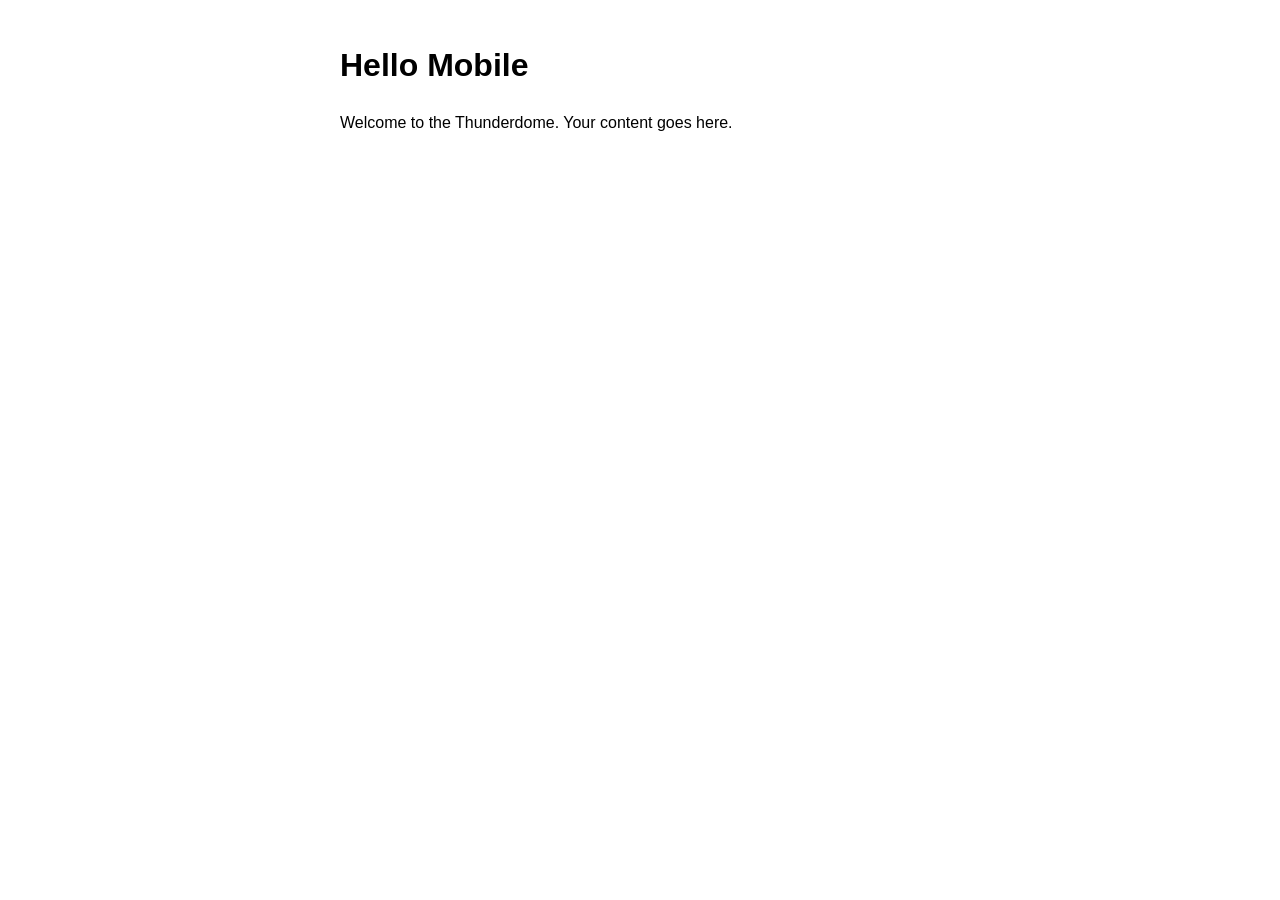
<file: index.html>
<!DOCTYPE html>
<html lang="en">
<head>
    <meta charset="UTF-8">
    <meta name="viewport" content="width=device-width, initial-scale=1.0">
    <title>Mobile Responsive Starter</title>
    <style>
        body {
            font-family: Arial, sans-serif;
            margin: 0;
            padding: 20px;
            line-height: 1.5;
        }
        .container {
            max-width: 600px;
            margin: auto;
        }
    </style>
</head>
<body>
    <div class="container">
        <h1>Hello Mobile</h1>
        <p>Welcome to the Thunderdome. Your content goes here.</p>
    </div>
</body>
</html>
</file>
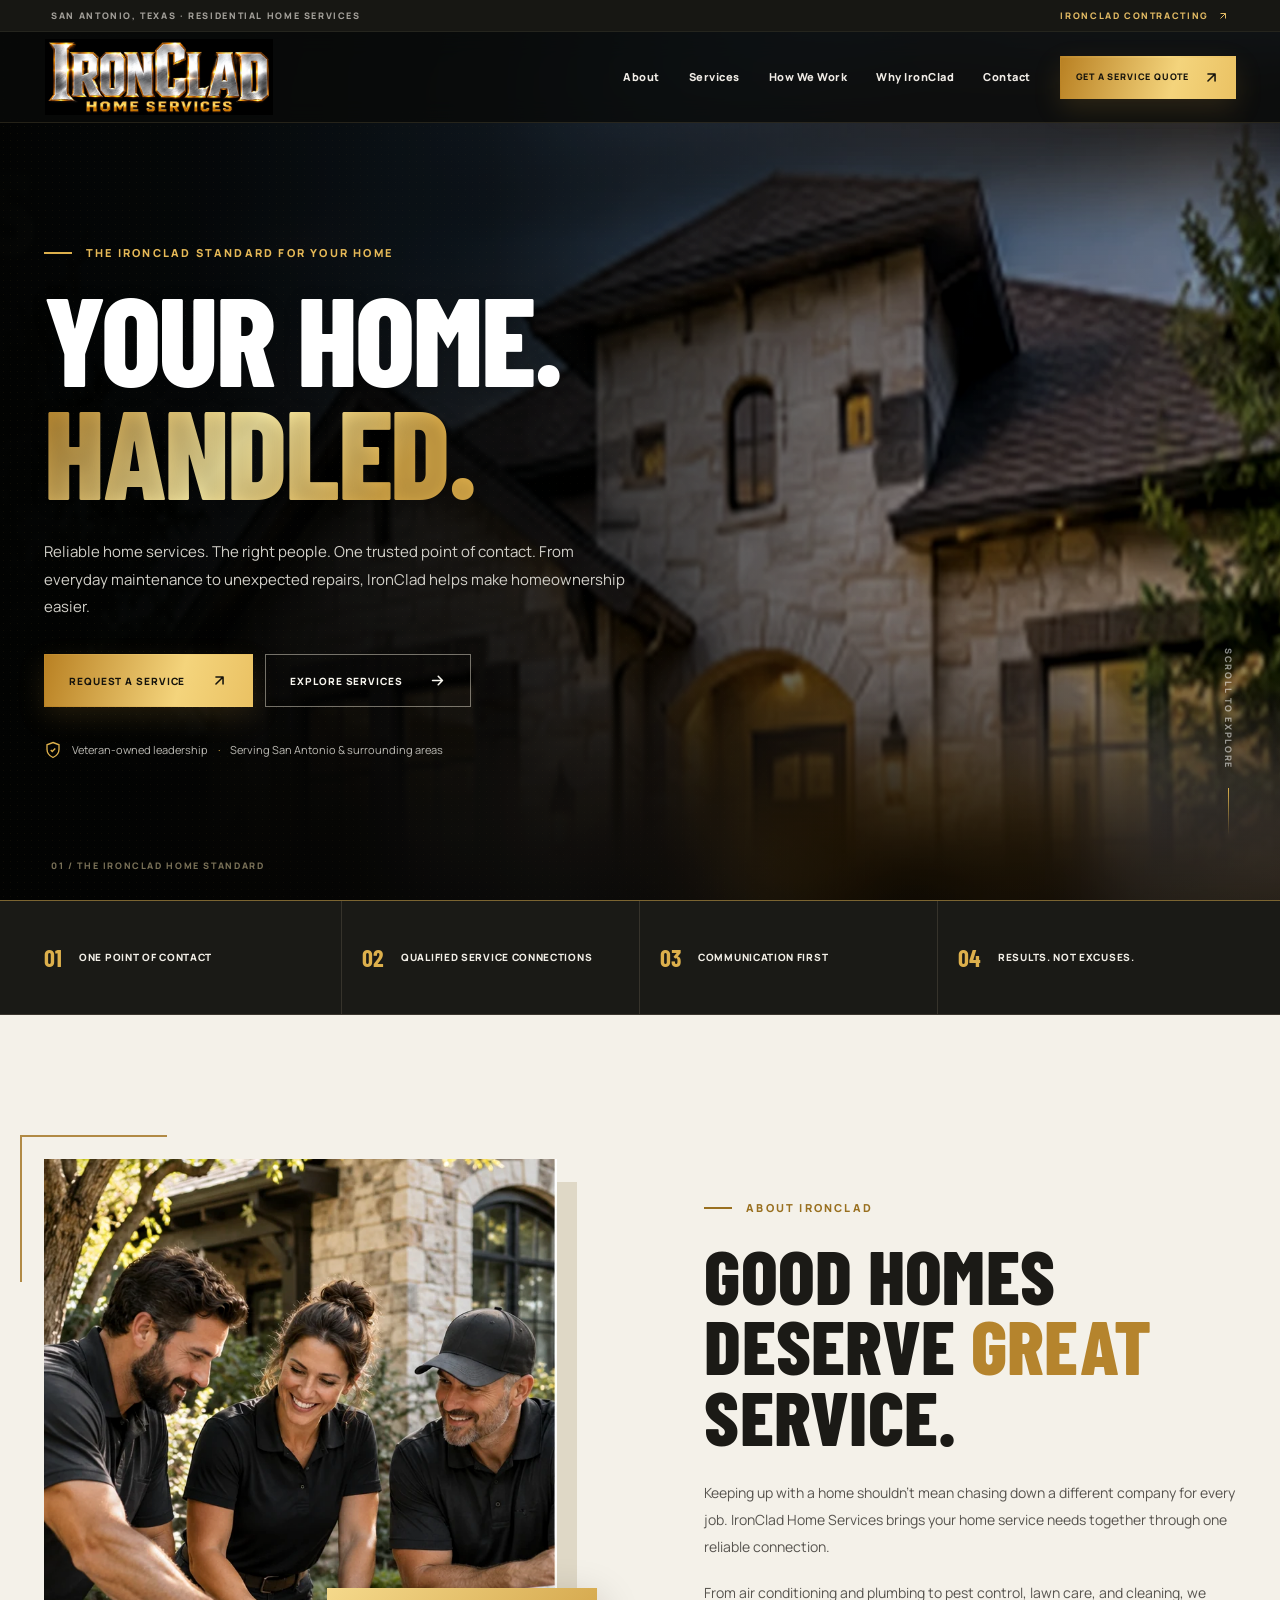
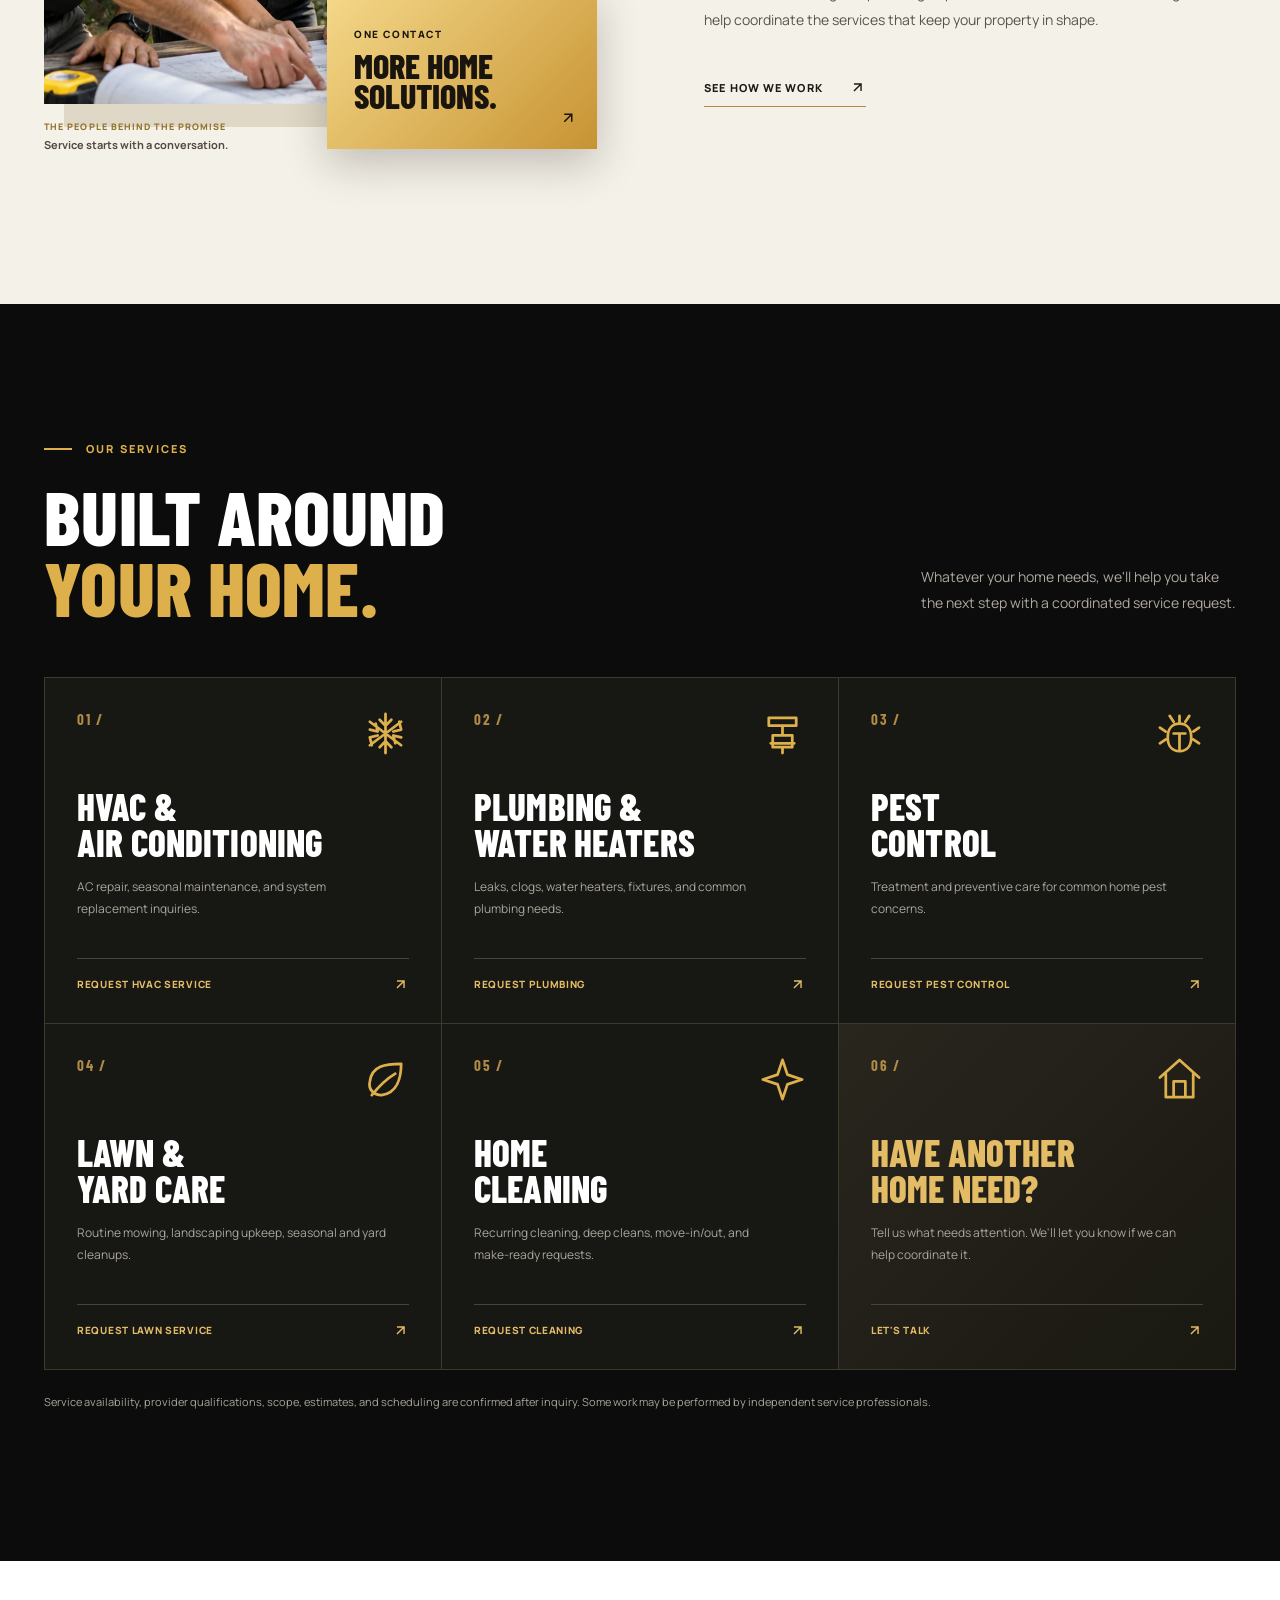
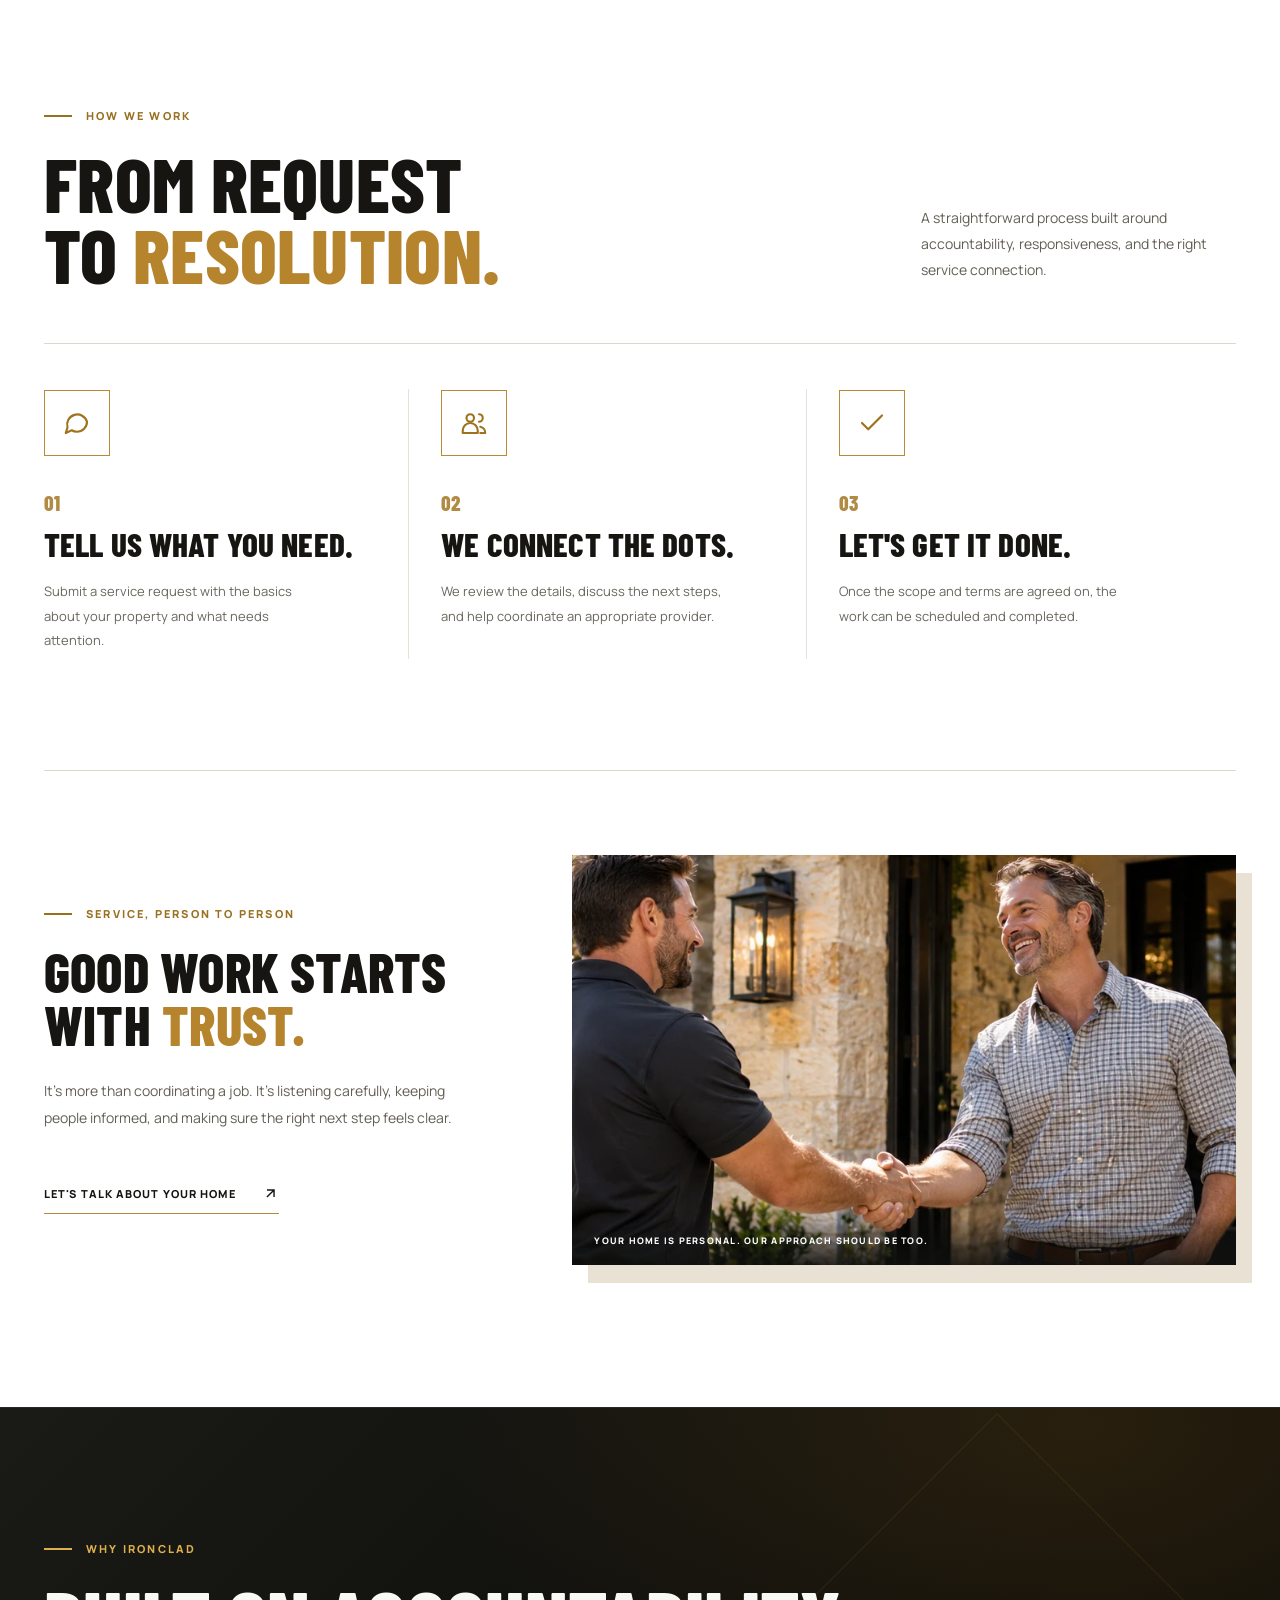
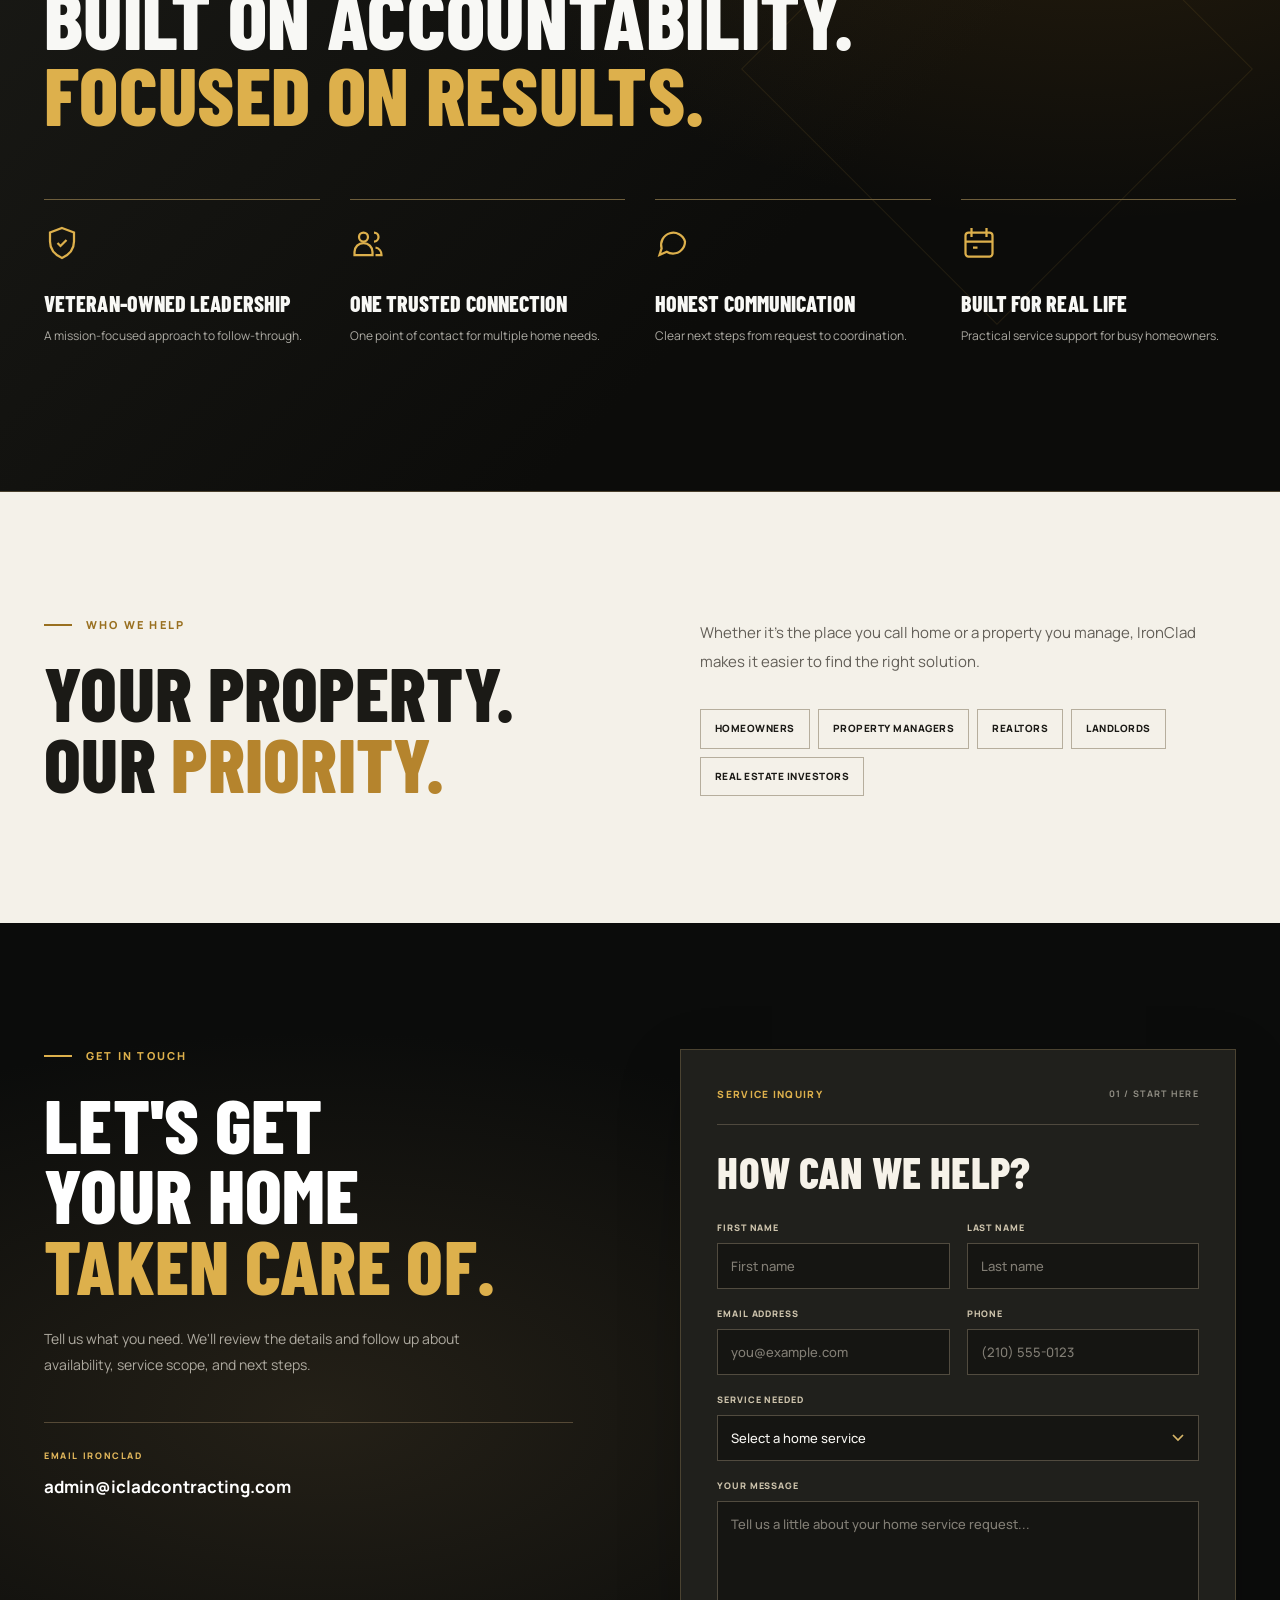
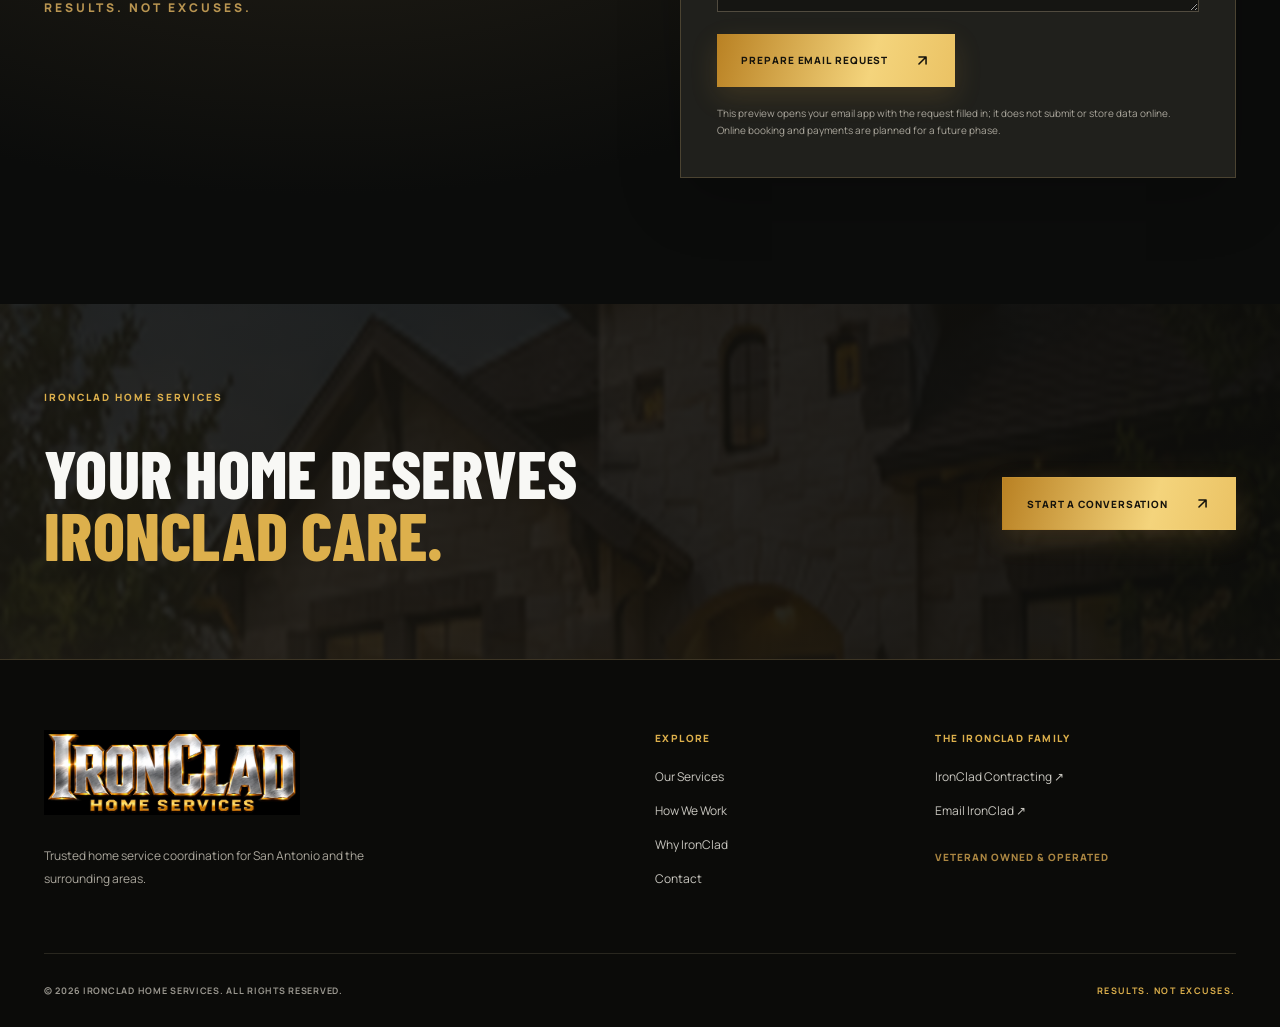
<file: IronClad-Home-Services/index.html>
<!DOCTYPE html>

<html lang="en">
<head>
<meta charset="utf-8"/><meta content="width=device-width,initial-scale=1" name="viewport"/>
<meta content="#0b0b0a" name="theme-color"/><meta content="IronClad Home Services coordinates HVAC, plumbing, pest control, lawn care, and home cleaning requests in the San Antonio area." name="description"/>
<title>IronClad Home Services | Trusted Home Care in San Antonio</title>
<link href="assets/favicon.png" rel="icon" type="image/png"/>
<link href="https://fonts.googleapis.com" rel="preconnect"/><link crossorigin="" href="https://fonts.gstatic.com" rel="preconnect"/>
<link href="https://fonts.googleapis.com/css2?family=Barlow+Condensed:wght@500;600;700;800;900&amp;family=Manrope:wght@400;500;600;700;800&amp;display=swap" rel="stylesheet"/>
<link href="styles.css" rel="stylesheet"/><script defer="" src="script.js"></script>
<link as="image" as_="image" href="assets/hero-home.webp" rel="preload"/></head>
<body>
<svg aria-hidden="true" class="svg-sprite" xmlns="http://www.w3.org/2000/svg">
<symbol id="ic-arrow" viewbox="0 0 24 24"><path d="M5 12h14m-6-6 6 6-6 6"></path></symbol>
<symbol id="ic-arrow-up" viewbox="0 0 24 24"><path d="M7 17 17 7M7 7h10v10"></path></symbol>
<symbol id="ic-shield" viewbox="0 0 24 24"><path d="M12 2 20 5v6c0 5-2.5 8.5-8 11-5.5-2.5-8-6-8-11V5l8-3Z"></path><path d="m9 12 2 2 4-4"></path></symbol>
<symbol id="ic-snow" viewbox="0 0 24 24"><path d="M12 2v20M4 6l16 12M20 6 4 18M9 5l3 3 3-3M9 19l3-3 3 3M4 10l4 1-1-4M20 14l-4-1 1 4M8 13l-4 1 1 4M16 11l4-1-1-4"></path></symbol>
<symbol id="ic-water" viewbox="0 0 24 24"><path d="M5 4h14v4H5zM12 8v5M6 17h12M7 13h10v6H7zM12 19v3"></path></symbol>
<symbol id="ic-bug" viewbox="0 0 24 24"><path d="M9 6 7 3m8 3 2-3M12 7c-4 0-6 3-6 7s2 7 6 7 6-3 6-7-2-7-6-7ZM12 7V3M5 11 2 9m3 6-3 2m17-6 3-2m-3 6 3 2M9 12h6M12 12v9"></path></symbol>
<symbol id="ic-leaf" viewbox="0 0 24 24"><path d="M20 4C12 4 5 5 4 13c-1 4 2 7 6 7 8-1 10-9 10-16ZM5 20c4-5 7-8 12-11"></path></symbol>
<symbol id="ic-sparkle" viewbox="0 0 24 24"><path d="m12 2 2.5 7.5L22 12l-7.5 2.5L12 22l-2.5-7.5L2 12l7.5-2.5L12 2Z"></path></symbol>
<symbol id="ic-home" viewbox="0 0 24 24"><path d="m2 11 10-9 10 9M5 9v12h14V9M9 21v-8h6v8"></path></symbol>
<symbol id="ic-chat" viewbox="0 0 24 24"><path d="M20 11a8 8 0 0 1-8 8c-1.6 0-3-.4-4.2-1.2L3 20l1.4-4.4A8 8 0 1 1 20 11Z"></path></symbol>
<symbol id="ic-users" viewbox="0 0 24 24"><circle cx="9" cy="8" r="3"></circle><path d="M3 20v-2a6 6 0 0 1 12 0v2H3Zm13-15a3 3 0 0 1 0 6m1 4a5 5 0 0 1 4 5h-4"></path></symbol>
<symbol id="ic-check" viewbox="0 0 24 24"><path d="m4 12 5 5L20 6"></path></symbol>
<symbol id="ic-calendar" viewbox="0 0 24 24"><rect height="16" rx="2" width="18" x="3" y="5"></rect><path d="M7 2v6m10-6v6M3 11h18m-13 4h3"></path></symbol>
</svg>
<a class="skip-link" href="#main">Skip to content</a>
<div class="site-topline"><span>SAN ANTONIO, TEXAS · RESIDENTIAL HOME SERVICES</span><a href="https://icladcontracting.com/" rel="noopener" target="_blank">IRONCLAD CONTRACTING <svg><use href="#ic-arrow-up"></use></svg></a></div>
<header class="site-header" id="site-header">
<div class="shell nav-inner">
<a aria-label="IronClad Home Services home" class="brand" href="#top"><img alt="IronClad Home Services" decoding="async" height="433" src="assets/ironclad-home-services-logo.webp" width="1300"/></a>
<button aria-controls="main-nav" aria-expanded="false" aria-label="Open menu" class="nav-toggle" type="button"><i></i><i></i><i></i></button>
<nav aria-label="Main navigation" class="nav" id="main-nav">
<a href="#about">About</a><a href="#services">Services</a><a href="#process">How We Work</a><a href="#why">Why IronClad</a><a href="#contact">Contact</a>
<a class="btn btn-gold nav-cta" href="#contact">GET A SERVICE QUOTE <svg><use href="#ic-arrow-up"></use></svg></a>
</nav>
</div>
</header>
<main id="main">
<section class="hero" id="top">
<div aria-hidden="true" class="hero-photo"></div><div aria-hidden="true" class="hero-noise"></div>
<div class="shell hero-content">
<div class="hero-copy">
<div class="eyebrow reveal"><span class="dash"></span> THE IRONCLAD STANDARD FOR YOUR HOME</div>
<h1 class="reveal delay-1">YOUR HOME.<br/><span>HANDLED.</span></h1>
<p class="hero-lead reveal delay-2">Reliable home services. The right people. One trusted point of contact. From everyday maintenance to unexpected repairs, IronClad helps make homeownership easier.</p>
<div class="hero-buttons reveal delay-3"><a class="btn btn-gold" href="#contact">REQUEST A SERVICE <svg><use href="#ic-arrow-up"></use></svg></a><a class="btn btn-ghost" href="#services">EXPLORE SERVICES <svg><use href="#ic-arrow"></use></svg></a></div>
<p class="hero-foot reveal delay-3"><svg><use href="#ic-shield"></use></svg> Veteran-owned leadership <span>·</span> Serving San Antonio &amp; surrounding areas</p>
</div>
<a class="scroll-indicator" href="#about"><span>SCROLL TO EXPLORE</span><i></i></a>
</div>
<div class="hero-index">01 / THE IRONCLAD HOME STANDARD</div>
</section>
<section aria-label="What makes IronClad different" class="value-strip"><div class="shell strip-grid"><div><b>01</b><span>ONE POINT OF CONTACT</span></div><div><b>02</b><span>QUALIFIED SERVICE CONNECTIONS</span></div><div><b>03</b><span>COMMUNICATION FIRST</span></div><div><b>04</b><span>RESULTS. NOT EXCUSES.</span></div></div></section>
<section class="section section-cream" id="about">
<div class="shell about-grid">
<div class="about-visual reveal"><div aria-label="Three service professionals collaborating on a home project" class="about-img" role="img"></div><div class="about-float"><span>ONE CONTACT</span><strong>MORE HOME<br/>SOLUTIONS.</strong><svg><use href="#ic-arrow-up"></use></svg></div><div class="photo-note"><span>THE PEOPLE BEHIND THE PROMISE</span><b>Service starts with a conversation.</b></div></div>
<div class="about-copy reveal delay-1"><p class="kicker dark-kicker"><span class="dash"></span> ABOUT IRONCLAD</p><h2>GOOD HOMES<br/>DESERVE <em>GREAT</em><br/>SERVICE.</h2><p>Keeping up with a home shouldn't mean chasing down a different company for every job. IronClad Home Services brings your home service needs together through one reliable connection.</p><p>From air conditioning and plumbing to pest control, lawn care, and cleaning, we help coordinate the services that keep your property in shape.</p><a class="underlined-link" href="#process">SEE HOW WE WORK <svg><use href="#ic-arrow-up"></use></svg></a></div>
</div>
</section>
<section class="section section-dark" id="services">
<div class="shell">
<div class="section-head reveal"><div><p class="kicker"><span class="dash"></span> OUR SERVICES</p><h2>BUILT AROUND<br/><em>YOUR HOME.</em></h2></div><p>Whatever your home needs, we'll help you take the next step with a coordinated service request.</p></div>
<div class="services-grid">
<article class="service-tile reveal"><div class="tile-top"><span class="tile-no">01 /</span><svg class="tile-icon"><use href="#ic-snow"></use></svg></div><h3>HVAC &amp;<br/>AIR CONDITIONING</h3><p>AC repair, seasonal maintenance, and system replacement inquiries.</p><a class="tile-link" data-service="HVAC / Air Conditioning" href="#contact">REQUEST HVAC SERVICE <svg><use href="#ic-arrow-up"></use></svg></a></article>
<article class="service-tile reveal delay-1"><div class="tile-top"><span class="tile-no">02 /</span><svg class="tile-icon"><use href="#ic-water"></use></svg></div><h3>PLUMBING &amp;<br/>WATER HEATERS</h3><p>Leaks, clogs, water heaters, fixtures, and common plumbing needs.</p><a class="tile-link" data-service="Plumbing / Water Heaters" href="#contact">REQUEST PLUMBING <svg><use href="#ic-arrow-up"></use></svg></a></article>
<article class="service-tile reveal delay-2"><div class="tile-top"><span class="tile-no">03 /</span><svg class="tile-icon"><use href="#ic-bug"></use></svg></div><h3>PEST<br/>CONTROL</h3><p>Treatment and preventive care for common home pest concerns.</p><a class="tile-link" data-service="Pest Control" href="#contact">REQUEST PEST CONTROL <svg><use href="#ic-arrow-up"></use></svg></a></article>
<article class="service-tile reveal"><div class="tile-top"><span class="tile-no">04 /</span><svg class="tile-icon"><use href="#ic-leaf"></use></svg></div><h3>LAWN &amp;<br/>YARD CARE</h3><p>Routine mowing, landscaping upkeep, seasonal and yard cleanups.</p><a class="tile-link" data-service="Lawn / Yard Care" href="#contact">REQUEST LAWN SERVICE <svg><use href="#ic-arrow-up"></use></svg></a></article>
<article class="service-tile reveal delay-1"><div class="tile-top"><span class="tile-no">05 /</span><svg class="tile-icon"><use href="#ic-sparkle"></use></svg></div><h3>HOME<br/>CLEANING</h3><p>Recurring cleaning, deep cleans, move-in/out, and make-ready requests.</p><a class="tile-link" data-service="Home Cleaning" href="#contact">REQUEST CLEANING <svg><use href="#ic-arrow-up"></use></svg></a></article>
<article class="service-tile service-cta reveal delay-2"><div class="tile-top"><span class="tile-no">06 /</span><svg class="tile-icon"><use href="#ic-home"></use></svg></div><h3>HAVE ANOTHER<br/>HOME NEED?</h3><p>Tell us what needs attention. We'll let you know if we can help coordinate it.</p><a class="tile-link" data-service="Other Home Service" href="#contact">LET'S TALK <svg><use href="#ic-arrow-up"></use></svg></a></article>
</div><p class="service-disclaimer">Service availability, provider qualifications, scope, estimates, and scheduling are confirmed after inquiry. Some work may be performed by independent service professionals.</p>
</div>
</section>
<section class="section section-white" id="process">
<div class="shell"><div class="section-head reveal"><div><p class="kicker dark-kicker"><span class="dash"></span> HOW WE WORK</p><h2>FROM REQUEST<br/>TO <em>RESOLUTION.</em></h2></div><p>A straightforward process built around accountability, responsiveness, and the right service connection.</p></div>
<div class="steps-grid"><div class="step reveal"><div class="step-icon"><svg><use href="#ic-chat"></use></svg></div><span class="step-n">01</span><h3>TELL US WHAT YOU NEED.</h3><p>Submit a service request with the basics about your property and what needs attention.</p></div><div class="step reveal delay-1"><div class="step-icon"><svg><use href="#ic-users"></use></svg></div><span class="step-n">02</span><h3>WE CONNECT THE DOTS.</h3><p>We review the details, discuss the next steps, and help coordinate an appropriate provider.</p></div><div class="step reveal delay-2"><div class="step-icon"><svg><use href="#ic-check"></use></svg></div><span class="step-n">03</span><h3>LET'S GET IT DONE.</h3><p>Once the scope and terms are agreed on, the work can be scheduled and completed.</p></div></div>

<div class="process-feature">
<div class="process-feature-copy reveal">
<p class="kicker dark-kicker"><span class="dash"></span> SERVICE, PERSON TO PERSON</p>
<h3>GOOD WORK STARTS WITH <em>TRUST.</em></h3>
<p>It's more than coordinating a job. It's listening carefully, keeping people informed, and making sure the right next step feels clear.</p>
<a class="underlined-link" href="#contact">LET'S TALK ABOUT YOUR HOME <svg><use href="#ic-arrow-up"></use></svg></a>
</div>
<figure class="process-feature-image reveal delay-1">
<img alt="Home service professional greeting a homeowner outside a home" height="505" loading="lazy" src="assets/homeowner-handshake.webp" width="1536"/>
<figcaption>YOUR HOME IS PERSONAL. OUR APPROACH SHOULD BE TOO.</figcaption>
</figure>
</div>
</div>
</section>
<section class="statement" id="why"><div class="shell statement-inner"><p class="kicker reveal"><span class="dash"></span> WHY IRONCLAD</p><h2 class="reveal">BUILT ON ACCOUNTABILITY.<br/><em>FOCUSED ON RESULTS.</em></h2><div class="statement-features"><div class="reveal"><svg><use href="#ic-shield"></use></svg><h3>VETERAN-OWNED LEADERSHIP</h3><p>A mission-focused approach to follow-through.</p></div><div class="reveal delay-1"><svg><use href="#ic-users"></use></svg><h3>ONE TRUSTED CONNECTION</h3><p>One point of contact for multiple home needs.</p></div><div class="reveal delay-2"><svg><use href="#ic-chat"></use></svg><h3>HONEST COMMUNICATION</h3><p>Clear next steps from request to coordination.</p></div><div class="reveal delay-3"><svg><use href="#ic-calendar"></use></svg><h3>BUILT FOR REAL LIFE</h3><p>Practical service support for busy homeowners.</p></div></div></div></section>
<section class="audience-section section section-cream"><div class="shell audience-grid"><div class="reveal"><p class="kicker dark-kicker"><span class="dash"></span> WHO WE HELP</p><h2>YOUR PROPERTY.<br/>OUR <em>PRIORITY.</em></h2></div><div class="audience-content reveal delay-1"><p>Whether it's the place you call home or a property you manage, IronClad makes it easier to find the right solution.</p><div class="audience-tags"><span>HOMEOWNERS</span><span>PROPERTY MANAGERS</span><span>REALTORS</span><span>LANDLORDS</span><span>REAL ESTATE INVESTORS</span></div></div></div></section>
<section class="contact-section section section-dark" id="contact"><div class="shell contact-grid"><div class="contact-intro reveal"><p class="kicker"><span class="dash"></span> GET IN TOUCH</p><h2>LET'S GET<br/>YOUR HOME<br/><em>TAKEN CARE OF.</em></h2><p>Tell us what you need. We'll review the details and follow up about availability, service scope, and next steps.</p><div class="contact-email"><span>EMAIL IRONCLAD</span><a href="mailto:admin@icladcontracting.com">admin@icladcontracting.com</a></div><div class="contact-motto">RESULTS. NOT EXCUSES.</div></div>
<div class="form-panel reveal delay-1"><div class="form-top"><span>SERVICE INQUIRY</span><b>01 / START HERE</b></div><h3>HOW CAN WE HELP?</h3><form class="service-form" data-mailto-form=""><div class="fieldrow"><label>FIRST NAME <input autocomplete="given-name" name="first" placeholder="First name" required=""/></label><label>LAST NAME <input autocomplete="family-name" name="last" placeholder="Last name" required=""/></label></div><div class="fieldrow"><label>EMAIL ADDRESS <input autocomplete="email" name="email" placeholder="you@example.com" required="" type="email"/></label><label>PHONE <input autocomplete="tel" name="phone" placeholder="(210) 555-0123" type="tel"/></label></div><label>SERVICE NEEDED <select name="service" required=""><option value="">Select a home service</option><option>HVAC / Air Conditioning</option><option>Plumbing / Water Heaters</option><option>Pest Control</option><option>Lawn / Yard Care</option><option>Home Cleaning</option><option>Other Home Service</option></select></label><label>YOUR MESSAGE <textarea name="message" placeholder="Tell us a little about your home service request..." required="" rows="4"></textarea></label><button class="btn btn-gold submit-btn" type="submit">PREPARE EMAIL REQUEST <svg><use href="#ic-arrow-up"></use></svg></button><p class="form-hint">This preview opens your email app with the request filled in; it does not submit or store data online. Online booking and payments are planned for a future phase.</p><div aria-live="polite" class="form-feedback" hidden=""></div></form></div></div></section>
<section class="last-banner"><div class="shell"><strong>IRONCLAD HOME SERVICES</strong><h2>YOUR HOME DESERVES<br/><em>IRONCLAD CARE.</em></h2><a class="btn btn-gold" href="#contact">START A CONVERSATION <svg><use href="#ic-arrow-up"></use></svg></a></div></section>
</main>
<footer class="site-footer"><div class="shell"><div class="footer-main"><div><a class="brand footer-brand" href="#top"><img alt="IronClad Home Services" decoding="async" height="433" src="assets/ironclad-home-services-logo.webp" width="1300"/></a><p>Trusted home service coordination for San Antonio and the surrounding areas.</p></div><div><span class="footer-title">EXPLORE</span><a href="#services">Our Services</a><a href="#process">How We Work</a><a href="#why">Why IronClad</a><a href="#contact">Contact</a></div><div><span class="footer-title">THE IRONCLAD FAMILY</span><a href="https://icladcontracting.com/" rel="noopener" target="_blank">IronClad Contracting ↗</a><a href="mailto:admin@icladcontracting.com">Email IronClad ↗</a><span class="veteran">VETERAN OWNED &amp; OPERATED</span></div></div><div class="footer-bottom"><span>© 2026 IRONCLAD HOME SERVICES. ALL RIGHTS RESERVED.</span><b>RESULTS. NOT EXCUSES.</b></div></div></footer>
</body>
</html>
</file>
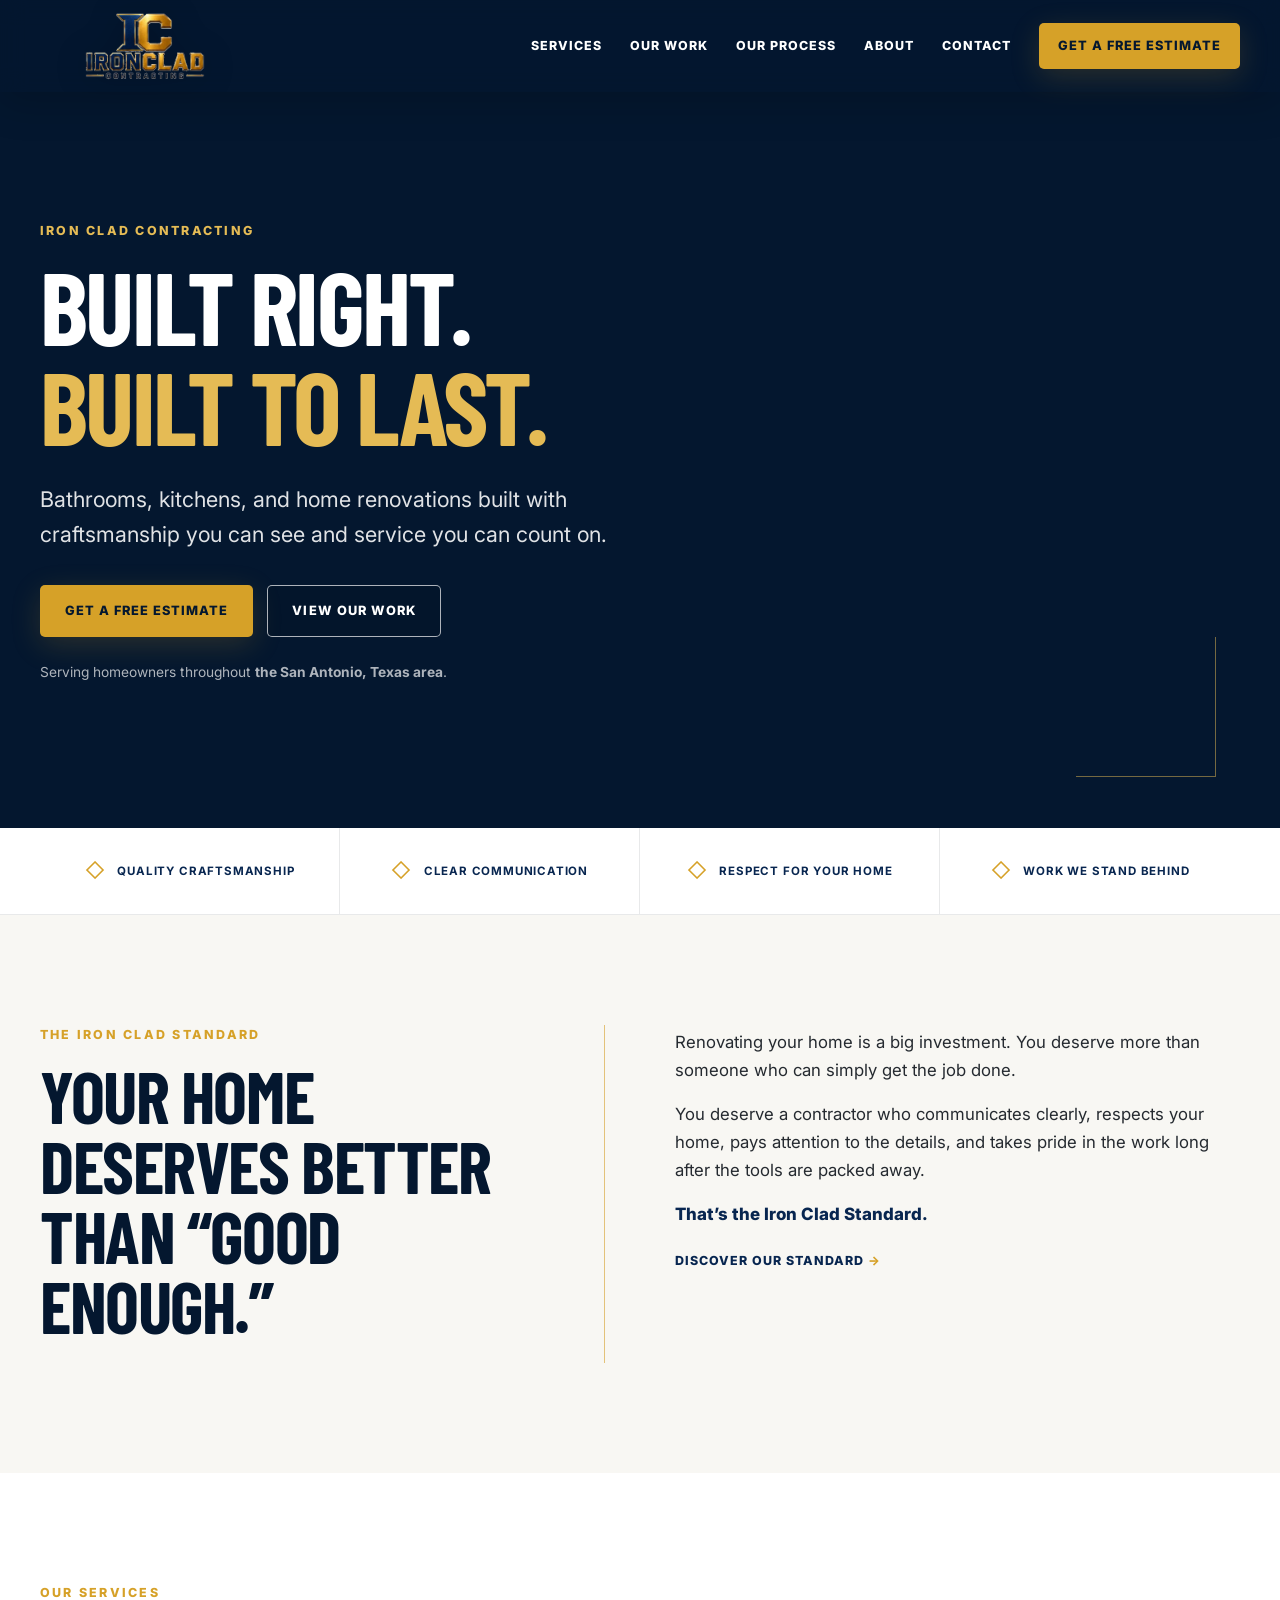
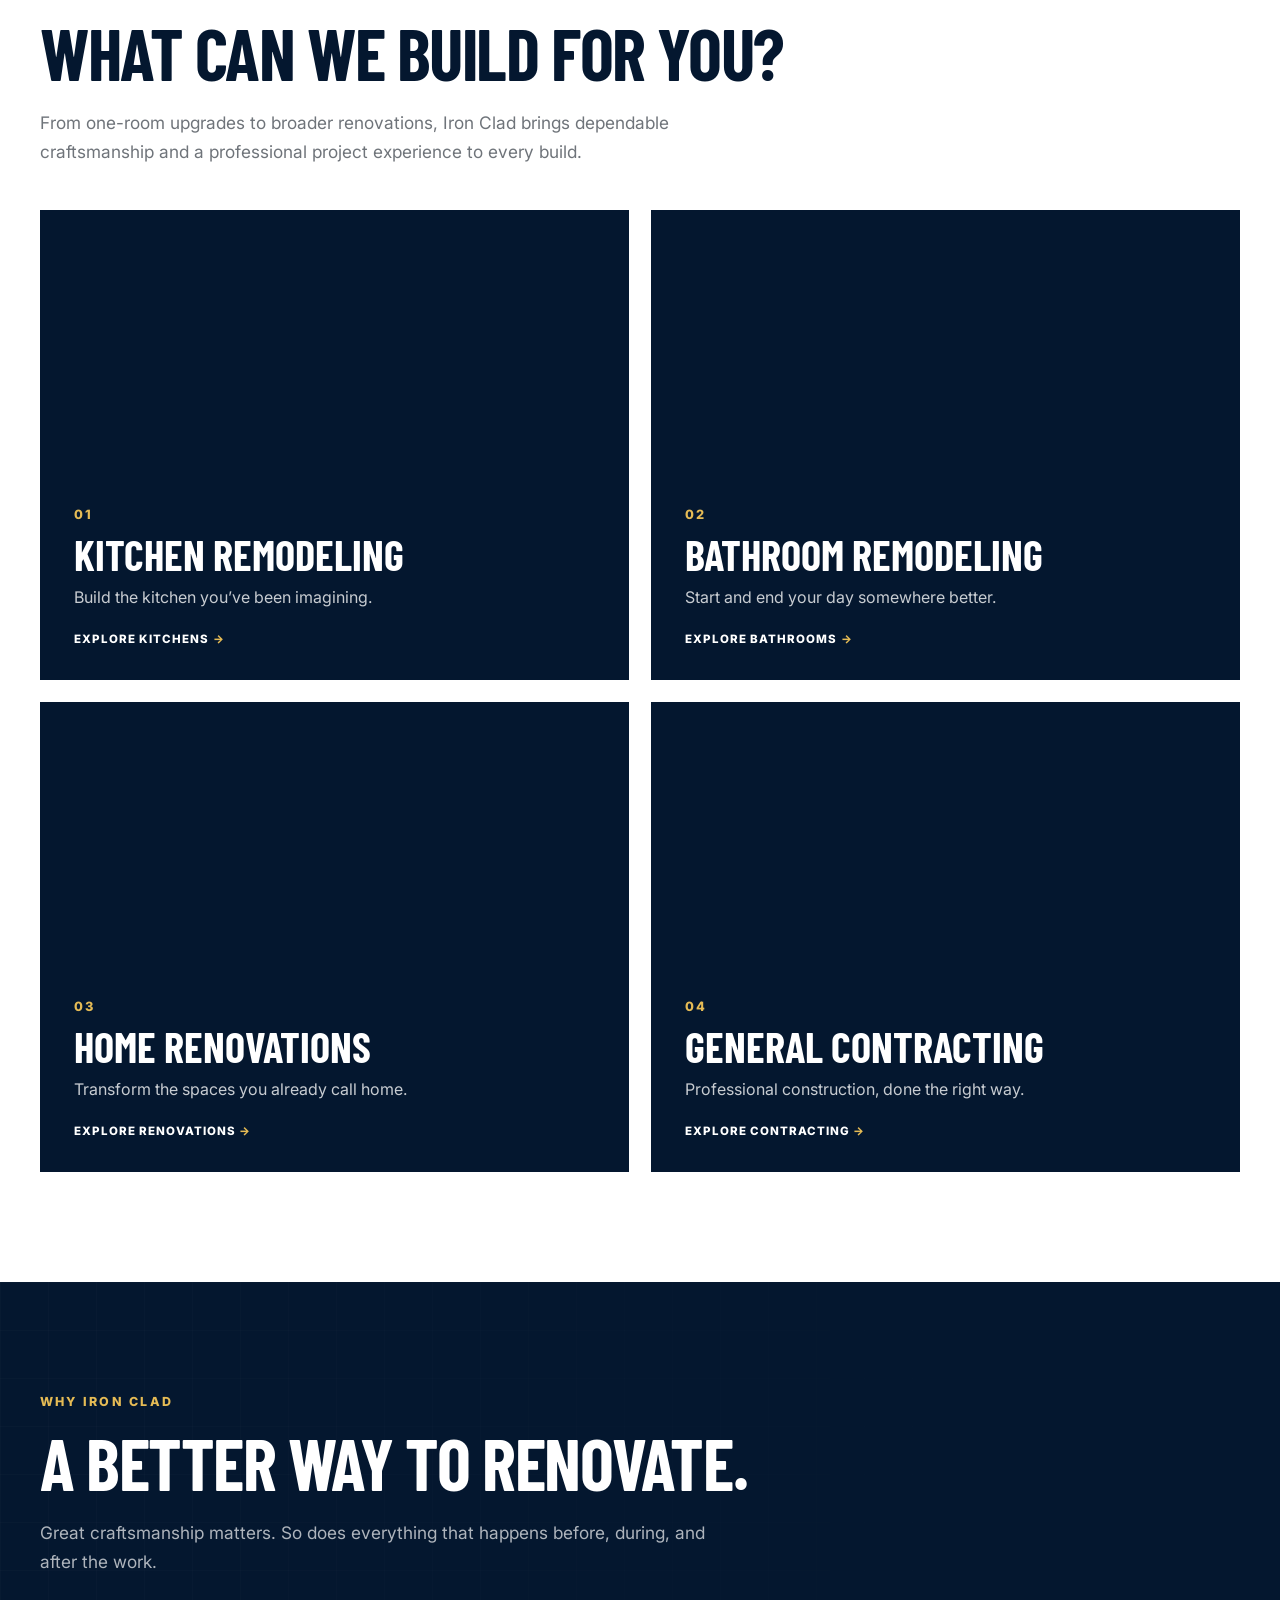
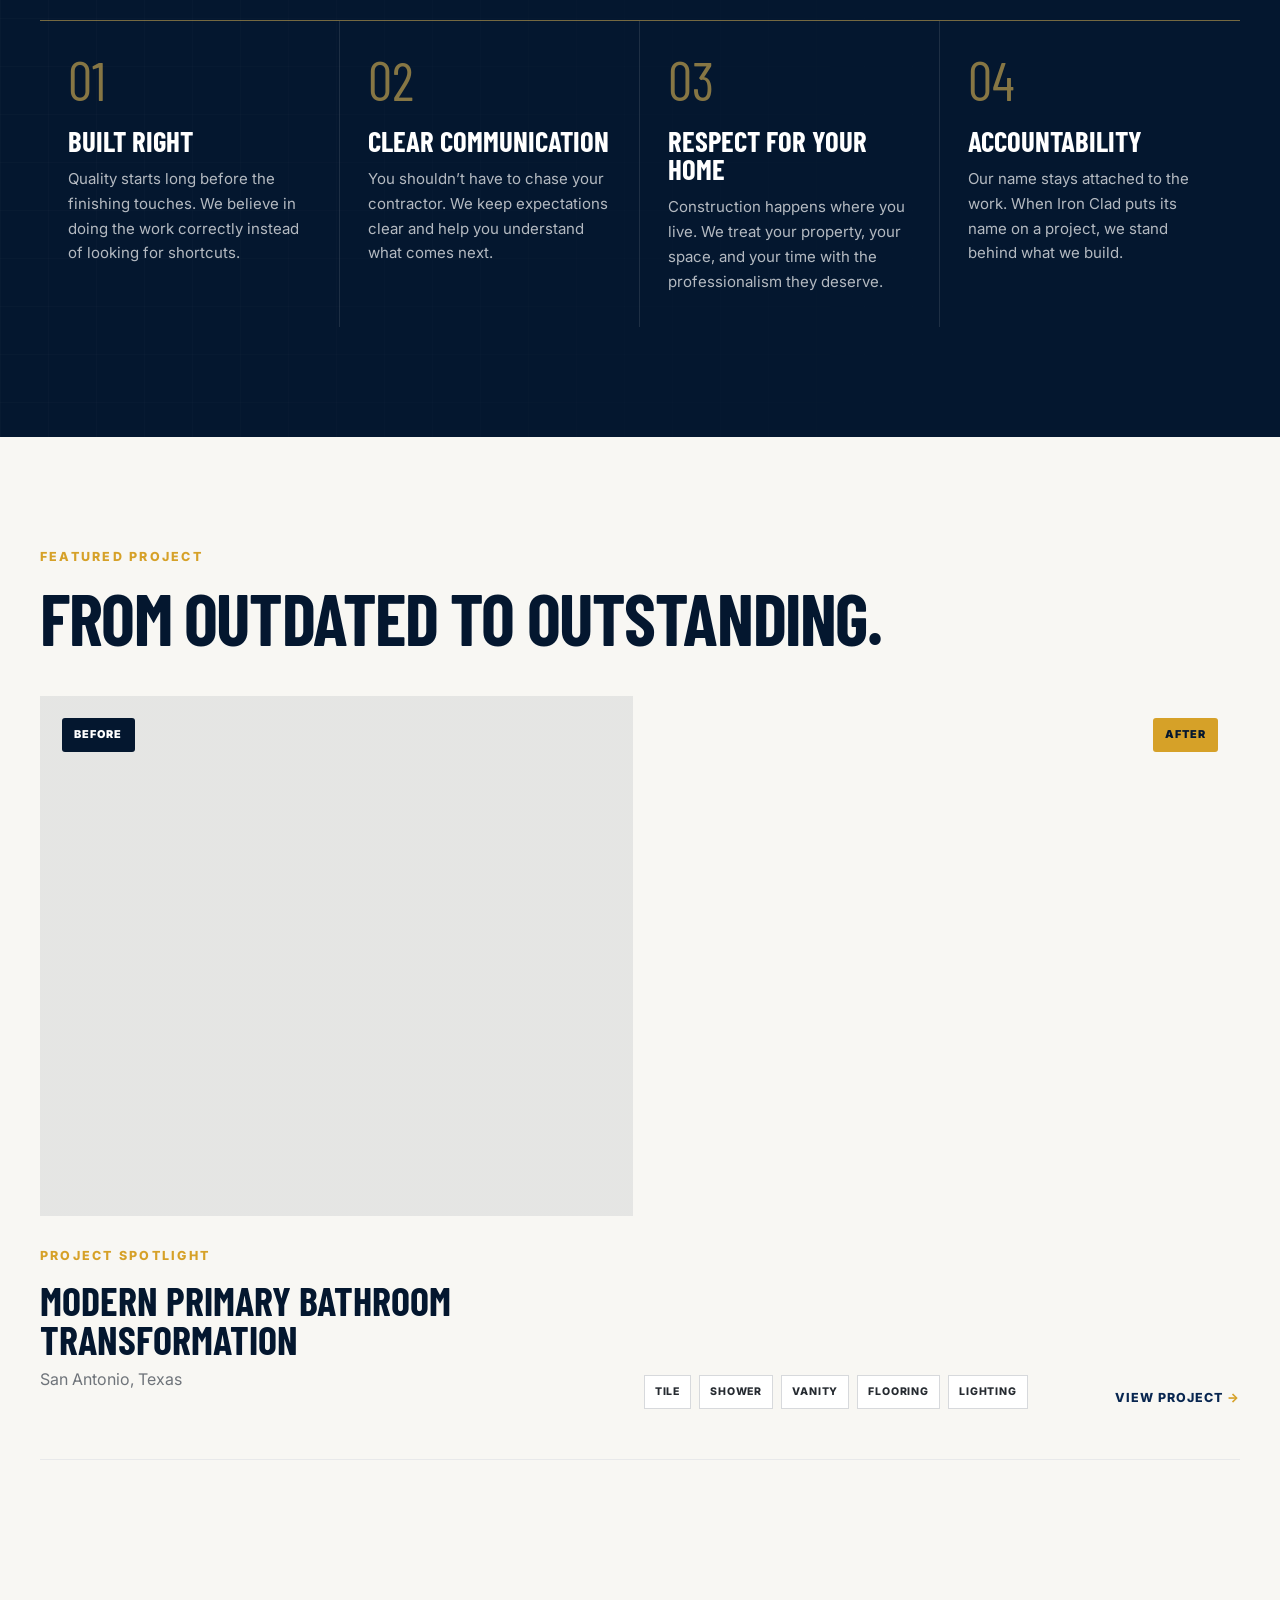
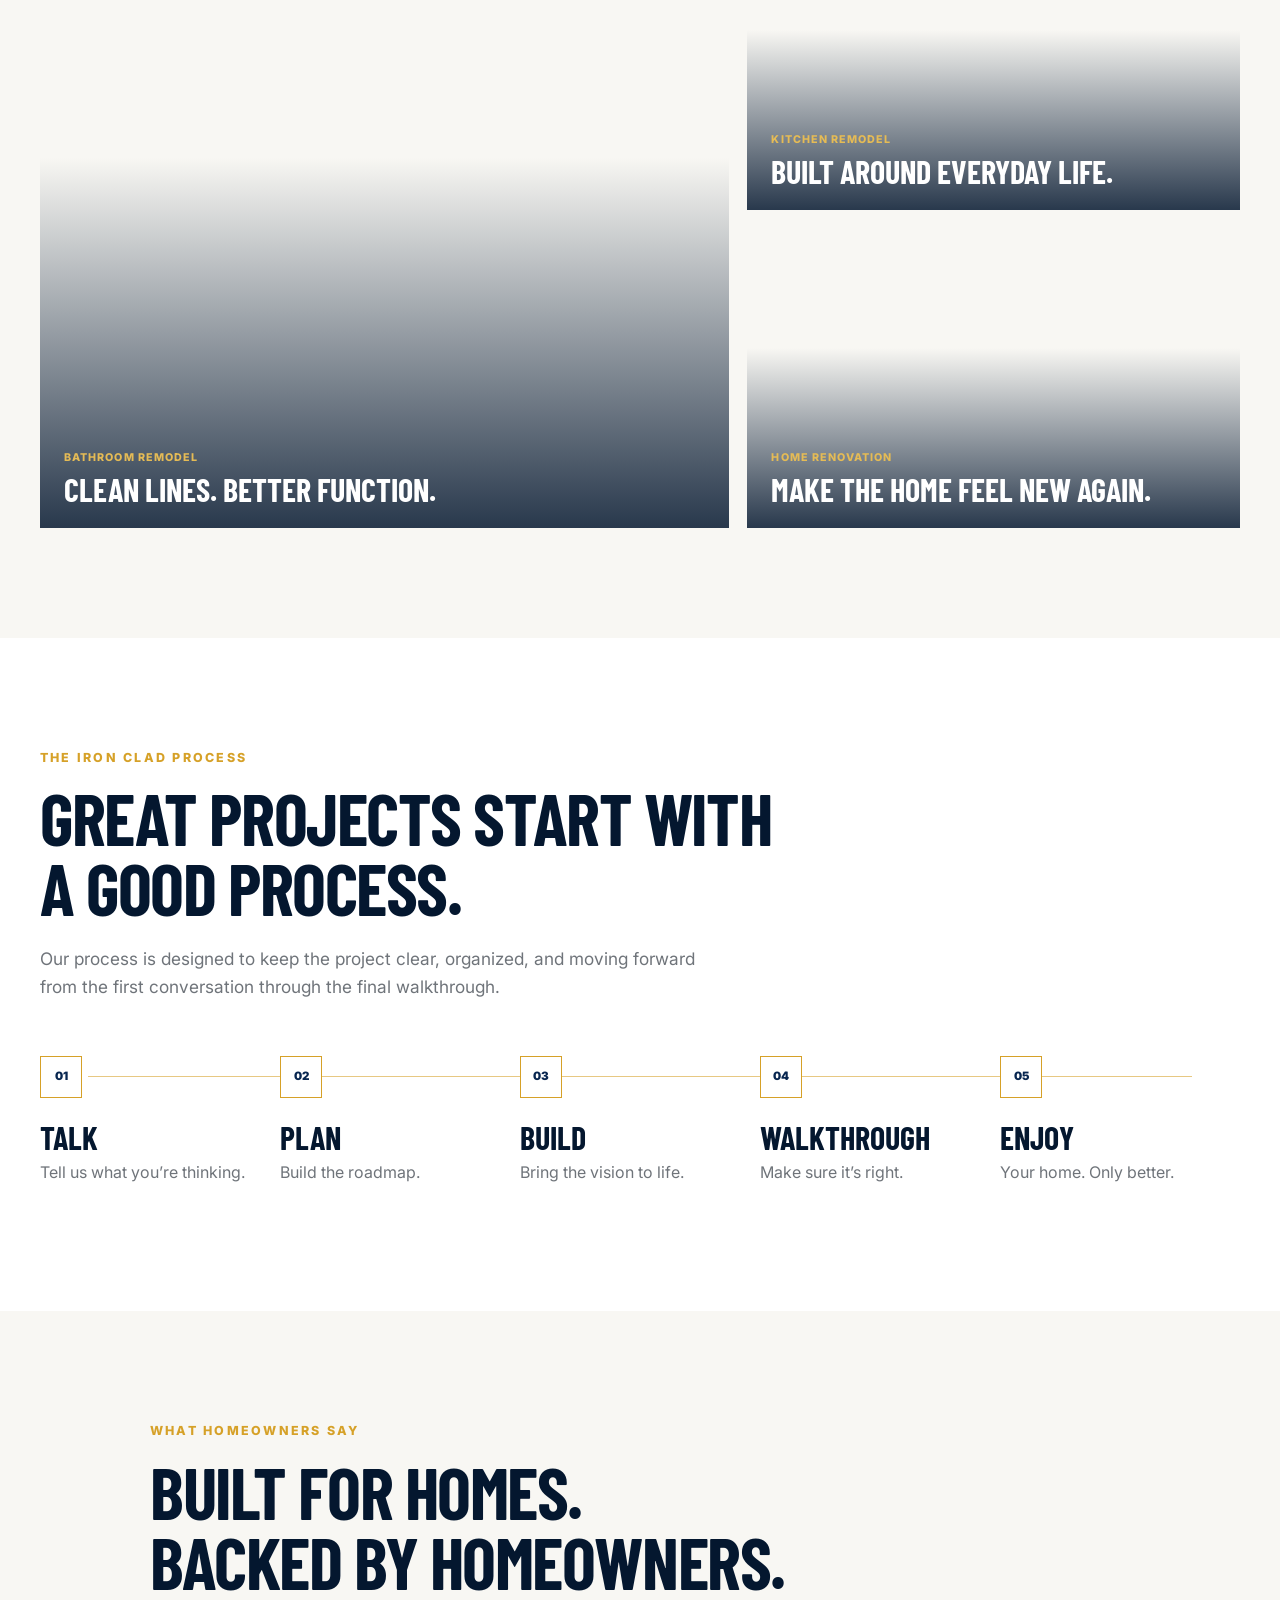
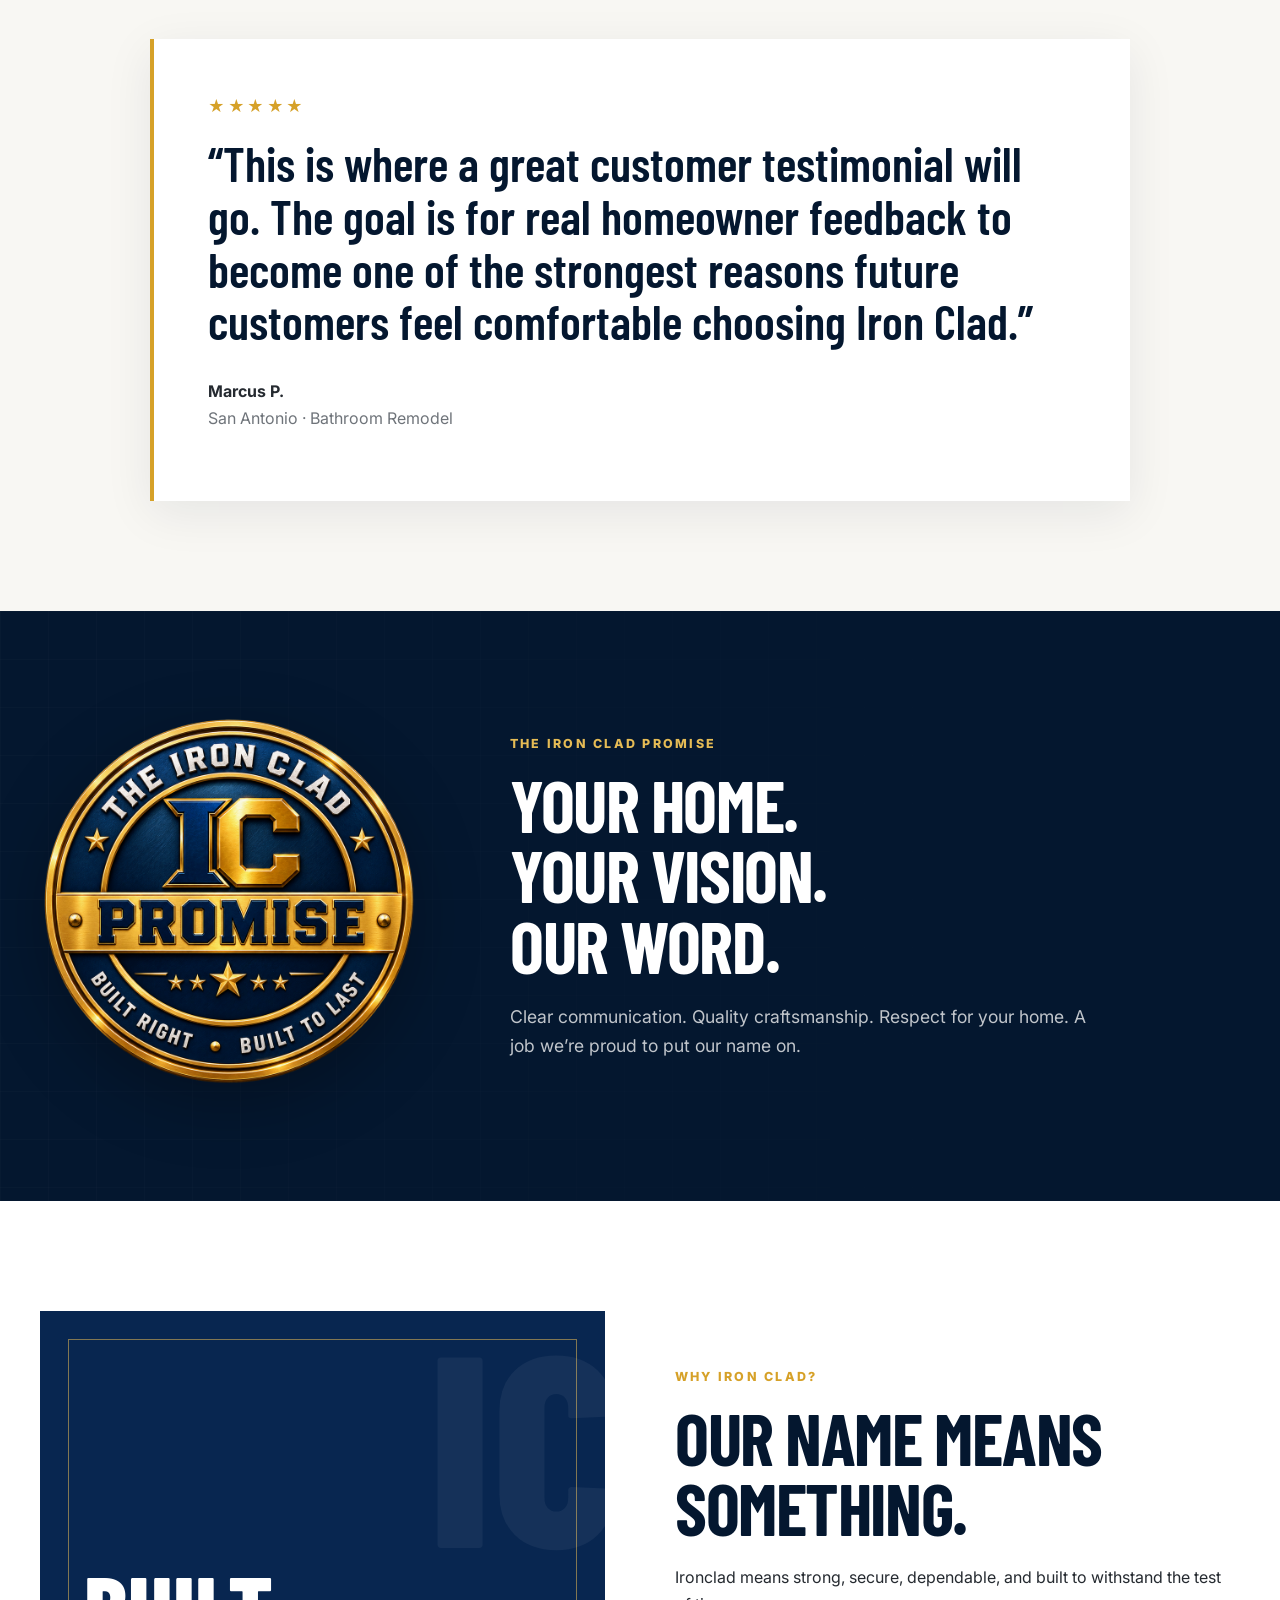
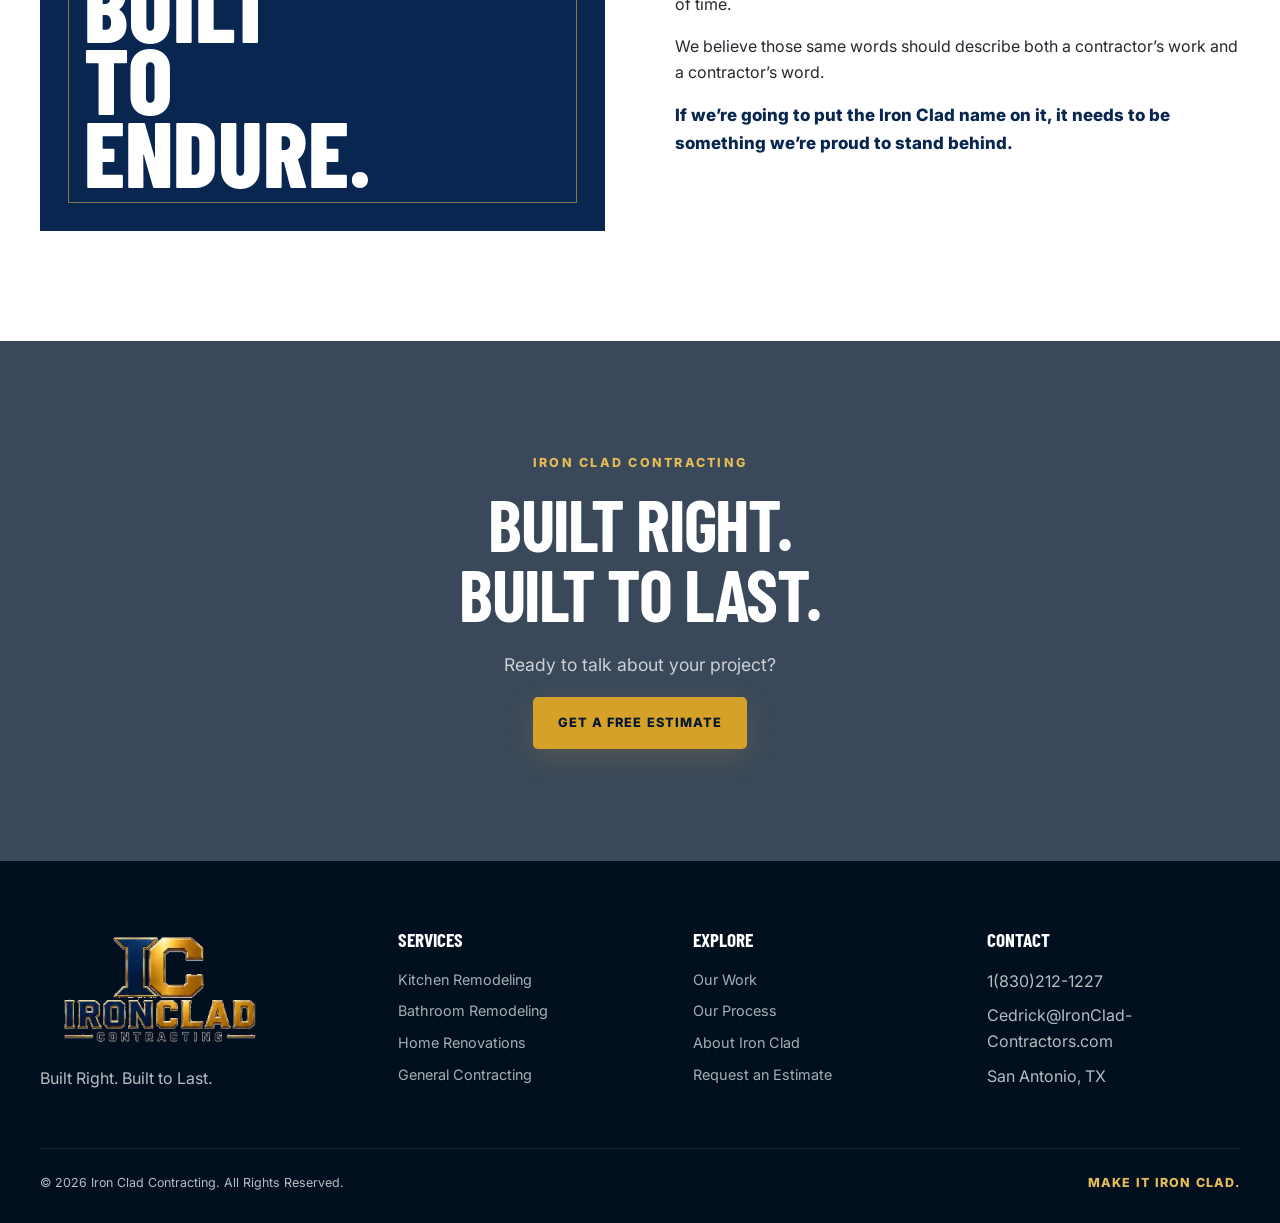
<file: ironclad/index.html>
<!doctype html>
<html lang="en">
<head>
  <meta charset="utf-8" />
  <meta name="viewport" content="width=device-width, initial-scale=1" />
  <meta name="description" content="Iron Clad Contracting — bathrooms, kitchens, home renovations and general contracting. Built Right. Built to Last." />
  <title>Iron Clad Contracting | Built Right. Built to Last.</title>
  <link rel="preconnect" href="https://fonts.googleapis.com">
  <link rel="preconnect" href="https://fonts.gstatic.com" crossorigin>
  <link href="https://fonts.googleapis.com/css2?family=Barlow+Condensed:wght@700;800&family=Inter:wght@400;600;700;800&display=swap" rel="stylesheet">
  <link rel="icon" type="image/png" sizes="32x32" href="assets/ironclad-ic-32.png" />
  <link rel="icon" type="image/png" sizes="64x64" href="assets/ironclad-ic-64.png" />
  <link rel="apple-touch-icon" sizes="192x192" href="assets/ironclad-ic-192.png" />
  <link rel="stylesheet" href="styles.css" />
</head>
<body>
  <a class="skip-link" href="#main">Skip to content</a>

  <header class="site-header" id="siteHeader">
    <div class="container header-inner">
      <a class="brand" href="#top" aria-label="Iron Clad Contracting home">
        <img src="assets/ironclad-logo.png" alt="Iron Clad Contracting" />
      </a>

      <input class="nav-toggle-input" type="checkbox" id="navToggle" aria-label="Toggle navigation" />
      <label class="menu-toggle" for="navToggle" aria-label="Open navigation">
        <span></span><span></span><span></span>
      </label>

      <nav class="main-nav" id="mainNav" aria-label="Primary navigation">
        <a href="#services">Services</a>
        <a href="#work">Our Work</a>
        <a href="#process">Our Process</a>
        <a href="#about">About</a>
        <a href="#contact">Contact</a>
        <a class="button button-gold nav-cta" href="/free-estimate/">Get a Free Estimate</a>
      </nav>
    </div>
  </header>

  <main id="main">
    <section class="hero" id="top">
      <div class="hero-media" aria-hidden="true"></div>
      <div class="hero-overlay" aria-hidden="true"></div>
      <div class="container hero-content">
        <p class="eyebrow light">IRON CLAD CONTRACTING</p>
        <h1>Built Right.<br><span>Built to Last.</span></h1>
        <p class="hero-copy">Bathrooms, kitchens, and home renovations built with craftsmanship you can see and service you can count on.</p>
        <div class="hero-actions">
          <a class="button button-gold" href="/free-estimate/">Get a Free Estimate</a>
          <a class="button button-outline-light" href="#work">View Our Work</a>
        </div>
        <p class="hero-note">Serving homeowners throughout <strong>the San Antonio, Texas area</strong>.</p>
      </div>
      <div class="hero-corner" aria-hidden="true"></div>
    </section>

    <section class="trust-strip" aria-label="The Iron Clad difference">
      <div class="container trust-grid">
        <div class="trust-item"><span class="trust-icon">◇</span><strong>Quality Craftsmanship</strong></div>
        <div class="trust-item"><span class="trust-icon">◇</span><strong>Clear Communication</strong></div>
        <div class="trust-item"><span class="trust-icon">◇</span><strong>Respect for Your Home</strong></div>
        <div class="trust-item"><span class="trust-icon">◇</span><strong>Work We Stand Behind</strong></div>
      </div>
    </section>

    <section class="section intro-section" id="about">
      <div class="container split intro-grid">
        <div>
          <p class="eyebrow">The Iron Clad Standard</p>
          <h2>Your home deserves better than “good enough.”</h2>
        </div>
        <div class="intro-copy">
          <p>Renovating your home is a big investment. You deserve more than someone who can simply get the job done.</p>
          <p>You deserve a contractor who communicates clearly, respects your home, pays attention to the details, and takes pride in the work long after the tools are packed away.</p>
          <p class="statement">That’s the Iron Clad Standard.</p>
          <a class="text-link" href="#standard">Discover our standard <span>→</span></a>
        </div>
      </div>
    </section>

    <section class="section services-section" id="services">
      <div class="container">
        <div class="section-heading">
          <p class="eyebrow">Our Services</p>
          <h2>What can we build for you?</h2>
          <p>From one-room upgrades to broader renovations, Iron Clad brings dependable craftsmanship and a professional project experience to every build.</p>
        </div>

        <div class="service-grid">
          <article class="service-card service-kitchen">
            <div class="service-photo" aria-hidden="true"></div>
            <div class="service-card-overlay"></div>
            <div class="service-card-content">
              <span class="service-number">01</span>
              <h3>Kitchen Remodeling</h3>
              <p>Build the kitchen you’ve been imagining.</p>
              <a href="/free-estimate/">Explore kitchens <span>→</span></a>
            </div>
          </article>

          <article class="service-card service-bath">
            <div class="service-photo" aria-hidden="true"></div>
            <div class="service-card-overlay"></div>
            <div class="service-card-content">
              <span class="service-number">02</span>
              <h3>Bathroom Remodeling</h3>
              <p>Start and end your day somewhere better.</p>
              <a href="/free-estimate/">Explore bathrooms <span>→</span></a>
            </div>
          </article>

          <article class="service-card service-renovation">
            <div class="service-photo" aria-hidden="true"></div>
            <div class="service-card-overlay"></div>
            <div class="service-card-content">
              <span class="service-number">03</span>
              <h3>Home Renovations</h3>
              <p>Transform the spaces you already call home.</p>
              <a href="/free-estimate/">Explore renovations <span>→</span></a>
            </div>
          </article>

          <article class="service-card service-general">
            <div class="service-photo" aria-hidden="true"></div>
            <div class="service-card-overlay"></div>
            <div class="service-card-content">
              <span class="service-number">04</span>
              <h3>General Contracting</h3>
              <p>Professional construction, done the right way.</p>
              <a href="/free-estimate/">Explore contracting <span>→</span></a>
            </div>
          </article>
        </div>
      </div>
    </section>

    <section class="section standard-section" id="standard">
      <div class="blueprint-grid" aria-hidden="true"></div>
      <div class="container">
        <div class="section-heading section-heading-light">
          <p class="eyebrow light">Why Iron Clad</p>
          <h2>A better way to renovate.</h2>
          <p>Great craftsmanship matters. So does everything that happens before, during, and after the work.</p>
        </div>

        <div class="value-grid">
          <article class="value-card">
            <span class="value-number">01</span>
            <h3>Built Right</h3>
            <p>Quality starts long before the finishing touches. We believe in doing the work correctly instead of looking for shortcuts.</p>
          </article>
          <article class="value-card">
            <span class="value-number">02</span>
            <h3>Clear Communication</h3>
            <p>You shouldn’t have to chase your contractor. We keep expectations clear and help you understand what comes next.</p>
          </article>
          <article class="value-card">
            <span class="value-number">03</span>
            <h3>Respect for Your Home</h3>
            <p>Construction happens where you live. We treat your property, your space, and your time with the professionalism they deserve.</p>
          </article>
          <article class="value-card">
            <span class="value-number">04</span>
            <h3>Accountability</h3>
            <p>Our name stays attached to the work. When Iron Clad puts its name on a project, we stand behind what we build.</p>
          </article>
        </div>
      </div>
    </section>

    <section class="section featured-section" id="work">
      <div class="container">
        <div class="section-heading compact-heading">
          <p class="eyebrow">Featured Project</p>
          <h2>From outdated to outstanding.</h2>
        </div>

        <div class="before-after-static" aria-label="Before and after project comparison">
          <div class="ba-static-panel ba-before-static"><span class="ba-label before-label">Before</span></div>
          <div class="ba-static-panel ba-after-static"><span class="ba-label after-label">After</span></div>
        </div>

        <div class="project-summary">
          <div>
            <p class="eyebrow">Project Spotlight</p>
            <h3>Modern Primary Bathroom Transformation</h3>
            <p class="project-location">San Antonio, Texas</p>
          </div>
          <div class="project-tags" aria-label="Project scope">
            <span>Tile</span><span>Shower</span><span>Vanity</span><span>Flooring</span><span>Lighting</span>
          </div>
          <a class="text-link" href="/free-estimate/">View project <span>→</span></a>
        </div>

        <div class="portfolio-grid" aria-label="Portfolio preview">
          <article class="portfolio-card portfolio-a"><div class="portfolio-overlay"><span>Bathroom Remodel</span><h3>Clean Lines. Better Function.</h3></div></article>
          <article class="portfolio-card portfolio-b"><div class="portfolio-overlay"><span>Kitchen Remodel</span><h3>Built Around Everyday Life.</h3></div></article>
          <article class="portfolio-card portfolio-c"><div class="portfolio-overlay"><span>Home Renovation</span><h3>Make the Home Feel New Again.</h3></div></article>
        </div>
      </div>
    </section>

    <section class="section process-section" id="process">
      <div class="container">
        <div class="section-heading">
          <p class="eyebrow">The Iron Clad Process</p>
          <h2>Great projects start with a good process.</h2>
          <p>Our process is designed to keep the project clear, organized, and moving forward from the first conversation through the final walkthrough.</p>
        </div>

        <div class="process-timeline">
          <article class="process-step"><span>01</span><h3>Talk</h3><p>Tell us what you’re thinking.</p></article>
          <article class="process-step"><span>02</span><h3>Plan</h3><p>Build the roadmap.</p></article>
          <article class="process-step"><span>03</span><h3>Build</h3><p>Bring the vision to life.</p></article>
          <article class="process-step"><span>04</span><h3>Walkthrough</h3><p>Make sure it’s right.</p></article>
          <article class="process-step"><span>05</span><h3>Enjoy</h3><p>Your home. Only better.</p></article>
        </div>
      </div>
    </section>

    <section class="section testimonial-section">
      <div class="container testimonial-wrap">
        <p class="eyebrow">What Homeowners Say</p>
        <h2>Built for homes.<br>Backed by homeowners.</h2>
        <div class="testimonial-card">
          <div class="stars" aria-label="5 out of 5 stars">★★★★★</div>
          <blockquote>“This is where a great customer testimonial will go. The goal is for real homeowner feedback to become one of the strongest reasons future customers feel comfortable choosing Iron Clad.”</blockquote>
          <p><strong>Marcus P.</strong><br><span>San Antonio · Bathroom Remodel</span></p>
        </div>
      </div>
    </section>

    <section class="promise-section">
      <div class="blueprint-grid" aria-hidden="true"></div>
      <div class="container promise-wrap">
        <div class="promise-badge-art">
          <img src="assets/ironclad-promise-badge.png" alt="Iron Clad Promise — Built Right, Built to Last" loading="lazy" />
        </div>
        <div class="promise-copy">
          <p class="eyebrow light">The Iron Clad Promise</p>
          <h2>Your home.<br>Your vision.<br>Our word.</h2>
          <p>Clear communication. Quality craftsmanship. Respect for your home. A job we’re proud to put our name on.</p>
        </div>
      </div>
    </section>

    <section class="section why-name-section">
      <div class="container split why-name-grid">
        <div class="why-name-visual" aria-hidden="true">
          <div class="frame-line"></div>
          <span>BUILT<br>TO<br>ENDURE.</span>
        </div>
        <div>
          <p class="eyebrow">Why Iron Clad?</p>
          <h2>Our name means something.</h2>
          <p>Ironclad means strong, secure, dependable, and built to withstand the test of time.</p>
          <p>We believe those same words should describe both a contractor’s work and a contractor’s word.</p>
          <p class="statement">If we’re going to put the Iron Clad name on it, it needs to be something we’re proud to stand behind.</p>
        </div>
      </div>
    </section>

    <section class="final-cta" id="contact">
      <div class="container final-cta-content">
        <p class="eyebrow light">Iron Clad Contracting</p>
        <h2>Built Right.<br>Built to Last.</h2>
        <p>Ready to talk about your project?</p>
        <a class="button button-gold" href="/free-estimate/">Get a Free Estimate</a>
      </div>
    </section>
  </main>

  <footer class="site-footer">
    <div class="container footer-grid">
      <div class="footer-brand">
        <img src="assets/ironclad-logo.png" alt="Iron Clad Contracting" />
        <p>Built Right. Built to Last.</p>
      </div>
      <div><h3>Services</h3><a href="#services">Kitchen Remodeling</a><a href="#services">Bathroom Remodeling</a><a href="#services">Home Renovations</a><a href="#services">General Contracting</a></div>
      <div><h3>Explore</h3><a href="#work">Our Work</a><a href="#process">Our Process</a><a href="#about">About Iron Clad</a><a href="/free-estimate/">Request an Estimate</a></div>
      <div><h3>Contact</h3><p>1(830)212-1227</p><p>Cedrick@IronClad-Contractors.com</p><p>San Antonio, TX</p></div>
    </div>
    <div class="container footer-bottom"><span>© 2026 Iron Clad Contracting. All Rights Reserved.</span><span>Make it Iron Clad.</span></div>
  </footer>

  <div class="mobile-action-bar" aria-label="Quick actions">
    <a href="tel:+18302121227">Call</a>
    <a href="/free-estimate/">Free Estimate</a>
  </div>

</body>
</html>
</file>
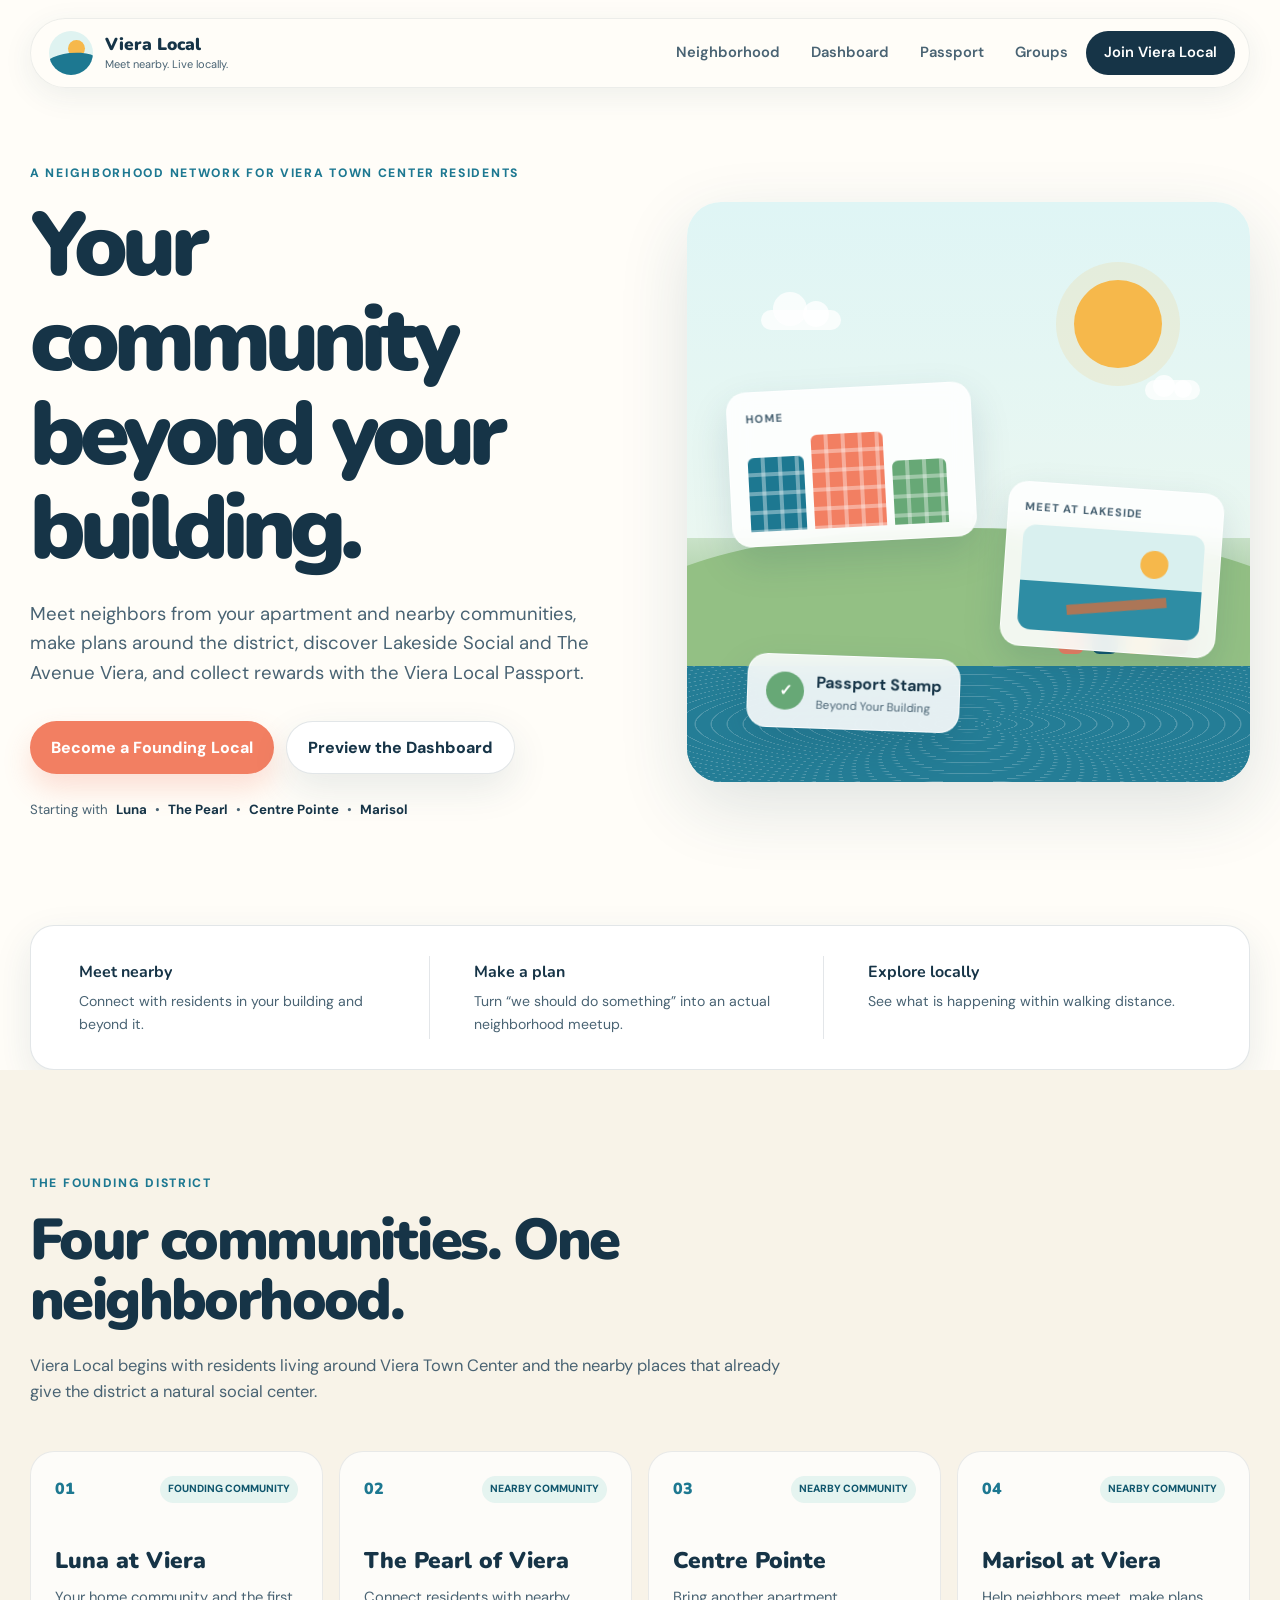
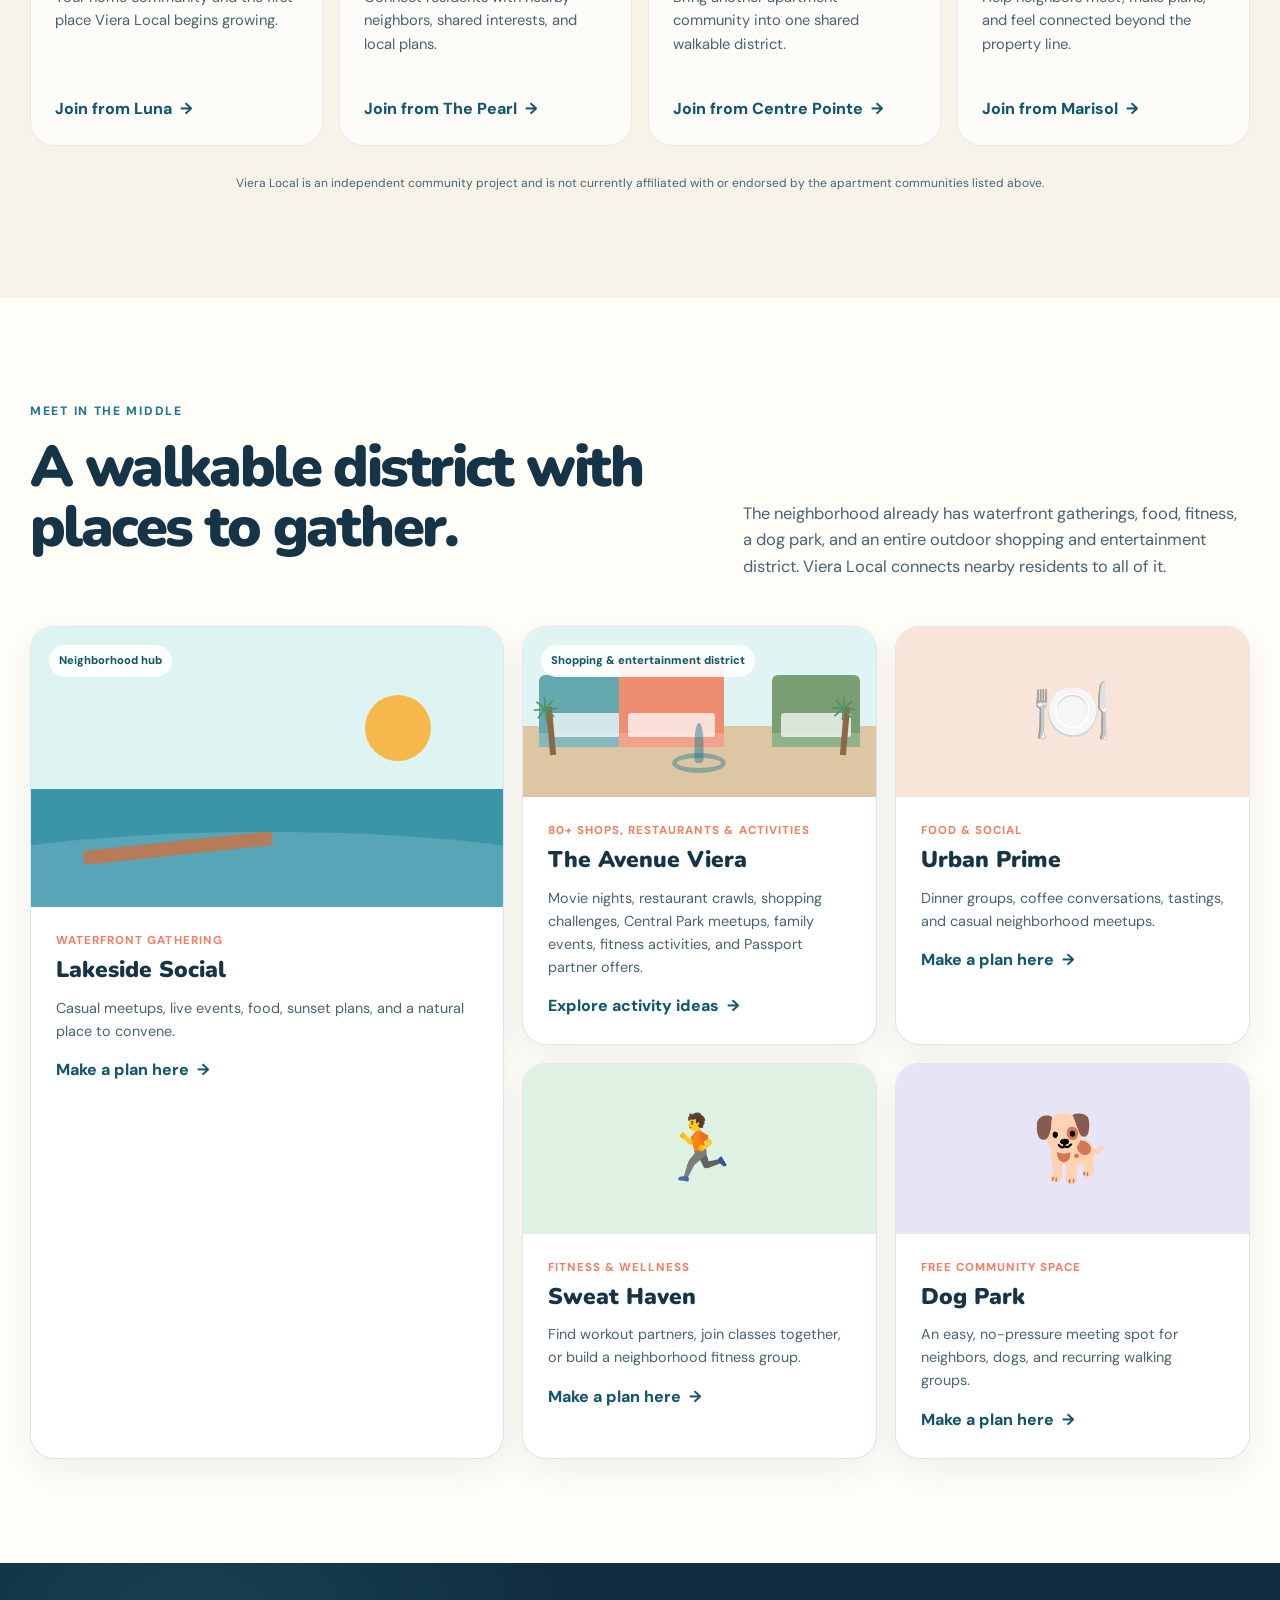
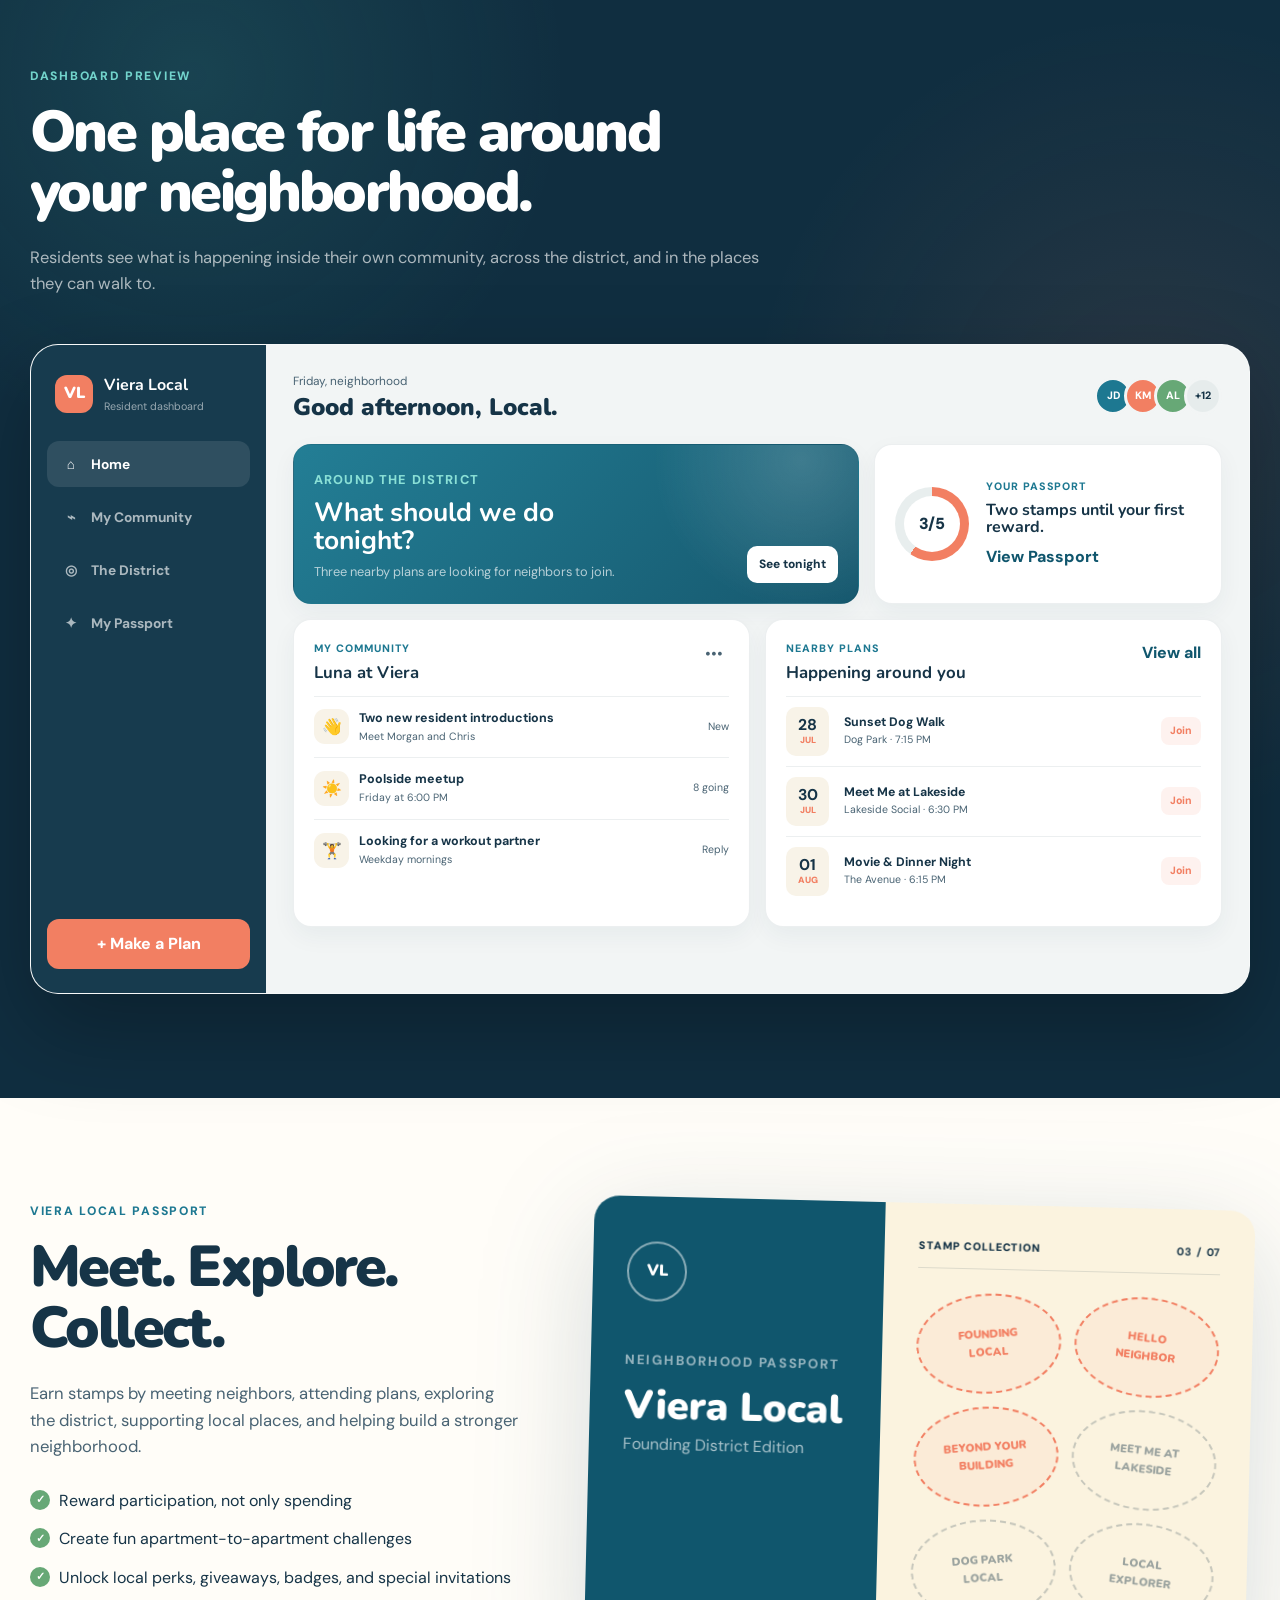
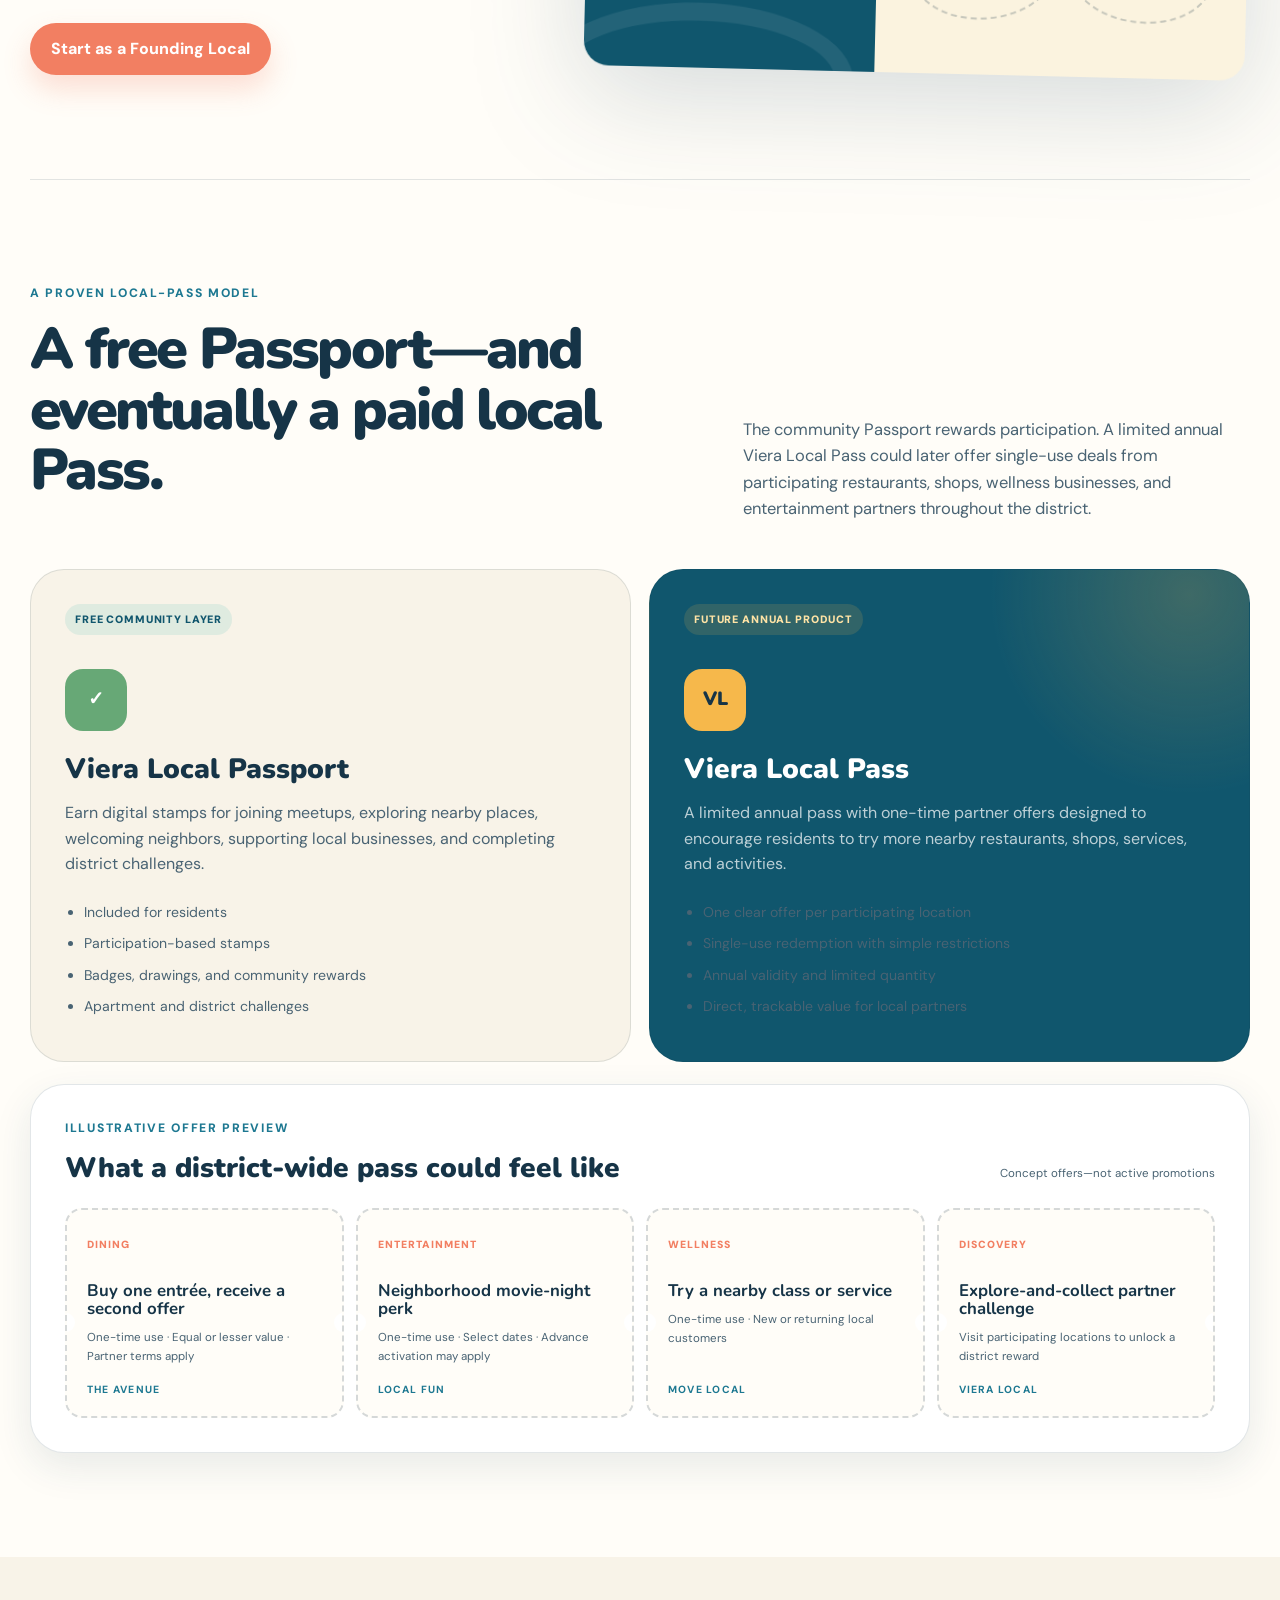
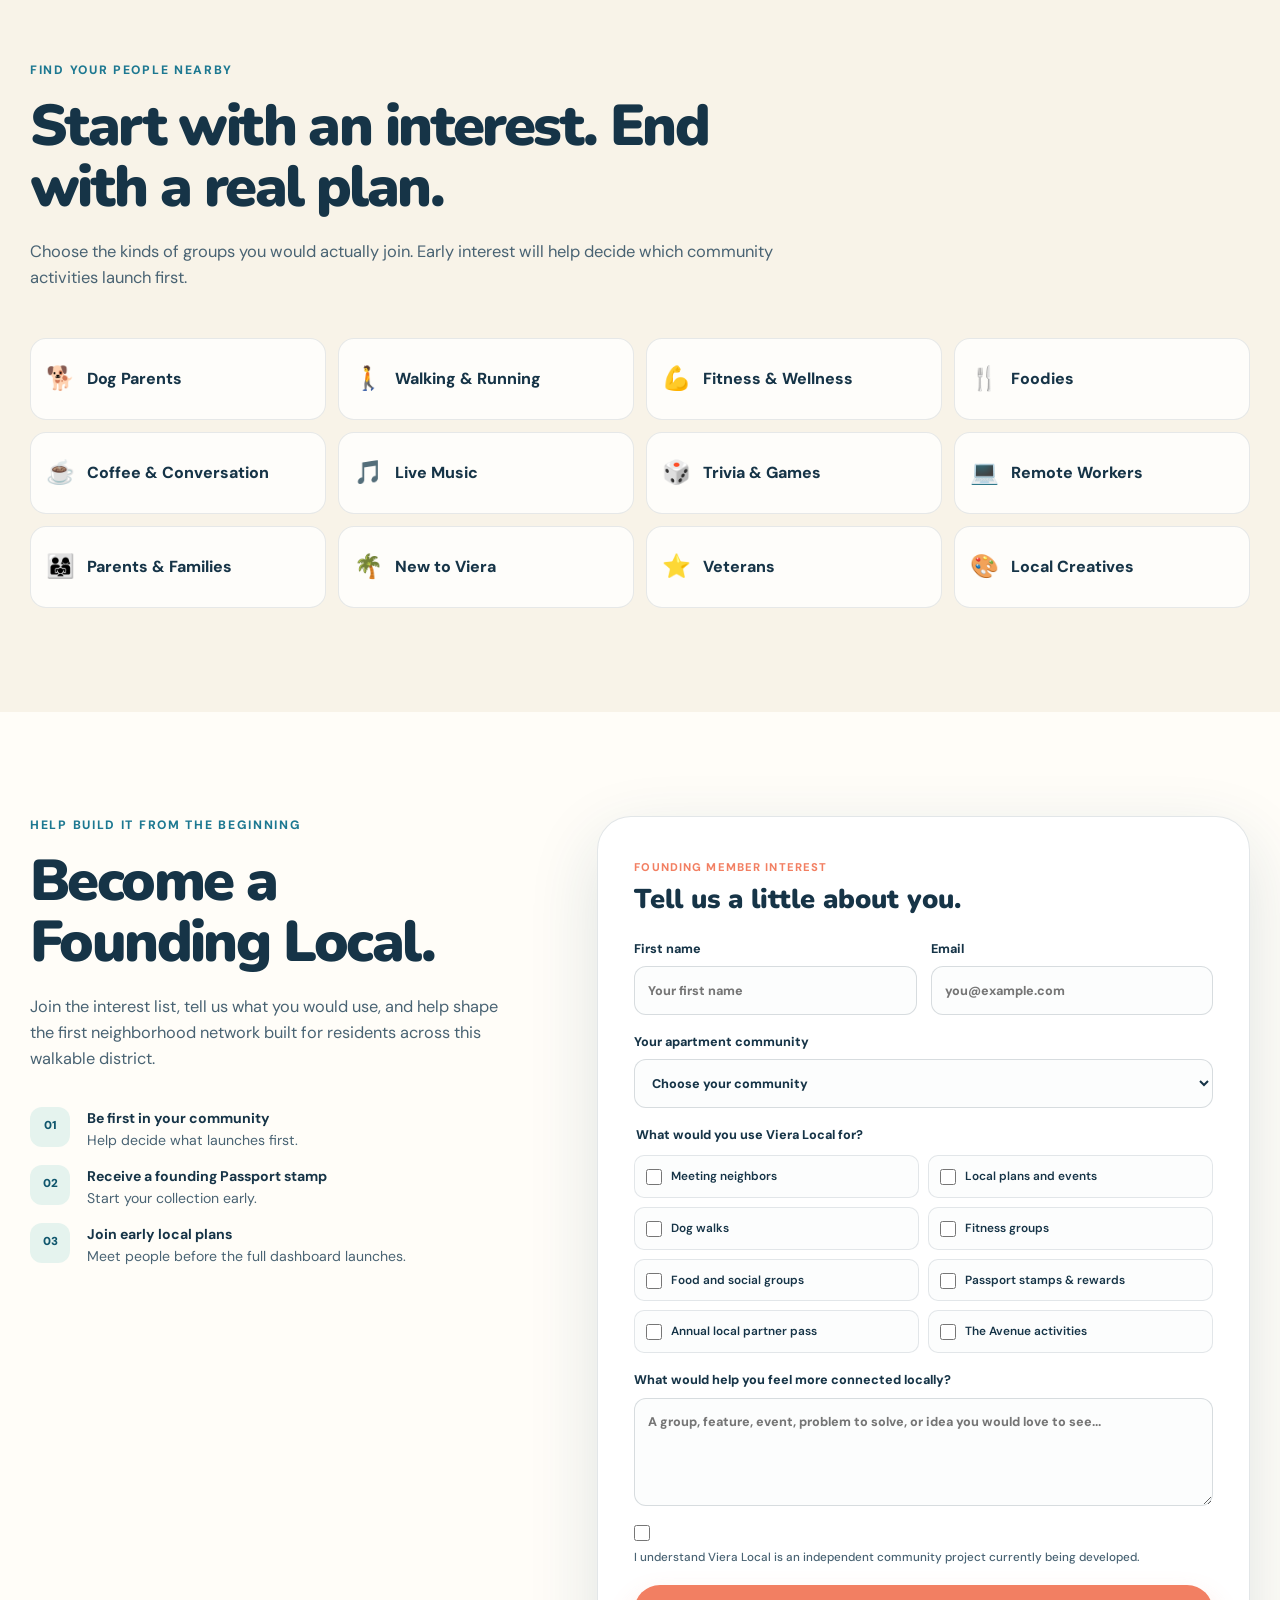
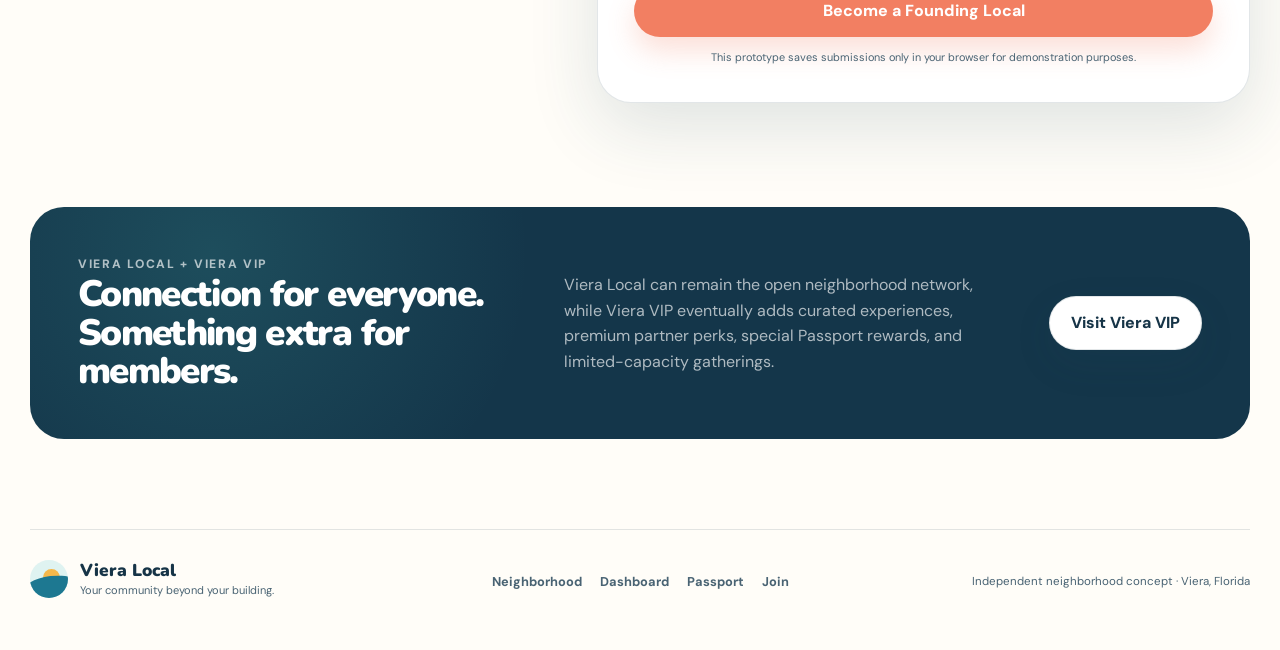
<file: vieralocal/index.html>
<!DOCTYPE html>
<html lang="en">
<head>
  <meta charset="UTF-8" />
  <meta name="viewport" content="width=device-width, initial-scale=1.0" />
  <meta
    name="description"
    content="Viera Local connects apartment residents around Viera Town Center with neighbors, nearby communities, local places, plans, and the Viera Local Passport."
  />
  <title>Viera Local | Your Community Beyond Your Building</title>

  <link rel="preconnect" href="https://fonts.googleapis.com" />
  <link rel="preconnect" href="https://fonts.gstatic.com" crossorigin />
  <link
    href="https://fonts.googleapis.com/css2?family=DM+Sans:wght@400;500;600;700&family=Nunito:wght@700;800;900&display=swap"
    rel="stylesheet"
  />

  <link rel="stylesheet" href="styles.css" />
</head>

<body>
  <div class="site-shell">
    <header class="site-header" id="top">
      <a class="brand" href="#top" aria-label="Viera Local home">
        <span class="brand-mark" aria-hidden="true">
          <span class="brand-mark__sun"></span>
          <span class="brand-mark__water"></span>
        </span>
        <span class="brand-copy">
          <strong>Viera Local</strong>
          <small>Meet nearby. Live locally.</small>
        </span>
      </a>

      <button
        class="menu-toggle"
        id="menuToggle"
        type="button"
        aria-expanded="false"
        aria-controls="primaryNav"
        aria-label="Open navigation"
      >
        <span></span>
        <span></span>
        <span></span>
      </button>

      <nav class="primary-nav" id="primaryNav" aria-label="Primary navigation">
        <a href="#neighborhood">Neighborhood</a>
        <a href="#dashboard">Dashboard</a>
        <a href="#passport">Passport</a>
        <a href="#groups">Groups</a>
        <a class="nav-cta" href="#join">Join Viera Local</a>
      </nav>
    </header>

    <main>
      <section class="hero section">
        <div class="hero__content">
          <p class="eyebrow">A neighborhood network for Viera Town Center residents</p>
          <h1>Your community beyond your building.</h1>
          <p class="hero__lead">
            Meet neighbors from your apartment and nearby communities, make plans around the district, discover Lakeside Social and The Avenue Viera,
            and collect rewards with the Viera Local Passport.
          </p>

          <div class="hero__actions">
            <a class="button button--primary" href="#join">Become a Founding Local</a>
            <a class="button button--secondary" href="#dashboard">Preview the Dashboard</a>
          </div>

          <div class="hero__communities" aria-label="Founding apartment communities">
            <span>Starting with</span>
            <strong>Luna</strong>
            <span>•</span>
            <strong>The Pearl</strong>
            <span>•</span>
            <strong>Centre Pointe</strong>
            <span>•</span>
            <strong>Marisol</strong>
          </div>
        </div>

        <div class="hero__visual" aria-label="Illustrated Viera Local neighborhood">
          <div class="sun-orb"></div>
          <div class="cloud cloud--one"></div>
          <div class="cloud cloud--two"></div>

          <div class="scene-card scene-card--apartments">
            <span class="scene-card__label">Home</span>
            <div class="building-row">
              <span class="building building--one"></span>
              <span class="building building--two"></span>
              <span class="building building--three"></span>
            </div>
          </div>

          <div class="scene-card scene-card--lakeside">
            <span class="scene-card__label">Meet at Lakeside</span>
            <div class="mini-lake">
              <span class="mini-lake__sun"></span>
              <span class="mini-lake__dock"></span>
            </div>
          </div>

          <div class="scene-card scene-card--passport">
            <span class="passport-icon">✓</span>
            <span>
              <strong>Passport Stamp</strong>
              <small>Beyond Your Building</small>
            </span>
          </div>

          <div class="scene-people" aria-hidden="true">
            <span class="person person--one"></span>
            <span class="person person--two"></span>
            <span class="person person--three"></span>
            <span class="dog"></span>
          </div>

          <div class="scene-ground"></div>
          <div class="scene-water"></div>
        </div>
      </section>

      <section class="trust-strip" aria-label="Viera Local benefits">
        <div>
          <strong>Meet nearby</strong>
          <span>Connect with residents in your building and beyond it.</span>
        </div>
        <div>
          <strong>Make a plan</strong>
          <span>Turn “we should do something” into an actual neighborhood meetup.</span>
        </div>
        <div>
          <strong>Explore locally</strong>
          <span>See what is happening within walking distance.</span>
        </div>
      </section>

      <section class="section section--soft" id="neighborhood">
        <div class="section-heading">
          <p class="eyebrow">The founding district</p>
          <h2>Four communities. One neighborhood.</h2>
          <p>
            Viera Local begins with residents living around Viera Town Center and
            the nearby places that already give the district a natural social center.
          </p>
        </div>

        <div class="community-grid">
          <article class="community-card" data-community="Luna at Viera">
            <div class="community-card__top">
              <span class="community-number">01</span>
              <span class="community-status">Founding community</span>
            </div>
            <h3>Luna at Viera</h3>
            <p>Your home community and the first place Viera Local begins growing.</p>
            <button class="text-button community-select" type="button">
              Join from Luna <span>→</span>
            </button>
          </article>

          <article class="community-card" data-community="The Pearl of Viera">
            <div class="community-card__top">
              <span class="community-number">02</span>
              <span class="community-status">Nearby community</span>
            </div>
            <h3>The Pearl of Viera</h3>
            <p>Connect residents with nearby neighbors, shared interests, and local plans.</p>
            <button class="text-button community-select" type="button">
              Join from The Pearl <span>→</span>
            </button>
          </article>

          <article class="community-card" data-community="Centre Pointe">
            <div class="community-card__top">
              <span class="community-number">03</span>
              <span class="community-status">Nearby community</span>
            </div>
            <h3>Centre Pointe</h3>
            <p>Bring another apartment community into one shared walkable district.</p>
            <button class="text-button community-select" type="button">
              Join from Centre Pointe <span>→</span>
            </button>
          </article>

          <article class="community-card" data-community="Marisol at Viera">
            <div class="community-card__top">
              <span class="community-number">04</span>
              <span class="community-status">Nearby community</span>
            </div>
            <h3>Marisol at Viera</h3>
            <p>Help neighbors meet, make plans, and feel connected beyond the property line.</p>
            <button class="text-button community-select" type="button">
              Join from Marisol <span>→</span>
            </button>
          </article>
        </div>

        <p class="independent-note">
          Viera Local is an independent community project and is not currently affiliated
          with or endorsed by the apartment communities listed above.
        </p>
      </section>

      <section class="section places-section">
        <div class="section-heading section-heading--split">
          <div>
            <p class="eyebrow">Meet in the middle</p>
            <h2>A walkable district with places to gather.</h2>
          </div>
          <p>
            The neighborhood already has waterfront gatherings, food, fitness, a dog park,
            and an entire outdoor shopping and entertainment district. Viera Local connects
            nearby residents to all of it.
          </p>
        </div>

        <div class="places-grid">
          <article class="place-card place-card--featured">
            <div class="place-card__art place-card__art--lake">
              <span class="place-badge">Neighborhood hub</span>
              <span class="lake-art__sun"></span>
              <span class="lake-art__water"></span>
              <span class="lake-art__dock"></span>
            </div>
            <div class="place-card__body">
              <p class="place-type">Waterfront gathering</p>
              <h3>Lakeside Social</h3>
              <p>Casual meetups, live events, food, sunset plans, and a natural place to convene.</p>
              <button class="text-button plan-button" type="button" data-plan="Meet Me at Lakeside">
                Make a plan here <span>→</span>
              </button>
            </div>
          </article>

          <article class="place-card avenue-card">
            <div class="place-card__art place-card__art--avenue">
              <span class="place-badge">Shopping & entertainment district</span>
              <span class="avenue-store avenue-store--one"></span>
              <span class="avenue-store avenue-store--two"></span>
              <span class="avenue-store avenue-store--three"></span>
              <span class="avenue-fountain"></span>
              <span class="avenue-palm avenue-palm--one"></span>
              <span class="avenue-palm avenue-palm--two"></span>
            </div>
            <div class="place-card__body">
              <p class="place-type">80+ shops, restaurants & activities</p>
              <h3>The Avenue Viera</h3>
              <p>Movie nights, restaurant crawls, shopping challenges, Central Park meetups, family events, fitness activities, and Passport partner offers.</p>
              <button class="text-button plan-button" type="button" data-plan="Explore The Avenue">
                Explore activity ideas <span>→</span>
              </button>
            </div>
          </article>

          <article class="place-card">
            <div class="place-card__art place-card__art--food">
              <span class="place-art-icon">🍽️</span>
            </div>
            <div class="place-card__body">
              <p class="place-type">Food & social</p>
              <h3>Urban Prime</h3>
              <p>Dinner groups, coffee conversations, tastings, and casual neighborhood meetups.</p>
              <button class="text-button plan-button" type="button" data-plan="Meet at Urban Prime">
                Make a plan here <span>→</span>
              </button>
            </div>
          </article>

          <article class="place-card">
            <div class="place-card__art place-card__art--fitness">
              <span class="place-art-icon">🏃</span>
            </div>
            <div class="place-card__body">
              <p class="place-type">Fitness & wellness</p>
              <h3>Sweat Haven</h3>
              <p>Find workout partners, join classes together, or build a neighborhood fitness group.</p>
              <button class="text-button plan-button" type="button" data-plan="Workout at Sweat Haven">
                Make a plan here <span>→</span>
              </button>
            </div>
          </article>

          <article class="place-card">
            <div class="place-card__art place-card__art--dog">
              <span class="place-art-icon">🐕</span>
            </div>
            <div class="place-card__body">
              <p class="place-type">Free community space</p>
              <h3>Dog Park</h3>
              <p>An easy, no-pressure meeting spot for neighbors, dogs, and recurring walking groups.</p>
              <button class="text-button plan-button" type="button" data-plan="Dog Park Meetup">
                Make a plan here <span>→</span>
              </button>
            </div>
          </article>
        </div>
      </section>

      <section class="section section--dark" id="dashboard">
        <div class="section-heading section-heading--light">
          <p class="eyebrow">Dashboard preview</p>
          <h2>One place for life around your neighborhood.</h2>
          <p>
            Residents see what is happening inside their own community, across the district,
            and in the places they can walk to.
          </p>
        </div>

        <div class="dashboard-shell">
          <aside class="dashboard-sidebar">
            <div class="dashboard-brand">
              <span class="dashboard-brand__mark">VL</span>
              <span>
                <strong>Viera Local</strong>
                <small>Resident dashboard</small>
              </span>
            </div>

            <nav class="dashboard-nav" aria-label="Dashboard preview">
              <button class="dashboard-nav__item is-active" type="button" data-dashboard-tab="home">
                <span>⌂</span> Home
              </button>
              <button class="dashboard-nav__item" type="button" data-dashboard-tab="community">
                <span>⌁</span> My Community
              </button>
              <button class="dashboard-nav__item" type="button" data-dashboard-tab="district">
                <span>◎</span> The District
              </button>
              <button class="dashboard-nav__item" type="button" data-dashboard-tab="passport">
                <span>✦</span> My Passport
              </button>
            </nav>

            <button class="dashboard-new-plan plan-button" type="button" data-plan="New neighborhood plan">
              + Make a Plan
            </button>
          </aside>

          <div class="dashboard-main">
            <div class="dashboard-topbar">
              <div>
                <p>Friday, neighborhood</p>
                <h3>Good afternoon, Local.</h3>
              </div>
              <div class="avatar-stack" aria-label="Residents nearby">
                <span>JD</span>
                <span>KM</span>
                <span>AL</span>
                <span>+12</span>
              </div>
            </div>

            <div class="dashboard-panel is-active" data-dashboard-panel="home">
              <div class="dashboard-grid dashboard-grid--top">
                <article class="dash-card dash-card--welcome">
                  <div>
                    <p class="dash-label">Around the district</p>
                    <h4>What should we do tonight?</h4>
                    <p>Three nearby plans are looking for neighbors to join.</p>
                  </div>
                  <button class="small-button plan-button" type="button" data-plan="Tonight in Viera">
                    See tonight
                  </button>
                </article>

                <article class="dash-card dash-card--passport-mini">
                  <div class="mini-progress-ring">
                    <span>3/5</span>
                  </div>
                  <div>
                    <p class="dash-label">Your Passport</p>
                    <h4>Two stamps until your first reward.</h4>
                    <button class="inline-link dashboard-tab-link" type="button" data-dashboard-tab="passport">
                      View Passport
                    </button>
                  </div>
                </article>
              </div>

              <div class="dashboard-grid dashboard-grid--lower">
                <article class="dash-card">
                  <div class="dash-card__heading">
                    <div>
                      <p class="dash-label">My community</p>
                      <h4>Luna at Viera</h4>
                    </div>
                    <button class="icon-button" type="button" aria-label="More options">•••</button>
                  </div>

                  <div class="activity-list">
                    <div class="activity-item">
                      <span class="activity-icon">👋</span>
                      <div>
                        <strong>Two new resident introductions</strong>
                        <small>Meet Morgan and Chris</small>
                      </div>
                      <span class="activity-time">New</span>
                    </div>

                    <div class="activity-item">
                      <span class="activity-icon">☀️</span>
                      <div>
                        <strong>Poolside meetup</strong>
                        <small>Friday at 6:00 PM</small>
                      </div>
                      <span class="activity-time">8 going</span>
                    </div>

                    <div class="activity-item">
                      <span class="activity-icon">🏋️</span>
                      <div>
                        <strong>Looking for a workout partner</strong>
                        <small>Weekday mornings</small>
                      </div>
                      <span class="activity-time">Reply</span>
                    </div>
                  </div>
                </article>

                <article class="dash-card">
                  <div class="dash-card__heading">
                    <div>
                      <p class="dash-label">Nearby plans</p>
                      <h4>Happening around you</h4>
                    </div>
                    <button class="inline-link dashboard-tab-link" type="button" data-dashboard-tab="district">
                      View all
                    </button>
                  </div>

                  <div class="plan-list">
                    <button class="plan-row plan-button" type="button" data-plan="Sunset Dog Walk">
                      <span class="plan-date"><strong>28</strong><small>JUL</small></span>
                      <span class="plan-info">
                        <strong>Sunset Dog Walk</strong>
                        <small>Dog Park · 7:15 PM</small>
                      </span>
                      <span class="plan-join">Join</span>
                    </button>

                    <button class="plan-row plan-button" type="button" data-plan="Meet Me at Lakeside">
                      <span class="plan-date"><strong>30</strong><small>JUL</small></span>
                      <span class="plan-info">
                        <strong>Meet Me at Lakeside</strong>
                        <small>Lakeside Social · 6:30 PM</small>
                      </span>
                      <span class="plan-join">Join</span>
                    </button>

                    <button class="plan-row plan-button" type="button" data-plan="Movie & Dinner Night">
                      <span class="plan-date"><strong>01</strong><small>AUG</small></span>
                      <span class="plan-info">
                        <strong>Movie & Dinner Night</strong>
                        <small>The Avenue · 6:15 PM</small>
                      </span>
                      <span class="plan-join">Join</span>
                    </button>
                  </div>
                </article>
              </div>
            </div>

            <div class="dashboard-panel" data-dashboard-panel="community">
              <article class="dash-card dash-card--full">
                <p class="dash-label">My community</p>
                <h4>Luna at Viera resident board</h4>
                <p class="panel-intro">
                  Posts here stay inside your selected apartment community.
                </p>

                <div class="feed-card">
                  <span class="feed-avatar">MS</span>
                  <div>
                    <strong>Morgan S.</strong>
                    <small>New resident · 18 minutes ago</small>
                    <p>
                      Hi everyone! I just moved in and would love to find a few people
                      for weekend coffee or walks around the district.
                    </p>
                    <button type="button">Welcome Morgan</button>
                  </div>
                </div>

                <div class="feed-card">
                  <span class="feed-avatar">JT</span>
                  <div>
                    <strong>Jordan T.</strong>
                    <small>Resident · 1 hour ago</small>
                    <p>
                      Is anyone interested in starting a casual monthly game night?
                    </p>
                    <button type="button">I’m interested</button>
                  </div>
                </div>
              </article>
            </div>

            <div class="dashboard-panel" data-dashboard-panel="district">
              <article class="dash-card dash-card--full">
                <p class="dash-label">The district</p>
                <h4>Plans across nearby communities</h4>
                <p class="panel-intro">
                  These plans are open to verified residents throughout the founding district.
                </p>

                <div class="district-cards">
                  <button class="district-plan plan-button" type="button" data-plan="Trivia Team Needed">
                    <span>🧠</span>
                    <strong>Trivia Team Needed</strong>
                    <small>2 open spots · Thursday</small>
                  </button>

                  <button class="district-plan plan-button" type="button" data-plan="Remote Workers Lunch">
                    <span>💻</span>
                    <strong>Remote Workers Lunch</strong>
                    <small>Urban Prime · Wednesday</small>
                  </button>

                  <button class="district-plan plan-button" type="button" data-plan="New to Viera Meetup">
                    <span>🌴</span>
                    <strong>New to Viera Meetup</strong>
                    <small>Lakeside · Saturday</small>
                  </button>
                </div>
              </article>
            </div>

            <div class="dashboard-panel" data-dashboard-panel="passport">
              <article class="dash-card dash-card--full">
                <div class="passport-panel-heading">
                  <div>
                    <p class="dash-label">Viera Local Passport</p>
                    <h4>Your founding collection</h4>
                  </div>
                  <span class="passport-level">Level 1 · Founding Local</span>
                </div>

                <div class="passport-stamp-grid">
                  <div class="passport-stamp is-earned">
                    <span>✓</span>
                    <strong>Founding Local</strong>
                    <small>Joined the launch</small>
                  </div>
                  <div class="passport-stamp is-earned">
                    <span>👋</span>
                    <strong>Hello, Neighbor</strong>
                    <small>Shared an introduction</small>
                  </div>
                  <div class="passport-stamp is-earned">
                    <span>🏙️</span>
                    <strong>Beyond Your Building</strong>
                    <small>Connected across communities</small>
                  </div>
                  <div class="passport-stamp">
                    <span>🌅</span>
                    <strong>Meet Me at Lakeside</strong>
                    <small>Attend a gathering</small>
                  </div>
                  <div class="passport-stamp">
                    <span>🐾</span>
                    <strong>Dog Park Local</strong>
                    <small>Join a dog walk</small>
                  </div>
                </div>
              </article>
            </div>
          </div>
        </div>
      </section>

      <section class="section" id="passport">
        <div class="passport-feature">
          <div class="passport-feature__copy">
            <p class="eyebrow">Viera Local Passport</p>
            <h2>Meet. Explore. Collect.</h2>
            <p>
              Earn stamps by meeting neighbors, attending plans, exploring the district,
              supporting local places, and helping build a stronger neighborhood.
            </p>

            <ul class="feature-checklist">
              <li>Reward participation, not only spending</li>
              <li>Create fun apartment-to-apartment challenges</li>
              <li>Unlock local perks, giveaways, badges, and special invitations</li>
            </ul>

            <a class="button button--primary" href="#join">Start as a Founding Local</a>
          </div>

          <div class="passport-book" aria-label="Viera Local Passport preview">
            <div class="passport-book__cover">
              <span class="passport-book__seal">VL</span>
              <small>NEIGHBORHOOD PASSPORT</small>
              <h3>Viera Local</h3>
              <p>Founding District Edition</p>
              <div class="passport-book__waves"></div>
            </div>

            <div class="passport-book__page">
              <div class="passport-page-top">
                <span>STAMP COLLECTION</span>
                <strong>03 / 07</strong>
              </div>

              <div class="passport-page-grid">
                <span class="passport-page-stamp is-earned">FOUNDING<br />LOCAL</span>
                <span class="passport-page-stamp is-earned">HELLO<br />NEIGHBOR</span>
                <span class="passport-page-stamp is-earned">BEYOND YOUR<br />BUILDING</span>
                <span class="passport-page-stamp">MEET ME AT<br />LAKESIDE</span>
                <span class="passport-page-stamp">DOG PARK<br />LOCAL</span>
                <span class="passport-page-stamp">LOCAL<br />EXPLORER</span>
              </div>
            </div>
          </div>
        </div>
      </section>

      <section class="section pass-model-section">
        <div class="section-heading section-heading--split">
          <div>
            <p class="eyebrow">A proven local-pass model</p>
            <h2>A free Passport—and eventually a paid local Pass.</h2>
          </div>
          <p>The community Passport rewards participation. A limited annual Viera Local Pass could later offer single-use deals from participating restaurants, shops, wellness businesses, and entertainment partners throughout the district.</p>
        </div>

        <div class="pass-model-grid">
          <article class="pass-model-card">
            <span class="pass-model-card__tag">Free community layer</span>
            <div class="pass-model-icon">✓</div>
            <h3>Viera Local Passport</h3>
            <p>Earn digital stamps for joining meetups, exploring nearby places, welcoming neighbors, supporting local businesses, and completing district challenges.</p>
            <ul><li>Included for residents</li><li>Participation-based stamps</li><li>Badges, drawings, and community rewards</li><li>Apartment and district challenges</li></ul>
          </article>

          <article class="pass-model-card pass-model-card--paid">
            <span class="pass-model-card__tag">Future annual product</span>
            <div class="pass-model-icon">VL</div>
            <h3>Viera Local Pass</h3>
            <p>A limited annual pass with one-time partner offers designed to encourage residents to try more nearby restaurants, shops, services, and activities.</p>
            <ul><li>One clear offer per participating location</li><li>Single-use redemption with simple restrictions</li><li>Annual validity and limited quantity</li><li>Direct, trackable value for local partners</li></ul>
          </article>
        </div>

        <div class="partner-offers-preview">
          <div class="partner-offers-heading"><div><p class="eyebrow">Illustrative offer preview</p><h3>What a district-wide pass could feel like</h3></div><span>Concept offers—not active promotions</span></div>
          <div class="offer-grid">
            <article class="offer-ticket"><span class="offer-ticket__category">Dining</span><h4>Buy one entrée, receive a second offer</h4><p>One-time use · Equal or lesser value · Partner terms apply</p><strong>THE AVENUE</strong></article>
            <article class="offer-ticket"><span class="offer-ticket__category">Entertainment</span><h4>Neighborhood movie-night perk</h4><p>One-time use · Select dates · Advance activation may apply</p><strong>LOCAL FUN</strong></article>
            <article class="offer-ticket"><span class="offer-ticket__category">Wellness</span><h4>Try a nearby class or service</h4><p>One-time use · New or returning local customers</p><strong>MOVE LOCAL</strong></article>
            <article class="offer-ticket"><span class="offer-ticket__category">Discovery</span><h4>Explore-and-collect partner challenge</h4><p>Visit participating locations to unlock a district reward</p><strong>VIERA LOCAL</strong></article>
          </div>
        </div>
      </section>

      <section class="section section--soft" id="groups">
        <div class="section-heading">
          <p class="eyebrow">Find your people nearby</p>
          <h2>Start with an interest. End with a real plan.</h2>
          <p>
            Choose the kinds of groups you would actually join. Early interest will help
            decide which community activities launch first.
          </p>
        </div>

        <div class="interest-grid">
          <button class="interest-chip" type="button" data-interest="Dog Parents">
            <span>🐕</span> Dog Parents
          </button>
          <button class="interest-chip" type="button" data-interest="Walking & Running">
            <span>🚶</span> Walking & Running
          </button>
          <button class="interest-chip" type="button" data-interest="Fitness & Wellness">
            <span>💪</span> Fitness & Wellness
          </button>
          <button class="interest-chip" type="button" data-interest="Foodies">
            <span>🍴</span> Foodies
          </button>
          <button class="interest-chip" type="button" data-interest="Coffee & Conversation">
            <span>☕</span> Coffee & Conversation
          </button>
          <button class="interest-chip" type="button" data-interest="Live Music">
            <span>🎵</span> Live Music
          </button>
          <button class="interest-chip" type="button" data-interest="Trivia & Games">
            <span>🎲</span> Trivia & Games
          </button>
          <button class="interest-chip" type="button" data-interest="Remote Workers">
            <span>💻</span> Remote Workers
          </button>
          <button class="interest-chip" type="button" data-interest="Parents & Families">
            <span>👨‍👩‍👧</span> Parents & Families
          </button>
          <button class="interest-chip" type="button" data-interest="New to Viera">
            <span>🌴</span> New to Viera
          </button>
          <button class="interest-chip" type="button" data-interest="Veterans">
            <span>⭐</span> Veterans
          </button>
          <button class="interest-chip" type="button" data-interest="Local Creatives">
            <span>🎨</span> Local Creatives
          </button>
        </div>
      </section>

      <section class="section join-section" id="join">
        <div class="join-copy">
          <p class="eyebrow">Help build it from the beginning</p>
          <h2>Become a Founding Local.</h2>
          <p>
            Join the interest list, tell us what you would use, and help shape the first
            neighborhood network built for residents across this walkable district.
          </p>

          <div class="founding-benefits">
            <div>
              <span>01</span>
              <p><strong>Be first in your community</strong><br />Help decide what launches first.</p>
            </div>
            <div>
              <span>02</span>
              <p><strong>Receive a founding Passport stamp</strong><br />Start your collection early.</p>
            </div>
            <div>
              <span>03</span>
              <p><strong>Join early local plans</strong><br />Meet people before the full dashboard launches.</p>
            </div>
          </div>
        </div>

        <form class="join-form" id="joinForm">
          <div class="form-heading">
            <span class="form-step">Founding member interest</span>
            <h3>Tell us a little about you.</h3>
          </div>

          <div class="form-row">
            <label>
              First name
              <input type="text" name="firstName" placeholder="Your first name" required />
            </label>

            <label>
              Email
              <input type="email" name="email" placeholder="you@example.com" required />
            </label>
          </div>

          <label>
            Your apartment community
            <select name="community" id="communitySelect" required>
              <option value="">Choose your community</option>
              <option value="Luna at Viera">Luna at Viera</option>
              <option value="The Pearl of Viera">The Pearl of Viera</option>
              <option value="Centre Pointe">Centre Pointe</option>
              <option value="Marisol at Viera">Marisol at Viera</option>
              <option value="Another nearby community">Another nearby community</option>
              <option value="Local business or organization">Local business or organization</option>
            </select>
          </label>

          <fieldset>
            <legend>What would you use Viera Local for?</legend>
            <div class="checkbox-grid" id="formInterestGrid">
              <label><input type="checkbox" name="interests" value="Meeting neighbors" /> Meeting neighbors</label>
              <label><input type="checkbox" name="interests" value="Local plans and events" /> Local plans and events</label>
              <label><input type="checkbox" name="interests" value="Dog walks" /> Dog walks</label>
              <label><input type="checkbox" name="interests" value="Fitness groups" /> Fitness groups</label>
              <label><input type="checkbox" name="interests" value="Food and social groups" /> Food and social groups</label>
              <label><input type="checkbox" name="interests" value="Passport rewards" /> Passport stamps & rewards</label>
              <label><input type="checkbox" name="interests" value="Local partner deals" /> Annual local partner pass</label>
              <label><input type="checkbox" name="interests" value="The Avenue activities" /> The Avenue activities</label>
            </div>
          </fieldset>

          <label>
            What would help you feel more connected locally?
            <textarea
              name="idea"
              rows="4"
              placeholder="A group, feature, event, problem to solve, or idea you would love to see..."
            ></textarea>
          </label>

          <label class="consent-row">
            <input type="checkbox" name="consent" required />
            <span>
              I understand Viera Local is an independent community project currently
              being developed.
            </span>
          </label>

          <button class="button button--primary button--full" type="submit">
            Become a Founding Local
          </button>

          <p class="form-note">
            This prototype saves submissions only in your browser for demonstration purposes.
          </p>
        </form>
      </section>

      <section class="section vip-section">
        <div>
          <p class="eyebrow">Viera Local + Viera VIP</p>
          <h2>Connection for everyone. Something extra for members.</h2>
        </div>
        <p>
          Viera Local can remain the open neighborhood network, while Viera VIP eventually
          adds curated experiences, premium partner perks, special Passport rewards,
          and limited-capacity gatherings.
        </p>
        <a class="button button--secondary" href="https://www.vieravip.com/" target="_blank" rel="noopener">
          Visit Viera VIP
        </a>
      </section>
    </main>

    <footer class="site-footer">
      <div>
        <a class="brand brand--footer" href="#top">
          <span class="brand-mark" aria-hidden="true">
            <span class="brand-mark__sun"></span>
            <span class="brand-mark__water"></span>
          </span>
          <span class="brand-copy">
            <strong>Viera Local</strong>
            <small>Your community beyond your building.</small>
          </span>
        </a>
      </div>

      <div class="footer-links">
        <a href="#neighborhood">Neighborhood</a>
        <a href="#dashboard">Dashboard</a>
        <a href="#passport">Passport</a>
        <a href="#join">Join</a>
      </div>

      <p>Independent neighborhood concept · Viera, Florida</p>
    </footer>
  </div>

  <div class="modal" id="planModal" aria-hidden="true" role="dialog" aria-modal="true" aria-labelledby="planModalTitle">
    <div class="modal__backdrop" data-close-modal></div>
    <div class="modal__card">
      <button class="modal__close" type="button" data-close-modal aria-label="Close dialog">×</button>
      <span class="modal__icon">📍</span>
      <p class="eyebrow">Prototype interaction</p>
      <h2 id="planModalTitle">Make a Plan</h2>
      <p id="planModalCopy">
        In the full platform, residents could choose a time, audience, location,
        and whether the plan appears inside their community or across the district.
      </p>
      <button class="button button--primary button--full" type="button" data-close-modal>
        Got it
      </button>
    </div>
  </div>

  <div class="toast" id="toast" role="status" aria-live="polite"></div>

  <script src="script.js"></script>
</body>
</html>
</file>
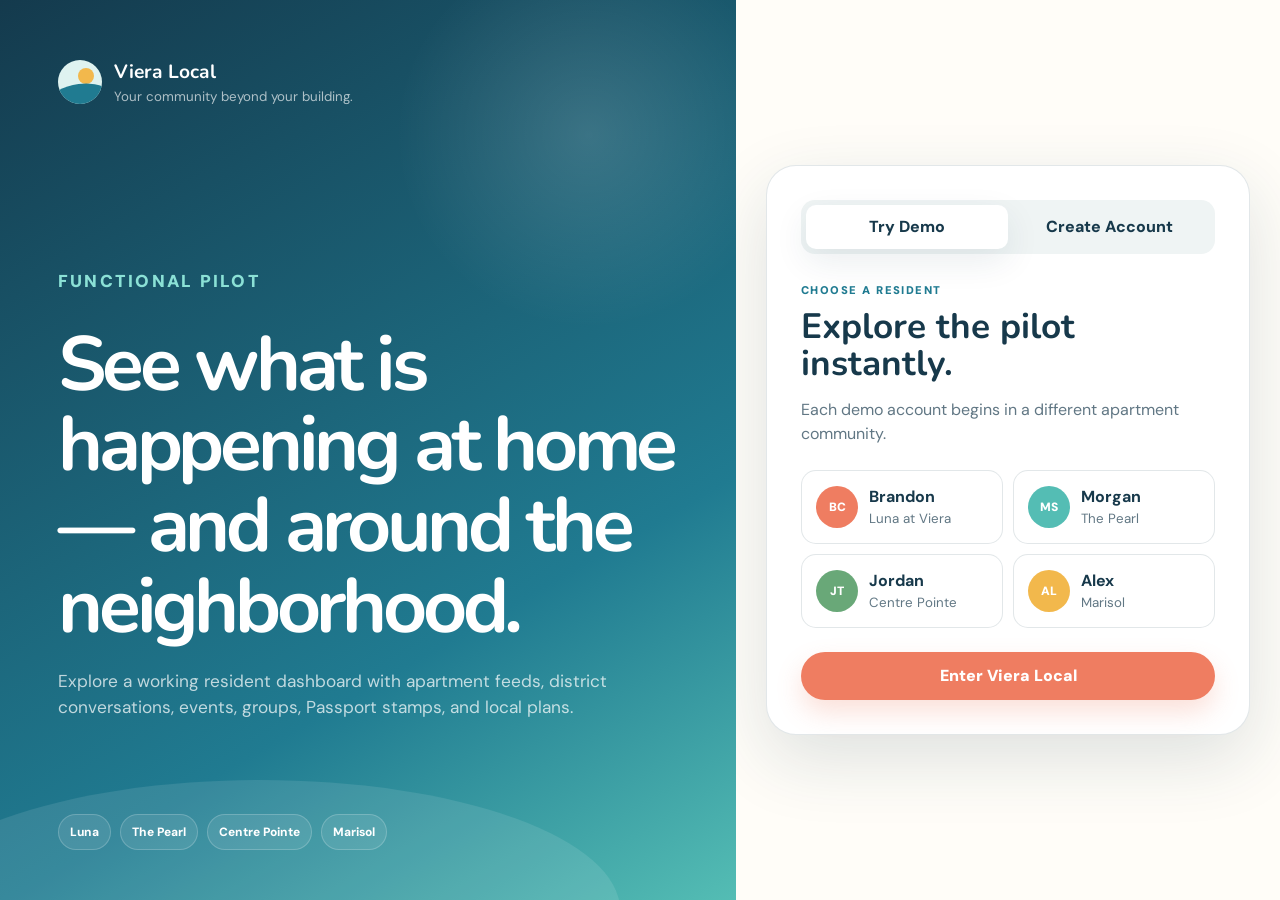
<file: vieralocal/app/index.html>
<!DOCTYPE html>
<html lang="en">
<head>
  <meta charset="UTF-8" />
  <meta name="viewport" content="width=device-width, initial-scale=1.0" />
  <meta name="description" content="Functional Viera Local resident community pilot." />
  <title>Viera Local Pilot</title>
  <link rel="preconnect" href="https://fonts.googleapis.com">
  <link rel="preconnect" href="https://fonts.gstatic.com" crossorigin>
  <link href="https://fonts.googleapis.com/css2?family=DM+Sans:wght@400;500;600;700&family=Nunito:wght@700;800;900&display=swap" rel="stylesheet">
  <link rel="stylesheet" href="styles.css" />
</head>
<body>
  <div class="auth-screen" id="authScreen">
    <div class="auth-art">
      <div class="auth-brand">
        <span class="logo-mark"><i></i><b></b></span>
        <span><strong>Viera Local</strong><small>Your community beyond your building.</small></span>
      </div>
      <div class="auth-copy">
        <p class="eyebrow">Functional pilot</p>
        <h1>See what is happening at home — and around the neighborhood.</h1>
        <p>Explore a working resident dashboard with apartment feeds, district conversations, events, groups, Passport stamps, and local plans.</p>
      </div>
      <div class="district-mini">
        <span>Luna</span><span>The Pearl</span><span>Centre Pointe</span><span>Marisol</span>
      </div>
    </div>

    <div class="auth-panel">
      <div class="auth-card">
        <div class="auth-tabs">
          <button class="auth-tab is-active" data-auth-tab="demo" type="button">Try Demo</button>
          <button class="auth-tab" data-auth-tab="register" type="button">Create Account</button>
        </div>

        <section class="auth-view is-active" data-auth-view="demo">
          <p class="eyebrow">Choose a resident</p>
          <h2>Explore the pilot instantly.</h2>
          <p class="muted">Each demo account begins in a different apartment community.</p>

          <div class="demo-grid">
            <button class="demo-user" data-user="brandon" type="button">
              <span class="avatar avatar--coral">BC</span>
              <span><strong>Brandon</strong><small>Luna at Viera</small></span>
            </button>
            <button class="demo-user" data-user="morgan" type="button">
              <span class="avatar avatar--aqua">MS</span>
              <span><strong>Morgan</strong><small>The Pearl</small></span>
            </button>
            <button class="demo-user" data-user="jordan" type="button">
              <span class="avatar avatar--green">JT</span>
              <span><strong>Jordan</strong><small>Centre Pointe</small></span>
            </button>
            <button class="demo-user" data-user="alex" type="button">
              <span class="avatar avatar--gold">AL</span>
              <span><strong>Alex</strong><small>Marisol</small></span>
            </button>
          </div>

          <button class="primary-button full" id="continueDemo" type="button" disabled>Enter Viera Local</button>
        </section>

        <section class="auth-view" data-auth-view="register">
          <p class="eyebrow">Pilot registration</p>
          <h2>Create a local profile.</h2>
          <form id="registerForm">
            <label>First name<input name="name" required placeholder="Your first name"></label>
            <label>Email<input name="email" type="email" required placeholder="you@example.com"></label>
            <label>Apartment community
              <select name="community" required>
                <option value="">Choose one</option>
                <option>Luna at Viera</option>
                <option>The Pearl of Viera</option>
                <option>Centre Pointe</option>
                <option>Marisol at Viera</option>
              </select>
            </label>
            <label>Choose a few interests
              <div class="auth-interests">
                <button type="button" data-register-interest="Dog Parents">🐕 Dog Parents</button>
                <button type="button" data-register-interest="Foodies">🍴 Foodies</button>
                <button type="button" data-register-interest="Fitness">💪 Fitness</button>
                <button type="button" data-register-interest="Events">🎵 Events</button>
              </div>
            </label>
            <button class="primary-button full" type="submit">Create Pilot Account</button>
          </form>
        </section>
      </div>
    </div>
  </div>

  <div class="app-shell is-hidden" id="appShell">
    <aside class="sidebar" id="sidebar">
      <div class="side-brand">
        <span class="logo-mark"><i></i><b></b></span>
        <span><strong>Viera Local</strong><small>Resident pilot</small></span>
      </div>

      <nav class="side-nav">
        <button class="nav-item is-active" data-page="home" type="button"><span>⌂</span>Home</button>
        <button class="nav-item" data-page="community" type="button"><span>🏢</span>My Community</button>
        <button class="nav-item" data-page="neighborhood" type="button"><span>◎</span>Neighborhood</button>
        <button class="nav-item" data-page="events" type="button"><span>▣</span>Events</button>
        <button class="nav-item" data-page="groups" type="button"><span>#</span>Groups</button>
        <button class="nav-item" data-page="passport" type="button"><span>✦</span>Passport</button>
        <button class="nav-item" data-page="notifications" type="button"><span>●</span>Notifications <em id="notificationCount">3</em></button>
        <button class="nav-item admin-only" data-page="admin" type="button"><span>⚙</span>Admin Preview</button>
      </nav>

      <div class="side-actions">
        <button class="new-post-button" id="openComposer" type="button">+ Create</button>
      </div>

      <button class="profile-card" id="profileButton" type="button">
        <span class="avatar" id="sidebarAvatar">BC</span>
        <span><strong id="sidebarName">Brandon</strong><small id="sidebarCommunity">Luna at Viera</small></span>
        <b>•••</b>
      </button>
    </aside>

    <main class="main-area">
      <header class="topbar">
        <button class="mobile-menu" id="mobileMenu" type="button">☰</button>
        <div>
          <p id="todayLabel">Neighborhood dashboard</p>
          <h2 id="pageTitle">Good afternoon, Brandon.</h2>
        </div>
        <div class="top-actions">
          <button class="search-button" id="searchButton" type="button">⌕ <span>Search</span></button>
          <button class="profile-bubble" id="profileBubble" type="button">BC</button>
        </div>
      </header>

      <section class="page is-active" data-page-panel="home">
        <div class="hero-banner">
          <div>
            <p class="eyebrow">Welcome to your district</p>
            <h1>What should we do nearby?</h1>
            <p>See what is happening inside your apartment community and throughout the greater neighborhood.</p>
          </div>
          <button class="light-button" data-open-create="event" type="button">Make a Plan</button>
        </div>

        <div class="home-columns">
          <section class="home-column">
            <div class="section-title">
              <div><p class="eyebrow">Private to residents</p><h3 id="communityColumnTitle">Luna at Viera</h3></div>
              <button data-go-page="community" type="button">View all</button>
            </div>
            <div id="homeCommunityFeed"></div>
          </section>

          <section class="home-column">
            <div class="section-title">
              <div><p class="eyebrow">Across the district</p><h3>Around the Neighborhood</h3></div>
              <button data-go-page="neighborhood" type="button">View all</button>
            </div>
            <div id="homeNeighborhoodFeed"></div>
          </section>
        </div>

        <div class="home-bottom-grid">
          <section class="panel">
            <div class="section-title">
              <div><p class="eyebrow">Coming up</p><h3>Nearby events</h3></div>
              <button data-go-page="events" type="button">Calendar</button>
            </div>
            <div id="homeEvents"></div>
          </section>

          <section class="panel passport-mini-panel">
            <div>
              <p class="eyebrow">Your Passport</p>
              <h3><span id="homeStampCount">3</span> stamps collected</h3>
              <p class="muted">Two more stamps unlock your first Founding Local reward.</p>
              <button class="text-link" data-go-page="passport" type="button">View Passport →</button>
            </div>
            <div class="progress-ring"><span id="homePassportProgress">3/5</span></div>
          </section>
        </div>
      </section>

      <section class="page" data-page-panel="community">
        <div class="page-heading">
          <div><p class="eyebrow">Apartment-only area</p><h1 id="communityPageTitle">Luna at Viera</h1><p>Conversations, events, introductions, and requests visible only to residents of your community.</p></div>
          <button class="primary-button" data-open-create="post" data-scope="community" type="button">Create Community Post</button>
        </div>
        <div class="chat-layout">
          <div>
            <div class="scope-tabs">
              <button class="is-active" data-feed-filter="all" type="button">All Posts</button>
              <button data-feed-filter="introduction" type="button">Introductions</button>
              <button data-feed-filter="question" type="button">Questions</button>
              <button data-feed-filter="meetup" type="button">Meetups</button>
            </div>
            <div id="communityFeed"></div>
          </div>
          <aside class="chat-sidebar">
            <div class="panel">
              <p class="eyebrow">Community chat</p>
              <h3>Apartment Lounge</h3>
              <div class="mini-chat" id="communityChat"></div>
              <form class="mini-chat-form" data-chat="community">
                <input required placeholder="Write a quick message...">
                <button type="submit">Send</button>
              </form>
            </div>
            <div class="panel">
              <p class="eyebrow">Community pulse</p>
              <div class="stat-row"><span>Residents in pilot</span><strong id="communityResidentCount">38</strong></div>
              <div class="stat-row"><span>Plans this month</span><strong>7</strong></div>
              <div class="stat-row"><span>Active groups</span><strong>5</strong></div>
            </div>
          </aside>
        </div>
      </section>

      <section class="page" data-page-panel="neighborhood">
        <div class="page-heading">
          <div><p class="eyebrow">Shared district area</p><h1>The Neighborhood</h1><p>Connect across Luna, The Pearl, Centre Pointe, and Marisol—and make plans at Lakeside, The Avenue, Urban Prime, Sweat Haven, and the dog park.</p></div>
          <button class="primary-button" data-open-create="post" data-scope="neighborhood" type="button">Create Neighborhood Post</button>
        </div>
        <div class="chat-layout">
          <div>
            <div class="scope-tabs">
              <button class="is-active" data-neighborhood-filter="all" type="button">Everything</button>
              <button data-neighborhood-filter="event" type="button">Plans</button>
              <button data-neighborhood-filter="recommendation" type="button">Recommendations</button>
              <button data-neighborhood-filter="question" type="button">Questions</button>
            </div>
            <div id="neighborhoodFeed"></div>
          </div>
          <aside class="chat-sidebar">
            <div class="panel">
              <p class="eyebrow">District chat</p>
              <h3>Neighborhood Lounge</h3>
              <div class="mini-chat" id="neighborhoodChat"></div>
              <form class="mini-chat-form" data-chat="neighborhood">
                <input required placeholder="Message the neighborhood...">
                <button type="submit">Send</button>
              </form>
            </div>
            <div class="panel places-panel">
              <p class="eyebrow">Popular nearby</p>
              <button data-place="Lakeside Social" type="button">🌅 Lakeside Social</button>
              <button data-place="The Avenue Viera" type="button">🎬 The Avenue Viera</button>
              <button data-place="Urban Prime" type="button">🍽️ Urban Prime</button>
              <button data-place="Sweat Haven" type="button">💪 Sweat Haven</button>
              <button data-place="Dog Park" type="button">🐕 Dog Park</button>
            </div>
          </aside>
        </div>
      </section>

      <section class="page" data-page-panel="events">
        <div class="page-heading">
          <div><p class="eyebrow">Make plans nearby</p><h1>Events & Meetups</h1><p>Browse apartment events, neighborhood outings, and resident-created plans.</p></div>
          <button class="primary-button" data-open-create="event" type="button">Create Event</button>
        </div>

        <div class="event-filters">
          <button class="is-active" data-event-filter="all" type="button">All Events</button>
          <button data-event-filter="community" type="button">My Community</button>
          <button data-event-filter="neighborhood" type="button">Neighborhood</button>
          <button data-event-filter="going" type="button">I’m Going</button>
        </div>
        <div class="events-grid" id="eventsGrid"></div>
      </section>

      <section class="page" data-page-panel="groups">
        <div class="page-heading">
          <div><p class="eyebrow">Interest-based spaces</p><h1>Groups & Channels</h1><p>Join focused conversations without turning the main feeds into one giant chat room.</p></div>
          <button class="primary-button" id="createGroupButton" type="button">Suggest a Group</button>
        </div>
        <div class="groups-grid" id="groupsGrid"></div>
      </section>

      <section class="page" data-page-panel="passport">
        <div class="passport-hero">
          <div>
            <p class="eyebrow">Founding District Edition</p>
            <h1>Viera Local Passport</h1>
            <p>Collect stamps by participating, meeting neighbors, exploring nearby places, and supporting the district.</p>
          </div>
          <div class="passport-card">
            <span class="passport-seal">VL</span>
            <small>COMMUNITY PASSPORT</small>
            <h2 id="passportUserName">Brandon</h2>
            <p id="passportCommunityName">Luna at Viera</p>
          </div>
        </div>

        <div class="passport-layout">
          <section class="panel">
            <div class="section-title">
              <div><p class="eyebrow">Your collection</p><h3>Passport stamps</h3></div>
              <span class="level-pill">Level 1 · Founding Local</span>
            </div>
            <div class="stamps-grid" id="stampsGrid"></div>
          </section>

          <aside>
            <section class="panel reward-panel">
              <p class="eyebrow">Next reward</p>
              <h3>Founding Local Perk</h3>
              <p>Collect 5 stamps to unlock a pilot reward and early-access badge.</p>
              <div class="reward-progress"><i id="rewardProgressBar"></i></div>
              <strong id="rewardProgressText">3 of 5 stamps</strong>
            </section>
            <section class="panel">
              <p class="eyebrow">Future Local Perks Pass</p>
              <h3>Example partner offers</h3>
              <div class="offer-list">
                <div><span>🍽️</span><p><strong>Dining offer</strong><small>Single-use partner deal</small></p></div>
                <div><span>🎬</span><p><strong>Movie-night perk</strong><small>Entertainment add-on</small></p></div>
                <div><span>💪</span><p><strong>Fitness trial</strong><small>Try something new nearby</small></p></div>
              </div>
              <small class="disclaimer">Examples only. No businesses are currently partnered with this pilot.</small>
            </section>
          </aside>
        </div>
      </section>

      <section class="page" data-page-panel="notifications">
        <div class="page-heading">
          <div><p class="eyebrow">Stay informed without the noise</p><h1>Notifications</h1><p>Replies, event updates, community announcements, and Passport progress.</p></div>
          <button class="secondary-button" id="markAllRead" type="button">Mark all read</button>
        </div>
        <div class="panel notification-list" id="notificationList"></div>
      </section>

      <section class="page" data-page-panel="admin">
        <div class="page-heading">
          <div><p class="eyebrow">Pilot moderation</p><h1>Admin Preview</h1><p>A lightweight look at how reports, users, posts, events, and stamps could be managed.</p></div>
        </div>
        <div class="admin-stats">
          <div><span>128</span><small>Pilot residents</small></div>
          <div><span>34</span><small>Posts this week</small></div>
          <div><span>12</span><small>Upcoming events</small></div>
          <div><span>2</span><small>Open reports</small></div>
        </div>
        <div class="admin-grid">
          <section class="panel">
            <p class="eyebrow">Moderation queue</p>
            <h3>Open reports</h3>
            <div class="admin-row"><span>Neighborhood post</span><strong>Possible advertising</strong><button type="button">Review</button></div>
            <div class="admin-row"><span>User report</span><strong>Unwanted direct message</strong><button type="button">Review</button></div>
          </section>
          <section class="panel">
            <p class="eyebrow">Passport controls</p>
            <h3>Award a stamp</h3>
            <label>Resident<select><option>Brandon C.</option><option>Morgan S.</option><option>Jordan T.</option></select></label>
            <label>Stamp<select><option>Meet Me at Lakeside</option><option>Avenue Adventurer</option><option>Dog Park Local</option></select></label>
            <button class="primary-button full" id="adminAwardStamp" type="button">Award Demo Stamp</button>
          </section>
        </div>
      </section>
    </main>
  </div>

  <div class="modal" id="composerModal" aria-hidden="true">
    <div class="modal-backdrop" data-close-modal></div>
    <div class="modal-card composer-card">
      <button class="modal-close" data-close-modal type="button">×</button>
      <p class="eyebrow">Create something local</p>
      <h2 id="composerTitle">Create a Post</h2>
      <form id="composerForm">
        <input type="hidden" name="contentType" value="post">
        <label>Where should this appear?
          <select name="scope" id="composerScope">
            <option value="community">My Community</option>
            <option value="neighborhood">The Neighborhood</option>
            <option value="group">A Group</option>
          </select>
        </label>
        <label id="groupSelectWrap" class="is-hidden">Choose group
          <select name="group">
            <option>Dog Parents</option>
            <option>Foodies</option>
            <option>Fitness & Wellness</option>
            <option>New to Viera</option>
          </select>
        </label>
        <label>Type
          <select name="type" id="composerType">
            <option value="general">General post</option>
            <option value="introduction">Introduction</option>
            <option value="question">Question</option>
            <option value="recommendation">Recommendation</option>
            <option value="meetup">Meetup</option>
          </select>
        </label>
        <label>Title<input name="title" required placeholder="Give it a clear title"></label>
        <label>Details<textarea name="body" required rows="5" placeholder="What should neighbors know?"></textarea></label>
        <div class="event-fields is-hidden" id="eventFields">
          <label>Date<input name="date" type="date"></label>
          <label>Time<input name="time" type="time"></label>
          <label>Location<input name="location" placeholder="Public meeting place"></label>
        </div>
        <button class="primary-button full" type="submit">Publish to Pilot</button>
      </form>
    </div>
  </div>

  <div class="modal" id="detailModal" aria-hidden="true">
    <div class="modal-backdrop" data-close-detail></div>
    <div class="modal-card">
      <button class="modal-close" data-close-detail type="button">×</button>
      <div id="detailContent"></div>
    </div>
  </div>

  <div class="modal" id="profileModal" aria-hidden="true">
    <div class="modal-backdrop" data-close-profile></div>
    <div class="modal-card">
      <button class="modal-close" data-close-profile type="button">×</button>
      <p class="eyebrow">Your pilot profile</p>
      <div class="profile-modal-head"><span class="avatar avatar--large" id="profileAvatar">BC</span><div><h2 id="profileName">Brandon</h2><p id="profileCommunity">Luna at Viera</p></div></div>
      <div class="profile-tags" id="profileTags"></div>
      <button class="secondary-button full" id="logoutButton" type="button">Log out of Demo</button>
    </div>
  </div>

  <div class="toast" id="toast" role="status" aria-live="polite"></div>
  <script src="script.js"></script>
</body>
</html>
</file>
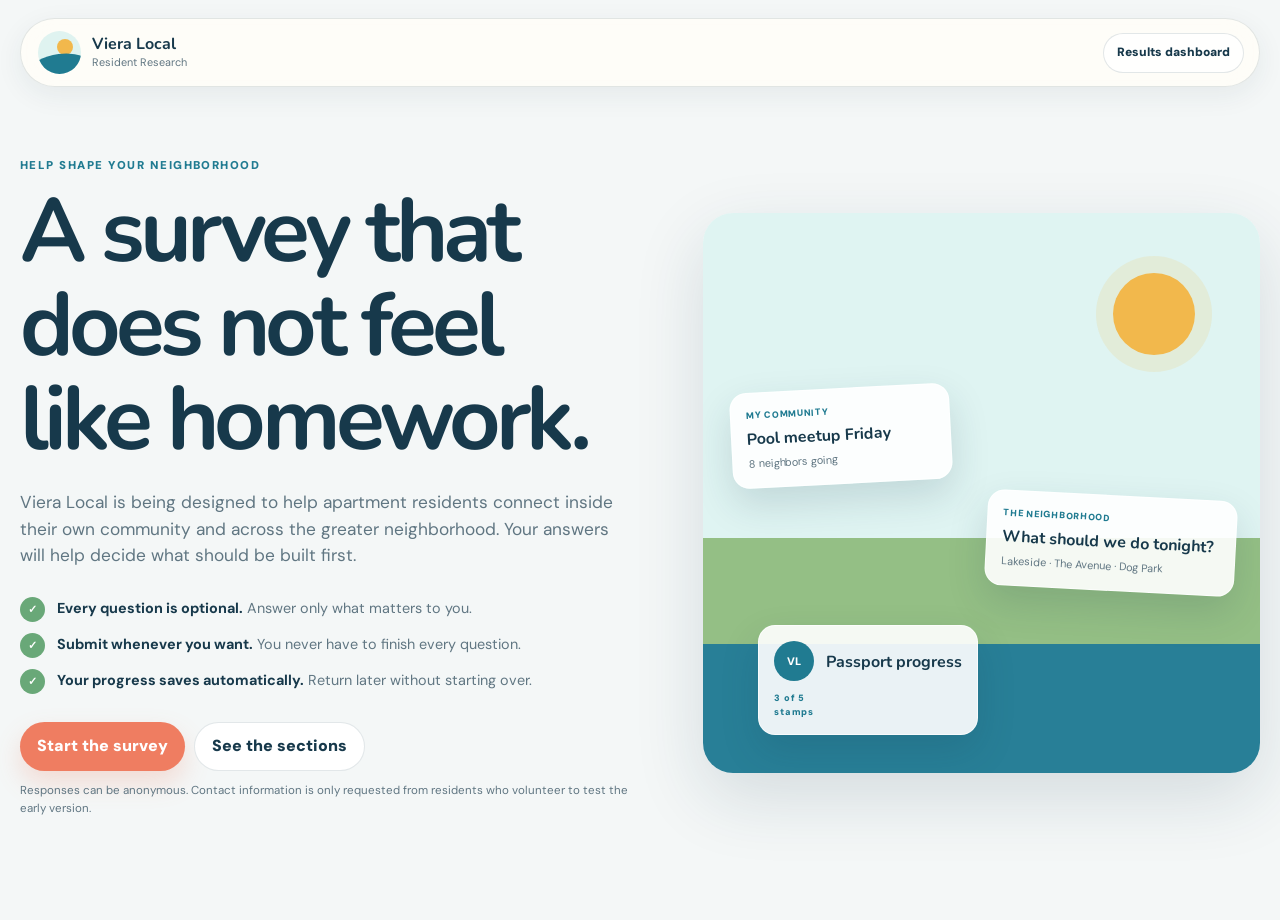
<file: vieralocal/survey/index.html>
<!DOCTYPE html>
<html lang="en">
<head>
  <meta charset="UTF-8">
  <meta name="viewport" content="width=device-width, initial-scale=1.0">
  <title>Viera Local Resident Survey</title>
  <link rel="preconnect" href="https://fonts.googleapis.com">
  <link rel="preconnect" href="https://fonts.gstatic.com" crossorigin>
  <link href="https://fonts.googleapis.com/css2?family=DM+Sans:wght@400;500;600;700&family=Nunito:wght@700;800;900&display=swap" rel="stylesheet">
  <link rel="stylesheet" href="styles.css">
</head>
<body>
  <header class="site-header">
    <a class="brand" href="#">
      <span class="brand-mark"><i></i><b></b></span>
      <span><strong>Viera Local</strong><small>Resident Research</small></span>
    </a>
    <div class="header-actions">
      <button class="ghost-button" id="resumeButton">Resume saved survey</button>
      <button class="ghost-button" id="dashboardButton">Results dashboard</button>
    </div>
  </header>

  <main>
    <section class="screen active" id="welcomeScreen">
      <div class="welcome-grid">
        <div>
          <p class="eyebrow">Help shape your neighborhood</p>
          <h1>A survey that does not feel like homework.</h1>
          <p class="lead">Viera Local is being designed to help apartment residents connect inside their own community and across the greater neighborhood. Your answers will help decide what should be built first.</p>
          <div class="benefits">
            <p>
              <span class="benefit-check">✓</span>
              <span class="benefit-copy"><strong>Every question is optional.</strong> Answer only what matters to you.</span>
            </p>
            <p>
              <span class="benefit-check">✓</span>
              <span class="benefit-copy"><strong>Submit whenever you want.</strong> You never have to finish every question.</span>
            </p>
            <p>
              <span class="benefit-check">✓</span>
              <span class="benefit-copy"><strong>Your progress saves automatically.</strong> Return later without starting over.</span>
            </p>
          </div>
          <div class="button-row">
            <button class="primary-button" id="startButton">Start the survey</button>
            <button class="secondary-button" id="previewButton">See the sections</button>
          </div>
          <p class="small-note">Responses can be anonymous. Contact information is only requested from residents who volunteer to test the early version.</p>
        </div>
        <div class="hero-card">
          <div class="hero-sun"></div>
          <div class="mini-card one"><small>MY COMMUNITY</small><strong>Pool meetup Friday</strong><span>8 neighbors going</span></div>
          <div class="mini-card two"><small>THE NEIGHBORHOOD</small><strong>What should we do tonight?</strong><span>Lakeside · The Avenue · Dog Park</span></div>
          <div class="mini-card three"><span class="stamp">VL</span><strong>Passport progress</strong><small>3 of 5 stamps</small></div>
        </div>
      </div>
    </section>

    <section class="screen" id="surveyScreen">
      <div class="mobile-survey-header">
        <button class="mobile-sections-button" id="mobileSectionsButton" type="button" aria-expanded="false">
          <span>☰</span> Sections
        </button>

        <div class="mobile-progress-summary">
          <strong id="mobileCompletionPercent">0%</strong>
          <span><b id="mobileAnsweredCount">0</b>/<b id="mobileTotalQuestionCount">35</b> answered</span>
        </div>

        <button class="mobile-save-button" id="mobileSaveButton" type="button">Save</button>
      </div>

      <div class="mobile-progress-track">
        <i id="mobileProgressBar"></i>
      </div>

      <div class="survey-drawer-backdrop" id="surveyDrawerBackdrop"></div>

      <div class="survey-layout">
        <aside class="survey-sidebar">
          <p class="eyebrow light">Your survey journey</p>
          <div class="progress-number">
            <strong id="answeredCount">0</strong>
            <span>of <b id="totalQuestionCount">35</b> answered</span>
          </div>
          <div class="progress-percent"><strong id="completionPercent">0%</strong> complete</div>
          <div class="progress-track"><i id="progressBar"></i></div>
          <p class="progress-message" id="progressMessage">Every answer helps.</p>
          <nav id="sectionNav"></nav>
          <div class="sidebar-actions">
            <button class="secondary-button dark" id="saveExitButton">Save and exit</button>
            <button class="secondary-button dark submit-anytime-button" id="submitAnytimeButton" type="button">Submit what I have</button>
          </div>
        </aside>

        <section class="survey-content">
          <div class="survey-heading">
            <div>
              <p class="eyebrow" id="sectionNumber"></p>
              <h2 id="sectionTitle"></h2>
            </div>
            <button class="ghost-button" id="clearDraftButton">Clear draft</button>
          </div>
          <div class="section-note" id="sectionDescription"></div>
          <form id="surveyForm"><div id="questionList"></div></form>
          <div class="survey-nav-buttons">
            <button class="secondary-button" id="previousButton">← Previous</button>
            <button class="primary-button" id="nextButton">Next section →</button>
          </div>

          <div class="mobile-bottom-nav" aria-label="Mobile survey navigation">
            <button class="mobile-bottom-button" id="mobilePreviousButton" type="button">
              <span>←</span> Previous
            </button>

            <button class="mobile-bottom-button mobile-bottom-button--save" id="mobileSubmitButton" type="button">
              Submit
            </button>

            <button class="mobile-bottom-button mobile-bottom-button--next" id="mobileNextButton" type="button">
              Next <span>→</span>
            </button>
          </div>
        </section>
      </div>
    </section>

    <section class="screen" id="reviewScreen">
      <div class="center-card">
        <p class="eyebrow">You made it this far</p>
        <h1>Ready to send your answers?</h1>
        <p>You answered <strong id="reviewCount">0</strong> questions. Submit now or return to answer more.</p>
        <div class="review-grid" id="reviewGrid"></div>
        <div class="contact-card">
          <p class="eyebrow">Optional</p>
          <h3>Help test the early version</h3>
          <div class="two-column">
            <label>First name<input id="contactName" type="text" placeholder="Your first name"></label>
            <label>Email<input id="contactEmail" type="email" placeholder="you@example.com"></label>
          </div>
          <label class="check-line"><input id="contactInterview" type="checkbox"> I would participate in a short interview.</label>
          <label class="check-line"><input id="contactHost" type="checkbox"> I might help host an early activity.</label>
        </div>
        <div class="button-row right">
          <button class="secondary-button" id="returnButton">Keep answering</button>
          <button class="primary-button" id="finalSubmitButton">Submit my responses</button>
        </div>
      </div>
    </section>

    <section class="screen" id="thanksScreen">
      <div class="center-card thanks-card">
        <span class="thanks-icon">✓</span>
        <p class="eyebrow">Survey submitted</p>
        <h1>Thank you for helping build Viera Local.</h1>
        <p>Your feedback will guide the first community, neighborhood, event, chat, and Passport features.</p>
        <div class="badge"><span>VL</span><p><strong>Founding Voice</strong><small>Prototype survey badge</small></p></div>
        <div class="button-row center">
          <button class="primary-button" id="thanksDashboardButton">View sample results</button>
          <button class="secondary-button" id="newResponseButton">Start another response</button>
        </div>
      </div>
    </section>

    <section class="screen" id="dashboardScreen">
      <div class="dashboard-heading">
        <div><p class="eyebrow">Survey response dashboard</p><h1>What residents are telling us</h1><p>This prototype totals responses saved in this browser.</p></div>
        <div class="button-row"><button class="secondary-button" id="dashboardBackButton">Back</button><button class="secondary-button" id="sampleDataButton">Add sample data</button><button class="primary-button" id="exportButton">Export CSV</button></div>
      </div>
      <div class="metric-grid">
        <article><strong id="responseMetric">0</strong><span>Total responses</span></article>
        <article><strong id="completionMetric">0%</strong><span>Average completion</span></article>
        <article><strong id="accountMetric">0%</strong><span>Likely to create account</span></article>
        <article><strong id="passportMetric">0%</strong><span>Interested in Passport</span></article>
      </div>
      <div class="dashboard-grid">
        <article class="dashboard-panel"><p class="eyebrow">Community need</p><h3>How connected residents feel</h3><div id="connectednessChart"></div></article>
        <article class="dashboard-panel"><p class="eyebrow">Feature priorities</p><h3>Most requested features</h3><div id="featureRanking"></div></article>
        <article class="dashboard-panel"><p class="eyebrow">Real-world activity</p><h3>Most appealing activities</h3><div id="activityRanking"></div></article>
        <article class="dashboard-panel"><p class="eyebrow">Trust & comfort</p><h3>Most requested protections</h3><div id="concernRanking"></div></article>
        <article class="dashboard-panel wide"><p class="eyebrow">Passport validation</p><h3>Annual pass price expectations</h3><div id="priceChart"></div></article>
        <article class="dashboard-panel wide"><div class="panel-row"><div><p class="eyebrow">Open responses</p><h3>Resident comments</h3></div><select id="commentFilter"><option value="biggestProblem">Biggest problem to solve</option><option value="reasonNotUse">Reasons not to use it</option><option value="wantedBusinesses">Wanted businesses and destinations</option></select></div><div class="comment-wall" id="commentWall"></div></article>
      </div>
      <div class="danger-row"><button class="danger-button" id="deleteResponsesButton">Delete browser responses</button></div>
    </section>
  </main>

  <div class="modal" id="previewModal">
    <div class="modal-backdrop" data-close="previewModal"></div>
    <div class="modal-card">
      <button class="modal-close" data-close="previewModal">×</button>
      <p class="eyebrow">Survey overview</p>
      <h2>Six core sections plus optional demographics</h2>
      <div class="preview-grid" id="previewGrid"></div>
      <button class="primary-button full" id="startPreviewButton">Start the survey</button>
    </div>
  </div>

  <div class="modal" id="earlySubmitModal">
    <div class="modal-backdrop" data-close="earlySubmitModal"></div>
    <div class="modal-card small-modal">
      <button class="modal-close" data-close="earlySubmitModal">×</button>
      <p class="eyebrow">Submit anytime</p>
      <h2>You can stop here.</h2>
      <p>We will save the answers you already provided.</p>
      <div class="button-row right"><button class="secondary-button" data-close="earlySubmitModal">Keep answering</button><button class="primary-button" id="reviewEarlyButton">Review my answers</button></div>
    </div>
  </div>

  <div class="section-celebration" id="sectionCelebration" aria-hidden="true">
    <div class="celebration-burst" id="celebrationBurst"></div>
    <div class="celebration-card">
      <span class="celebration-icon" id="celebrationIcon">✓</span>
      <p class="eyebrow">Section complete</p>
      <h2 id="celebrationTitle">Nice work!</h2>
      <p id="celebrationMessage">You completed a whole section.</p>
    </div>
  </div>

  <div class="toast" id="toast"></div>
  <script src="script.js"></script>
</body>
</html>
</file>
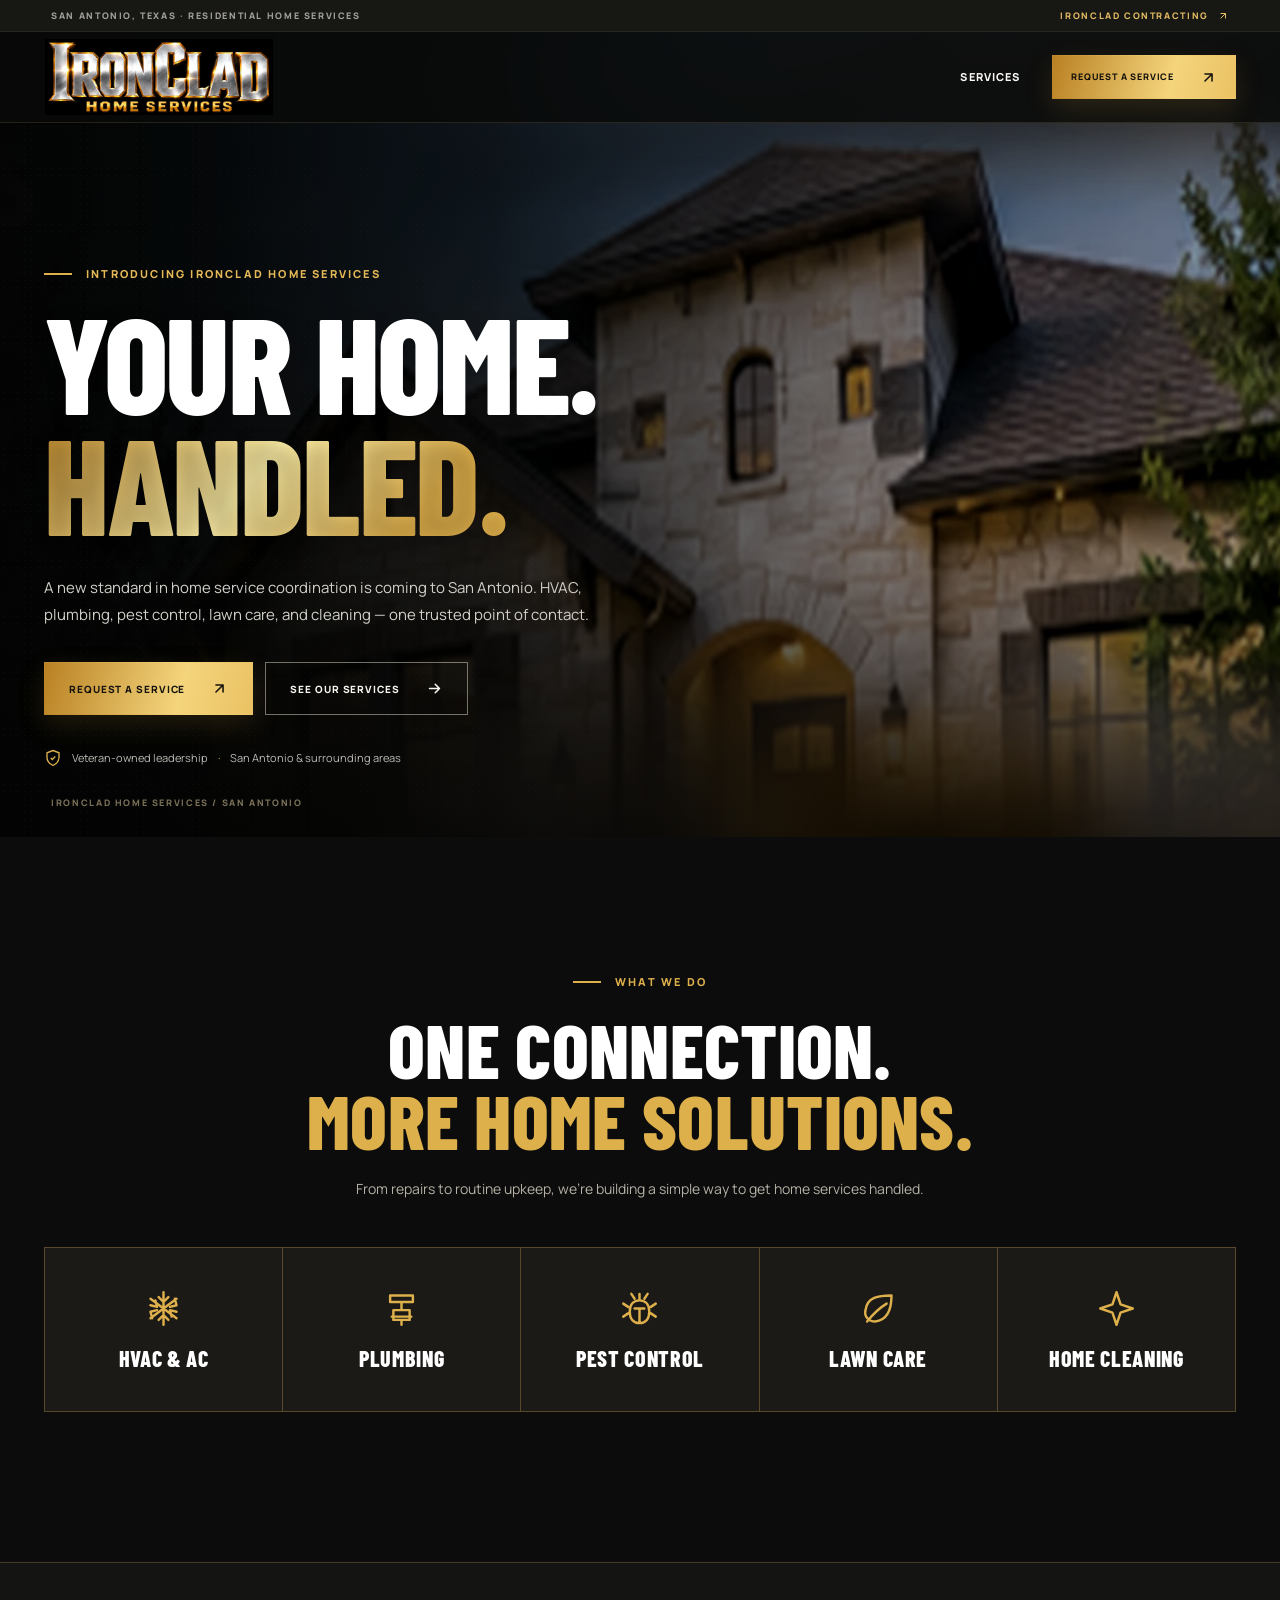
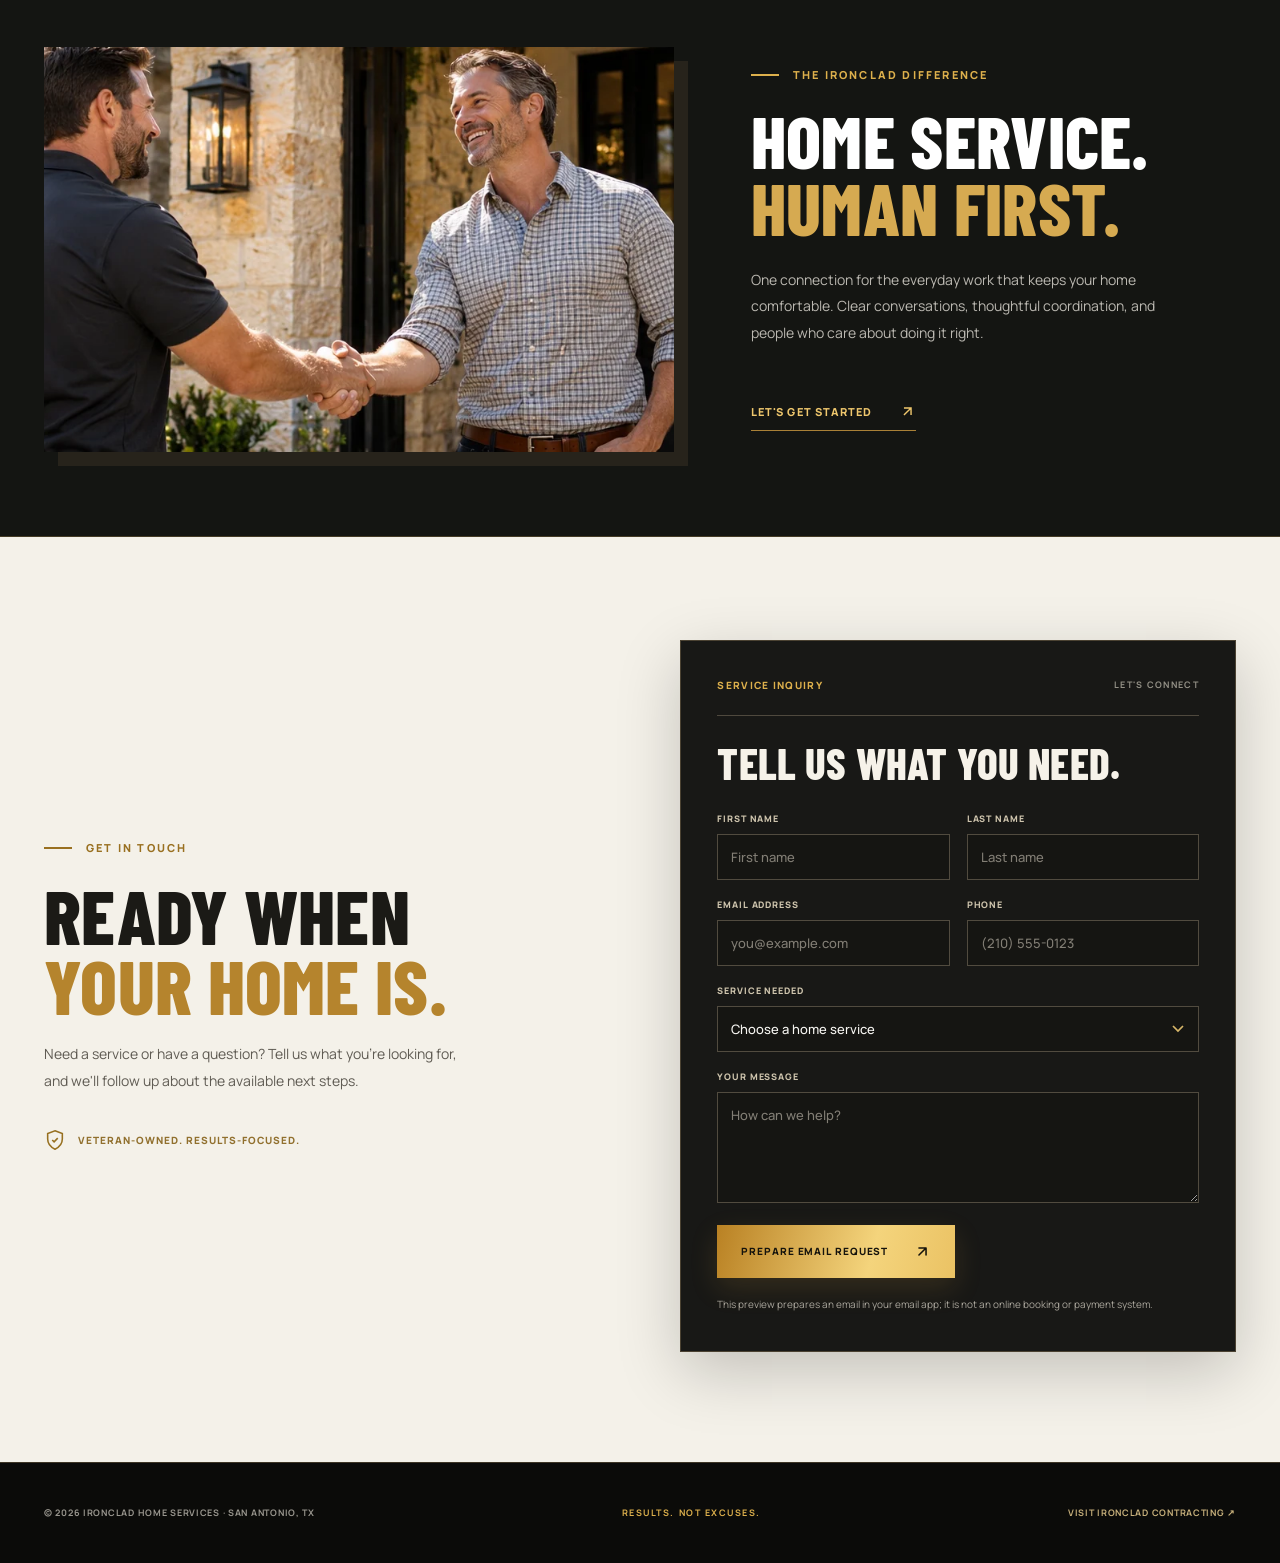
<file: IronClad-Home-Services/landing.html>
<!DOCTYPE html>

<html lang="en"><head><meta charset="utf-8"/><meta content="width=device-width,initial-scale=1" name="viewport"/><meta content="#0b0b0a" name="theme-color"/><meta content="IronClad Home Services is coming to San Antonio. Get in touch about home care, maintenance and repairs." name="description"/><title>IronClad Home Services | San Antonio Home Care</title><link href="assets/favicon.png" rel="icon" type="image/png"/><link href="https://fonts.googleapis.com" rel="preconnect"/><link crossorigin="" href="https://fonts.gstatic.com" rel="preconnect"/><link href="https://fonts.googleapis.com/css2?family=Barlow+Condensed:wght@500;600;700;800;900&amp;family=Manrope:wght@400;500;600;700;800&amp;display=swap" rel="stylesheet"/><link href="styles.css" rel="stylesheet"/><script defer="" src="script.js"></script><link as="image" as_="image" href="assets/hero-home.webp" rel="preload"/><style>
/* The sixth service card only fills the 2-column layout on phones. */
.landing-service-list > .mobile-more-service { display: none; }
@media (max-width: 720px) {
  .landing-service-list > .mobile-more-service { display: flex; }
}
.mobile-more-service svg circle { fill: var(--gold, #ddb04c); stroke: none; }
</style></head>
<body class="landing-page">
<svg aria-hidden="true" class="svg-sprite" xmlns="http://www.w3.org/2000/svg"><symbol id="ic-arrow" viewbox="0 0 24 24"><path d="M5 12h14m-6-6 6 6-6 6"></path></symbol><symbol id="ic-arrow-up" viewbox="0 0 24 24"><path d="M7 17 17 7M7 7h10v10"></path></symbol><symbol id="ic-shield" viewbox="0 0 24 24"><path d="M12 2 20 5v6c0 5-2.5 8.5-8 11-5.5-2.5-8-6-8-11V5l8-3Z"></path><path d="m9 12 2 2 4-4"></path></symbol><symbol id="ic-snow" viewbox="0 0 24 24"><path d="M12 2v20M4 6l16 12M20 6 4 18M9 5l3 3 3-3M9 19l3-3 3 3M4 10l4 1-1-4M20 14l-4-1 1 4M8 13l-4 1 1 4M16 11l4-1-1-4"></path></symbol><symbol id="ic-water" viewbox="0 0 24 24"><path d="M5 4h14v4H5zM12 8v5M6 17h12M7 13h10v6H7zM12 19v3"></path></symbol><symbol id="ic-bug" viewbox="0 0 24 24"><path d="M9 6 7 3m8 3 2-3M12 7c-4 0-6 3-6 7s2 7 6 7 6-3 6-7-2-7-6-7ZM12 7V3M5 11 2 9m3 6-3 2m17-6 3-2m-3 6 3 2M9 12h6M12 12v9"></path></symbol><symbol id="ic-leaf" viewbox="0 0 24 24"><path d="M20 4C12 4 5 5 4 13c-1 4 2 7 6 7 8-1 10-9 10-16ZM5 20c4-5 7-8 12-11"></path></symbol><symbol id="ic-sparkle" viewbox="0 0 24 24"><path d="m12 2 2.5 7.5L22 12l-7.5 2.5L12 22l-2.5-7.5L2 12l7.5-2.5L12 2Z"></path></symbol></svg>
<a class="skip-link" href="#main">Skip to content</a>
<div class="site-topline"><span>SAN ANTONIO, TEXAS · RESIDENTIAL HOME SERVICES</span><a href="https://icladcontracting.com/" rel="noopener" target="_blank">IRONCLAD CONTRACTING <svg><use href="#ic-arrow-up"></use></svg></a></div>
<header class="site-header landing-header"><div class="shell nav-inner"><a aria-label="IronClad Home Services home" class="brand" href="#top"><img alt="IronClad Home Services" decoding="async" height="433" src="assets/ironclad-home-services-logo.webp" width="1300"/></a><nav class="landing-nav"><a href="#services">SERVICES</a><a class="btn btn-gold" href="#contact">REQUEST A SERVICE <svg><use href="#ic-arrow-up"></use></svg></a></nav></div></header>
<main id="main"><section class="hero landing-hero" id="top"><div aria-hidden="true" class="hero-photo"></div><div aria-hidden="true" class="hero-noise"></div><div class="shell hero-content"><div class="hero-copy"><div class="eyebrow reveal"><span class="dash"></span> INTRODUCING IRONCLAD HOME SERVICES</div><h1 class="reveal delay-1">YOUR HOME.<br/><span>HANDLED.</span></h1><p class="hero-lead reveal delay-2">A new standard in home service coordination is coming to San Antonio. HVAC, plumbing, pest control, lawn care, and cleaning — one trusted point of contact.</p><div class="hero-buttons reveal delay-3"><a class="btn btn-gold" href="#contact">REQUEST A SERVICE <svg><use href="#ic-arrow-up"></use></svg></a><a class="btn btn-ghost" href="#services">SEE OUR SERVICES <svg><use href="#ic-arrow"></use></svg></a></div><p class="hero-foot reveal delay-3"><svg><use href="#ic-shield"></use></svg> Veteran-owned leadership <span>·</span> San Antonio &amp; surrounding areas</p></div></div><div class="hero-index">IRONCLAD HOME SERVICES / SAN ANTONIO</div></section>
<section class="landing-services section-dark" id="services"><div class="shell"><div class="landing-service-head reveal"><p class="kicker"><span class="dash"></span> WHAT WE DO</p><h2>ONE CONNECTION.<br/><em>MORE HOME SOLUTIONS.</em></h2><p>From repairs to routine upkeep, we're building a simple way to get home services handled.</p></div><div class="landing-service-list"><div class="reveal"><svg><use href="#ic-snow"></use></svg><span>HVAC &amp; AC</span></div><div class="reveal delay-1"><svg><use href="#ic-water"></use></svg><span>PLUMBING</span></div><div class="reveal delay-2"><svg><use href="#ic-bug"></use></svg><span>PEST CONTROL</span></div><div class="reveal"><svg><use href="#ic-leaf"></use></svg><span>LAWN CARE</span></div><div class="reveal delay-1"><svg><use href="#ic-sparkle"></use></svg><span>HOME CLEANING</span></div><div class="reveal delay-2 mobile-more-service"><svg aria-hidden="true" viewBox="0 0 24 24"><circle cx="5" cy="12" r="2.1"/><circle cx="12" cy="12" r="2.1"/><circle cx="19" cy="12" r="2.1"/></svg><span>MORE</span></div></div></div></section><section aria-labelledby="landing-people-title" class="landing-people">
<div class="shell landing-people-grid">
<figure class="landing-people-photo reveal">
<img alt="A home service technician greeting a homeowner at their front door" height="505" loading="lazy" src="assets/homeowner-handshake.webp" width="1536"/>
</figure>
<div class="landing-people-copy reveal delay-1">
<p class="kicker"><span class="dash"></span> THE IRONCLAD DIFFERENCE</p>
<h2 id="landing-people-title">HOME SERVICE.<br/><em>HUMAN FIRST.</em></h2>
<p>One connection for the everyday work that keeps your home comfortable. Clear conversations, thoughtful coordination, and people who care about doing it right.</p>
<a class="underlined-link underlined-light" href="#contact">LET'S GET STARTED <svg><use href="#ic-arrow-up"></use></svg></a>
</div>
</div>
</section>
<section class="landing-contact section section-cream" id="contact"><div class="shell landing-contact-grid"><div class="reveal"><p class="kicker dark-kicker"><span class="dash"></span> GET IN TOUCH</p><h2>READY WHEN<br/><em>YOUR HOME IS.</em></h2><p>Need a service or have a question? Tell us what you're looking for, and we'll follow up about the available next steps.</p><div class="small-trust"><svg><use href="#ic-shield"></use></svg><span>VETERAN-OWNED. RESULTS-FOCUSED.</span></div></div><div class="form-panel light-panel reveal delay-1"><div class="form-top"><span>SERVICE INQUIRY</span><b>LET'S CONNECT</b></div><h3>TELL US WHAT YOU NEED.</h3><form class="service-form" data-mailto-form=""><div class="fieldrow"><label>FIRST NAME <input autocomplete="given-name" name="first" placeholder="First name" required=""/></label><label>LAST NAME <input autocomplete="family-name" name="last" placeholder="Last name" required=""/></label></div><div class="fieldrow"><label>EMAIL ADDRESS <input autocomplete="email" name="email" placeholder="you@example.com" required="" type="email"/></label><label>PHONE <input autocomplete="tel" name="phone" placeholder="(210) 555-0123" type="tel"/></label></div><label>SERVICE NEEDED <select name="service" required=""><option value="">Choose a home service</option><option>HVAC / Air Conditioning</option><option>Plumbing / Water Heaters</option><option>Pest Control</option><option>Lawn / Yard Care</option><option>Home Cleaning</option><option>Other Home Service</option></select></label><label>YOUR MESSAGE <textarea name="message" placeholder="How can we help?" required="" rows="3"></textarea></label><button class="btn btn-gold submit-btn" type="submit">PREPARE EMAIL REQUEST <svg><use href="#ic-arrow-up"></use></svg></button><p class="form-hint">This preview prepares an email in your email app; it is not an online booking or payment system.</p><div aria-live="polite" class="form-feedback" hidden=""></div></form></div></div></section></main>
<footer class="site-footer compact-footer"><div class="shell"><div class="footer-bottom"><span>© 2026 IRONCLAD HOME SERVICES · SAN ANTONIO, TX</span><b>RESULTS. NOT EXCUSES.</b><a href="https://icladcontracting.com/" rel="noopener" target="_blank">VISIT IRONCLAD CONTRACTING ↗</a></div></div></footer>
</body></html>
</file>
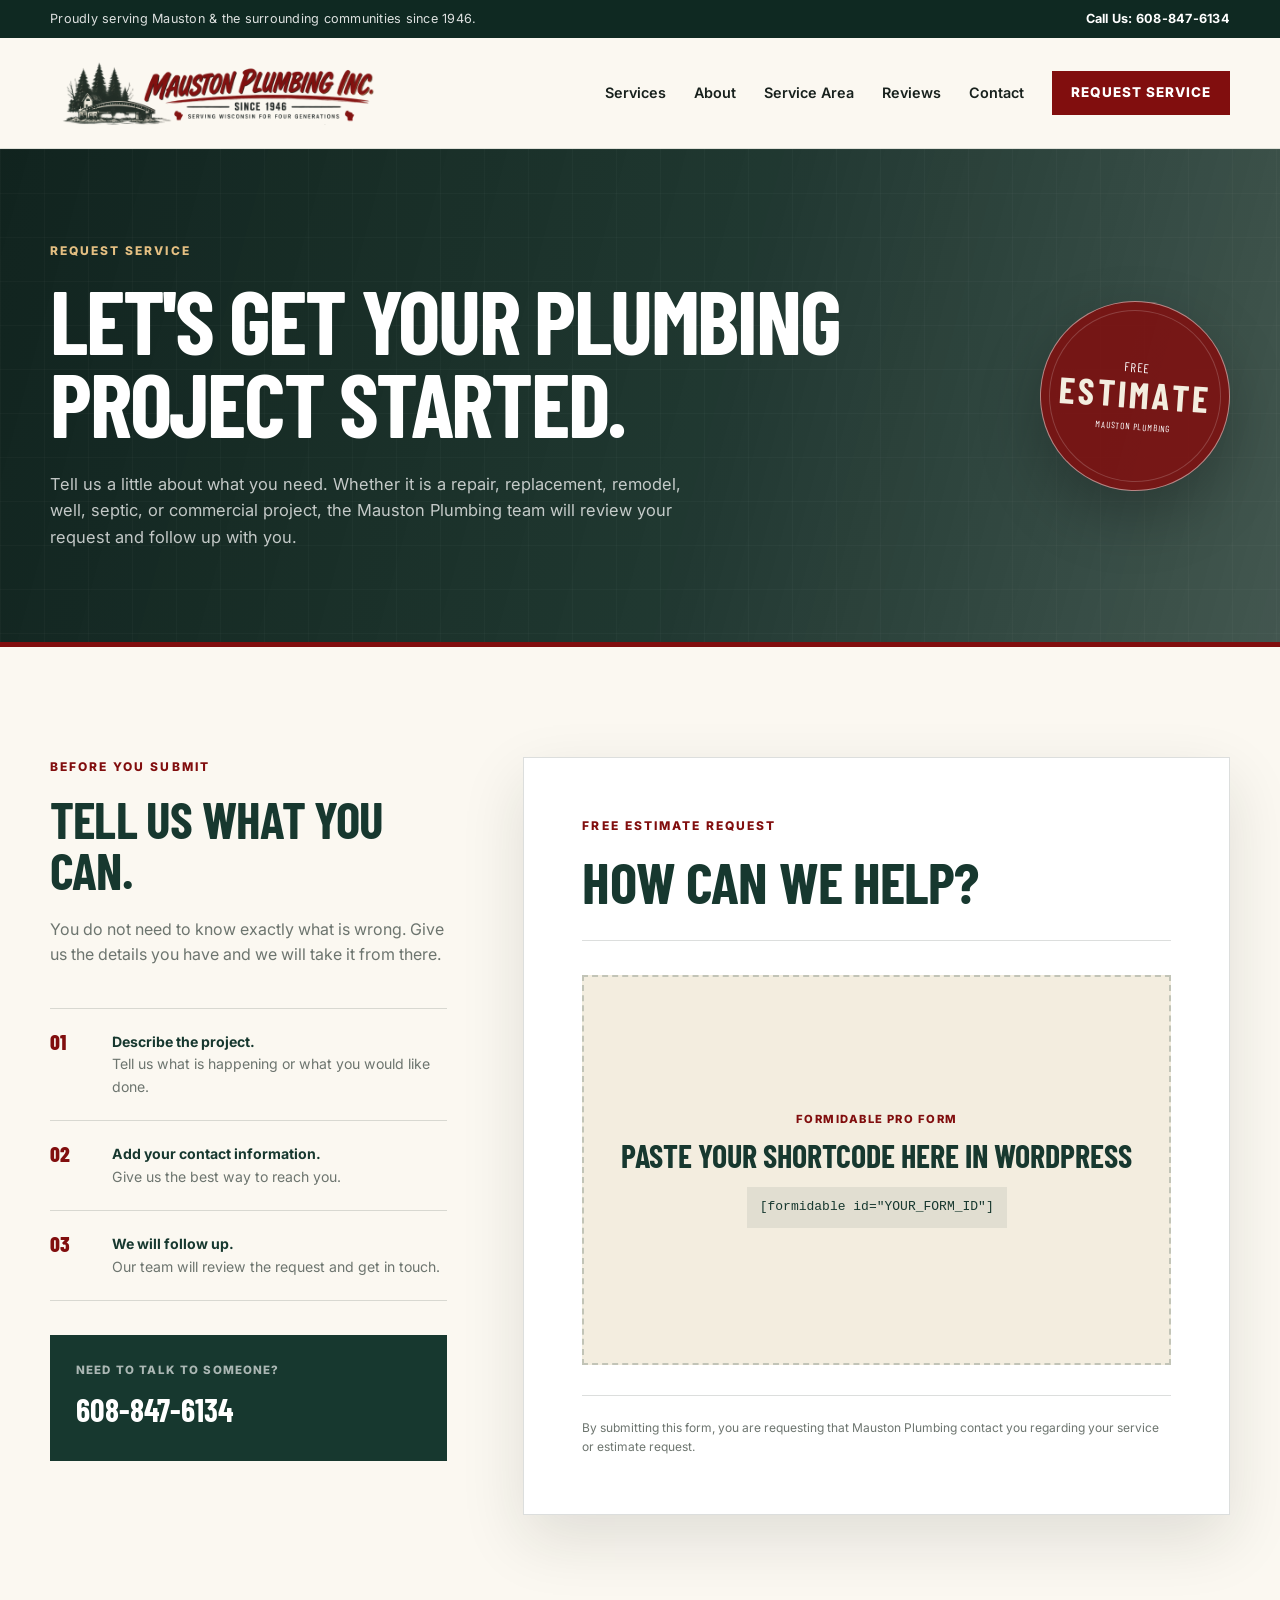
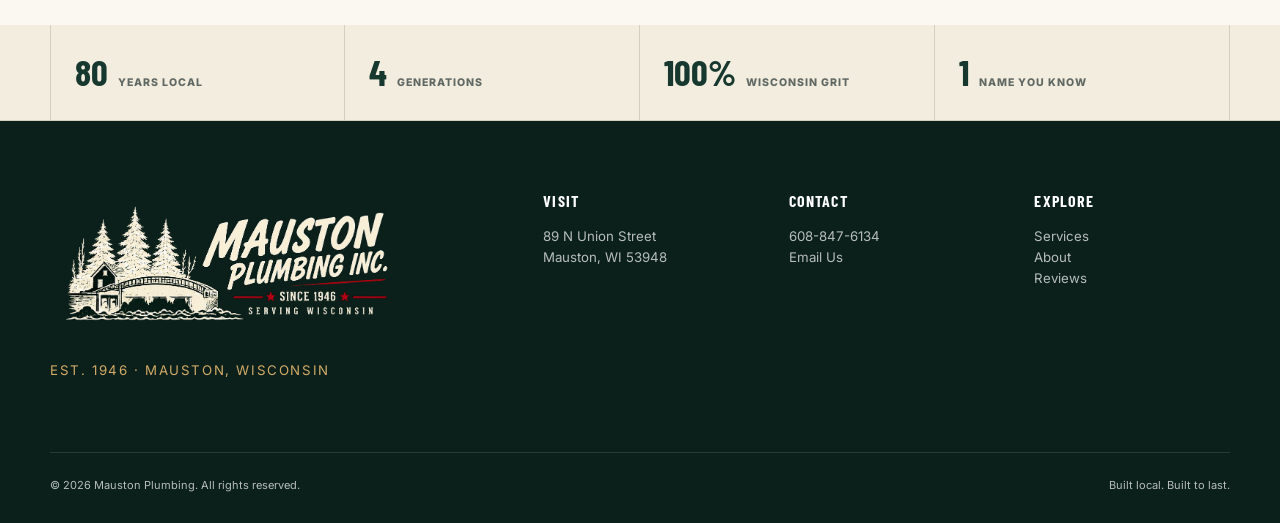
<file: mauston-plumbing/request-service.html>
<!DOCTYPE html>
<html lang="en">
<head>
  <meta charset="UTF-8" />
  <meta name="viewport" content="width=device-width, initial-scale=1.0" />
  <meta name="description" content="Request a free plumbing estimate from Mauston Plumbing, serving Mauston, Wisconsin and surrounding communities since 1946." />
  <title>Request Service | Mauston Plumbing</title>
  <link rel="icon" type="image/png" href="images/favicon.png">
  <link rel="preconnect" href="https://fonts.googleapis.com">
  <link rel="preconnect" href="https://fonts.gstatic.com" crossorigin>
  <link href="https://fonts.googleapis.com/css2?family=Barlow+Condensed:wght@500;600;700;800&family=Inter:wght@400;500;600;700&display=swap" rel="stylesheet">
  <link rel="stylesheet" href="styles.css" />
</head>
<body>
  <div class="utility-bar">
    <div class="container utility-inner">
      <p>Proudly serving Mauston &amp; the surrounding communities since 1946.</p>
      <a href="tel:16088476134">Call Us: 608-847-6134</a>
    </div>
  </div>

  <header class="site-header">
    <div class="container nav-wrap">
      <a class="brand" href="index.html" aria-label="Mauston Plumbing home">
       <img class="site-logo" src="images/mauston-plumbing-logo-transparent.png" alt="Mauston Plumbing Inc. - Since 1946">
      </a>

      <input class="nav-toggle" type="checkbox" id="nav-toggle" />
      <label class="nav-toggle-label" for="nav-toggle" aria-label="Open navigation">
        <span></span><span></span><span></span>
      </label>

      <nav class="main-nav" aria-label="Primary navigation">
        <a href="#services">Services</a>
        <a href="#about">About</a>
        <a href="#service-area">Service Area</a>
        <a href="#reviews">Reviews</a>
        <a href="#contact">Contact</a>
        <a class="button button-small button-red" href="#request-form">Request Service</a>
      </nav>
    </div>
  </header>

  <main id="top">
    <section class="request-hero">
      <div class="container request-hero-inner">
        <div class="request-hero-copy">
          <p class="eyebrow light">Request Service</p>
          <h1>Let's get your plumbing project started.</h1>
          <p>Tell us a little about what you need. Whether it is a repair, replacement, remodel, well, septic, or commercial project, the Mauston Plumbing team will review your request and follow up with you.</p>
        </div>

        <div class="request-hero-badge" aria-hidden="true">
          <span>FREE</span>
          <strong>ESTIMATE</strong>
          <em>MAUSTON PLUMBING</em>
        </div>
      </div>
    </section>

    <section class="request-form-section" id="request-form">
      <div class="container request-layout">
        <aside class="request-sidebar">
          <p class="eyebrow">Before you submit</p>
          <h2>Tell us what you can.</h2>
          <p>You do not need to know exactly what is wrong. Give us the details you have and we will take it from there.</p>

          <div class="request-points">
            <div>
              <span>01</span>
              <p><strong>Describe the project.</strong><br>Tell us what is happening or what you would like done.</p>
            </div>
            <div>
              <span>02</span>
              <p><strong>Add your contact information.</strong><br>Give us the best way to reach you.</p>
            </div>
            <div>
              <span>03</span>
              <p><strong>We will follow up.</strong><br>Our team will review the request and get in touch.</p>
            </div>
          </div>

          <div class="request-callout">
            <p>Need to talk to someone?</p>
            <a href="tel:16088476134">608-847-6134</a>
          </div>
        </aside>

        <div class="form-card">
          <div class="form-card-heading">
            <p class="eyebrow">Free Estimate Request</p>
            <h2>How can we help?</h2>
          </div>

          <!--
            WORDPRESS / FORMIDABLE PRO:
            Replace the placeholder below with your Formidable shortcode.

            Example:
            [formidable id="123"]

            In WordPress, paste the shortcode into a Shortcode block
            inside this form-card area. A shortcode will not render
            when this file is opened as a normal local HTML file.
          -->
          <div class="formidable-form-slot">
            <div class="form-placeholder">
              <span>FORMIDABLE PRO FORM</span>
              <strong>Paste your shortcode here in WordPress</strong>
              <code>[formidable id="YOUR_FORM_ID"]</code>
            </div>
          </div>

          <p class="form-note">By submitting this form, you are requesting that Mauston Plumbing contact you regarding your service or estimate request.</p>
        </div>
      </div>
    </section>

    <section class="stats-band" aria-label="Company highlights">
      <div class="container stats-grid">
        <div><strong>80</strong><span>Years Local</span></div>
        <div><strong>4</strong><span>Generations</span></div>
        <div><strong>100%</strong><span>Wisconsin Grit</span></div>
        <div><strong>1</strong><span>Name You Know</span></div>
      </div>
    </section>
  </main>

  <footer class="site-footer">
    <div class="container footer-grid">
      <div class="footer-brand">
        <a class="brand brand-footer" href="index.html" aria-label="Mauston Plumbing home">
         <img class="footer-logo" src="images/mauston-plumbing-logo-dark.png" alt="Mauston Plumbing Inc. - Since 1946">
        </a>
        <p>EST. 1946 · MAUSTON, WISCONSIN</p>
      </div>
      <div>
        <h3>Visit</h3>
        <p>89 N Union Street<br>Mauston, WI 53948</p>
      </div>
      <div>
        <h3>Contact</h3>
        <p><a href="tel:16088476134">608-847-6134</a><br><a href="#request-form">Email Us</a></p>
      </div>
      <div>
        <h3>Explore</h3>
        <p><a href="#services">Services</a><br><a href="#about">About</a><br><a href="#reviews">Reviews</a></p>
      </div>
    </div>
    <div class="container footer-bottom">
      <span>© 2026 Mauston Plumbing. All rights reserved.</span>
      <span>Built local. Built to last.</span>
    </div>
  </footer>

  <div class="mobile-action-bar" aria-label="Quick contact actions">
    <a class="mobile-call" href="tel:16088476134">Call Now</a>
    <a class="mobile-request" href="#request-form">Request Service</a>
  </div>
</body>
</html>
</file>
<file: IronClad-Home-Services/styles.css>
:root{--black:#0b0c0b;--ink:#10110f;--coal:#161714;--coal2:#1d1e1b;--line:#34342f;--gold:#ddb04c;--bright:#f6d57d;--gold-dim:#a87c28;--muted:#a9a7a0;--cream:#f4f1e9;--white:#fff;--font-head:'Barlow Condensed','Arial Narrow',Impact,sans-serif;--font-body:'Manrope',Arial,Helvetica,sans-serif;--shell:1240px}
*{box-sizing:border-box}html{scroll-behavior:smooth;scroll-padding-top:90px;overflow-x:clip}body{overflow-x:clip;margin:0;background:var(--black);color:#f8f8f5;font:400 15px/1.75 var(--font-body);-webkit-font-smoothing:antialiased}a{color:inherit;text-decoration:none}button,input,textarea,select{font:inherit}button,a{-webkit-tap-highlight-color:transparent}button{cursor:pointer}img{display:block;max-width:100%}svg{display:block}.svg-sprite{position:absolute;width:0;height:0;overflow:hidden}.shell{width:min(var(--shell),calc(100% - 88px));margin-inline:auto}::selection{background:var(--gold);color:#0b0c0b}:focus-visible{outline:2px solid var(--bright);outline-offset:4px}.skip-link{position:absolute;top:-80px;left:20px;background:var(--gold);color:#111;z-index:999;padding:8px 16px}.skip-link:focus{top:10px}
/* Global navigation */
.site-topline{height:32px;padding:0 4%;display:flex;align-items:center;justify-content:space-between;gap:16px;background:#171713;color:#a4a19b;font-size:9px;font-weight:800;letter-spacing:.18em;border-bottom:1px solid #25251e}.site-topline a{display:inline-flex;align-items:center;gap:8px;color:#e2ba63;white-space:nowrap}.site-topline a svg{width:12px;height:12px;fill:none;stroke:currentColor;stroke-width:2}.site-header{height:91px;position:absolute;top:32px;left:0;right:0;z-index:30;background:rgba(9,10,9,.83);border-bottom:1px solid rgba(248,223,150,.12);backdrop-filter:blur(12px);transition:background .25s ease,box-shadow .25s ease}.site-header.stuck{position:fixed;top:0;background:rgba(9,10,9,.96);box-shadow:0 10px 35px #0006}.nav-inner{height:100%;display:flex;align-items:center;justify-content:space-between;gap:30px}.brand{display:inline-flex;align-items:center;flex:none}.brand img{width:247px;height:auto;max-height:73px}.nav{display:flex;align-items:center;gap:29px}.nav>a:not(.btn){font-size:11px;font-weight:800;letter-spacing:.045em;color:#f0ece6;transition:color .2s}.nav>a:not(.btn):hover,.nav>a:not(.btn):focus-visible{color:var(--gold)}.btn{display:inline-flex;align-items:center;justify-content:center;gap:26px;border:1px solid transparent;min-height:53px;padding:0 24px;white-space:nowrap;font-family:var(--font-body);font-size:10px;font-weight:900;letter-spacing:.09em;line-height:1.2;transition:transform .25s ease,background .25s ease,color .25s ease,border-color .25s ease,box-shadow .25s ease}.btn svg{width:17px;height:17px;fill:none;stroke:currentColor;stroke-width:2.2;stroke-linecap:round;stroke-linejoin:round;transition:transform .25s ease}.btn:hover{transform:translateY(-3px)}.btn:hover svg{transform:translate(3px,-3px)}.btn-gold{color:#15130c;background:linear-gradient(105deg,#b98123 0%,#f4d47c 35%,#dba53c 85%,#b98123 100%);background-size:190% 100%;box-shadow:0 10px 28px rgba(220,171,64,.15)}.btn-gold:hover{background-position:100% 0;box-shadow:0 14px 36px rgba(220,171,64,.24)}.btn-ghost{border-color:rgba(248,242,225,.45);color:#f8f6ef;background:rgba(0,0,0,.06)}.btn-ghost:hover{border-color:var(--gold);color:var(--gold)}.nav-cta{min-height:43px;padding:0 15px;gap:14px;font-size:9px}.nav-toggle{display:none;width:42px;height:42px;flex-direction:column;align-items:center;justify-content:center;gap:6px;background:transparent;border:1px solid #b48c44;border-radius:0}.nav-toggle i{display:block;width:20px;height:2px;background:#e4ba5d;transition:transform .2s,opacity .2s}.nav-toggle[aria-expanded=true] i:first-child{transform:translateY(8px) rotate(45deg)}.nav-toggle[aria-expanded=true] i:nth-child(2){opacity:0}.nav-toggle[aria-expanded=true] i:last-child{transform:translateY(-8px) rotate(-45deg)}
/* Shared type */
h1,h2,h3,p{margin-top:0}h1,h2,h3{font-family:var(--font-head);font-weight:800;line-height:.92;letter-spacing:.004em}h1{font-size:clamp(84px,9.8vw,150px)}h2{font-size:clamp(52px,6vw,90px)}h3{font-size:29px}h1 span,h2 em{color:var(--gold);font-style:normal}.eyebrow,.kicker{display:flex;align-items:center;gap:14px;font:800 11px/1.3 var(--font-body);letter-spacing:.2em;text-transform:uppercase;color:var(--gold);margin:0 0 24px}.dash{display:inline-block;flex:none;width:28px;height:2px;background:var(--gold)}.section{padding:126px 0}.section-cream{background:var(--cream);color:#1b1a16}.section-dark{background:var(--black);color:#fff}.section-white{background:#fff;color:#161511}.dark-kicker{color:#997020}.dark-kicker .dash{background:#997020}.section-head{display:flex;justify-content:space-between;align-items:end;gap:60px;margin-bottom:55px}.section-head h2{margin:0}.section-head>p{max-width:315px;color:#afa9a0;font-size:14px;line-height:1.85;margin-bottom:6px}.section-white .section-head>p,.section-cream .section-head>p{color:#625e54}.section-head h2 em{color:var(--gold)}.section-white h2 em,.section-cream h2 em{color:#b5842d}
/* Main hero */
.hero{min-height:760px;height:min(880px,calc(100svh - 32px));position:relative;overflow:hidden;background:#0e100f}.hero-photo{position:absolute;inset:0;background:url('assets/hero-home.webp') center 46% /cover no-repeat;transform:scale(1.055);animation:heroScale 22s ease-in-out infinite alternate;filter:saturate(.81) contrast(1.06) brightness(.8)}.hero-photo:after{content:"";position:absolute;inset:0;background:linear-gradient(90deg,#0a0b0a 0%,rgba(9,10,9,.95) 17%,rgba(9,10,9,.8) 39%,rgba(9,10,9,.32) 67%,rgba(9,10,9,.13) 100%),linear-gradient(0deg,rgba(4,4,4,.75),transparent 35%)}.hero-noise{position:absolute;inset:0;opacity:.22;background-image:radial-gradient(#dfb15745 .75px,transparent .75px);background-size:7px 7px;mask-image:linear-gradient(90deg,black,transparent 75%);pointer-events:none}.hero-content{height:100%;display:flex;align-items:center;position:relative;z-index:1;padding-top:98px;padding-bottom:25px}.hero-copy{width:min(880px,78%)}.hero .eyebrow{color:#e6b957;margin-bottom:25px}.hero h1{margin:0 0 25px;line-height:.84;letter-spacing:-.018em;color:#fff;text-shadow:0 3px 18px #0003}.hero h1 span{display:inline-block;margin-top:8px;background:linear-gradient(130deg,#b7842a,#fff0a7 45%,#dfaf4b 80%);background-clip:text;-webkit-background-clip:text;color:transparent}.hero-lead{max-width:595px;font-size:15px;color:#d2d0c9;line-height:1.85;margin:34px 0 33px}.hero-buttons{display:flex;gap:12px;flex-wrap:wrap}.hero-foot{margin:33px 0 0;font-size:11px;color:#bcbab4;display:flex;gap:10px;align-items:center}.hero-foot svg{width:18px;height:18px;stroke:var(--gold);fill:none;stroke-width:1.8}.hero-foot span{color:var(--gold)}.scroll-indicator{position:absolute;right:0;bottom:65px;display:flex;align-items:center;gap:19px;writing-mode:vertical-rl;font-size:9px;font-weight:900;letter-spacing:.19em;color:#fff8}.scroll-indicator i{display:block;width:1px;height:47px;background:linear-gradient(var(--gold),transparent)}.hero-index{position:absolute;bottom:26px;left:4%;color:#f0ddab80;letter-spacing:.18em;font-size:9px;font-weight:800}
@keyframes heroScale{from{transform:scale(1.055)}to{transform:scale(1.13)}}
/* values */
.value-strip{background:#1a1a16;border-top:1px solid rgba(221,176,76,.5);border-bottom:1px solid #39352e}.strip-grid{min-height:113px;display:grid;grid-template-columns:repeat(4,1fr)}.strip-grid>div{display:flex;align-items:center;gap:17px;padding:15px 20px;border-right:1px solid #36332b}.strip-grid>div:first-child{padding-left:0}.strip-grid>div:last-child{border-right:0}.strip-grid b{font:700 24px var(--font-head);color:var(--gold)}.strip-grid span{font-size:10px;font-weight:800;line-height:1.45;letter-spacing:.07em;color:#f2efe7}
/* about */
.about-grid{display:grid;grid-template-columns:1.04fr 1fr;gap:9%;align-items:center}.about-visual{height:580px;position:relative}.about-img{position:absolute;inset:0 40px 45px 0;background:url('assets/hero-home.webp') 55% 56%/cover no-repeat;filter:saturate(.78) contrast(1.03);box-shadow:20px 23px 0 #ddd5c2}.about-visual:before{content:"";position:absolute;left:-24px;top:-24px;width:145px;height:145px;border-left:2px solid #b18a45;border-top:2px solid #b18a45}.about-float{position:absolute;bottom:0;right:0;width:270px;min-height:161px;padding:25px 27px;background:linear-gradient(135deg,#f5d98b,#c79332);box-shadow:0 14px 40px #1f140b3d;color:#19150e;display:flex;flex-direction:column;justify-content:center}.about-float span{font-size:10px;font-weight:900;letter-spacing:.16em}.about-float strong{font:800 34px/.88 var(--font-head);margin-top:8px}.about-float svg{position:absolute;right:20px;bottom:22px;width:18px;height:18px;stroke:currentColor;fill:none;stroke-width:2}.about-copy h2{margin:0 0 28px}.about-copy p:not(.kicker){font-size:14px;line-height:1.95;color:#57544f;max-width:490px;margin:0 0 18px}.underlined-link{display:inline-flex;gap:26px;align-items:center;border-bottom:1px solid #b48941;padding:13px 0 9px;margin-top:14px;font-size:11px;letter-spacing:.1em;font-weight:900}.underlined-link svg{width:17px;height:17px;fill:none;stroke:currentColor;stroke-width:2}
/* service tiles */
.services-grid{display:grid;grid-template-columns:repeat(3,1fr);gap:1px;background:#3e382d;border:1px solid #3e382d}.service-tile{background:#171714;padding:32px 32px 29px;min-height:345px;display:flex;flex-direction:column;transition:background .3s ease,transform .3s ease;position:relative;overflow:hidden}.service-tile:before{content:"";height:3px;background:linear-gradient(90deg,#b47d2c,#ffdf87);position:absolute;top:0;left:0;width:0;transition:width .35s ease}.service-tile:hover,.service-tile:focus-within{background:#22211c}.service-tile:hover:before,.service-tile:focus-within:before{width:100%}.tile-top{display:flex;justify-content:space-between;align-items:flex-start;margin-bottom:31px}.tile-no{font:700 15px var(--font-head);letter-spacing:.1em;color:#b18a46}.tile-icon{width:47px;height:47px;fill:none;stroke:var(--gold);stroke-width:1.4;stroke-linecap:round;stroke-linejoin:round}.service-tile h3{font-size:37px;line-height:.99;min-height:70px;margin:0 0 15px}.service-tile p{font-size:12px;line-height:1.85;color:#a9a59b;max-width:310px;margin:0 0 25px}.tile-link{font-size:10px;font-weight:900;letter-spacing:.07em;color:#e4bb66;display:flex;align-items:center;justify-content:space-between;gap:8px;border-top:1px solid #494338;padding-top:17px;margin-top:auto}.tile-link svg{width:17px;height:17px;stroke:currentColor;fill:none;stroke-width:2;transition:transform .2s}.tile-link:hover svg{transform:translate(3px,-3px)}.service-cta{background:linear-gradient(135deg,#29261e,#191811)}.service-cta h3{color:#e3bc65}.service-disclaimer{font-size:11px;color:#aaa49b;line-height:1.75;margin:22px 0 0}
/* process */
.steps-grid{display:grid;grid-template-columns:repeat(3,1fr);gap:0;border-top:1px solid #ddd8ce;margin-top:45px}.step{padding:46px 42px 0 0;margin-right:40px;position:relative}.step:not(:last-child):after{content:"";position:absolute;right:-8px;top:45px;bottom:7px;background:#e7e2d9;width:1px}.step-icon{width:66px;height:66px;border:1px solid #b88a36;display:grid;place-items:center;margin-bottom:34px}.step-icon svg{width:30px;height:30px;fill:none;stroke:#9f731e;stroke-width:1.7;stroke-linecap:round;stroke-linejoin:round}.step-n{display:block;font:800 21px var(--font-head);color:#b18a44;margin-bottom:13px}.step h3{font-size:33px;line-height:.99;margin-bottom:18px}.step p{font-size:13px;line-height:1.9;color:#6a665e;max-width:280px}
/* why */
.statement{padding:135px 0 128px;background:radial-gradient(ellipse at 85% 3%,rgba(176,119,27,.17),transparent 42%),linear-gradient(135deg,#1a1a16,#0c0c0a 62%);position:relative;border-top:1px solid #292720;border-bottom:1px solid #49402d}.statement:after{content:"";position:absolute;right:8%;top:80px;width:360px;height:360px;border:1px solid #8a6d332c;transform:rotate(45deg);pointer-events:none}.statement h2{font-size:clamp(54px,6.4vw,98px);margin:0 0 68px;position:relative;z-index:1}.statement-features{display:grid;grid-template-columns:repeat(4,1fr);gap:30px}.statement-features>div{border-top:1px solid #6e5e3c;padding-top:25px;position:relative;z-index:1}.statement-features svg{width:36px;height:36px;stroke:var(--gold);stroke-width:1.5;fill:none;margin-bottom:30px}.statement-features h3{font-size:22px;line-height:1.1;margin:0 0 11px}.statement-features p{color:#adaba4;font-size:12px;line-height:1.7;margin:0}
.audience-grid{display:grid;grid-template-columns:1fr 1fr;gap:10%;align-items:center}.audience-grid h2{margin:0}.audience-content>p{font-size:15px;color:#625e57;line-height:1.9;margin:0 0 33px}.audience-tags{display:flex;flex-wrap:wrap;gap:8px}.audience-tags span{border:1px solid #b6ae9d;padding:10px 14px;font-size:10px;letter-spacing:.05em;font-weight:800}
/* contact */
.contact-section{background:radial-gradient(ellipse at 25% 50%,#242017 0,#0b0c0b 55%)}.contact-grid{display:grid;grid-template-columns:1fr 1.05fr;gap:9%;align-items:start}.contact-intro h2{margin:0 0 26px}.contact-intro>p:not(.kicker){font-size:14px;line-height:1.9;color:#aeaaa0;max-width:445px;margin-bottom:43px}.contact-email{padding-top:25px;border-top:1px solid #554936;display:flex;flex-direction:column;gap:9px}.contact-email span{font-size:9px;font-weight:900;letter-spacing:.18em;color:#e2b75b}.contact-email a{font-size:17px;font-weight:700;overflow-wrap:anywhere}.contact-motto{margin-top:95px;color:#b99551;letter-spacing:.25em;font-size:12px;font-weight:900}.form-panel{background:#20201c;border:1px solid #4b4331;padding:36px 36px 38px;box-shadow:0 20px 60px #0003}.form-top{display:flex;justify-content:space-between;gap:20px;padding-bottom:20px;border-bottom:1px solid #4f493e;font-weight:900;font-size:10px;letter-spacing:.13em;color:var(--gold)}.form-top b{font-size:9px;color:#939086}.form-panel h3{font-size:43px;margin:28px 0}.service-form{display:flex;flex-direction:column;gap:17px}.fieldrow{display:grid;grid-template-columns:repeat(2,minmax(0,1fr));gap:17px}.service-form label{display:flex;flex-direction:column;gap:7px;color:#cfc5ae;letter-spacing:.095em;font-size:9px;font-weight:900}.service-form input,.service-form select,.service-form textarea{width:100%;background:#151512;border:1px solid #514b3f;border-radius:0;color:#f8f7f3;font-size:13px;font-weight:500;letter-spacing:0;line-height:1.4;padding:13px 13px;outline:none;appearance:none}.service-form select{background-image:url("data:image/svg+xml,%3Csvg xmlns='http://www.w3.org/2000/svg' width='12' height='8'%3E%3Cpath d='m1 1 5 5 5-5' fill='none' stroke='%23d7b669' stroke-width='1.7'/%3E%3C/svg%3E");background-position:right 14px center;background-repeat:no-repeat;padding-right:35px}.service-form textarea{resize:vertical;min-height:111px}.service-form input::placeholder,.service-form textarea::placeholder{color:#827e75}.service-form input:focus,.service-form textarea:focus,.service-form select:focus{border-color:var(--gold);box-shadow:0 0 0 2px #c7962833}.submit-btn{align-self:start;border:0;margin-top:5px}.form-hint{font-size:10px;color:#aaa69c;line-height:1.7;margin:1px 0 0}.form-feedback{padding:11px 12px;border-left:2px solid var(--gold);background:#393124;font-size:12px;color:#f1e2c2}.last-banner{padding:85px 0 94px;background:linear-gradient(100deg,#1a1711dd,#0d0d0bf2),url('assets/hero-home.webp') center 58%/cover}.last-banner .shell{display:flex;align-items:center;justify-content:space-between;gap:36px;flex-wrap:wrap}.last-banner strong{font-size:10px;letter-spacing:.2em;color:var(--gold);font-weight:900;flex-basis:100%}.last-banner h2{font-size:clamp(48px,5.2vw,80px);margin:0}.last-banner .btn{align-self:center}
/* footer */
.site-footer{background:#0b0b09;border-top:1px solid #3d3525}.footer-main{display:grid;grid-template-columns:1.8fr .7fr 1fr;gap:70px;padding:70px 0 62px}.footer-brand img{width:255px}.footer-main>div:first-child p{max-width:360px;color:#aaa69c;font-size:12px;line-height:1.9;margin:22px 0 0}.footer-main>div:not(:first-child){display:flex;flex-direction:column;align-items:flex-start;gap:13px}.footer-main a:not(.brand){color:#c9c7c0;font-size:12px}.footer-main a:not(.brand):hover{color:var(--gold)}.footer-title{display:block;font-size:10px;color:var(--gold);letter-spacing:.14em;font-weight:900;margin:0 0 6px}.veteran{margin-top:15px;font-size:10px;letter-spacing:.1em;color:#ac8742;font-weight:900}.footer-bottom{min-height:74px;display:flex;justify-content:space-between;align-items:center;border-top:1px solid #29271f;gap:20px;color:#99968e;font-size:9px;letter-spacing:.08em;font-weight:700}.footer-bottom b{color:var(--gold);letter-spacing:.17em}.footer-bottom a{color:#c7b07b}
/* Landing variation */
.landing-header .landing-nav{display:flex;align-items:center;gap:32px}.landing-nav>a:not(.btn){font-size:11px;font-weight:900;letter-spacing:.1em}.landing-nav .btn{min-height:44px;font-size:9px;padding:0 18px}.landing-hero{height:805px;min-height:765px}.landing-hero .hero-content{padding-top:190px}.landing-hero .hero-copy{max-width:750px}.landing-hero h1{font-size:clamp(88px,10.5vw,151px)}.landing-hero .hero-lead{max-width:600px}.landing-services{padding:92px 0 105px}.landing-service-head{text-align:center}.landing-service-head .kicker{justify-content:center}.landing-service-head h2{margin:0 0 22px;font-size:clamp(52px,6vw,83px)}.landing-service-head>p:last-child{color:#b5b0a6;max-width:585px;margin:0 auto 46px;font-size:14px}.landing-service-list{display:grid;grid-template-columns:repeat(5,minmax(0,1fr));gap:1px;background:#59492c;border:1px solid #59492c}.landing-service-list>div{min-height:163px;background:#1b1a16;display:flex;align-items:center;justify-content:center;gap:17px;flex-direction:column;transition:background .25s}.landing-service-list>div:hover{background:#26231b}.landing-service-list svg{width:39px;height:39px;stroke:var(--gold);stroke-width:1.5;stroke-linecap:round;stroke-linejoin:round;fill:none}.landing-service-list span{font:800 22px var(--font-head);letter-spacing:.03em}.landing-contact{padding:103px 0 110px}.landing-contact-grid{display:grid;grid-template-columns:1fr 1.05fr;gap:9%;align-items:center}.landing-contact-grid h2{margin:0 0 21px}.landing-contact-grid>div:first-child>p:not(.kicker){color:#5f5b53;max-width:420px;font-size:14px;line-height:1.9}.small-trust{margin-top:35px;display:flex;align-items:center;gap:12px;color:#91702e;font-size:10px;letter-spacing:.1em;font-weight:900}.small-trust svg{width:22px;height:22px;fill:none;stroke:#977020;stroke-width:1.7}.light-panel{background:#181816;border:1px solid #4b4232}.compact-footer .footer-bottom{border:0;min-height:100px;flex-wrap:wrap}
/* Motion */
.reveal{opacity:0;transform:translateY(23px);transition:opacity .85s ease,transform .85s cubic-bezier(.17,.67,.2,1)}.reveal.visible{opacity:1;transform:translateY(0)}.delay-1{transition-delay:.12s}.delay-2{transition-delay:.24s}.delay-3{transition-delay:.36s}
@media(max-width:1160px){.shell{width:min(var(--shell),calc(100% - 62px))}.nav{gap:17px}.brand img{width:218px}.nav>a:not(.btn){font-size:10px}.about-grid{gap:6%}.service-tile{padding:27px}.service-tile h3{font-size:34px}.statement-features{gap:19px}.footer-main{gap:35px}}
@media(max-width:980px){.site-header{height:78px}.brand img{width:225px}.nav-toggle{display:flex;z-index:4}.nav{position:absolute;top:100%;left:0;right:0;background:#10100e;display:none;flex-direction:column;align-items:stretch;gap:0;padding:20px 31px 31px;box-shadow:0 23px 40px #0007;border-bottom:1px solid #675332;max-height:calc(100vh - 78px);overflow:auto}.nav.open{display:flex}.nav>a:not(.btn){font-size:13px;padding:15px 0;border-bottom:1px solid #37332a}.nav .nav-cta{margin-top:20px}.hero{height:auto;min-height:720px}.hero-content{min-height:720px;padding-top:110px}.hero-copy{width:88%}.hero h1{font-size:clamp(79px,11vw,130px)}.hero-photo:after{background:linear-gradient(90deg,#0a0b0a 0%,#090a09e6 27%,#0a0a0abc 53%,#0a0a0a55 100%)}.strip-grid{grid-template-columns:repeat(2,1fr)}.strip-grid>div{min-height:79px;border-bottom:1px solid #38332c}.strip-grid>div:nth-child(2){border-right:0}.strip-grid>div:nth-child(n+3){border-bottom:0}.strip-grid>div:nth-child(3){padding-left:0}.section{padding:91px 0}.about-visual{height:470px}.about-float{width:240px}.about-copy h2{font-size:clamp(52px,6vw,80px)}.about-grid{grid-template-columns:1fr 1fr;gap:35px}.services-grid{grid-template-columns:repeat(2,1fr)}.service-tile{min-height:315px}.statement{padding:95px 0}.statement-features{grid-template-columns:repeat(2,1fr);row-gap:44px}.contact-grid{gap:40px}.contact-intro h2{font-size:clamp(56px,6.8vw,80px)}.footer-main{grid-template-columns:1.5fr 1fr}.footer-main>div:last-child{grid-column:1/-1}.landing-service-list{grid-template-columns:repeat(3,1fr)}.landing-contact-grid{gap:35px}.landing-hero{min-height:650px}.landing-hero .hero-content{min-height:650px}}
@media(max-width:720px){.shell{width:calc(100% - 38px)}.site-topline{padding-inline:19px}.site-topline span{font-size:8px}.site-topline a{font-size:8px}.site-header{height:74px}.brand img{width:205px}.hero{min-height:730px}.hero-content{min-height:730px;padding-top:90px;align-items:center}.hero-photo{background-position:57% center;animation:none;transform:none}.hero-photo:after{background:linear-gradient(90deg,#080909f5,#0b0b0bdd 52%,#0b0b0b83),linear-gradient(0deg,#05050588,transparent 50%)}.hero-copy{width:100%}.hero h1{font-size:clamp(69px,16vw,114px)}.hero .eyebrow{font-size:9px;letter-spacing:.13em}.hero-lead{font-size:13px;line-height:1.8;margin:26px 0 26px}.hero-buttons{gap:9px}.btn{min-height:50px;gap:14px;padding:0 16px;font-size:9px}.hero-foot{font-size:9px;flex-wrap:wrap;line-height:1.5}.scroll-indicator{display:none}.hero-index{bottom:19px;left:19px;font-size:8px}.value-strip .shell{width:100%}.strip-grid>div{padding:13px 17px!important}.strip-grid b{font-size:20px}.strip-grid span{font-size:9px}.section{padding:75px 0}.section-head{display:block;margin-bottom:35px}.section-head h2{font-size:clamp(48px,10vw,75px);overflow-wrap:break-word}.section-head>p{margin-top:21px}.about-grid{grid-template-columns:1fr}.about-visual{height:385px;margin-bottom:20px}.about-img{inset:0 24px 35px 0;box-shadow:12px 13px 0 #e3dbca}.about-float{width:215px;min-height:130px;padding:18px 20px}.about-float strong{font-size:29px}.about-copy h2{font-size:clamp(57px,11vw,81px)}.about-copy p:not(.kicker){font-size:13px}.services-grid{grid-template-columns:1fr}.service-tile{min-height:280px;padding:26px 28px}.tile-top{margin-bottom:16px}.service-tile h3{font-size:38px;min-height:0}.service-tile p{font-size:12px;margin-bottom:24px}.steps-grid{grid-template-columns:1fr;border-top:0}.step{padding:27px 0;margin:0;border-top:1px solid #dfd9ce}.step:not(:last-child):after{display:none}.step-icon{float:left;margin:0 22px 12px 0;width:56px;height:56px}.step h3{font-size:30px}.step p{clear:both;max-width:100%;margin-bottom:0}.statement{padding:79px 0}.statement h2{font-size:clamp(39px,9vw,70px);overflow-wrap:break-word;margin-bottom:44px}.statement:after{width:170px;height:170px}.statement-features{grid-template-columns:1fr 1fr;gap:28px 19px}.statement-features svg{margin-bottom:17px;width:28px;height:28px}.statement-features h3{font-size:21px}.statement-features p{font-size:11px}.audience-grid{grid-template-columns:1fr;gap:31px}.audience-grid h2{font-size:clamp(58px,12vw,82px)}.contact-grid{grid-template-columns:1fr;gap:38px}.contact-intro h2{font-size:clamp(64px,12vw,83px)}.contact-motto{margin-top:27px}.form-panel{padding:26px 20px 30px}.form-panel h3{font-size:36px}.last-banner .shell{display:block}.last-banner h2{font-size:clamp(52px,11vw,75px);margin:16px 0 29px}.footer-main{grid-template-columns:1fr 1fr;padding:51px 0 37px;gap:40px 20px}.footer-main>div:first-child{grid-column:1/-1}.footer-main>div:last-child{grid-column:auto}.footer-main .brand img{width:235px}.footer-bottom{flex-direction:column;align-items:flex-start;justify-content:center;padding:25px 0;gap:12px}.landing-header .landing-nav{gap:10px}.landing-header .landing-nav>a:not(.btn){display:none}.landing-header .landing-nav .btn{font-size:8px;min-height:40px;padding:0 12px;gap:5px}.landing-header .brand img{width:186px}.landing-hero,.landing-hero .hero-content{min-height:710px}.landing-hero .hero-content{padding-top:90px}.landing-hero h1{font-size:clamp(73px,15.5vw,104px)}.landing-services{padding:72px 0}.landing-service-head h2{font-size:clamp(51px,10.9vw,79px)}.landing-service-list{grid-template-columns:repeat(2,1fr)}.landing-service-list>div{min-height:130px}.landing-service-list span{font-size:20px}.landing-contact-grid{grid-template-columns:1fr}.landing-contact-grid h2{font-size:clamp(60px,12vw,84px)}.landing-contact{padding:73px 0 83px}}
@media(max-width:430px){.site-topline{justify-content:center}.site-topline a{display:none}.hero-buttons{flex-direction:column;align-items:stretch}.hero-buttons .btn{justify-content:space-between}.hero h1{font-size:clamp(65px,15.5vw,83px)}.landing-hero h1{font-size:clamp(65px,15vw,81px)}.hero-foot span{display:none}.strip-grid>div{gap:8px}.strip-grid span{font-size:8px}.fieldrow{grid-template-columns:1fr;gap:15px}.form-panel h3{font-size:32px}.statement-features{grid-template-columns:1fr 1fr}.statement-features h3{font-size:19px}.landing-header .brand img{width:169px}.landing-header .landing-nav .btn{font-size:7px;padding:0 9px}.landing-service-list span{font-size:18px}}
@media(prefers-reduced-motion:reduce){html{scroll-behavior:auto}*,*:before,*:after{animation:none!important;transition:none!important}.reveal{opacity:1;transform:none}}

/* --------------------------------------------------------------------------
   V3 art direction: generous white space + selective human photography.
   All imagery is local so the site does not depend on remote stock services.
   -------------------------------------------------------------------------- */
.brand img{width:clamp(182px,18vw,258px);max-height:76px;height:auto;object-fit:contain}
.footer-brand img{width:clamp(205px,20vw,272px);max-height:none}
.about-img{background-image:url('assets/team-planning.webp');background-position:center 43%;filter:saturate(.88) contrast(1.03)}
.about-visual{min-height:590px}
.about-copy p:not(.kicker){max-width:540px}
/* Tiny editorial detail beneath the photo; restrained, intentional typography. */
.photo-note{position:absolute;left:0;top:calc(100% - 28px);display:flex;flex-direction:column;gap:3px;max-width:245px;color:#534a3f;line-height:1.4}
.photo-note span{font-size:9px;color:#92732e;font-weight:900;letter-spacing:.12em}
.photo-note b{font-size:11px;font-weight:700}
#about{padding-top:144px;padding-bottom:155px}
#services{padding-top:138px;padding-bottom:150px}
#process{padding-top:148px;padding-bottom:142px}
#why{padding-top:134px;padding-bottom:144px}
.process-feature{display:grid;grid-template-columns:.8fr 1.2fr;align-items:center;gap:clamp(35px,6.7vw,110px);margin-top:104px;padding-top:84px;border-top:1px solid #ded7cc}
.process-feature-copy h3{font-size:clamp(42px,4.3vw,68px);line-height:.96;margin:0 0 26px;max-width:435px}
.process-feature-copy h3 em{color:#b5842d;font-style:normal}
.process-feature-copy>p:not(.kicker){color:#625e54;font-size:14px;line-height:1.95;max-width:440px;margin-bottom:26px}
.process-feature-image,.landing-people-photo{position:relative;margin:0;overflow:hidden}
.process-feature-image{height:410px;box-shadow:16px 18px 0 #e9e2d4}
.process-feature-image img,.landing-people-photo img{width:100%;height:100%;object-fit:cover;object-position:center 48%;transition:transform .65s cubic-bezier(.2,.65,.25,1)}
.process-feature-image:hover img,.landing-people-photo:hover img{transform:scale(1.035)}
.process-feature-image figcaption{position:absolute;bottom:0;left:0;right:0;padding:16px 22px;color:#fff;background:linear-gradient(0deg,#10110fd9,transparent);font-size:9px;font-weight:900;letter-spacing:.14em}
/* On shorter landing page, the extra single image reads as an editorial interlude. */
.landing-people{background:#141512;color:#fff;padding:84px 0;border-top:1px solid #453b25;border-bottom:1px solid #453b25}
.landing-people-grid{display:grid;grid-template-columns:1.13fr .87fr;gap:clamp(34px,6vw,100px);align-items:center}
.landing-people-photo{height:405px;box-shadow:14px 14px 0 #27231b}
.landing-people-copy h2{font-size:clamp(52px,5.7vw,83px);margin:0 0 26px}
.landing-people-copy h2 em{color:#d6aa51;font-style:normal}
.landing-people-copy>p:not(.kicker){color:#bbb8b1;line-height:1.9;font-size:14px;max-width:435px;margin-bottom:28px}
.underlined-light{color:#efc76d;border-color:#aa8137}
/* Strong, visible focus states and less accidental overflow. */
.process-feature-image img,.landing-people-photo img{display:block}
@media(max-width:980px){
  .process-feature{grid-template-columns:1fr 1fr;gap:40px}
  .process-feature-image{height:355px}
  .landing-people-grid{grid-template-columns:1fr 1fr;gap:30px}
  .landing-people-photo{height:330px}
  #about,#services,#process,#why{padding-top:100px;padding-bottom:112px}
}
@media(max-width:720px){
  .brand img{width:198px;max-height:65px}
  .landing-header .brand img{width:178px}
  .footer-main .brand img{width:226px;max-height:none}
  #about,#services,#process,#why{padding-top:78px;padding-bottom:88px}
  .about-visual{min-height:0;height:420px;margin-bottom:48px}
  .about-img{inset:0 24px 45px 0;background-position:center 29%}
  .about-float{right:0;bottom:15px}
  .photo-note{top:auto;bottom:-41px;left:0}
  .process-feature{grid-template-columns:1fr;gap:36px;margin-top:58px;padding-top:53px}
  .process-feature-copy h3{font-size:clamp(50px,11vw,67px)}
  .process-feature-image{height:285px;box-shadow:10px 12px 0 #e9e2d4}
  .landing-people{padding:66px 0 74px}
  .landing-people-grid{grid-template-columns:1fr;gap:36px}
  .landing-people-photo{height:280px;box-shadow:9px 10px 0 #27231b}
  .landing-people-copy h2{font-size:clamp(52px,11vw,75px)}
  .landing-people-copy>p:not(.kicker){font-size:13px}
}
@media(max-width:420px){
  .brand img{width:177px;max-height:62px}
  .landing-header .brand img{width:155px}
  .about-visual{height:360px}
  .photo-note{max-width:190px}
  .process-feature-image{height:250px}
}
@media(prefers-reduced-motion:reduce){.process-feature-image img,.landing-people-photo img{transition:none!important}}
/* Text on the charcoal form panel must remain legible inside the cream section. */
.form-panel h3,.light-panel h3{color:#f6f2e9}
</file>
<file: ironclad/styles.css>
:root {
  --navy: #082650;
  --navy-deep: #04172f;
  --navy-mid: #0d315f;
  --gold: #d6a128;
  --gold-light: #e5bb55;
  --warm: #f8f7f3;
  --white: #ffffff;
  --graphite: #252a30;
  --mid: #6f747a;
  --light: #e8e9ea;
  --max: 1200px;
  --shadow: 0 18px 60px rgba(4, 23, 47, .14);
}

* { box-sizing: border-box; }
html { scroll-behavior: smooth; }
body {
  margin: 0;
  font-family: "Inter", system-ui, sans-serif;
  color: var(--graphite);
  background: var(--warm);
  line-height: 1.65;
}
img { display:block; max-width:100%; }
a { color: inherit; }
button, input, textarea, select { font: inherit; }

.skip-link {
  position:absolute; left:-999px; top:0; z-index:9999;
  background:var(--gold); color:var(--navy-deep); padding:.75rem 1rem;
}
.skip-link:focus { left: 1rem; top: 1rem; }

.container { width:min(calc(100% - 40px), var(--max)); margin-inline:auto; }
.section { padding: 110px 0; }
.eyebrow {
  margin:0 0 14px;
  color:var(--gold);
  font-size:.78rem;
  font-weight:800;
  letter-spacing:.18em;
  text-transform:uppercase;
}
.eyebrow.light { color: var(--gold-light); }
h1,h2,h3 { font-family:"Barlow Condensed", sans-serif; line-height:.98; margin-top:0; color:var(--navy-deep); }
h1 { font-size:clamp(4rem, 8vw, 7.8rem); text-transform:uppercase; letter-spacing:-.025em; }
h2 { font-size:clamp(3rem, 5.6vw, 5.2rem); text-transform:uppercase; letter-spacing:-.02em; margin-bottom:22px; }
h3 { font-size:2rem; }
p { margin-top:0; }
.statement { color:var(--navy); font-weight:800; font-size:1.06rem; }

.button {
  display:inline-flex; align-items:center; justify-content:center;
  min-height:52px; padding:0 24px;
  border:1px solid transparent; border-radius:5px;
  text-decoration:none; text-transform:uppercase;
  font-size:.8rem; font-weight:800; letter-spacing:.08em;
  transition:.22s ease; cursor:pointer;
}
.button:hover { transform:translateY(-2px); }
.button-gold { background:var(--gold); color:var(--navy-deep); box-shadow:0 8px 30px rgba(214,161,40,.18); }
.button-gold:hover { background:var(--gold-light); }
.button-outline-light { border-color:rgba(255,255,255,.68); color:#fff; background:rgba(0,0,0,.08); }
.button-outline-light:hover { background:#fff; color:var(--navy-deep); }
.text-link { font-weight:800; text-transform:uppercase; letter-spacing:.08em; font-size:.78rem; color:var(--navy); text-decoration:none; }
.text-link span { color:var(--gold); display:inline-block; transition:transform .2s ease; }
.text-link:hover span { transform:translateX(5px); }

.site-header {
  position:fixed; inset:0 0 auto 0; z-index:50;
  background:rgba(4,23,47,.96); box-shadow:0 10px 40px rgba(0,0,0,.18); backdrop-filter:blur(12px);
}
.header-inner { min-height:92px; display:flex; align-items:center; justify-content:space-between; gap:28px; }
.brand { display:flex; align-items:center; flex:0 0 auto; }
.brand img { width:210px; max-height:72px; object-fit:contain; filter:drop-shadow(0 4px 16px rgba(0,0,0,.2)); }
.main-nav { display:flex; align-items:center; gap:28px; }
.main-nav > a:not(.button) { color:#fff; text-decoration:none; font-size:.78rem; font-weight:800; text-transform:uppercase; letter-spacing:.08em; }
.main-nav > a:not(.button):hover { color:var(--gold-light); }
.nav-cta { min-height:46px; padding:0 18px; }
.nav-toggle-input { position:absolute; opacity:0; pointer-events:none; }
.menu-toggle { display:none; background:none; border:0; width:44px; height:44px; padding:9px; cursor:pointer; }
.menu-toggle span { display:block; height:2px; background:#fff; margin:6px 0; }

.hero { min-height:760px; height:92vh; position:relative; display:grid; align-items:center; overflow:hidden; background:var(--navy-deep); }
.hero-media {
  position:absolute; inset:0;
  background-image:url('https://images.unsplash.com/photo-1600566753086-00f18fb6b3ea?auto=format&fit=crop&w=2200&q=85');
  background-size:cover; background-position:center;
  transform:scale(1.03);
}
.hero-overlay { position:absolute; inset:0; background:linear-gradient(90deg, rgba(4,23,47,.97) 0%, rgba(4,23,47,.86) 38%, rgba(4,23,47,.34) 70%, rgba(4,23,47,.18) 100%); }
.hero-content { position:relative; z-index:2; padding-top:90px; color:#fff; }
.hero h1 { color:#fff; max-width:780px; margin-bottom:26px; }
.hero h1 span { color:var(--gold-light); }
.hero-copy { max-width:670px; font-size:clamp(1.05rem, 1.8vw, 1.35rem); color:rgba(255,255,255,.88); }
.hero-actions { display:flex; gap:14px; flex-wrap:wrap; margin-top:32px; }
.hero-note { margin-top:24px; font-size:.86rem; color:rgba(255,255,255,.68); }
.hero-corner { position:absolute; right:5vw; bottom:4vw; width:140px; height:140px; border-right:1px solid rgba(229,187,85,.5); border-bottom:1px solid rgba(229,187,85,.5); }

.trust-strip { background:#fff; border-bottom:1px solid var(--light); }
.trust-grid { display:grid; grid-template-columns:repeat(4,1fr); }
.trust-item { min-height:86px; display:flex; align-items:center; justify-content:center; gap:12px; padding:18px; text-align:center; text-transform:uppercase; font-size:.72rem; letter-spacing:.07em; color:var(--navy); border-right:1px solid var(--light); }
.trust-item:last-child { border-right:0; }
.trust-icon { color:var(--gold); font-size:1.2rem; }

.split { display:grid; grid-template-columns:1fr 1fr; gap:70px; align-items:start; }
.intro-section { background:var(--warm); }
.intro-grid > div:first-child { padding-right:48px; border-right:1px solid rgba(214,161,40,.6); }
.intro-copy { padding-top:4px; font-size:1.05rem; }

.services-section { background:#fff; }
.section-heading { max-width:760px; margin-bottom:44px; }
.section-heading > p:last-child { font-size:1.08rem; color:var(--mid); max-width:680px; }
.service-grid { display:grid; grid-template-columns:repeat(2,1fr); gap:22px; }
.service-card { min-height:470px; position:relative; overflow:hidden; background:var(--navy-deep); }
.service-photo { position:absolute; inset:0; background-size:cover; background-position:center; transition:transform .55s ease; }
.service-kitchen .service-photo { background-image:url('https://images.unsplash.com/photo-1600607687939-ce8a6c25118c?auto=format&fit=crop&w=1400&q=82'); }
.service-bath .service-photo { background-image:url('https://images.unsplash.com/photo-1600566753190-17f0baa2a6c3?auto=format&fit=crop&w=1400&q=82'); }
.service-renovation .service-photo { background-image:url('https://images.unsplash.com/photo-1600585154340-be6161a56a0c?auto=format&fit=crop&w=1400&q=82'); }
.service-general .service-photo { background-image:url('https://images.unsplash.com/photo-1600607688969-a5bfcd646154?auto=format&fit=crop&w=1400&q=82'); }
.service-card-overlay { position:absolute; inset:0; background:linear-gradient(180deg, rgba(4,23,47,.08), rgba(4,23,47,.88)); }
.service-card-content { position:absolute; left:34px; right:34px; bottom:30px; color:#fff; }
.service-number { color:var(--gold-light); font-weight:800; letter-spacing:.12em; font-size:.8rem; }
.service-card h3 { color:#fff; font-size:2.65rem; margin:8px 0 8px; text-transform:uppercase; }
.service-card p { margin-bottom:14px; color:rgba(255,255,255,.78); }
.service-card a { color:#fff; text-transform:uppercase; text-decoration:none; font-size:.72rem; font-weight:800; letter-spacing:.08em; }
.service-card a span { color:var(--gold-light); }
.service-card:hover .service-photo { transform:scale(1.045); }

.standard-section, .promise-section { position:relative; overflow:hidden; background:var(--navy-deep); color:#fff; }
.blueprint-grid { position:absolute; inset:0; opacity:.12; background-image:linear-gradient(rgba(255,255,255,.14) 1px,transparent 1px),linear-gradient(90deg,rgba(255,255,255,.14) 1px,transparent 1px); background-size:48px 48px; mask-image:linear-gradient(to right,#000,transparent 85%); }
.standard-section .container, .promise-section .container { position:relative; z-index:1; }
.section-heading-light h2 { color:#fff; }
.section-heading-light > p:last-child { color:rgba(255,255,255,.68); }
.value-grid { display:grid; grid-template-columns:repeat(4,1fr); border-top:1px solid rgba(229,187,85,.5); }
.value-card { padding:32px 28px 18px; border-right:1px solid rgba(255,255,255,.1); min-height:280px; }
.value-card:last-child { border-right:0; }
.value-number { color:rgba(229,187,85,.58); font-family:"Barlow Condensed"; font-size:3.4rem; line-height:1; }
.value-card h3 { color:#fff; text-transform:uppercase; font-size:1.8rem; margin:18px 0 12px; }
.value-card p { color:rgba(255,255,255,.7); font-size:.94rem; }

.featured-section { background:var(--warm); }
.compact-heading { max-width:900px; }
.before-after { position:relative; height:min(58vw, 650px); min-height:420px; overflow:hidden; background:#c9c9c9; box-shadow:var(--shadow); }
.ba-base { position:absolute; inset:0; background-size:cover; background-position:center; }
.ba-after { background-image:url('https://images.unsplash.com/photo-1600566753190-17f0baa2a6c3?auto=format&fit=crop&w=1800&q=86'); }
.ba-before { width:100vw; max-width:1200px; background-image:linear-gradient(rgba(4,23,47,.12),rgba(4,23,47,.12)),url('https://images.unsplash.com/photo-1552321554-5fefe8c9ef14?auto=format&fit=crop&w=1800&q=82'); }
.ba-before-wrap { position:absolute; inset:0 auto 0 0; width:48%; overflow:hidden; border-right:2px solid #fff; }
.ba-label { position:absolute; top:22px; padding:8px 12px; border-radius:3px; text-transform:uppercase; font-size:.68rem; font-weight:900; letter-spacing:.1em; }
.before-label { left:22px; background:var(--navy-deep); color:#fff; }
.after-label { right:22px; background:var(--gold); color:var(--navy-deep); }
.ba-handle { position:absolute; top:50%; left:48%; transform:translate(-50%,-50%); width:52px; height:52px; border-radius:50%; border:3px solid #fff; background:var(--navy-deep); color:#fff; font-size:1.2rem; cursor:ew-resize; box-shadow:0 6px 20px rgba(0,0,0,.25); }

.before-after-static { display:grid; grid-template-columns:1fr 1fr; gap:14px; min-height:520px; }
.ba-static-panel { position:relative; min-height:520px; background-size:cover; background-position:center; overflow:hidden; }
.ba-before-static { background-image:linear-gradient(rgba(4,23,47,.08),rgba(4,23,47,.08)),url('https://images.unsplash.com/photo-1584622650111-993a426fbf0a?auto=format&fit=crop&w=1400&q=82'); }
.ba-after-static { background-image:url('https://images.unsplash.com/photo-1620626011761-996317b8d101?auto=format&fit=crop&w=1400&q=82'); }
.project-summary { display:grid; grid-template-columns:1.3fr 1fr auto; align-items:end; gap:30px; padding:30px 0 50px; border-bottom:1px solid var(--light); }
.project-summary h3 { margin-bottom:7px; text-transform:uppercase; font-size:2.5rem; }
.project-location { color:var(--mid); }
.project-tags { display:flex; flex-wrap:wrap; gap:8px; }
.project-tags span { border:1px solid #d7d9dc; background:#fff; padding:7px 10px; text-transform:uppercase; letter-spacing:.08em; font-size:.66rem; font-weight:800; }
.portfolio-grid { display:grid; grid-template-columns:1.4fr 1fr; grid-template-rows:300px 300px; gap:18px; margin-top:50px; }
.portfolio-card { position:relative; overflow:hidden; background-size:cover; background-position:center; }
.portfolio-a { grid-row:1 / span 2; background-image:url('https://images.unsplash.com/photo-1600566753086-00f18fb6b3ea?auto=format&fit=crop&w=1400&q=82'); }
.portfolio-b { background-image:url('https://images.unsplash.com/photo-1556912173-46c336c7fd55?auto=format&fit=crop&w=1200&q=82'); }
.portfolio-c { background-image:url('https://images.unsplash.com/photo-1600573472550-8090b5e0745e?auto=format&fit=crop&w=1200&q=82'); }
.portfolio-card::after { content:""; position:absolute; inset:0; background:linear-gradient(180deg,transparent 40%,rgba(4,23,47,.85)); }
.portfolio-overlay { position:absolute; z-index:2; left:24px; right:24px; bottom:22px; color:#fff; }
.portfolio-overlay span { font-size:.67rem; font-weight:800; text-transform:uppercase; letter-spacing:.1em; color:var(--gold-light); }
.portfolio-overlay h3 { color:#fff; font-size:2rem; text-transform:uppercase; margin:6px 0 0; }

.process-section { background:#fff; }
.process-timeline { display:grid; grid-template-columns:repeat(5,1fr); position:relative; margin-top:54px; }
.process-timeline::before { content:""; position:absolute; top:20px; left:4%; right:4%; height:1px; background:rgba(214,161,40,.58); }
.process-step { position:relative; padding-right:24px; }
.process-step span { position:relative; z-index:1; display:inline-grid; place-items:center; width:42px; height:42px; background:#fff; border:1px solid var(--gold); color:var(--navy); font-size:.72rem; font-weight:900; }
.process-step h3 { text-transform:uppercase; margin:24px 0 6px; font-size:2rem; }
.process-step p { color:var(--mid); }

.testimonial-section { background:var(--warm); }
.testimonial-wrap { max-width:980px; }
.testimonial-card { margin-top:42px; background:#fff; padding:54px; border-left:4px solid var(--gold); box-shadow:0 12px 45px rgba(4,23,47,.08); }
.stars { color:var(--gold); letter-spacing:.16em; }
blockquote { margin:18px 0 30px; font-family:"Barlow Condensed"; font-weight:600; font-size:clamp(1.8rem,4vw,3rem); line-height:1.1; color:var(--navy-deep); }
.testimonial-card span { color:var(--mid); }

.promise-section { padding:105px 0; }
.promise-wrap { display:grid; grid-template-columns:380px 1fr; gap:90px; align-items:center; }
.promise-badge-art { width:min(380px,100%); margin-inline:auto; }
.promise-badge-art img { display:block; width:100%; height:auto; object-fit:contain; filter:drop-shadow(0 18px 32px rgba(0,0,0,.28)); }
.badge-top,.badge-bottom { color:var(--gold-light); text-transform:uppercase; font-size:.72rem; font-weight:900; letter-spacing:.15em; }
.promise-copy h2 { color:#fff; }
.promise-copy p:last-child { max-width:600px; color:rgba(255,255,255,.75); font-size:1.1rem; }

.why-name-section { background:#fff; }
.why-name-grid { align-items:center; }
.why-name-visual { min-height:520px; background:var(--navy); position:relative; display:flex; align-items:flex-end; padding:44px; overflow:hidden; }
.why-name-visual::after { content:"IC"; position:absolute; right:-15px; top:20px; font-family:"Barlow Condensed"; font-size:17rem; font-weight:800; line-height:.8; color:rgba(255,255,255,.05); }
.why-name-visual span { position:relative; z-index:2; color:#fff; font-family:"Barlow Condensed"; font-size:5.8rem; font-weight:800; line-height:.78; }
.frame-line { position:absolute; top:28px; left:28px; right:28px; bottom:28px; border:1px solid rgba(229,187,85,.55); }

.estimate-section { background:var(--warm); }
.estimate-grid { display:grid; grid-template-columns:.85fr 1.15fr; gap:76px; align-items:start; }
.estimate-intro { position:sticky; top:125px; }
.estimate-points { list-style:none; padding:0; margin:30px 0 0; }
.estimate-points li { padding:12px 0; border-bottom:1px solid #ddd; font-weight:700; color:var(--navy); }
.estimate-points li::before { content:"✓"; color:var(--gold); margin-right:10px; }
.form-row { display:grid; gap:18px; margin-bottom:18px; }
.two-col { grid-template-columns:1fr 1fr; }
input, textarea, select { width:100%; margin-top:8px; border:1px solid #d9dbde; border-radius:3px; background:#fff; padding:14px 15px; color:var(--graphite); outline:none; text-transform:none; letter-spacing:0; }
input:focus, textarea:focus, select:focus { border-color:var(--gold); box-shadow:0 0 0 3px rgba(214,161,40,.12); }
fieldset { border:0; padding:0; margin:24px 0; }
.project-choice-grid { display:grid; grid-template-columns:repeat(4,1fr); gap:10px; margin-top:12px; }
.choice input { position:absolute; opacity:0; pointer-events:none; }
.choice span { display:grid; place-items:center; min-height:58px; border:1px solid #d9dbde; cursor:pointer; transition:.2s ease; }
.choice input:checked + span { border-color:var(--gold); box-shadow:inset 0 0 0 1px var(--gold); color:var(--navy); background:#fffaf0; }
.form-submit { width:100%; margin-top:20px; }
.form-status { margin:14px 0 0; min-height:24px; font-size:.88rem; color:var(--navy); }

.final-cta { position:relative; min-height:520px; display:grid; align-items:center; background-image:linear-gradient(rgba(4,23,47,.78),rgba(4,23,47,.78)),url('https://images.unsplash.com/photo-1600607688969-a5bfcd646154?auto=format&fit=crop&w=2200&q=84'); background-size:cover; background-position:center; }
.final-cta-content { color:#fff; text-align:center; }
.final-cta h2 { color:#fff; }
.final-cta p:not(.eyebrow) { color:rgba(255,255,255,.75); font-size:1.1rem; }

.site-footer { background:#020f1f; color:rgba(255,255,255,.72); padding:70px 0 30px; }
.footer-grid { display:grid; grid-template-columns:1.25fr repeat(3,1fr); gap:42px; }
.footer-brand img { width:240px; margin-bottom:18px; }
.site-footer h3 { color:#fff; text-transform:uppercase; font-size:1.2rem; margin-bottom:18px; }
.site-footer a { display:block; color:rgba(255,255,255,.66); text-decoration:none; margin:8px 0; font-size:.9rem; }
.site-footer a:hover { color:var(--gold-light); }
.site-footer p { margin:8px 0; }
.footer-bottom { border-top:1px solid rgba(255,255,255,.1); margin-top:48px; padding-top:24px; display:flex; justify-content:space-between; gap:20px; font-size:.78rem; }
.footer-bottom span:last-child { color:var(--gold-light); text-transform:uppercase; letter-spacing:.1em; font-weight:800; }

.mobile-action-bar { display:none; }

.reveal { opacity:0; transform:translateY(18px); transition:opacity .55s ease, transform .55s ease; }
.reveal.visible { opacity:1; transform:none; }

@media (max-width: 980px) {
  .section { padding:86px 0; }
  .main-nav { position:fixed; inset:0; background:rgba(4,23,47,.99); display:flex; flex-direction:column; align-items:flex-start; justify-content:center; padding:80px 10vw; gap:22px; transform:translateX(100%); transition:transform .28s ease; }
  .nav-toggle-input:checked ~ .main-nav { transform:none; }
  .nav-toggle-input:checked + .menu-toggle span:nth-child(1) { transform:translateY(8px) rotate(45deg); }
  .nav-toggle-input:checked + .menu-toggle span:nth-child(2) { opacity:0; }
  .nav-toggle-input:checked + .menu-toggle span:nth-child(3) { transform:translateY(-8px) rotate(-45deg); }
  .menu-toggle span { transition:transform .2s ease, opacity .2s ease; }
  .main-nav > a:not(.button) { font-family:"Barlow Condensed"; font-size:2.2rem; }
  .nav-cta { margin-top:12px; width:100%; }
  .menu-toggle { display:block; position:relative; z-index:60; }
  .brand { position:relative; z-index:60; }
  .brand img { width:178px; }
  .header-inner { min-height:80px; }
  .split,.estimate-grid,.promise-wrap { grid-template-columns:1fr; gap:48px; }
  .intro-grid > div:first-child { border-right:0; border-bottom:1px solid rgba(214,161,40,.6); padding:0 0 30px; }
  .value-grid { grid-template-columns:1fr 1fr; }
  .value-card:nth-child(2) { border-right:0; }
  .value-card:nth-child(-n+2) { border-bottom:1px solid rgba(255,255,255,.1); }
  .project-summary { grid-template-columns:1fr; align-items:start; }
  .process-timeline { grid-template-columns:1fr; gap:0; margin-left:20px; }
  .process-timeline::before { left:20px; top:0; bottom:0; width:1px; height:auto; right:auto; }
  .process-step { padding:0 0 34px 70px; }
  .process-step span { position:absolute; left:0; top:0; }
  .process-step h3 { margin-top:0; }
  .promise-badge-art { margin-inline:auto; }
  .footer-grid { grid-template-columns:1fr 1fr; }
}

@media (max-width: 680px) {
  body { padding-bottom:58px; }
  .container { width:min(calc(100% - 28px), var(--max)); }
  .section { padding:70px 0; }
  h2 { font-size:clamp(2.7rem, 14vw, 4rem); }
  .hero { min-height:680px; height:100svh; }
  .hero-media { background-position:62% center; }
  .hero-overlay { background:linear-gradient(180deg,rgba(4,23,47,.67),rgba(4,23,47,.94) 68%,rgba(4,23,47,.99)); }
  .hero-content { align-self:end; padding:120px 0 72px; }
  .hero h1 { font-size:clamp(3.8rem,18vw,5.8rem); }
  .hero-actions { display:grid; grid-template-columns:1fr; }
  .hero-actions .button { width:100%; }
  .hero-corner { display:none; }
  .trust-grid { grid-template-columns:1fr 1fr; }
  .trust-item { min-height:76px; border-bottom:1px solid var(--light); }
  .trust-item:nth-child(2) { border-right:0; }
  .service-grid { grid-template-columns:1fr; }
  .service-card { min-height:380px; }
  .service-card h3 { font-size:2.25rem; }
  .value-grid { grid-template-columns:1fr; }
  .value-card { border-right:0; border-bottom:1px solid rgba(255,255,255,.1); min-height:auto; }
  .before-after { min-height:360px; height:68vh; }
  .ba-before { width:100vw; }
  .before-after-static { grid-template-columns:1fr; min-height:0; }
  .ba-static-panel { min-height:330px; }
  .portfolio-grid { grid-template-columns:1fr; grid-template-rows:auto; }
  .portfolio-card,.portfolio-a { min-height:340px; grid-row:auto; }
  .testimonial-card { padding:34px 26px; }
  .promise-badge-art { width:min(290px,88vw); }
  .why-name-visual { min-height:410px; }
  .why-name-visual span { font-size:4.7rem; }
  .footer-grid { grid-template-columns:1fr; }
  .footer-bottom { flex-direction:column; }
  .mobile-action-bar { display:grid; grid-template-columns:1fr 1.4fr; position:fixed; z-index:70; left:0; right:0; bottom:0; height:58px; box-shadow:0 -6px 20px rgba(0,0,0,.16); }
  .mobile-action-bar a { display:grid; place-items:center; text-decoration:none; text-transform:uppercase; font-size:.76rem; font-weight:900; letter-spacing:.08em; }
  .mobile-action-bar a:first-child { background:#fff; color:var(--navy-deep); }
  .mobile-action-bar a:last-child { background:var(--gold); color:var(--navy-deep); }
}


/* WordPress / mobile hardening */
html { scroll-padding-top:96px; }
img { max-width:100%; height:auto; }
body { overflow-x:hidden; }
button, a, input, select, textarea { -webkit-tap-highlight-color:transparent; }
@media (max-width:680px) {
  .main-nav { overflow-y:auto; }
  .main-nav a { min-height:44px; display:flex; align-items:center; }
  .hero-copy, .section-heading > p, .intro-copy p, .promise-copy p { font-size:1rem; line-height:1.65; }
  .button { min-height:48px; }
}


/* Mobile alignment + full-screen navigation refinements */
@media (max-width: 680px) {
  /* True full-screen mobile navigation */
  .main-nav {
    inset: 0;
    width: 100vw;
    height: 100dvh;
    min-height: 100vh;
    padding: 108px 24px 82px;
    align-items: center;
    justify-content: center;
    gap: 12px;
    overflow: hidden;
    text-align: center;
  }

  .main-nav > a:not(.button) {
    width: 100%;
    min-height: 52px;
    justify-content: center;
    font-size: clamp(1.8rem, 9vw, 2.35rem);
    line-height: 1;
  }

  .main-nav .nav-cta {
    width: min(100%, 360px);
    min-height: 54px;
    margin-top: 12px;
    justify-content: center;
  }

  /* Center the entire Iron Clad Promise module */
  .promise-section,
  .promise-wrap,
  .promise-copy {
    text-align: center;
  }

  .promise-wrap {
    justify-items: center;
  }

  .promise-copy {
    width: 100%;
    display: flex;
    flex-direction: column;
    align-items: center;
  }

  .promise-copy h2,
  .promise-copy p,
  .promise-copy p:last-child {
    margin-left: auto;
    margin-right: auto;
  }

  /* Center all footer content on phones */
  .site-footer,
  .footer-grid,
  .footer-brand,
  .footer-grid > div,
  .footer-bottom {
    text-align: center;
  }

  .footer-grid {
    justify-items: center;
  }

  .footer-grid > div {
    width: 100%;
  }

  .footer-brand img {
    margin-left: auto;
    margin-right: auto;
  }

  .site-footer a {
    width: fit-content;
    margin-left: auto;
    margin-right: auto;
  }

  .footer-bottom {
    align-items: center;
    justify-content: center;
  }
}
</file>
<file: vieralocal/styles.css>
:root {
  --ink: #163447;
  --ink-soft: #496373;
  --lake: #1d7891;
  --lake-dark: #10566d;
  --aqua: #49b8b0;
  --coral: #f27f62;
  --sun: #f6b84b;
  --sand: #f8f3e8;
  --cream: #fffdf8;
  --green: #67a876;
  --white: #ffffff;
  --line: rgba(22, 52, 71, 0.12);
  --shadow: 0 24px 70px rgba(26, 69, 91, 0.14);
  --shadow-soft: 0 14px 38px rgba(26, 69, 91, 0.1);
  --radius-xl: 34px;
  --radius-lg: 24px;
  --radius-md: 17px;
  --max-width: 1220px;
}

* {
  box-sizing: border-box;
}

html {
  scroll-behavior: smooth;
}

body {
  margin: 0;
  color: var(--ink);
  background: var(--cream);
  font-family: "DM Sans", sans-serif;
  line-height: 1.6;
}

body.modal-open {
  overflow: hidden;
}

button,
input,
select,
textarea {
  font: inherit;
}

button,
a {
  -webkit-tap-highlight-color: transparent;
}

a {
  color: inherit;
  text-decoration: none;
}

button {
  color: inherit;
}

.site-shell {
  min-height: 100vh;
  overflow: hidden;
}

.site-header {
  width: min(calc(100% - 40px), var(--max-width));
  margin: 18px auto 0;
  padding: 12px 14px 12px 18px;
  display: flex;
  align-items: center;
  justify-content: space-between;
  position: relative;
  z-index: 100;
  background: rgba(255, 253, 248, 0.9);
  border: 1px solid rgba(22, 52, 71, 0.08);
  border-radius: 999px;
  box-shadow: 0 8px 30px rgba(35, 73, 91, 0.08);
  backdrop-filter: blur(18px);
}

.brand {
  display: inline-flex;
  align-items: center;
  gap: 12px;
}

.brand-mark {
  width: 44px;
  height: 44px;
  border-radius: 50%;
  overflow: hidden;
  position: relative;
  display: inline-block;
  background: #dff3f1;
  flex: 0 0 auto;
}

.brand-mark__sun {
  width: 17px;
  height: 17px;
  position: absolute;
  top: 9px;
  right: 8px;
  border-radius: 50%;
  background: var(--sun);
}

.brand-mark__water {
  width: 60px;
  height: 28px;
  position: absolute;
  left: -8px;
  bottom: -6px;
  border-radius: 50% 50% 0 0;
  background: var(--lake);
  transform: rotate(-7deg);
}

.brand-copy {
  display: flex;
  flex-direction: column;
  line-height: 1.1;
}

.brand-copy strong {
  font-family: "Nunito", sans-serif;
  font-size: 1.08rem;
  font-weight: 900;
}

.brand-copy small {
  color: var(--ink-soft);
  font-size: 0.69rem;
  margin-top: 4px;
}

.primary-nav {
  display: flex;
  align-items: center;
  gap: 5px;
}

.primary-nav a {
  padding: 10px 13px;
  border-radius: 999px;
  color: var(--ink-soft);
  font-size: 0.92rem;
  font-weight: 600;
}

.primary-nav a:hover {
  color: var(--ink);
  background: rgba(29, 120, 145, 0.08);
}

.primary-nav .nav-cta {
  color: var(--white);
  background: var(--ink);
  padding-inline: 18px;
}

.primary-nav .nav-cta:hover {
  color: var(--white);
  background: var(--lake-dark);
}

.menu-toggle {
  display: none;
  width: 44px;
  height: 44px;
  padding: 0;
  border: 0;
  border-radius: 50%;
  background: var(--ink);
  cursor: pointer;
}

.menu-toggle span {
  width: 18px;
  height: 2px;
  display: block;
  margin: 4px auto;
  border-radius: 999px;
  background: white;
}

.section {
  width: min(calc(100% - 40px), var(--max-width));
  margin-inline: auto;
  padding: 104px 0;
}

.hero {
  min-height: 720px;
  padding-top: 76px;
  display: grid;
  grid-template-columns: 1.02fr 0.98fr;
  gap: 70px;
  align-items: center;
}

.eyebrow {
  margin: 0 0 16px;
  color: var(--lake);
  font-size: 0.76rem;
  font-weight: 800;
  letter-spacing: 0.14em;
  text-transform: uppercase;
}

h1,
h2,
h3,
h4 {
  margin-top: 0;
  font-family: "Nunito", sans-serif;
  line-height: 1.05;
}

h1 {
  max-width: 720px;
  margin-bottom: 24px;
  font-size: clamp(3.7rem, 7vw, 6.6rem);
  font-weight: 900;
  letter-spacing: -0.065em;
}

h2 {
  margin-bottom: 22px;
  font-size: clamp(2.35rem, 4.5vw, 4.25rem);
  font-weight: 900;
  letter-spacing: -0.045em;
}

h3 {
  font-size: 1.42rem;
  font-weight: 900;
}

.hero__lead {
  max-width: 670px;
  margin: 0;
  color: var(--ink-soft);
  font-size: 1.16rem;
}

.hero__actions {
  display: flex;
  flex-wrap: wrap;
  gap: 12px;
  margin-top: 32px;
}

.button {
  min-height: 52px;
  padding: 13px 21px;
  display: inline-flex;
  align-items: center;
  justify-content: center;
  border: 0;
  border-radius: 999px;
  font-weight: 800;
  cursor: pointer;
  transition: transform 180ms ease, box-shadow 180ms ease, background 180ms ease;
}

.button:hover {
  transform: translateY(-2px);
}

.button--primary {
  color: var(--white);
  background: var(--coral);
  box-shadow: 0 14px 28px rgba(242, 127, 98, 0.24);
}

.button--primary:hover {
  background: #e96f52;
}

.button--secondary {
  color: var(--ink);
  background: var(--white);
  border: 1px solid var(--line);
  box-shadow: var(--shadow-soft);
}

.button--full {
  width: 100%;
}

.hero__communities {
  margin-top: 25px;
  display: flex;
  flex-wrap: wrap;
  align-items: center;
  gap: 8px;
  color: var(--ink-soft);
  font-size: 0.83rem;
}

.hero__communities strong {
  color: var(--ink);
}

.hero__visual {
  min-height: 580px;
  position: relative;
  overflow: hidden;
  border-radius: var(--radius-xl);
  background:
    linear-gradient(180deg, #dff5f5 0%, #eaf7f1 58%, #c9e2c8 58%, #91bd86 75%, #247d96 75%);
  box-shadow: var(--shadow);
}

.sun-orb {
  width: 88px;
  height: 88px;
  position: absolute;
  top: 78px;
  right: 88px;
  border-radius: 50%;
  background: var(--sun);
  box-shadow: 0 0 0 18px rgba(246, 184, 75, 0.14);
}

.cloud {
  height: 20px;
  position: absolute;
  border-radius: 999px;
  background: rgba(255,255,255,0.78);
}

.cloud::before,
.cloud::after {
  content: "";
  position: absolute;
  border-radius: 50%;
  background: inherit;
}

.cloud--one {
  width: 80px;
  top: 108px;
  left: 74px;
}

.cloud--one::before {
  width: 34px;
  height: 34px;
  left: 12px;
  bottom: 4px;
}

.cloud--one::after {
  width: 26px;
  height: 26px;
  right: 12px;
  bottom: 3px;
}

.cloud--two {
  width: 55px;
  top: 178px;
  right: 50px;
}

.cloud--two::before {
  width: 22px;
  height: 22px;
  left: 8px;
  bottom: 3px;
}

.cloud--two::after {
  width: 18px;
  height: 18px;
  right: 8px;
  bottom: 2px;
}

.scene-card {
  position: absolute;
  z-index: 6;
  border: 1px solid rgba(255,255,255,0.75);
  border-radius: 20px;
  background: rgba(255,255,255,0.88);
  box-shadow: 0 16px 38px rgba(20, 65, 87, 0.15);
  backdrop-filter: blur(12px);
}

.scene-card__label {
  display: block;
  color: var(--ink-soft);
  font-size: 0.7rem;
  font-weight: 800;
  letter-spacing: 0.08em;
  text-transform: uppercase;
}

.scene-card--apartments {
  width: 245px;
  top: 185px;
  left: 42px;
  padding: 18px 18px 14px;
  transform: rotate(-3deg);
}

.building-row {
  height: 95px;
  margin-top: 8px;
  display: flex;
  align-items: flex-end;
  gap: 8px;
}

.building {
  display: block;
  position: relative;
  border-radius: 6px 6px 0 0;
  background:
    repeating-linear-gradient(90deg, transparent 0 13px, rgba(255,255,255,0.36) 13px 17px),
    repeating-linear-gradient(180deg, transparent 0 15px, rgba(255,255,255,0.36) 15px 19px),
    var(--lake);
}

.building--one {
  width: 56px;
  height: 74px;
}

.building--two {
  width: 72px;
  height: 94px;
  background-color: var(--coral);
}

.building--three {
  width: 54px;
  height: 64px;
  background-color: var(--green);
}

.scene-card--lakeside {
  width: 216px;
  top: 285px;
  right: 30px;
  padding: 16px;
  transform: rotate(4deg);
}

.mini-lake {
  height: 105px;
  margin-top: 8px;
  overflow: hidden;
  position: relative;
  border-radius: 13px;
  background: linear-gradient(#d9f0ef 0 53%, #2e8da4 53%);
}

.mini-lake__sun {
  width: 28px;
  height: 28px;
  position: absolute;
  top: 18px;
  right: 35px;
  border-radius: 50%;
  background: var(--sun);
}

.mini-lake__dock {
  width: 100px;
  height: 10px;
  position: absolute;
  left: 48px;
  bottom: 24px;
  background: #ac7657;
  transform: rotate(-8deg);
}

.scene-card--passport {
  left: 60px;
  bottom: 52px;
  padding: 14px 18px;
  display: flex;
  align-items: center;
  gap: 12px;
  transform: rotate(2deg);
}

.scene-card--passport strong,
.scene-card--passport small {
  display: block;
}

.scene-card--passport small {
  color: var(--ink-soft);
  font-size: 0.73rem;
}

.passport-icon {
  width: 38px;
  height: 38px;
  display: grid;
  place-items: center;
  border-radius: 50%;
  color: white;
  background: var(--green);
  font-weight: 900;
}

.scene-ground {
  width: 120%;
  height: 170px;
  position: absolute;
  left: -10%;
  bottom: 84px;
  border-radius: 50% 50% 0 0;
  background: #93c084;
}

.scene-water {
  width: 120%;
  height: 116px;
  position: absolute;
  left: -10%;
  bottom: 0;
  background:
    repeating-radial-gradient(ellipse at center, rgba(255,255,255,0.2) 0 1px, transparent 2px 16px),
    #247d96;
}

.scene-people {
  position: absolute;
  right: 112px;
  bottom: 128px;
  z-index: 5;
}

.person {
  width: 26px;
  height: 52px;
  position: absolute;
  bottom: 0;
  border-radius: 14px 14px 8px 8px;
  background: var(--coral);
}

.person::before {
  content: "";
  width: 22px;
  height: 22px;
  position: absolute;
  top: -18px;
  left: 2px;
  border-radius: 50%;
  background: #b87553;
}

.person--one {
  right: 54px;
}

.person--two {
  right: 20px;
  height: 47px;
  background: var(--lake-dark);
}

.person--three {
  right: -14px;
  height: 54px;
  background: var(--sun);
}

.dog {
  width: 28px;
  height: 18px;
  position: absolute;
  right: -50px;
  bottom: 0;
  border-radius: 8px 10px 6px 6px;
  background: #764b34;
}

.dog::before {
  content: "";
  width: 13px;
  height: 13px;
  position: absolute;
  right: -7px;
  top: -7px;
  border-radius: 50%;
  background: inherit;
}

.trust-strip {
  width: min(calc(100% - 40px), var(--max-width));
  margin: 0 auto;
  padding: 30px;
  display: grid;
  grid-template-columns: repeat(3, 1fr);
  gap: 26px;
  border: 1px solid var(--line);
  border-radius: var(--radius-lg);
  background: var(--white);
  box-shadow: var(--shadow-soft);
}

.trust-strip div {
  padding: 4px 18px;
  border-right: 1px solid var(--line);
}

.trust-strip div:last-child {
  border-right: 0;
}

.trust-strip strong,
.trust-strip span {
  display: block;
}

.trust-strip strong {
  margin-bottom: 5px;
  font-family: "Nunito", sans-serif;
  font-size: 1rem;
}

.trust-strip span {
  color: var(--ink-soft);
  font-size: 0.88rem;
}

.section--soft {
  width: 100%;
  max-width: none;
  padding-inline: max(20px, calc((100vw - var(--max-width)) / 2));
  background: var(--sand);
}

.section-heading {
  max-width: 750px;
  margin-bottom: 46px;
}

.section-heading p:not(.eyebrow) {
  margin: 0;
  color: var(--ink-soft);
  font-size: 1.03rem;
}

.section-heading--split {
  max-width: none;
  display: grid;
  grid-template-columns: 1fr 0.8fr;
  gap: 80px;
  align-items: end;
}

.community-grid {
  display: grid;
  grid-template-columns: repeat(4, 1fr);
  gap: 16px;
}

.community-card {
  min-height: 295px;
  padding: 24px;
  display: flex;
  flex-direction: column;
  border: 1px solid rgba(22,52,71,0.09);
  border-radius: var(--radius-lg);
  background: rgba(255,255,255,0.72);
  transition: transform 180ms ease, box-shadow 180ms ease;
}

.community-card:hover {
  transform: translateY(-5px);
  box-shadow: var(--shadow-soft);
}

.community-card__top {
  display: flex;
  align-items: center;
  justify-content: space-between;
  gap: 10px;
}

.community-number {
  color: var(--lake);
  font-family: "Nunito", sans-serif;
  font-weight: 900;
}

.community-status {
  padding: 5px 8px;
  border-radius: 999px;
  color: var(--lake-dark);
  background: rgba(73,184,176,0.13);
  font-size: 0.65rem;
  font-weight: 800;
  text-transform: uppercase;
}

.community-card h3 {
  margin: 46px 0 13px;
}

.community-card p {
  margin: 0 0 28px;
  color: var(--ink-soft);
  font-size: 0.92rem;
}

.text-button,
.inline-link {
  padding: 0;
  display: inline-flex;
  align-items: center;
  gap: 8px;
  border: 0;
  background: transparent;
  color: var(--lake-dark);
  font-weight: 800;
  cursor: pointer;
}

.community-card .text-button {
  margin-top: auto;
}

.text-button:hover,
.inline-link:hover {
  color: var(--coral);
}

.independent-note {
  margin: 28px 0 0;
  color: var(--ink-soft);
  font-size: 0.75rem;
  text-align: center;
}

.places-grid {
  display: grid;
  grid-template-columns: 1.2fr 0.9fr 0.9fr;
  gap: 18px;
}

.place-card {
  overflow: hidden;
  border: 1px solid var(--line);
  border-radius: var(--radius-lg);
  background: white;
  box-shadow: 0 12px 34px rgba(22,52,71,0.07);
}

.place-card--featured {
  grid-row: span 2;
}

.place-card__art {
  min-height: 170px;
  position: relative;
  display: grid;
  place-items: center;
  overflow: hidden;
}

.place-card--featured .place-card__art {
  min-height: 280px;
}

.place-card__art--lake {
  background: linear-gradient(180deg, #ddf4f2 0 58%, #3a95a9 58%);
}

.place-badge {
  position: absolute;
  top: 18px;
  left: 18px;
  z-index: 2;
  padding: 7px 10px;
  border-radius: 999px;
  background: rgba(255,255,255,0.9);
  color: var(--lake-dark);
  font-size: 0.7rem;
  font-weight: 800;
}

.lake-art__sun {
  width: 66px;
  height: 66px;
  position: absolute;
  top: 68px;
  right: 72px;
  border-radius: 50%;
  background: var(--sun);
}

.lake-art__water {
  width: 140%;
  height: 90px;
  position: absolute;
  bottom: -15px;
  border-radius: 50% 50% 0 0;
  background: rgba(255,255,255,0.15);
}

.lake-art__dock {
  width: 190px;
  height: 14px;
  position: absolute;
  bottom: 52px;
  left: 52px;
  border-radius: 4px;
  background: #b67b58;
  transform: rotate(-6deg);
}

.place-card__art--food {
  background: #f8e4d8;
}

.place-card__art--fitness {
  background: #dff1e2;
}

.place-card__art--dog {
  background: #e7e4f6;
}

.place-art-icon {
  font-size: 4rem;
}

.place-card__body {
  padding: 25px;
}

.place-type {
  margin: 0 0 8px;
  color: var(--coral);
  font-size: 0.72rem;
  font-weight: 800;
  letter-spacing: 0.09em;
  text-transform: uppercase;
}

.place-card h3 {
  margin-bottom: 9px;
}

.place-card p:not(.place-type) {
  color: var(--ink-soft);
  font-size: 0.9rem;
}

.section--dark {
  width: 100%;
  max-width: none;
  padding-inline: max(20px, calc((100vw - var(--max-width)) / 2));
  color: white;
  background:
    radial-gradient(circle at 15% 10%, rgba(73,184,176,0.15), transparent 25%),
    radial-gradient(circle at 90% 40%, rgba(242,127,98,0.11), transparent 30%),
    #102e40;
}

.section-heading--light p:not(.eyebrow) {
  color: rgba(255,255,255,0.65);
}

.section-heading--light .eyebrow {
  color: #72d4cc;
}

.dashboard-shell {
  min-height: 650px;
  display: grid;
  grid-template-columns: 235px 1fr;
  overflow: hidden;
  border: 1px solid rgba(255,255,255,0.12);
  border-radius: 28px;
  background: #f6f8f8;
  box-shadow: 0 35px 90px rgba(0,0,0,0.28);
}

.dashboard-sidebar {
  padding: 24px 16px;
  display: flex;
  flex-direction: column;
  color: white;
  background: #173b4e;
}

.dashboard-brand {
  padding: 4px 8px 26px;
  display: flex;
  align-items: center;
  gap: 11px;
}

.dashboard-brand__mark {
  width: 38px;
  height: 38px;
  display: grid;
  place-items: center;
  border-radius: 12px;
  background: var(--coral);
  font-family: "Nunito", sans-serif;
  font-weight: 900;
}

.dashboard-brand strong,
.dashboard-brand small {
  display: block;
}

.dashboard-brand strong {
  font-family: "Nunito", sans-serif;
}

.dashboard-brand small {
  color: rgba(255,255,255,0.56);
  font-size: 0.67rem;
}

.dashboard-nav {
  display: grid;
  gap: 7px;
}

.dashboard-nav__item {
  padding: 12px 14px;
  display: flex;
  align-items: center;
  gap: 10px;
  border: 0;
  border-radius: 12px;
  color: rgba(255,255,255,0.64);
  background: transparent;
  text-align: left;
  font-size: 0.86rem;
  font-weight: 700;
  cursor: pointer;
}

.dashboard-nav__item:hover,
.dashboard-nav__item.is-active {
  color: white;
  background: rgba(255,255,255,0.1);
}

.dashboard-nav__item span {
  width: 20px;
  text-align: center;
}

.dashboard-new-plan {
  margin-top: auto;
  padding: 12px;
  border: 0;
  border-radius: 12px;
  color: white;
  background: var(--coral);
  font-weight: 800;
  cursor: pointer;
}

.dashboard-main {
  padding: 27px;
  color: var(--ink);
  background: #f2f5f5;
}

.dashboard-topbar {
  margin-bottom: 24px;
  display: flex;
  align-items: center;
  justify-content: space-between;
}

.dashboard-topbar p {
  margin: 0;
  color: var(--ink-soft);
  font-size: 0.74rem;
}

.dashboard-topbar h3 {
  margin: 4px 0 0;
  font-size: 1.5rem;
}

.avatar-stack {
  display: flex;
}

.avatar-stack span {
  width: 38px;
  height: 38px;
  margin-left: -8px;
  display: grid;
  place-items: center;
  border: 3px solid #f2f5f5;
  border-radius: 50%;
  color: white;
  background: var(--lake);
  font-size: 0.67rem;
  font-weight: 800;
}

.avatar-stack span:nth-child(2) {
  background: var(--coral);
}

.avatar-stack span:nth-child(3) {
  background: var(--green);
}

.avatar-stack span:nth-child(4) {
  color: var(--ink);
  background: #e6ecec;
}

.dashboard-panel {
  display: none;
}

.dashboard-panel.is-active {
  display: block;
  animation: panelIn 240ms ease;
}

@keyframes panelIn {
  from {
    opacity: 0;
    transform: translateY(6px);
  }
  to {
    opacity: 1;
    transform: translateY(0);
  }
}

.dashboard-grid {
  display: grid;
  gap: 15px;
}

.dashboard-grid--top {
  grid-template-columns: 1.3fr 0.8fr;
}

.dashboard-grid--lower {
  margin-top: 15px;
  grid-template-columns: 1fr 1fr;
}

.dash-card {
  padding: 20px;
  border: 1px solid rgba(22,52,71,0.08);
  border-radius: 18px;
  background: white;
  box-shadow: 0 9px 24px rgba(25,63,82,0.05);
}

.dash-card--welcome {
  min-height: 160px;
  display: flex;
  align-items: flex-end;
  justify-content: space-between;
  gap: 20px;
  color: white;
  background:
    radial-gradient(circle at 90% 10%, rgba(255,255,255,0.16), transparent 28%),
    linear-gradient(135deg, #237e95, #16586e);
}

.dash-card--welcome p {
  margin: 0;
  color: rgba(255,255,255,0.68);
  font-size: 0.8rem;
}

.dash-card--welcome h4 {
  max-width: 340px;
  margin: 8px 0 8px;
  font-size: 1.65rem;
}

.small-button {
  flex: 0 0 auto;
  padding: 9px 12px;
  border: 0;
  border-radius: 10px;
  color: var(--ink);
  background: white;
  font-size: 0.75rem;
  font-weight: 800;
  cursor: pointer;
}

.dash-label {
  margin: 0 0 7px;
  color: var(--lake);
  font-size: 0.67rem;
  font-weight: 800;
  letter-spacing: 0.09em;
  text-transform: uppercase;
}

.dash-card--welcome .dash-label {
  color: #8ae0d6;
}

.dash-card--passport-mini {
  display: flex;
  align-items: center;
  gap: 17px;
}

.mini-progress-ring {
  width: 74px;
  height: 74px;
  flex: 0 0 auto;
  display: grid;
  place-items: center;
  border-radius: 50%;
  background: conic-gradient(var(--coral) 0 60%, #e8eeee 60%);
  position: relative;
}

.mini-progress-ring::after {
  content: "";
  width: 56px;
  height: 56px;
  position: absolute;
  border-radius: 50%;
  background: white;
}

.mini-progress-ring span {
  position: relative;
  z-index: 1;
  font-weight: 900;
}

.dash-card--passport-mini h4 {
  margin: 0 0 8px;
  font-size: 1rem;
}

.dash-card__heading {
  margin-bottom: 14px;
  display: flex;
  justify-content: space-between;
  align-items: flex-start;
}

.dash-card__heading h4 {
  margin: 0;
  font-size: 1.05rem;
}

.icon-button {
  border: 0;
  background: transparent;
  color: var(--ink-soft);
  cursor: pointer;
}

.activity-list {
  display: grid;
}

.activity-item {
  padding: 12px 0;
  display: grid;
  grid-template-columns: auto 1fr auto;
  gap: 10px;
  align-items: center;
  border-top: 1px solid rgba(22,52,71,0.08);
}

.activity-icon {
  width: 35px;
  height: 35px;
  display: grid;
  place-items: center;
  border-radius: 11px;
  background: var(--sand);
}

.activity-item strong,
.activity-item small {
  display: block;
}

.activity-item strong {
  font-size: 0.78rem;
}

.activity-item small,
.activity-time {
  color: var(--ink-soft);
  font-size: 0.66rem;
}

.plan-list {
  display: grid;
}

.plan-row {
  width: 100%;
  padding: 10px 0;
  display: grid;
  grid-template-columns: 48px 1fr auto;
  gap: 10px;
  align-items: center;
  border: 0;
  border-top: 1px solid rgba(22,52,71,0.08);
  background: transparent;
  text-align: left;
  cursor: pointer;
}

.plan-row:hover .plan-join {
  color: white;
  background: var(--coral);
}

.plan-date {
  width: 43px;
  height: 49px;
  display: grid;
  align-content: center;
  justify-items: center;
  border-radius: 10px;
  background: var(--sand);
}

.plan-date strong,
.plan-date small {
  line-height: 1;
}

.plan-date strong {
  font-size: 0.98rem;
}

.plan-date small {
  margin-top: 3px;
  color: var(--coral);
  font-size: 0.56rem;
  font-weight: 900;
}

.plan-info strong,
.plan-info small {
  display: block;
}

.plan-info strong {
  font-size: 0.77rem;
}

.plan-info small {
  color: var(--ink-soft);
  font-size: 0.66rem;
}

.plan-join {
  padding: 6px 9px;
  border-radius: 8px;
  color: var(--coral);
  background: rgba(242,127,98,0.1);
  font-size: 0.66rem;
  font-weight: 800;
  transition: 180ms ease;
}

.dash-card--full {
  min-height: 490px;
}

.panel-intro {
  max-width: 700px;
  margin: -5px 0 24px;
  color: var(--ink-soft);
  font-size: 0.86rem;
}

.feed-card {
  padding: 18px 0;
  display: grid;
  grid-template-columns: auto 1fr;
  gap: 14px;
  border-top: 1px solid rgba(22,52,71,0.08);
}

.feed-avatar {
  width: 42px;
  height: 42px;
  display: grid;
  place-items: center;
  border-radius: 50%;
  color: white;
  background: var(--lake);
  font-size: 0.72rem;
  font-weight: 800;
}

.feed-card strong,
.feed-card small {
  display: block;
}

.feed-card small {
  color: var(--ink-soft);
  font-size: 0.7rem;
}

.feed-card p {
  margin: 10px 0;
  font-size: 0.86rem;
}

.feed-card button {
  padding: 7px 10px;
  border: 0;
  border-radius: 8px;
  color: var(--lake-dark);
  background: rgba(73,184,176,0.12);
  font-size: 0.7rem;
  font-weight: 800;
  cursor: pointer;
}

.district-cards {
  display: grid;
  grid-template-columns: repeat(3, 1fr);
  gap: 14px;
}

.district-plan {
  min-height: 170px;
  padding: 20px;
  display: flex;
  flex-direction: column;
  align-items: flex-start;
  border: 1px solid var(--line);
  border-radius: 17px;
  background: var(--cream);
  text-align: left;
  cursor: pointer;
}

.district-plan:hover {
  border-color: rgba(29,120,145,0.4);
}

.district-plan > span {
  font-size: 2rem;
}

.district-plan strong {
  margin-top: auto;
}

.district-plan small {
  color: var(--ink-soft);
}

.passport-panel-heading {
  margin-bottom: 22px;
  display: flex;
  align-items: start;
  justify-content: space-between;
}

.passport-level {
  padding: 7px 10px;
  border-radius: 999px;
  color: var(--green);
  background: rgba(103,168,118,0.12);
  font-size: 0.67rem;
  font-weight: 800;
}

.passport-stamp-grid {
  display: grid;
  grid-template-columns: repeat(5, 1fr);
  gap: 11px;
}

.passport-stamp {
  min-height: 160px;
  padding: 16px;
  display: flex;
  flex-direction: column;
  justify-content: center;
  border: 2px dashed #cad5d7;
  border-radius: 16px;
  text-align: center;
  opacity: 0.56;
}

.passport-stamp.is-earned {
  border-style: solid;
  border-color: rgba(103,168,118,0.34);
  background: rgba(103,168,118,0.08);
  opacity: 1;
}

.passport-stamp > span {
  font-size: 1.8rem;
}

.passport-stamp strong {
  margin-top: 8px;
  font-size: 0.75rem;
}

.passport-stamp small {
  margin-top: 4px;
  color: var(--ink-soft);
  font-size: 0.62rem;
}

.passport-feature {
  display: grid;
  grid-template-columns: 0.85fr 1.15fr;
  gap: 70px;
  align-items: center;
}

.passport-feature__copy > p:not(.eyebrow) {
  max-width: 560px;
  color: var(--ink-soft);
  font-size: 1.04rem;
}

.feature-checklist {
  margin: 28px 0 32px;
  padding: 0;
  list-style: none;
}

.feature-checklist li {
  margin: 13px 0;
  padding-left: 29px;
  position: relative;
}

.feature-checklist li::before {
  content: "✓";
  width: 20px;
  height: 20px;
  position: absolute;
  left: 0;
  top: 2px;
  display: grid;
  place-items: center;
  border-radius: 50%;
  color: white;
  background: var(--green);
  font-size: 0.7rem;
  font-weight: 900;
}

.passport-book {
  min-height: 470px;
  display: grid;
  grid-template-columns: 0.88fr 1.12fr;
  transform: rotate(1.4deg);
  filter: drop-shadow(0 28px 55px rgba(26,69,91,0.18));
}

.passport-book__cover {
  padding: 45px 34px;
  overflow: hidden;
  position: relative;
  border-radius: 25px 0 0 25px;
  color: white;
  background: var(--lake-dark);
}

.passport-book__seal {
  width: 60px;
  height: 60px;
  margin-bottom: 45px;
  display: grid;
  place-items: center;
  border: 2px solid rgba(255,255,255,0.5);
  border-radius: 50%;
  font-family: "Nunito", sans-serif;
  font-weight: 900;
}

.passport-book__cover small {
  color: rgba(255,255,255,0.55);
  font-weight: 800;
  letter-spacing: 0.13em;
}

.passport-book__cover h3 {
  margin: 12px 0 5px;
  font-size: 2.5rem;
}

.passport-book__cover p {
  margin: 0;
  color: rgba(255,255,255,0.64);
}

.passport-book__waves {
  width: 310px;
  height: 150px;
  position: absolute;
  left: -40px;
  bottom: -85px;
  border: 18px solid rgba(255,255,255,0.08);
  border-radius: 50%;
}

.passport-book__page {
  padding: 34px;
  border-radius: 0 25px 25px 0;
  background: #fbf3df;
}

.passport-page-top {
  margin-bottom: 24px;
  padding-bottom: 13px;
  display: flex;
  justify-content: space-between;
  border-bottom: 1px solid rgba(22,52,71,0.13);
  font-size: 0.68rem;
  font-weight: 900;
  letter-spacing: 0.08em;
}

.passport-page-grid {
  display: grid;
  grid-template-columns: repeat(2, 1fr);
  gap: 13px;
}

.passport-page-stamp {
  min-height: 100px;
  padding: 12px;
  display: grid;
  place-items: center;
  border: 2px dashed rgba(22,52,71,0.23);
  border-radius: 50%;
  color: rgba(22,52,71,0.42);
  font-family: "Nunito", sans-serif;
  font-size: 0.7rem;
  font-weight: 900;
  text-align: center;
  transform: rotate(-5deg);
}

.passport-page-stamp:nth-child(even) {
  transform: rotate(5deg);
}

.passport-page-stamp.is-earned {
  border-color: var(--coral);
  color: var(--coral);
  background: rgba(242,127,98,0.06);
}

.interest-grid {
  display: grid;
  grid-template-columns: repeat(4, 1fr);
  gap: 12px;
}

.interest-chip {
  min-height: 82px;
  padding: 15px;
  display: flex;
  align-items: center;
  gap: 12px;
  border: 1px solid rgba(22,52,71,0.1);
  border-radius: 16px;
  background: rgba(255,255,255,0.78);
  font-weight: 800;
  text-align: left;
  cursor: pointer;
  transition: 180ms ease;
}

.interest-chip:hover,
.interest-chip.is-selected {
  border-color: rgba(29,120,145,0.4);
  background: white;
  box-shadow: var(--shadow-soft);
  transform: translateY(-2px);
}

.interest-chip.is-selected {
  color: var(--lake-dark);
  outline: 2px solid rgba(73,184,176,0.24);
}

.interest-chip span {
  font-size: 1.45rem;
}

.join-section {
  display: grid;
  grid-template-columns: 0.85fr 1.15fr;
  gap: 85px;
  align-items: start;
}

.join-copy {
  position: sticky;
  top: 120px;
}

.join-copy > p:not(.eyebrow) {
  color: var(--ink-soft);
  font-size: 1.02rem;
}

.founding-benefits {
  margin-top: 34px;
  display: grid;
  gap: 13px;
}

.founding-benefits div {
  display: grid;
  grid-template-columns: 44px 1fr;
  gap: 13px;
  align-items: start;
}

.founding-benefits span {
  width: 40px;
  height: 40px;
  display: grid;
  place-items: center;
  border-radius: 12px;
  color: var(--lake-dark);
  background: rgba(73,184,176,0.14);
  font-size: 0.72rem;
  font-weight: 900;
}

.founding-benefits p {
  margin: 0;
  color: var(--ink-soft);
  font-size: 0.88rem;
}

.founding-benefits strong {
  color: var(--ink);
}

.join-form {
  padding: 36px;
  border: 1px solid var(--line);
  border-radius: var(--radius-xl);
  background: white;
  box-shadow: var(--shadow);
}

.form-heading {
  margin-bottom: 24px;
}

.form-step {
  color: var(--coral);
  font-size: 0.7rem;
  font-weight: 800;
  letter-spacing: 0.1em;
  text-transform: uppercase;
}

.form-heading h3 {
  margin: 8px 0 0;
  font-size: 1.7rem;
}

.form-row {
  display: grid;
  grid-template-columns: 1fr 1fr;
  gap: 14px;
}

.join-form label,
.join-form legend {
  color: var(--ink);
  font-size: 0.79rem;
  font-weight: 800;
}

.join-form label {
  display: grid;
  gap: 7px;
  margin-bottom: 17px;
}

.join-form input,
.join-form select,
.join-form textarea {
  width: 100%;
  border: 1px solid rgba(22,52,71,0.16);
  border-radius: 12px;
  outline: none;
  color: var(--ink);
  background: #fcfdfd;
}

.join-form input,
.join-form select {
  height: 49px;
  padding: 0 13px;
}

.join-form textarea {
  padding: 13px;
  resize: vertical;
}

.join-form input:focus,
.join-form select:focus,
.join-form textarea:focus {
  border-color: var(--aqua);
  box-shadow: 0 0 0 4px rgba(73,184,176,0.12);
}

.join-form fieldset {
  margin: 0 0 17px;
  padding: 0;
  border: 0;
}

.join-form legend {
  margin-bottom: 9px;
}

.checkbox-grid {
  display: grid;
  grid-template-columns: 1fr 1fr;
  gap: 9px;
}

.checkbox-grid label,
.consent-row {
  margin: 0;
  display: flex;
  grid-template-columns: none;
  align-items: flex-start;
  gap: 9px;
  font-weight: 600;
}

.checkbox-grid label {
  padding: 11px;
  border: 1px solid rgba(22,52,71,0.11);
  border-radius: 10px;
  background: #fcfdfd;
  font-size: 0.74rem;
}

.checkbox-grid input,
.consent-row input {
  width: 16px;
  height: 16px;
  margin: 2px 0 0;
  flex: 0 0 auto;
}

.consent-row {
  margin-bottom: 18px !important;
  color: var(--ink-soft) !important;
  font-size: 0.73rem !important;
  font-weight: 500 !important;
}

.form-note {
  margin: 12px 0 0;
  color: var(--ink-soft);
  font-size: 0.68rem;
  text-align: center;
}

.vip-section {
  margin-bottom: 90px;
  padding: 48px;
  display: grid;
  grid-template-columns: 1fr 1fr auto;
  gap: 45px;
  align-items: center;
  border-radius: var(--radius-xl);
  color: white;
  background:
    radial-gradient(circle at 15% 20%, rgba(73,184,176,0.18), transparent 30%),
    #14364a;
}

.vip-section h2 {
  margin: 0;
  font-size: 2.3rem;
}

.vip-section p {
  margin: 0;
  color: rgba(255,255,255,0.66);
}

.site-footer {
  width: min(calc(100% - 40px), var(--max-width));
  margin: 0 auto;
  padding: 30px 0 45px;
  display: grid;
  grid-template-columns: 1fr auto 1fr;
  align-items: center;
  gap: 25px;
  border-top: 1px solid var(--line);
}

.brand--footer .brand-mark {
  width: 38px;
  height: 38px;
}

.footer-links {
  display: flex;
  gap: 18px;
  color: var(--ink-soft);
  font-size: 0.8rem;
  font-weight: 700;
}

.site-footer > p {
  margin: 0;
  color: var(--ink-soft);
  font-size: 0.72rem;
  text-align: right;
}

.modal {
  display: none;
  position: fixed;
  inset: 0;
  z-index: 1000;
  align-items: center;
  justify-content: center;
  padding: 20px;
}

.modal.is-open {
  display: flex;
}

.modal__backdrop {
  position: absolute;
  inset: 0;
  background: rgba(10, 32, 45, 0.72);
  backdrop-filter: blur(8px);
}

.modal__card {
  width: min(100%, 480px);
  padding: 36px;
  position: relative;
  z-index: 1;
  border-radius: 26px;
  background: white;
  box-shadow: 0 30px 90px rgba(0,0,0,0.25);
  animation: modalIn 220ms ease;
}

@keyframes modalIn {
  from {
    opacity: 0;
    transform: scale(0.97) translateY(8px);
  }
  to {
    opacity: 1;
    transform: scale(1) translateY(0);
  }
}

.modal__close {
  width: 38px;
  height: 38px;
  position: absolute;
  top: 16px;
  right: 16px;
  border: 0;
  border-radius: 50%;
  background: var(--sand);
  font-size: 1.4rem;
  cursor: pointer;
}

.modal__icon {
  display: block;
  margin-bottom: 12px;
  font-size: 2.2rem;
}

.modal__card h2 {
  margin-bottom: 12px;
  font-size: 2.2rem;
}

.modal__card > p:not(.eyebrow) {
  margin-bottom: 25px;
  color: var(--ink-soft);
}

.toast {
  max-width: min(420px, calc(100% - 34px));
  padding: 14px 17px;
  position: fixed;
  left: 50%;
  bottom: 24px;
  z-index: 1100;
  border-radius: 999px;
  color: white;
  background: var(--ink);
  box-shadow: var(--shadow);
  font-size: 0.83rem;
  font-weight: 700;
  opacity: 0;
  pointer-events: none;
  transform: translate(-50%, 18px);
  transition: 220ms ease;
}

.toast.is-visible {
  opacity: 1;
  transform: translate(-50%, 0);
}

@media (max-width: 1040px) {
  .hero {
    grid-template-columns: 1fr;
  }

  .hero__visual {
    min-height: 540px;
  }

  .community-grid {
    grid-template-columns: 1fr 1fr;
  }

  .places-grid {
    grid-template-columns: 1fr 1fr;
  }

  .place-card--featured {
    grid-row: auto;
    grid-column: span 2;
  }

  .passport-stamp-grid {
    grid-template-columns: repeat(3, 1fr);
  }

  .interest-grid {
    grid-template-columns: repeat(3, 1fr);
  }

  .vip-section {
    grid-template-columns: 1fr;
  }
}

@media (max-width: 860px) {
  .site-header {
    border-radius: 24px;
  }

  .menu-toggle {
    display: block;
  }

  .primary-nav {
    display: none;
    position: absolute;
    top: calc(100% + 10px);
    left: 0;
    right: 0;
    padding: 14px;
    align-items: stretch;
    flex-direction: column;
    border: 1px solid var(--line);
    border-radius: 20px;
    background: var(--cream);
    box-shadow: var(--shadow);
  }

  .primary-nav.is-open {
    display: flex;
  }

  .primary-nav a {
    padding: 12px 14px;
  }

  .hero {
    padding-top: 56px;
  }

  .trust-strip {
    grid-template-columns: 1fr;
  }

  .trust-strip div {
    border-right: 0;
    border-bottom: 1px solid var(--line);
  }

  .trust-strip div:last-child {
    border-bottom: 0;
  }

  .section-heading--split,
  .passport-feature,
  .join-section {
    grid-template-columns: 1fr;
    gap: 40px;
  }

  .join-copy {
    position: static;
  }

  .dashboard-shell {
    grid-template-columns: 1fr;
  }

  .dashboard-sidebar {
    display: block;
  }

  .dashboard-brand {
    padding-bottom: 18px;
  }

  .dashboard-nav {
    display: flex;
    overflow-x: auto;
  }

  .dashboard-nav__item {
    flex: 0 0 auto;
  }

  .dashboard-new-plan {
    width: 100%;
    margin-top: 14px;
  }

  .passport-book {
    min-height: 420px;
  }

  .site-footer {
    grid-template-columns: 1fr;
    justify-items: center;
    text-align: center;
  }

  .site-footer > p {
    text-align: center;
  }
}

@media (max-width: 680px) {
  .site-header,
  .section,
  .trust-strip,
  .site-footer {
    width: min(calc(100% - 24px), var(--max-width));
  }

  .section {
    padding: 76px 0;
  }

  .section--soft,
  .section--dark {
    width: 100%;
    padding-inline: 12px;
  }

  .site-header {
    margin-top: 10px;
    padding-left: 12px;
  }

  .brand-copy small {
    display: none;
  }

  h1 {
    font-size: clamp(3.1rem, 16vw, 4.4rem);
  }

  h2 {
    font-size: 2.55rem;
  }

  .hero {
    min-height: auto;
    gap: 45px;
  }

  .hero__actions .button {
    width: 100%;
  }

  .hero__visual {
    min-height: 460px;
  }

  .sun-orb {
    top: 48px;
    right: 45px;
  }

  .scene-card--apartments {
    width: 205px;
    top: 145px;
    left: 22px;
  }

  .scene-card--lakeside {
    width: 170px;
    top: 260px;
    right: 14px;
  }

  .scene-card--passport {
    left: 24px;
    bottom: 27px;
  }

  .scene-people {
    right: 77px;
    bottom: 108px;
  }

  .community-grid,
  .places-grid,
  .dashboard-grid--top,
  .dashboard-grid--lower,
  .district-cards,
  .passport-stamp-grid,
  .interest-grid,
  .form-row,
  .checkbox-grid {
    grid-template-columns: 1fr;
  }

  .place-card--featured {
    grid-column: auto;
  }

  .place-card--featured .place-card__art {
    min-height: 220px;
  }

  .dashboard-main {
    padding: 16px;
  }

  .dashboard-topbar {
    align-items: flex-start;
  }

  .avatar-stack span {
    width: 33px;
    height: 33px;
  }

  .dash-card--welcome {
    align-items: flex-start;
    flex-direction: column;
  }

  .passport-book {
    grid-template-columns: 1fr;
    transform: none;
  }

  .passport-book__cover {
    min-height: 330px;
    border-radius: 25px 25px 0 0;
  }

  .passport-book__page {
    border-radius: 0 0 25px 25px;
  }

  .passport-page-grid {
    grid-template-columns: repeat(2, 1fr);
  }

  .join-form {
    padding: 24px 18px;
  }

  .vip-section {
    margin-bottom: 65px;
    padding: 32px 24px;
  }

  .footer-links {
    flex-wrap: wrap;
    justify-content: center;
  }
}

@media (prefers-reduced-motion: reduce) {
  html {
    scroll-behavior: auto;
  }

  *,
  *::before,
  *::after {
    animation-duration: 0.01ms !important;
    animation-iteration-count: 1 !important;
    transition-duration: 0.01ms !important;
  }
}


/* The Avenue */
.place-card__art--avenue{min-height:170px;background:linear-gradient(180deg,#dff4f3 0 58%,#dcc6a3 58%)}
.avenue-store{position:absolute;bottom:50px;height:72px;border-radius:6px 6px 0 0;box-shadow:inset 0 -14px rgba(255,255,255,.18)}
.avenue-store:after{content:"";position:absolute;left:9px;right:9px;bottom:10px;height:24px;border-radius:3px;background:rgba(255,255,255,.72)}
.avenue-store--one{width:90px;left:16px;background:#66a8af}.avenue-store--two{width:105px;left:96px;height:88px;background:#ef8d70}.avenue-store--three{width:88px;right:16px;background:#799e72}
.avenue-fountain{width:54px;height:20px;position:absolute;left:50%;bottom:24px;border:5px solid rgba(29,120,145,.42);border-radius:50%;transform:translateX(-50%)}
.avenue-fountain:before{content:"";width:9px;height:40px;position:absolute;left:50%;bottom:5px;border-radius:50% 50% 4px 4px;background:rgba(29,120,145,.48);transform:translateX(-50%)}
.avenue-palm{width:6px;height:48px;position:absolute;bottom:42px;background:#8d6844}.avenue-palm:before{content:"✳";position:absolute;top:-23px;left:-14px;color:#4e925f;font-size:2rem}.avenue-palm--one{left:25px;transform:rotate(-5deg)}.avenue-palm--two{right:28px;transform:rotate(5deg)}

/* Passport / paid pass model */
.pass-model-section{border-top:1px solid var(--line)}
.pass-model-grid{display:grid;grid-template-columns:repeat(2,1fr);gap:18px}
.pass-model-card{padding:34px;border:1px solid var(--line);border-radius:var(--radius-xl);background:var(--sand)}
.pass-model-card--paid{color:white;background:radial-gradient(circle at 90% 5%,rgba(246,184,75,.2),transparent 28%),var(--lake-dark)}
.pass-model-card__tag{display:inline-block;padding:7px 10px;border-radius:999px;color:var(--lake-dark);background:rgba(73,184,176,.14);font-size:.67rem;font-weight:900;letter-spacing:.08em;text-transform:uppercase}
.pass-model-card--paid .pass-model-card__tag{color:#ffe3a5;background:rgba(246,184,75,.14)}
.pass-model-icon{width:62px;height:62px;margin:34px 0 24px;display:grid;place-items:center;border-radius:18px;color:white;background:var(--green);font-family:"Nunito",sans-serif;font-size:1.2rem;font-weight:900}
.pass-model-card--paid .pass-model-icon{color:var(--ink);background:var(--sun)}
.pass-model-card h3{margin-bottom:12px;font-size:1.75rem}.pass-model-card p{color:var(--ink-soft)}.pass-model-card--paid p,.pass-model-card--paid li{color:rgba(255,255,255,.72)}
.pass-model-card ul{margin:24px 0 0;padding-left:19px}.pass-model-card li{margin:9px 0;color:var(--ink-soft);font-size:.88rem}
.partner-offers-preview{margin-top:22px;padding:34px;border:1px solid var(--line);border-radius:var(--radius-xl);background:white;box-shadow:var(--shadow-soft)}
.partner-offers-heading{margin-bottom:24px;display:flex;justify-content:space-between;align-items:end;gap:30px}.partner-offers-heading h3{margin:0;font-size:1.75rem}.partner-offers-heading>span{color:var(--ink-soft);font-size:.72rem}
.offer-grid{display:grid;grid-template-columns:repeat(4,1fr);gap:12px}.offer-ticket{min-height:210px;padding:20px;position:relative;overflow:hidden;border:2px dashed rgba(22,52,71,.18);border-radius:17px;background:var(--cream)}
.offer-ticket:before,.offer-ticket:after{content:"";width:19px;height:19px;position:absolute;top:50%;border-radius:50%;background:white}.offer-ticket:before{left:-11px}.offer-ticket:after{right:-11px}
.offer-ticket__category{color:var(--coral);font-size:.65rem;font-weight:900;letter-spacing:.1em;text-transform:uppercase}.offer-ticket h4{margin:27px 0 10px;font-size:1.05rem}.offer-ticket p{color:var(--ink-soft);font-size:.72rem}.offer-ticket strong{position:absolute;left:20px;bottom:17px;color:var(--lake);font-size:.65rem;letter-spacing:.12em}
@media(max-width:1040px){.offer-grid{grid-template-columns:repeat(2,1fr)}}
@media(max-width:680px){.pass-model-grid,.offer-grid{grid-template-columns:1fr}.partner-offers-preview{padding:24px 18px}.partner-offers-heading{align-items:start;flex-direction:column;gap:8px}}
</file>
<file: vieralocal/app/styles.css>
:root {
  --ink: #17394b;
  --muted: #617784;
  --lake: #207b91;
  --lake-dark: #145970;
  --aqua: #54bdb4;
  --coral: #ef7d61;
  --gold: #f2b84c;
  --green: #69a878;
  --sand: #f7f1e5;
  --cream: #fffdf8;
  --white: #fff;
  --line: rgba(23,57,75,.12);
  --shadow: 0 24px 70px rgba(23,57,75,.14);
  --soft-shadow: 0 12px 34px rgba(23,57,75,.09);
  --radius: 22px;
}

* {
  box-sizing: border-box;
}

html {
  scroll-behavior: smooth;
}

body {
  margin: 0;
  background: #f4f7f7;
  color: var(--ink);
  font-family: "DM Sans",sans-serif;
  line-height: 1.5;
}

button,input,select,textarea {
  font: inherit;
}

button {
  color: inherit;
}

h1,h2,h3,h4 {
  font-family: "Nunito",sans-serif;
  line-height: 1.05;
  margin-top: 0;
}

button {
  cursor: pointer;
}

.is-hidden {
  display: none !important;
}

.eyebrow {
  margin: 0 0 10px;
  color: var(--lake);
  font-size: .7rem;
  font-weight: 900;
  letter-spacing: .13em;
  text-transform: uppercase;
}

.muted {
  color: var(--muted);
}

.logo-mark {
  width: 44px;
  height: 44px;
  position: relative;
  display: inline-block;
  overflow: hidden;
  border-radius: 50%;
  background: #dff3f0;
  flex: 0 0 auto;
}

.logo-mark i {
  width: 16px;
  height: 16px;
  position: absolute;
  top: 8px;
  right: 8px;
  border-radius: 50%;
  background: var(--gold);
}

.logo-mark b {
  width: 58px;
  height: 25px;
  position: absolute;
  left: -7px;
  bottom: -5px;
  border-radius: 50% 50% 0 0;
  background: var(--lake);
  transform: rotate(-7deg);
}

.primary-button,.secondary-button,.light-button {
  min-height: 48px;
  padding: 12px 18px;
  border: 0;
  border-radius: 999px;
  font-weight: 900;
}

.primary-button {
  color: white;
  background: var(--coral);
  box-shadow: 0 12px 26px rgba(239,125,97,.24);
}

.secondary-button {
  background: white;
  border: 1px solid var(--line);
}

.light-button {
  color: var(--lake);
  background: white;
}

.full {
  width: 100%;
}

.auth-screen {
  min-height: 100vh;
  display: grid;
  grid-template-columns: 1.15fr .85fr;
}

.auth-art {
  padding: 58px;
  position: relative;
  overflow: hidden;
  color: white;
  background: radial-gradient(circle at 80% 15%,rgba(255,255,255,.14),transparent 20%),linear-gradient(150deg,#143a4d,#207b91 68%,#54bdb4);
}

.auth-art:after {
  content: "";
  width: 720px;
  height: 260px;
  position: absolute;
  left: -100px;
  bottom: -140px;
  border-radius: 50%;
  background: rgba(255,255,255,.1);
}

.auth-brand {
  display: flex;
  align-items: center;
  gap: 12px;
}

.auth-brand span:last-child {
  display: flex;
  flex-direction: column;
}

.auth-brand strong {
  font-family: "Nunito";
  font-size: 1.2rem;
}

.auth-brand small {
  color: rgba(255,255,255,.65);
}

.auth-copy {
  max-width: 720px;
  margin-top: 18vh;
  position: relative;
  z-index: 1;
}

.auth-copy .eyebrow {
  color: #8be1d6;
}

.auth-copy h1 {
  font-size: clamp(3.3rem,6vw,6rem);
  letter-spacing: -.055em;
  margin-bottom: 22px;
}

.auth-copy p {
  max-width: 620px;
  color: rgba(255,255,255,.72);
  font-size: 1.08rem;
  padding-bottom: 20px;
}

.district-mini {
  position: absolute;
  left: 58px;
  bottom: 50px;
  display: flex;
  flex-wrap: wrap;
  gap: 9px;
  z-index: 2;
}

.district-mini span {
  padding: 8px 11px;
  border: 1px solid rgba(255,255,255,.2);
  border-radius: 999px;
  background: rgba(255,255,255,.09);
  font-size: .75rem;
  font-weight: 800;
}

.auth-panel {
  display: grid;
  place-items: center;
  padding: 30px;
  background: var(--cream);
}

.auth-card {
  width: min(100%,520px);
  padding: 34px;
  border: 1px solid var(--line);
  border-radius: 30px;
  background: white;
  box-shadow: var(--shadow);
}

.auth-tabs {
  display: grid;
  grid-template-columns: 1fr 1fr;
  margin-bottom: 28px;
  padding: 5px;
  border-radius: 14px;
  background: #eff4f4;
}

.auth-tab {
  padding: 10px;
  border: 0;
  border-radius: 10px;
  background: transparent;
  font-weight: 800;
}

.auth-tab.is-active {
  background: white;
  box-shadow: var(--soft-shadow);
}

.auth-view {
  display: none;
}

.auth-view.is-active {
  display: block;
}

.auth-view h2 {
  font-size: 2.2rem;
  margin-bottom: 8px;
}

.demo-grid {
  display: grid;
  grid-template-columns: 1fr 1fr;
  gap: 10px;
  margin: 24px 0;
}

.demo-user {
  padding: 14px;
  display: flex;
  align-items: center;
  gap: 11px;
  border: 1px solid var(--line);
  border-radius: 15px;
  background: white;
  text-align: left;
}

.demo-user.is-selected {
  border-color: var(--aqua);
  box-shadow: 0 0 0 3px rgba(84,189,180,.16);
}

.demo-user span:last-child {
  display: flex;
  flex-direction: column;
}

.demo-user small {
  color: var(--muted);
}

.avatar {
  width: 42px;
  height: 42px;
  display: grid;
  place-items: center;
  border-radius: 50%;
  color: white;
  background: var(--lake);
  font-size: .75rem;
  font-weight: 900;
  flex: 0 0 auto;
}

.avatar--coral {
  background: var(--coral);
}

.avatar--aqua {
  background: var(--aqua);
}

.avatar--green {
  background: var(--green);
}

.avatar--gold {
  background: var(--gold);
}

.avatar--large {
  width: 72px;
  height: 72px;
  font-size: 1rem;
}

.auth-view label,.composer-card label,.admin-grid label {
  display: grid;
  gap: 6px;
  margin-bottom: 14px;
  font-size: .78rem;
  font-weight: 800;
}

.auth-view input,.auth-view select,.composer-card input,.composer-card select,.composer-card textarea,.admin-grid select {
  width: 100%;
  padding: 12px;
  border: 1px solid var(--line);
  border-radius: 12px;
  outline: none;
  background: #fbfdfd;
}

.auth-interests {
  display: flex;
  flex-wrap: wrap;
  gap: 8px;
}

.auth-interests button {
  padding: 8px 10px;
  border: 1px solid var(--line);
  border-radius: 999px;
  background: white;
  font-size: .74rem;
}

.auth-interests button.is-selected {
  background: #e6f5f2;
  border-color: var(--aqua);
}

.app-shell {
  min-height: 100vh;
  display: grid;
  grid-template-columns: 245px 1fr;
}

.sidebar {
  height: 100vh;
  padding: 22px 15px;
  position: sticky;
  top: 0;
  display: flex;
  flex-direction: column;
  color: white;
  background: #12384a;
}

.side-brand {
  padding: 3px 7px 26px;
  display: flex;
  align-items: center;
  gap: 11px;
}

.side-brand>span:last-child {
  display: flex;
  flex-direction: column;
}

.side-brand strong {
  font-family: "Nunito";
  font-size: 1.05rem;
}

.side-brand small {
  color: rgba(255,255,255,.55);
  font-size: .67rem;
}

.side-nav {
  display: grid;
  gap: 5px;
}

.nav-item {
  padding: 11px 12px;
  display: flex;
  align-items: center;
  gap: 11px;
  border: 0;
  border-radius: 11px;
  color: rgba(255,255,255,.65);
  background: transparent;
  text-align: left;
  font-weight: 700;
}

.nav-item:hover,.nav-item.is-active {
  color: white;
  background: rgba(255,255,255,.1);
}

.nav-item span {
  width: 19px;
  text-align: center;
}

.nav-item em {
  margin-left: auto;
  min-width: 21px;
  height: 21px;
  padding: 0 6px;
  display: grid;
  place-items: center;
  border-radius: 999px;
  background: var(--coral);
  color: white;
  font-style: normal;
  font-size: .64rem;
}

.side-actions {
  margin-top: auto;
}

.new-post-button {
  width: 100%;
  padding: 12px;
  border: 0;
  border-radius: 12px;
  color: white;
  background: var(--coral);
  font-weight: 900;
}

.profile-card {
  margin-top: 13px;
  padding: 10px;
  width: 100%;
  display: grid;
  grid-template-columns: auto 1fr auto;
  gap: 10px;
  align-items: center;
  border: 0;
  border-radius: 14px;
  color: white;
  background: rgba(255,255,255,.08);
  text-align: left;
}

.profile-card span:nth-child(2) {
  display: flex;
  flex-direction: column;
}

.profile-card small {
  color: rgba(255,255,255,.55);
}

.main-area {
  min-width: 0;
  padding: 0 34px 70px;
}

.topbar {
  min-height: 92px;
  display: flex;
  align-items: center;
  justify-content: space-between;
  gap: 20px;
}

.topbar p {
  margin: 0;
  color: var(--muted);
  font-size: .74rem;
}

.topbar h2 {
  margin: 4px 0 0;
  font-size: 1.45rem;
}

.top-actions {
  display: flex;
  gap: 9px;
}

.search-button,.profile-bubble,.mobile-menu {
  border: 1px solid var(--line);
  background: white;
}

.search-button {
  padding: 10px 14px;
  border-radius: 999px;
}

.profile-bubble {
  width: 42px;
  height: 42px;
  border-radius: 50%;
  color: white;
  background: var(--lake);
  font-weight: 900;
}

.mobile-menu {
  display: none;
  width: 42px;
  height: 42px;
  border-radius: 12px;
}

.page {
  display: none;
  max-width: 1450px;
  margin: 0 auto;
}

.page.is-active {
  display: block;
}

.hero-banner {
  min-height: 255px;
  padding: 40px;
  display: flex;
  align-items: end;
  justify-content: space-between;
  gap: 30px;
  border-radius: 28px;
  color: white;
  background: radial-gradient(circle at 88% 12%,rgba(255,255,255,.17),transparent 24%),linear-gradient(135deg,#207b91,#145970);
  box-shadow: var(--soft-shadow);
}

.hero-banner .eyebrow {
  color: #84ddd5;
}

.hero-banner h1 {
  margin-bottom: 10px;
  font-size: clamp(2.5rem,5vw,4.4rem);
  letter-spacing: -.045em;
}

.hero-banner p:not(.eyebrow) {
  max-width: 650px;
  margin: 0;
  color: rgba(255,255,255,.7);
}

.home-columns {
  margin-top: 18px;
  display: grid;
  grid-template-columns: 1fr 1fr;
  gap: 18px;
}

.home-column,.panel {
  padding: 22px;
  border: 1px solid var(--line);
  border-radius: 20px;
  background: white;
  box-shadow: 0 8px 24px rgba(23,57,75,.05);
}

.section-title {
  display: flex;
  align-items: start;
  justify-content: space-between;
  gap: 15px;
  margin-bottom: 14px;
}

.section-title h3 {
  margin: 0;
  font-size: 1.25rem;
}

.section-title button,.text-link {
  padding: 0;
  border: 0;
  background: transparent;
  color: var(--lake);
  font-weight: 800;
}

.feed-card {
  padding: 15px 0;
  border-top: 1px solid var(--line);
}

.feed-card:first-child {
  border-top: 0;
}

.feed-head {
  display: grid;
  grid-template-columns: auto 1fr auto;
  gap: 10px;
  align-items: center;
}

.feed-head strong,.feed-head small {
  display: block;
}

.feed-head small,.feed-time {
  color: var(--muted);
  font-size: .68rem;
}

.scope-pill {
  padding: 5px 8px;
  border-radius: 999px;
  background: #edf5f4;
  color: var(--lake-dark);
  font-size: .61rem;
  font-weight: 900;
}

.feed-card h4 {
  margin: 13px 0 6px;
  font-size: 1.02rem;
}

.feed-card p {
  margin: 0;
  color: var(--muted);
  font-size: .86rem;
}

.feed-actions {
  margin-top: 12px;
  display: flex;
  gap: 8px;
}

.feed-actions button {
  padding: 7px 9px;
  border: 0;
  border-radius: 9px;
  background: #f0f4f4;
  font-size: .69rem;
  font-weight: 800;
}

.home-bottom-grid {
  margin-top: 18px;
  display: grid;
  grid-template-columns: 1.3fr .7fr;
  gap: 18px;
}

.mini-event {
  padding: 12px 0;
  display: grid;
  grid-template-columns: 50px 1fr auto;
  gap: 10px;
  align-items: center;
  border-top: 1px solid var(--line);
}

.mini-event:first-child {
  border-top: 0;
}

.date-box {
  width: 45px;
  height: 50px;
  display: grid;
  place-items: center;
  align-content: center;
  border-radius: 11px;
  background: var(--sand);
}

.date-box strong,.date-box small {
  line-height: 1;
}

.date-box small {
  margin-top: 3px;
  color: var(--coral);
  font-size: .57rem;
  font-weight: 900;
}

.mini-event p {
  margin: 0;
}

.mini-event small {
  color: var(--muted);
}

.passport-mini-panel {
  display: flex;
  align-items: center;
  justify-content: space-between;
}

.progress-ring {
  width: 105px;
  height: 105px;
  display: grid;
  place-items: center;
  position: relative;
  border-radius: 50%;
  background: conic-gradient(var(--coral) 0 60%,#e8eeee 60%);
}

.progress-ring:after {
  content: "";
  width: 78px;
  height: 78px;
  position: absolute;
  border-radius: 50%;
  background: white;
}

.progress-ring span {
  position: relative;
  z-index: 1;
  font-weight: 900;
}

.page-heading {
  margin: 12px 0 24px;
  display: flex;
  align-items: end;
  justify-content: space-between;
  gap: 30px;
}

.page-heading>div {
  max-width: 800px;
}

.page-heading h1 {
  font-size: clamp(2.7rem,5vw,4.7rem);
  letter-spacing: -.05em;
  margin-bottom: 10px;
}

.page-heading p:not(.eyebrow) {
  margin: 0;
  color: var(--muted);
}

.chat-layout {
  display: grid;
  grid-template-columns: minmax(0,1fr) 330px;
  gap: 18px;
}

.scope-tabs,.event-filters {
  margin-bottom: 13px;
  display: flex;
  flex-wrap: wrap;
  gap: 8px;
}

.scope-tabs button,.event-filters button {
  padding: 9px 12px;
  border: 1px solid var(--line);
  border-radius: 999px;
  background: white;
  font-size: .73rem;
  font-weight: 800;
}

.scope-tabs button.is-active,.event-filters button.is-active {
  color: white;
  background: var(--lake);
  border-color: var(--lake);
}

.chat-sidebar {
  display: grid;
  gap: 18px;
  align-content: start;
}

.mini-chat {
  max-height: 315px;
  overflow: auto;
}

.chat-message {
  padding: 10px 0;
  display: grid;
  grid-template-columns: auto 1fr;
  gap: 9px;
  border-top: 1px solid var(--line);
}

.chat-message:first-child {
  border-top: 0;
}

.chat-message p {
  margin: 2px 0;
  font-size: .78rem;
}

.chat-message small {
  color: var(--muted);
  font-size: .64rem;
}

.mini-chat-form {
  margin-top: 12px;
  display: grid;
  grid-template-columns: 1fr auto;
  gap: 7px;
}

.mini-chat-form input {
  min-width: 0;
  padding: 10px;
  border: 1px solid var(--line);
  border-radius: 10px;
}

.mini-chat-form button {
  border: 0;
  border-radius: 10px;
  color: white;
  background: var(--lake);
  font-weight: 800;
}

.stat-row {
  padding: 11px 0;
  display: flex;
  justify-content: space-between;
  border-top: 1px solid var(--line);
}

.places-panel {
  display: grid;
  gap: 8px;
}

.places-panel button {
  padding: 11px;
  border: 1px solid var(--line);
  border-radius: 12px;
  background: #fbfdfd;
  text-align: left;
  font-weight: 800;
}

.events-grid,.groups-grid {
  display: grid;
  grid-template-columns: repeat(3,1fr);
  gap: 16px;
}

.event-card,.group-card {
  overflow: hidden;
  border: 1px solid var(--line);
  border-radius: 20px;
  background: white;
  box-shadow: var(--soft-shadow);
}

.event-art {
  height: 145px;
  padding: 14px;
  display: flex;
  align-items: flex-end;
  background: linear-gradient(135deg,#dff2f1,#b9e0dc);
}

.event-art[data-place*="Avenue"] {
  background: linear-gradient(135deg,#f4dfca,#e8b98f);
}

.event-art[data-place*="Lakeside"] {
  background: linear-gradient(135deg,#cbeef0,#62aabe);
}

.event-art[data-place*="Dog"] {
  background: linear-gradient(135deg,#e7e3f7,#bbb1e8);
}

.event-art span {
  padding: 6px 9px;
  border-radius: 999px;
  background: rgba(255,255,255,.86);
  font-size: .65rem;
  font-weight: 900;
}

.event-body,.group-card {
  padding: 20px;
}

.event-body h3,.group-card h3 {
  margin-bottom: 8px;
}

.event-meta {
  display: grid;
  gap: 5px;
  color: var(--muted);
  font-size: .78rem;
}

.event-footer {
  margin-top: 17px;
  display: flex;
  justify-content: space-between;
  align-items: center;
}

.attendees {
  display: flex;
}

.attendees span {
  width: 29px;
  height: 29px;
  margin-left: -6px;
  display: grid;
  place-items: center;
  border: 2px solid white;
  border-radius: 50%;
  color: white;
  background: var(--lake);
  font-size: .55rem;
  font-weight: 900;
}

.rsvp-button {
  padding: 8px 11px;
  border: 0;
  border-radius: 9px;
  color: var(--coral);
  background: rgba(239,125,97,.1);
  font-weight: 900;
}

.rsvp-button.is-going {
  color: white;
  background: var(--green);
}

.group-card {
  min-height: 225px;
  display: flex;
  flex-direction: column;
}

.group-icon {
  font-size: 2.2rem;
}

.group-card p {
  color: var(--muted);
  font-size: .84rem;
}

.group-footer {
  margin-top: auto;
  display: flex;
  align-items: center;
  justify-content: space-between;
}

.join-group {
  padding: 8px 11px;
  border: 0;
  border-radius: 9px;
  color: var(--lake);
  background: #edf5f4;
  font-weight: 900;
}

.join-group.is-joined {
  color: white;
  background: var(--lake);
}

.passport-hero {
  padding: 35px 40px;
  display: grid;
  grid-template-columns: 1fr 320px;
  gap: 40px;
  align-items: center;
  border-radius: 28px;
  color: white;
  background: linear-gradient(140deg,#14394c,#207b91);
}

.passport-hero .eyebrow {
  color: #84ddd5;
}

.passport-hero h1 {
  font-size: clamp(3rem,5vw,5rem);
  margin-bottom: 12px;
}

.passport-hero p:not(.eyebrow) {
  color: rgba(255,255,255,.68);
}

.passport-card {
  min-height: 220px;
  padding: 26px;
  border: 1px solid rgba(255,255,255,.28);
  border-radius: 22px;
  background: rgba(255,255,255,.09);
}

.passport-seal {
  width: 52px;
  height: 52px;
  margin-bottom: 35px;
  display: grid;
  place-items: center;
  border: 2px solid rgba(255,255,255,.4);
  border-radius: 50%;
  font-weight: 900;
}

.passport-card small {
  letter-spacing: .12em;
}

.passport-card h2 {
  margin: 8px 0 3px;
}

.passport-layout {
  margin-top: 18px;
  display: grid;
  grid-template-columns: 1fr 330px;
  gap: 18px;
}

.passport-layout aside {
  display: grid;
  gap: 18px;
}

.level-pill {
  padding: 7px 10px;
  border-radius: 999px;
  color: var(--green);
  background: rgba(105,168,120,.12);
  font-size: .67rem;
  font-weight: 900;
}

.stamps-grid {
  display: grid;
  grid-template-columns: repeat(3,1fr);
  gap: 12px;
}

.stamp {
  min-height: 160px;
  padding: 15px;
  display: flex;
  flex-direction: column;
  justify-content: center;
  text-align: center;
  border: 2px dashed #cbd6d8;
  border-radius: 17px;
  opacity: .53;
}

.stamp.is-earned {
  border-style: solid;
  border-color: rgba(105,168,120,.38);
  background: rgba(105,168,120,.08);
  opacity: 1;
}

.stamp span {
  font-size: 2rem;
}

.stamp strong {
  margin-top: 7px;
}

.stamp small {
  color: var(--muted);
}

.reward-progress {
  height: 9px;
  margin: 18px 0 8px;
  overflow: hidden;
  border-radius: 999px;
  background: #e6ecec;
}

.reward-progress i {
  height: 100%;
  display: block;
  background: var(--coral);
}

.offer-list {
  display: grid;
}

.offer-list>div {
  padding: 11px 0;
  display: flex;
  gap: 10px;
  border-top: 1px solid var(--line);
}

.offer-list p,.offer-list strong,.offer-list small {
  margin: 0;
  display: block;
}

.disclaimer {
  color: var(--muted);
}

.notification-list {
  padding: 0 22px;
}

.notification-item {
  padding: 17px 0;
  display: grid;
  grid-template-columns: auto 1fr auto;
  gap: 12px;
  align-items: center;
  border-top: 1px solid var(--line);
}

.notification-item:first-child {
  border-top: 0;
}

.notification-item.is-unread:before {
  content: "";
  width: 8px;
  height: 8px;
  border-radius: 50%;
  background: var(--coral);
}

.notification-item:not(.is-unread):before {
  content: "";
  width: 8px;
}

.notification-item p {
  margin: 0;
}

.notification-item small {
  color: var(--muted);
}

.admin-stats {
  display: grid;
  grid-template-columns: repeat(4,1fr);
  gap: 14px;
}

.admin-stats div {
  padding: 22px;
  border-radius: 18px;
  background: white;
  border: 1px solid var(--line);
}

.admin-stats span {
  display: block;
  font-family: "Nunito";
  font-size: 2rem;
  font-weight: 900;
}

.admin-stats small {
  color: var(--muted);
}

.admin-grid {
  margin-top: 18px;
  display: grid;
  grid-template-columns: 1fr 1fr;
  gap: 18px;
}

.admin-row {
  padding: 12px 0;
  display: grid;
  grid-template-columns: 1fr 1fr auto;
  gap: 12px;
  border-top: 1px solid var(--line);
  font-size: .78rem;
}

.admin-row button {
  border: 0;
  border-radius: 8px;
  background: #edf5f4;
  color: var(--lake);
  font-weight: 800;
}

.modal {
  display: none;
  position: fixed;
  inset: 0;
  z-index: 1000;
  align-items: center;
  justify-content: center;
  padding: 20px;
}

.modal.is-open {
  display: flex;
}

.modal-backdrop {
  position: absolute;
  inset: 0;
  background: rgba(10,32,44,.72);
  backdrop-filter: blur(7px);
}

.modal-card {
  width: min(100%,560px);
  max-height: 90vh;
  overflow: auto;
  padding: 30px;
  position: relative;
  z-index: 1;
  border-radius: 24px;
  background: white;
  box-shadow: 0 30px 90px rgba(0,0,0,.25);
}

.modal-close {
  width: 38px;
  height: 38px;
  position: absolute;
  top: 14px;
  right: 14px;
  border: 0;
  border-radius: 50%;
  background: var(--sand);
  font-size: 1.3rem;
}

.composer-card h2 {
  font-size: 2rem;
}

.event-fields {
  display: grid;
  grid-template-columns: 1fr 1fr;
  gap: 10px;
}

.event-fields label:last-child {
  grid-column: 1/-1;
}

.profile-modal-head {
  display: flex;
  align-items: center;
  gap: 15px;
}

.profile-modal-head h2,.profile-modal-head p {
  margin: 0;
}

.profile-tags {
  margin: 22px 0;
  display: flex;
  flex-wrap: wrap;
  gap: 8px;
}

.profile-tags span {
  padding: 7px 10px;
  border-radius: 999px;
  background: #edf5f4;
  color: var(--lake-dark);
  font-size: .7rem;
  font-weight: 800;
}

.detail-post p {
  color: var(--muted);
}

.comment-list {
  margin-top: 20px;
}

.comment {
  padding: 10px 0;
  border-top: 1px solid var(--line);
}

.comment strong,.comment small {
  display: block;
}

.comment small {
  color: var(--muted);
}

.comment p {
  margin: 5px 0;
}

.comment-form {
  display: grid;
  grid-template-columns: 1fr auto;
  gap: 8px;
  margin-top: 15px;
}

.comment-form input {
  padding: 10px;
  border: 1px solid var(--line);
  border-radius: 10px;
}

.comment-form button {
  border: 0;
  border-radius: 10px;
  color: white;
  background: var(--lake);
  font-weight: 800;
}

.toast {
  padding: 13px 17px;
  position: fixed;
  left: 50%;
  bottom: 24px;
  z-index: 1200;
  border-radius: 999px;
  color: white;
  background: var(--ink);
  box-shadow: var(--shadow);
  opacity: 0;
  pointer-events: none;
  transform: translate(-50%,18px);
  transition: .2s;
}

.toast.is-visible {
  opacity: 1;
  transform: translate(-50%,0);
}

@media (max-width:1050px) {
  .events-grid,.groups-grid {
    grid-template-columns: 1fr 1fr;
  }

  .chat-layout,.passport-layout {
    grid-template-columns: 1fr;
  }

  .chat-sidebar {
    grid-template-columns: 1fr 1fr;
  }

  .admin-grid {
    grid-template-columns: 1fr;
  }

  .passport-hero {
    grid-template-columns: 1fr;
  }
}

@media (max-width:820px) {
  .auth-screen {
    grid-template-columns: 1fr;
  }

  .auth-art {
    min-height: 440px;
    padding: 32px;
  }

  .auth-copy {
    margin-top: 80px;
  }

  .district-mini {
    left: 32px;
    bottom: 28px;
  }

  .app-shell {
    grid-template-columns: 1fr;
  }

  .sidebar {
    width: 260px;
    position: fixed;
    left: -280px;
    z-index: 900;
    transition: .2s;
  }

  .sidebar.is-open {
    left: 0;
  }

  .main-area {
    padding: 0 18px 50px;
  }

  .mobile-menu {
    display: block;
  }

  .home-columns,.home-bottom-grid {
    grid-template-columns: 1fr;
  }

  .admin-stats {
    grid-template-columns: 1fr 1fr;
  }

  .stamps-grid {
    grid-template-columns: 1fr 1fr;
  }

  .topbar {
    position: sticky;
    top: 0;
    z-index: 20;
    background: rgba(244,247,247,.93);
    backdrop-filter: blur(12px);
  }
}

@media (max-width:580px) {
  .auth-card {
    padding: 24px;
  }

  .demo-grid,.events-grid,.groups-grid,.chat-sidebar,.admin-stats,.stamps-grid {
    grid-template-columns: 1fr;
  }

  .auth-copy h1 {
    font-size: 3.2rem;
  }

  .hero-banner,.page-heading {
    align-items: flex-start;
    flex-direction: column;
  }

  .hero-banner {
    padding: 28px;
  }

  .passport-hero {
    padding: 28px;
  }

  .passport-card {
    width: 100%;
  }

  .main-area {
    padding-inline: 12px;
  }

  .topbar h2 {
    font-size: 1.15rem;
  }

  .search-button span {
    display: none;
  }

  .event-fields {
    grid-template-columns: 1fr;
  }

  .event-fields label:last-child {
    grid-column: auto;
  }
}
</file>
<file: vieralocal/survey/styles.css>
:root {
  --ink: #17394b;
  --muted: #607682;
  --lake: #207b91;
  --lake-dark: #145970;
  --aqua: #54bdb4;
  --coral: #ef7d61;
  --gold: #f2b84c;
  --green: #69a878;
  --sand: #f7f1e5;
  --cream: #fffdf8;
  --white: #ffffff;
  --line: rgba(23, 57, 75, 0.12);
  --shadow: 0 24px 70px rgba(23, 57, 75, 0.14);
}

* { box-sizing: border-box; }
html { scroll-behavior: smooth; }
body { margin: 0; color: var(--ink); background: #f4f7f7; font-family: "DM Sans", sans-serif; line-height: 1.55; }
button, input, select, textarea { font: inherit; }
button { color: inherit; cursor: pointer; }
h1, h2, h3 { margin-top: 0; font-family: "Nunito", sans-serif; line-height: 1.05; }
.screen { display: none; }
.screen.active { display: block; }
.eyebrow { margin: 0 0 10px; color: var(--lake); font-size: 0.71rem; font-weight: 900; letter-spacing: 0.13em; text-transform: uppercase; }
.eyebrow.light { color: #8be0d6; }

.site-header { width: min(calc(100% - 36px), 1240px); margin: 18px auto 0; padding: 12px 15px 12px 17px; display: flex; justify-content: space-between; align-items: center; gap: 18px; border: 1px solid var(--line); border-radius: 999px; background: rgba(255, 253, 248, 0.9); box-shadow: 0 8px 28px rgba(23, 57, 75, 0.07); backdrop-filter: blur(16px); }
.brand { display: flex; align-items: center; gap: 11px; color: inherit; text-decoration: none; }
.brand > span:last-child { display: flex; flex-direction: column; line-height: 1.1; }
.brand strong { font-family: "Nunito", sans-serif; }
.brand small { margin-top: 4px; color: var(--muted); font-size: 0.68rem; }
.brand-mark { width: 43px; height: 43px; position: relative; overflow: hidden; border-radius: 50%; background: #dff3f0; }
.brand-mark i { width: 16px; height: 16px; position: absolute; top: 8px; right: 8px; border-radius: 50%; background: var(--gold); }
.brand-mark b { width: 58px; height: 25px; position: absolute; left: -7px; bottom: -5px; border-radius: 50% 50% 0 0; background: var(--lake); transform: rotate(-7deg); }
.header-actions, .button-row { display: flex; flex-wrap: wrap; gap: 9px; }
.button-row.right { justify-content: flex-end; }
.button-row.center { justify-content: center; }

.primary-button, .secondary-button, .ghost-button, .danger-button { min-height: 47px; padding: 11px 17px; border-radius: 999px; font-weight: 900; }
.primary-button { border: 0; color: white; background: var(--coral); box-shadow: 0 12px 26px rgba(239, 125, 97, 0.23); }
.secondary-button { border: 1px solid var(--line); background: white; }
.secondary-button.dark { border-color: rgba(255,255,255,.16); color: white; background: rgba(255,255,255,.09); }
.ghost-button { min-height: 40px; padding: 8px 13px; border: 1px solid var(--line); background: rgba(255,255,255,.76); font-size: .75rem; }
.text-button { padding: 0; border: 0; background: transparent; color: var(--lake); font-weight: 800; }
.text-button.light { color: rgba(255,255,255,.7); }
.danger-button { border: 1px solid rgba(170, 50, 50, .2); color: #9b3535; background: #fff4f4; }
.full { width: 100%; }

#welcomeScreen, #reviewScreen, #thanksScreen, #dashboardScreen { width: min(calc(100% - 36px), 1240px); margin: 0 auto; padding: 70px 0 90px; }
.welcome-grid { min-height: 660px; display: grid; grid-template-columns: 1fr .9fr; gap: 65px; align-items: center; }
.welcome-grid h1, .dashboard-heading h1, .center-card > h1 { margin-bottom: 22px; font-size: clamp(3.2rem, 7vw, 6.2rem); letter-spacing: -.055em; }
.lead { max-width: 680px; color: var(--muted); font-size: 1.08rem; }
.benefits { margin: 28px 0; display: grid; gap: 11px; }
.benefits p { margin: 0; display: grid; grid-template-columns: 28px 1fr; gap: 9px; color: var(--muted); font-size: .9rem; }
.benefits span { width: 25px; height: 25px; display: grid; place-items: center; border-radius: 50%; color: white; background: var(--green); font-size: .7rem; font-weight: 900; }
.benefits strong { color: var(--ink); }
.small-note { color: var(--muted); font-size: .72rem; }
.hero-card { min-height: 560px; position: relative; overflow: hidden; border-radius: 30px; background: linear-gradient(#dff4f2 0 58%, #94bf85 58% 77%, #287f97 77%); box-shadow: var(--shadow); }
.hero-sun { width: 82px; height: 82px; position: absolute; top: 60px; right: 65px; border-radius: 50%; background: var(--gold); box-shadow: 0 0 0 17px rgba(242,184,76,.15); }
.mini-card { position: absolute; z-index: 3; padding: 15px; border: 1px solid rgba(255,255,255,.7); border-radius: 17px; background: rgba(255,255,255,.9); box-shadow: 0 16px 38px rgba(23,57,75,.15); }
.mini-card small, .mini-card strong, .mini-card span { display: block; }
.mini-card small { color: var(--lake); font-size: .57rem; font-weight: 900; letter-spacing: .08em; }
.mini-card strong { margin: 5px 0 3px; font-family: "Nunito", sans-serif; }
.mini-card span { color: var(--muted); font-size: .68rem; }
.mini-card.one { width: 220px; top: 175px; left: 28px; transform: rotate(-3deg); }
.mini-card.two { width: 250px; top: 282px; right: 24px; transform: rotate(3deg); }
.mini-card.three { left: 55px; bottom: 38px; display: grid; grid-template-columns: 42px 1fr; align-items: center; gap: 10px; }
.stamp { width: 40px; height: 40px; display: grid !important; place-items: center; border-radius: 50%; color: white !important; background: var(--lake); font-weight: 900; }

#surveyScreen { width: min(calc(100% - 36px), 1380px); margin: 0 auto; padding: 38px 0 75px; }
.survey-layout { min-height: 760px; display: grid; grid-template-columns: 270px 1fr; overflow: hidden; border: 1px solid var(--line); border-radius: 30px; background: white; box-shadow: var(--shadow); }
.survey-sidebar { padding: 28px 18px; display: flex; flex-direction: column; color: white; background: #14394b; }
.progress-number { display: flex; align-items: baseline; gap: 8px; }
.progress-number strong { font-family: "Nunito", sans-serif; font-size: 2.2rem; }
.progress-number span, .progress-message { color: rgba(255,255,255,.62); font-size: .74rem; }
.progress-track { height: 8px; margin: 13px 0 8px; overflow: hidden; border-radius: 999px; background: rgba(255,255,255,.13); }
.progress-track i { width: 0; height: 100%; display: block; border-radius: inherit; background: var(--coral); transition: width .2s ease; }
#sectionNav { margin-top: 24px; display: grid; gap: 6px; }
#sectionNav button { padding: 10px 11px; display: grid; grid-template-columns: 25px 1fr auto; gap: 8px; align-items: center; border: 0; border-radius: 11px; color: rgba(255,255,255,.62); background: transparent; text-align: left; font-size: .73rem; font-weight: 700; }
#sectionNav button.active { color: white; background: rgba(255,255,255,.1); }
#sectionNav button.complete { color: #8be0d6; }
#sectionNav .nav-number { width: 23px; height: 23px; display: grid; place-items: center; border-radius: 7px; background: rgba(255,255,255,.1); font-size: .62rem; }
#sectionNav .nav-count { color: rgba(255,255,255,.45); font-size: .6rem; }
.sidebar-actions { margin-top: auto; display: grid; gap: 11px; }
.survey-content { min-width: 0; padding: 36px 42px 40px; }
.survey-heading { display: flex; justify-content: space-between; align-items: start; gap: 25px; }
.survey-heading h2 { margin-bottom: 0; font-size: clamp(2rem, 4vw, 3.1rem); }
.section-note { margin: 26px 0 16px; padding: 17px 19px; border-radius: 14px; color: var(--muted); background: var(--sand); font-size: .87rem; }
#questionList { display: grid; gap: 14px; }
.question-card { padding: 23px; border: 1px solid var(--line); border-radius: 20px; background: white; box-shadow: 0 8px 22px rgba(23,57,75,.04); }
.question-card.answered { border-color: rgba(105,168,120,.35); background: linear-gradient(90deg, rgba(105,168,120,.07), transparent 25%), white; }
.question-title-row { display: grid; grid-template-columns: 38px 1fr auto; gap: 11px; align-items: start; }
.question-number { width: 35px; height: 35px; display: grid; place-items: center; border-radius: 10px; color: var(--lake); background: #edf5f4; font-family: "Nunito", sans-serif; font-size: .72rem; font-weight: 900; }
.question-title-row h3 { margin: 2px 0 0; font-size: 1.03rem; }
.optional { padding: 5px 8px; border-radius: 999px; color: var(--muted); background: #eff3f3; font-size: .56rem; font-weight: 900; }
.question-help { margin: 7px 0 0 49px; color: var(--muted); font-size: .72rem; }
.answer-area { margin-top: 17px; }
.choice-grid { display: grid; grid-template-columns: 1fr 1fr; gap: 8px; }
.choice { padding: 11px; display: flex; align-items: flex-start; gap: 8px; border: 1px solid var(--line); border-radius: 11px; background: #fbfdfd; font-size: .77rem; font-weight: 600; cursor: pointer; }
.choice.selected { border-color: var(--aqua); color: var(--lake-dark); background: rgba(84,189,180,.1); }
.choice input { margin-top: 2px; accent-color: var(--lake); }
.scale-grid { display: grid; grid-template-columns: repeat(5, 1fr); gap: 8px; }
.scale-grid.eleven { grid-template-columns: repeat(11, 1fr); }
.scale-option { min-height: 56px; padding: 7px 5px; border: 1px solid var(--line); border-radius: 10px; background: #fbfdfd; font-size: .66rem; font-weight: 800; }
.scale-option.selected { border-color: var(--aqua); color: var(--lake-dark); background: rgba(84,189,180,.1); }
.matrix-wrap { overflow-x: auto; }
.matrix { width: 100%; border-collapse: separate; border-spacing: 0 7px; }
.matrix th { padding: 0 6px 7px; color: var(--muted); font-size: .6rem; text-align: center; }
.matrix th:first-child { text-align: left; }
.matrix td { padding: 9px 6px; background: #fbfdfd; text-align: center; }
.matrix td:first-child { border-radius: 10px 0 0 10px; text-align: left; font-size: .74rem; font-weight: 700; }
.matrix td:last-child { border-radius: 0 10px 10px 0; }
.matrix input { accent-color: var(--lake); }
.text-answer { width: 100%; min-height: 105px; padding: 13px; border: 1px solid var(--line); border-radius: 12px; outline: none; background: #fbfdfd; resize: vertical; }
.limit-note { margin: 7px 0 0; color: var(--muted); font-size: .67rem; }
.survey-nav-buttons { margin-top: 28px; display: flex; justify-content: space-between; gap: 10px; }

.center-card { max-width: 900px; margin: 0 auto; padding: 44px; border: 1px solid var(--line); border-radius: 30px; background: white; box-shadow: var(--shadow); }
.center-card > p { color: var(--muted); }
.review-grid { margin: 26px 0; display: grid; grid-template-columns: repeat(3, 1fr); gap: 10px; }
.review-grid article { padding: 16px; border-radius: 14px; background: var(--sand); }
.review-grid strong, .review-grid small { display: block; }
.review-grid strong { font-family: "Nunito", sans-serif; font-size: 1.6rem; }
.review-grid small { color: var(--muted); }
.contact-card { margin-top: 26px; padding: 23px; border: 1px solid var(--line); border-radius: 19px; background: #fbfdfd; }
.two-column { display: grid; grid-template-columns: 1fr 1fr; gap: 11px; }
.contact-card label { display: grid; gap: 5px; margin-bottom: 11px; font-size: .75rem; font-weight: 800; }
.contact-card input[type="text"], .contact-card input[type="email"] { min-height: 45px; padding: 10px 11px; border: 1px solid var(--line); border-radius: 10px; }
.check-line { display: flex !important; grid-template-columns: none; align-items: flex-start; gap: 8px; font-weight: 600 !important; }
.thanks-card { max-width: 760px; text-align: center; }
.thanks-icon { width: 72px; height: 72px; margin: 0 auto 20px; display: grid; place-items: center; border-radius: 50%; color: white; background: var(--green); font-size: 1.8rem; font-weight: 900; }
.badge { width: fit-content; margin: 25px auto; padding: 12px 16px; display: flex; align-items: center; gap: 10px; border: 1px solid var(--line); border-radius: 15px; background: var(--sand); }
.badge > span { width: 42px; height: 42px; display: grid; place-items: center; border-radius: 50%; color: white; background: var(--lake); font-weight: 900; }
.badge p, .badge strong, .badge small { margin: 0; display: block; text-align: left; }
.badge small { color: var(--muted); }

.dashboard-heading { display: flex; justify-content: space-between; align-items: end; gap: 30px; }
.dashboard-heading > div:first-child p { margin-bottom: 0; color: var(--muted); }
.metric-grid { margin: 27px 0 16px; display: grid; grid-template-columns: repeat(4, 1fr); gap: 12px; }
.metric-grid article, .dashboard-panel { padding: 22px; border: 1px solid var(--line); border-radius: 18px; background: white; box-shadow: 0 8px 23px rgba(23,57,75,.05); }
.metric-grid strong, .metric-grid span { display: block; }
.metric-grid strong { font-family: "Nunito", sans-serif; font-size: 2.2rem; }
.metric-grid span { color: var(--muted); }
.dashboard-grid { display: grid; grid-template-columns: 1fr 1fr; gap: 14px; }
.dashboard-panel.wide { grid-column: 1 / -1; }
.dashboard-panel h3 { margin-bottom: 17px; }
.chart-row { display: grid; grid-template-columns: minmax(130px, .9fr) 2fr auto; gap: 10px; align-items: center; margin: 10px 0; }
.chart-label { font-size: .74rem; font-weight: 700; }
.chart-track { height: 11px; overflow: hidden; border-radius: 999px; background: #e8eeee; }
.chart-track i { height: 100%; display: block; border-radius: inherit; background: var(--lake); }
.chart-value { color: var(--muted); font-size: .7rem; font-weight: 800; }
.rank-row { padding: 11px 0; display: grid; grid-template-columns: 30px 1fr auto; gap: 9px; align-items: center; border-top: 1px solid var(--line); }
.rank-row:first-child { border-top: 0; }
.rank-number { width: 28px; height: 28px; display: grid; place-items: center; border-radius: 8px; color: var(--lake); background: #edf5f4; font-size: .65rem; font-weight: 900; }
.rank-row strong { font-size: .78rem; }
.rank-row span:last-child { color: var(--muted); font-size: .7rem; font-weight: 800; }
.panel-row { display: flex; justify-content: space-between; align-items: start; gap: 16px; }
.panel-row select { min-height: 40px; padding: 8px 10px; border: 1px solid var(--line); border-radius: 9px; background: #fbfdfd; }
.comment-wall { display: grid; grid-template-columns: repeat(3, 1fr); gap: 9px; }
.comment-note { padding: 15px; border-radius: 13px; color: var(--muted); background: var(--sand); font-size: .76rem; }
.danger-row { margin-top: 18px; display: flex; justify-content: flex-end; }

.modal { display: none; position: fixed; inset: 0; z-index: 1000; align-items: center; justify-content: center; padding: 20px; }
.modal.open { display: flex; }
.modal-backdrop { position: absolute; inset: 0; background: rgba(10,32,44,.72); backdrop-filter: blur(8px); }
.modal-card { width: min(100%, 760px); max-height: 90vh; padding: 30px; position: relative; z-index: 1; overflow-y: auto; border-radius: 24px; background: white; box-shadow: 0 30px 90px rgba(0,0,0,.25); }
.small-modal { width: min(100%, 520px); }
.modal-close { width: 37px; height: 37px; position: absolute; top: 13px; right: 13px; border: 0; border-radius: 50%; background: var(--sand); font-size: 1.3rem; }
.preview-grid { margin: 22px 0; display: grid; grid-template-columns: 1fr 1fr; gap: 9px; }
.preview-card { padding: 16px; border: 1px solid var(--line); border-radius: 13px; background: #fbfdfd; }
.preview-card span { color: var(--lake); font-size: .62rem; font-weight: 900; }
.preview-card h3 { margin: 5px 0; font-size: .92rem; }
.preview-card p { margin: 0; color: var(--muted); font-size: .7rem; }
.toast { max-width: calc(100% - 30px); padding: 12px 16px; position: fixed; left: 50%; bottom: 22px; z-index: 1200; border-radius: 999px; color: white; background: var(--ink); box-shadow: var(--shadow); opacity: 0; pointer-events: none; transform: translate(-50%, 16px); transition: .2s; }
.toast.show { opacity: 1; transform: translate(-50%, 0); }

@media (max-width: 980px) {
  .welcome-grid { grid-template-columns: 1fr; }
  .survey-layout { grid-template-columns: 230px 1fr; }
  .metric-grid { grid-template-columns: 1fr 1fr; }
}

@media (max-width: 760px) {
  .survey-layout { grid-template-columns: 1fr; }
  #sectionNav {
    display: grid;
    grid-template-columns: minmax(0, 1fr);
    width: 100%;
    overflow-x: hidden;
    overflow-y: visible;
  }
  #sectionNav button {
    width: 100%;
    min-width: 0;
  }
  .sidebar-actions { margin-top: 20px; }
  .survey-content { padding: 28px 20px 32px; }
  .choice-grid, .dashboard-grid, .preview-grid { grid-template-columns: 1fr; }
  .dashboard-panel.wide { grid-column: auto; }
  .dashboard-heading { align-items: flex-start; flex-direction: column; }
  .scale-grid.eleven { grid-template-columns: repeat(6, 1fr); }
}

@media (max-width: 560px) {
  .site-header, #welcomeScreen, #surveyScreen, #reviewScreen, #thanksScreen, #dashboardScreen { width: min(calc(100% - 22px), 1240px); }
  #resumeButton { display: none !important; }
  .brand small { display: none; }
  .welcome-grid h1, .dashboard-heading h1, .center-card > h1 { font-size: 3.1rem; }
  .hero-card { min-height: 450px; }
  .mini-card.one { left: 12px; }
  .mini-card.two { width: 220px; right: 10px; }
  .mini-card.three { left: 20px; }
  .survey-heading, .dashboard-heading, .panel-row { align-items: flex-start; flex-direction: column; }
  .question-card { padding: 18px; }
  .question-title-row { grid-template-columns: 34px 1fr; }
  .optional { display: none; }
  .question-help { margin-left: 45px; }
  .choice-grid, .review-grid, .two-column, .metric-grid, .comment-wall { grid-template-columns: 1fr; }
  .scale-grid { grid-template-columns: 1fr 1fr; }
  .scale-grid.eleven { grid-template-columns: repeat(4, 1fr); }
  .survey-nav-buttons, .button-row.right, .button-row.center { align-items: stretch; flex-direction: column; }
  .survey-nav-buttons button, .button-row.right button, .button-row.center button { width: 100%; }
  .center-card { padding: 29px 19px; }
  .chart-row { grid-template-columns: 1fr; gap: 4px; }
}


/* =========================================================
   SURVEY EXPERIENCE REFINEMENTS — V2
   ========================================================= */

/* Front-page benefit copy fix */
.benefits p {
  grid-template-columns: 28px minmax(0, 1fr);
  align-items: start;
}

.benefits .benefit-check {
  flex: 0 0 auto;
}

.benefit-copy {
  width: auto !important;
  height: auto !important;
  display: block !important;
  min-width: 0;
  color: var(--muted) !important;
  background: transparent !important;
  font-size: 0.9rem !important;
  font-weight: 400 !important;
}

.benefit-copy strong {
  display: inline;
  color: var(--ink);
}

/* Sticky journey menu */
.survey-layout {
  overflow: visible;
  align-items: start;
  background: transparent;
  border: 0;
  box-shadow: none;
}

.survey-sidebar {
  min-height: calc(100vh - 36px);
  position: sticky;
  top: 18px;
  border-radius: 28px;
  box-shadow: var(--shadow);
}

.survey-content {
  border: 1px solid var(--line);
  border-radius: 28px;
  background: white;
  box-shadow: var(--shadow);
}

.progress-percent {
  margin-top: 3px;
  color: rgba(255, 255, 255, 0.64);
  font-size: 0.72rem;
}

.progress-percent strong {
  color: white;
  font-family: "Nunito", sans-serif;
  font-size: 1.03rem;
}

/* Expandable section preview */
.preview-card {
  cursor: pointer;
  transition: border-color 160ms ease, box-shadow 160ms ease, transform 160ms ease;
}

.preview-card:hover,
.preview-card.expanded {
  border-color: rgba(32, 123, 145, 0.34);
  box-shadow: 0 10px 28px rgba(23, 57, 75, 0.09);
  transform: translateY(-2px);
}

.preview-card-top {
  display: grid;
  grid-template-columns: 1fr auto;
  gap: 12px;
  align-items: start;
}

.preview-card-top b {
  width: 28px;
  height: 28px;
  display: grid;
  place-items: center;
  border-radius: 50%;
  color: var(--lake);
  background: #edf5f4;
  font-size: 1rem;
}

.preview-details {
  max-height: 0;
  overflow: hidden;
  opacity: 0;
  transition: max-height 260ms ease, opacity 180ms ease, margin 260ms ease;
}

.preview-card.expanded .preview-details {
  max-height: 430px;
  margin-top: 13px;
  opacity: 1;
}

.preview-details p {
  margin: 0 0 10px;
  color: var(--muted);
  font-size: 0.74rem;
}

.preview-details ul {
  margin: 0;
  padding-left: 18px;
  color: var(--ink);
  font-size: 0.7rem;
}

.preview-details li {
  margin: 5px 0;
}

/* Friendly slider controls */
.slider-answer {
  padding: 17px 18px 14px;
  border: 1px solid var(--line);
  border-radius: 15px;
  background: linear-gradient(135deg, #fbfdfd, #f2f8f7);
}

.slider-answer.answered-slider {
  border-color: rgba(84, 189, 180, 0.45);
  background: linear-gradient(135deg, rgba(84, 189, 180, 0.11), #fbfdfd);
}

.slider-value {
  margin-bottom: 13px;
  color: var(--lake-dark);
  font-family: "Nunito", sans-serif;
  font-size: 1.05rem;
  font-weight: 900;
  text-align: center;
}

.slider-answer input[type="range"],
.mini-slider-card input[type="range"] {
  width: 100%;
  accent-color: var(--coral);
  cursor: grab;
}

.slider-answer input[type="range"]:active,
.mini-slider-card input[type="range"]:active {
  cursor: grabbing;
}

.slider-endpoints {
  margin-top: 7px;
  display: flex;
  justify-content: space-between;
  gap: 15px;
  color: var(--muted);
  font-size: 0.62rem;
}

.slider-endpoints span:last-child {
  text-align: right;
}

.number-slider-value {
  margin-bottom: 12px;
  display: flex;
  align-items: baseline;
  justify-content: center;
  gap: 10px;
}

.number-slider-value strong {
  font-family: "Nunito", sans-serif;
  font-size: 2.35rem;
}

.number-slider-value span {
  color: var(--muted);
  font-size: 0.76rem;
}

/* Question 7 mini-slider cards */
.mini-slider-list {
  display: grid;
  gap: 10px;
}

.mini-slider-card {
  padding: 16px;
  border: 1px solid var(--line);
  border-radius: 14px;
  background: #fbfdfd;
  transition: border-color 160ms ease, background 160ms ease;
}

.mini-slider-card.is-set {
  border-color: rgba(84, 189, 180, 0.42);
  background: rgba(84, 189, 180, 0.07);
}

.mini-slider-heading {
  margin-bottom: 11px;
  display: flex;
  justify-content: space-between;
  gap: 16px;
}

.mini-slider-heading strong {
  max-width: 68%;
  font-size: 0.78rem;
}

.mini-slider-heading span {
  color: var(--lake);
  font-size: 0.68rem;
  font-weight: 900;
  text-align: right;
}

.slider-endpoints.compact {
  font-size: 0.58rem;
}

/* Grouped feature choices */
.feature-groups {
  display: grid;
  grid-template-columns: 1fr 1fr;
  gap: 12px;
}

.feature-group {
  padding: 15px;
  border: 1px solid var(--line);
  border-radius: 15px;
  background: #fbfdfd;
}

.feature-group-heading {
  margin-bottom: 10px;
  display: flex;
  align-items: center;
  gap: 8px;
}

.feature-group-heading span {
  font-size: 1.1rem;
}

.feature-group-heading h4 {
  margin: 0;
  font-family: "Nunito", sans-serif;
  font-size: 0.85rem;
}

.grouped-choice-grid {
  grid-template-columns: 1fr;
}

/* Section celebration */
.section-celebration {
  position: fixed;
  inset: 0;
  z-index: 1500;
  display: grid;
  place-items: center;
  padding: 20px;
  pointer-events: none;
  opacity: 0;
  background: rgba(20, 57, 75, 0);
  transition: opacity 170ms ease, background 170ms ease;
}

.section-celebration.show {
  opacity: 1;
  background: rgba(20, 57, 75, 0.32);
}

.celebration-card {
  width: min(100%, 410px);
  padding: 28px;
  position: relative;
  z-index: 2;
  border-radius: 24px;
  background: white;
  box-shadow: 0 30px 90px rgba(0, 0, 0, 0.25);
  text-align: center;
  transform: scale(0.84) translateY(16px);
}

.section-celebration.show .celebration-card {
  animation: celebration-pop 500ms cubic-bezier(.2,.9,.3,1.25) forwards;
}

.celebration-icon {
  width: 64px;
  height: 64px;
  margin: 0 auto 14px;
  display: grid;
  place-items: center;
  border-radius: 50%;
  color: white;
  background: var(--green);
  font-size: 1.7rem;
  font-weight: 900;
}

.level-3 .celebration-icon,
.level-4 .celebration-icon {
  background: var(--gold);
}

.level-5 .celebration-icon,
.level-6 .celebration-icon,
.level-7 .celebration-icon {
  background: var(--coral);
}

.celebration-card h2 {
  margin-bottom: 8px;
  font-size: 2rem;
}

.celebration-card > p:last-child {
  margin: 0;
  color: var(--muted);
}

.celebration-burst {
  width: 320px;
  height: 320px;
  position: absolute;
}

.celebration-burst i {
  width: 9px;
  height: 24px;
  position: absolute;
  top: 50%;
  left: 50%;
  border-radius: 999px;
  background: var(--coral);
  transform: rotate(calc(360deg / var(--total) * var(--i))) translateY(-125px);
  opacity: 0;
}

.section-celebration.show .celebration-burst i {
  animation: confetti-ray 850ms ease-out calc(var(--i) * 22ms) forwards;
}

.celebration-burst i:nth-child(3n) { background: var(--gold); }
.celebration-burst i:nth-child(3n + 1) { background: var(--aqua); }

@keyframes celebration-pop {
  to { transform: scale(1) translateY(0); }
}

@keyframes confetti-ray {
  0% { opacity: 0; transform: rotate(calc(360deg / var(--total) * var(--i))) translateY(-35px) scale(.5); }
  30% { opacity: 1; }
  100% { opacity: 0; transform: rotate(calc(360deg / var(--total) * var(--i))) translateY(-155px) scale(1); }
}

/* Final-page breathing room */
.contact-card {
  margin-bottom: 28px;
}

@media (max-width: 980px) {
  .survey-layout {
    grid-template-columns: 230px 1fr;
  }
}

@media (max-width: 760px) {
  .survey-layout {
    grid-template-columns: 1fr;
  }

  .survey-sidebar {
    min-height: 0;
    position: static;
  }

  .feature-groups {
    grid-template-columns: 1fr;
  }
}

@media (max-width: 560px) {
  .mini-slider-heading {
    align-items: flex-start;
    flex-direction: column;
    gap: 4px;
  }

  .mini-slider-heading strong {
    max-width: none;
  }

  .mini-slider-heading span {
    text-align: left;
  }
}


/* =========================================================
   MOBILE APP-LIKE SURVEY EXPERIENCE
   ========================================================= */

.mobile-survey-header,
.mobile-progress-track,
.mobile-bottom-nav,
.survey-drawer-backdrop {
  display: none;
}

@media (max-width: 760px) {
  body.mobile-drawer-open {
    overflow: hidden;
  }

  #surveyScreen {
    width: 100%;
    padding: 0 0 96px;
  }

  #surveyScreen.active {
    display: block;
  }

  .site-header {
    width: calc(100% - 20px);
    margin-top: 10px;
    padding: 9px 10px 9px 12px;
    border-radius: 19px;
  }

  .site-header .brand-mark {
    width: 38px;
    height: 38px;
  }

  .site-header .brand small {
    display: none;
  }

  .site-header .header-actions {
    gap: 5px;
  }

  .site-header .header-actions .ghost-button {
    min-height: 38px;
    padding: 8px 10px;
    font-size: 0.68rem;
  }

  .mobile-survey-header {
    min-height: 62px;
    padding: 9px 12px;
    position: sticky;
    top: 0;
    z-index: 90;
    display: grid;
    grid-template-columns: auto 1fr auto;
    gap: 9px;
    align-items: center;
    color: white;
    background: rgba(20, 57, 75, 0.97);
    box-shadow: 0 8px 24px rgba(20, 57, 75, 0.18);
    backdrop-filter: blur(14px);
  }

  .mobile-sections-button,
  .mobile-save-button {
    min-height: 40px;
    padding: 8px 11px;
    border: 1px solid rgba(255, 255, 255, 0.14);
    border-radius: 11px;
    color: white;
    background: rgba(255, 255, 255, 0.09);
    font-size: 0.7rem;
    font-weight: 900;
  }

  .mobile-sections-button span {
    margin-right: 4px;
    font-size: 0.9rem;
  }

  .mobile-progress-summary {
    min-width: 0;
    display: flex;
    flex-direction: column;
    align-items: center;
    line-height: 1.12;
  }

  .mobile-progress-summary strong {
    font-family: "Nunito", sans-serif;
    font-size: 1.12rem;
  }

  .mobile-progress-summary span {
    color: rgba(255, 255, 255, 0.65);
    font-size: 0.62rem;
  }

  .mobile-progress-track {
    height: 5px;
    position: sticky;
    top: 62px;
    z-index: 91;
    display: block;
    overflow: hidden;
    background: #dce5e6;
  }

  .mobile-progress-track i {
    width: 0;
    height: 100%;
    display: block;
    border-radius: 0 999px 999px 0;
    background: var(--coral);
    transition: width 220ms ease;
  }

  .survey-layout {
    display: block;
    overflow: visible;
    border: 0;
    border-radius: 0;
    background: transparent;
    box-shadow: none;
  }

  .survey-sidebar {
    width: min(86vw, 320px);
    height: 100dvh;
    min-height: 0;
    padding: 24px 17px;
    position: fixed;
    top: 0;
    left: 0;
    z-index: 205;
    overflow-y: auto;
    transform: translateX(-105%);
    transition: transform 220ms ease;
    box-shadow: 18px 0 48px rgba(6, 28, 39, 0.3);
  }

  .survey-sidebar.is-open {
    transform: translateX(0);
  }

  .survey-sidebar::before {
    content: "Survey sections";
    margin: 0 0 20px;
    padding-bottom: 15px;
    display: block;
    border-bottom: 1px solid rgba(255, 255, 255, 0.12);
    font-family: "Nunito", sans-serif;
    font-size: 1.22rem;
    font-weight: 900;
  }

  .survey-drawer-backdrop {
    position: fixed;
    inset: 0;
    z-index: 200;
    background: rgba(8, 28, 39, 0.66);
    backdrop-filter: blur(4px);
  }

  .survey-drawer-backdrop.is-visible {
    display: block;
  }

  .survey-content {
    width: 100%;
    padding: 25px 12px 18px;
  }

  .survey-heading {
    padding: 0 4px;
    align-items: flex-start;
    flex-direction: column;
    gap: 8px;
  }

  .survey-heading h2 {
    margin-bottom: 0;
    font-size: clamp(2rem, 9vw, 2.7rem);
    letter-spacing: -0.035em;
  }

  .survey-heading #clearDraftButton {
    align-self: flex-start;
    min-height: 35px;
    padding: 7px 10px;
    font-size: 0.66rem;
  }

  .section-note {
    margin: 16px 0 12px;
    padding: 15px;
    border-radius: 15px;
    font-size: 0.82rem;
  }

  #questionList {
    display: grid;
    gap: 12px;
  }

  .question-card {
    padding: 18px 14px;
    border-radius: 18px;
    box-shadow: 0 7px 20px rgba(23, 57, 75, 0.06);
  }

  .question-header,
  .question-heading {
    grid-template-columns: 35px minmax(0, 1fr);
    gap: 9px;
  }

  .question-number {
    width: 33px;
    height: 33px;
  }

  .question-title,
  .question-heading h3 {
    min-width: 0;
    font-size: 1rem;
    overflow-wrap: anywhere;
  }

  .optional-label {
    display: none;
  }

  .question-help {
    margin-left: 44px;
  }

  .choice-grid,
  .feature-options {
    grid-template-columns: 1fr;
    gap: 8px;
  }

  .choice-option,
  .option-card {
    min-height: 50px;
    padding: 12px;
    align-items: center;
    border-radius: 13px;
    font-size: 0.8rem;
  }

  .feature-group {
    padding: 14px;
    border-radius: 15px;
  }

  .feature-group h4 {
    font-size: 0.92rem;
  }

  .slider-answer,
  .mini-slider-row {
    padding: 14px 12px;
    border-radius: 14px;
  }

  input[type="range"] {
    min-height: 34px;
  }

  .slider-labels {
    gap: 8px;
    font-size: 0.6rem;
  }

  .survey-nav-buttons {
    display: none;
  }

  .mobile-bottom-nav {
    min-height: 70px;
    padding: 9px 10px calc(9px + env(safe-area-inset-bottom));
    position: fixed;
    left: 0;
    right: 0;
    bottom: 0;
    z-index: 110;
    display: grid;
    grid-template-columns: 1fr auto 1fr;
    gap: 8px;
    border-top: 1px solid var(--line);
    background: rgba(255, 253, 248, 0.96);
    box-shadow: 0 -10px 28px rgba(23, 57, 75, 0.1);
    backdrop-filter: blur(14px);
  }

  .mobile-bottom-button {
    min-height: 48px;
    padding: 9px 8px;
    border: 1px solid var(--line);
    border-radius: 13px;
    background: white;
    font-size: 0.72rem;
    font-weight: 900;
  }

  .mobile-bottom-button--save {
    padding-inline: 13px;
    color: var(--lake-dark);
    background: #edf5f4;
  }

  .mobile-bottom-button--next {
    color: white;
    border-color: var(--coral);
    background: var(--coral);
  }

  .mobile-bottom-button:disabled {
    opacity: 0.4;
  }

  .center-card,
  .thanks-card {
    width: calc(100% - 22px);
    margin: 20px auto 80px;
    padding: 27px 18px;
    border-radius: 23px;
  }

  .center-card h1,
  .thanks-card h1 {
    font-size: clamp(2.5rem, 12vw, 3.6rem);
  }

  .review-grid,
  .two-column,
  .metric-grid,
  .dashboard-grid,
  .comment-wall {
    grid-template-columns: 1fr;
  }

  .dashboard-heading {
    align-items: flex-start;
    flex-direction: column;
  }

  .dashboard-heading h1 {
    font-size: clamp(2.6rem, 12vw, 3.8rem);
  }

  .dashboard-heading .button-row {
    width: 100%;
    display: grid;
    grid-template-columns: 1fr 1fr;
  }

  .dashboard-heading .button-row .primary-button {
    grid-column: 1 / -1;
  }

  .dashboard-panel.wide {
    grid-column: auto;
  }

  .panel-row {
    align-items: stretch;
    flex-direction: column;
  }

  .panel-row select {
    width: 100%;
  }

  .preview-grid {
    grid-template-columns: 1fr;
  }

  .preview-card {
    min-height: auto;
  }
}

@media (max-width: 420px) {
  .site-header .header-actions #dashboardButton {
    font-size: 0;
    width: 40px;
    padding: 0;
  }

  .site-header .header-actions #dashboardButton::after {
    content: "▦";
    font-size: 1rem;
  }

  .mobile-sections-button,
  .mobile-save-button {
    padding-inline: 9px;
  }

  .mobile-progress-summary span {
    font-size: 0.58rem;
  }
}


/* =========================================================
   MOBILE POLISH — V3.3
   ========================================================= */

/* Make both sidebar actions feel equally intentional. */
.sidebar-actions .submit-anytime-button {
  width: 100%;
}

/* Praise fully completed sections on the review screen. */
.review-grid article {
  position: relative;
  transition: border-color 160ms ease, background 160ms ease;
}

.review-grid article.review-section-complete {
  border: 1px solid rgba(105, 168, 120, 0.34);
  background: rgba(105, 168, 120, 0.13);
}

.review-checkmark {
  width: 26px;
  height: 26px;
  position: absolute;
  top: 10px;
  right: 10px;
  display: grid;
  place-items: center;
  border-radius: 50%;
  color: white;
  background: var(--green);
  font-size: 0.72rem;
  font-weight: 900;
}

@media (max-width: 760px) {
  /* Vertical section list inside the slide-out mobile drawer. */
  #sectionNav {
    display: grid;
    grid-template-columns: 1fr;
    gap: 6px;
    overflow-x: visible;
    overflow-y: visible;
  }

  #sectionNav button {
    width: 100%;
    min-width: 0;
  }

  /* More substantial, easier-to-grab mobile sliders. */
  .slider-answer input[type="range"],
  .mini-slider-card input[type="range"] {
    height: 42px;
    margin: 2px 0;
    appearance: none;
    -webkit-appearance: none;
    background: transparent;
  }

  .slider-answer input[type="range"]::-webkit-slider-runnable-track,
  .mini-slider-card input[type="range"]::-webkit-slider-runnable-track {
    height: 12px;
    border-radius: 999px;
    background: linear-gradient(90deg, rgba(32, 123, 145, 0.28), rgba(239, 125, 97, 0.42));
    box-shadow: inset 0 1px 2px rgba(23, 57, 75, 0.13);
  }

  .slider-answer input[type="range"]::-webkit-slider-thumb,
  .mini-slider-card input[type="range"]::-webkit-slider-thumb {
    width: 28px;
    height: 28px;
    margin-top: -8px;
    appearance: none;
    -webkit-appearance: none;
    border: 4px solid white;
    border-radius: 50%;
    background: var(--coral);
    box-shadow: 0 3px 10px rgba(23, 57, 75, 0.24);
  }

  .slider-answer input[type="range"]::-moz-range-track,
  .mini-slider-card input[type="range"]::-moz-range-track {
    height: 12px;
    border: 0;
    border-radius: 999px;
	background: linear-gradient(90deg, rgba(32, 123, 145, 0.28), rgba(239, 125, 97, 0.42));
    box-shadow: inset 0 1px 2px rgba(23, 57, 75, 0.13);
  }

  .slider-answer input[type="range"]::-moz-range-thumb,
  .mini-slider-card input[type="range"]::-moz-range-thumb {
    width: 22px;
    height: 22px;
    border: 4px solid white;
    border-radius: 50%;
    background: var(--coral);
    box-shadow: 0 3px 10px rgba(23, 57, 75, 0.24);
  }

  .sidebar-actions {
    gap: 9px;
  }

  .sidebar-actions .secondary-button {
    min-height: 48px;
  }
}


/* =========================================================
   MOBILE SECTION DRAWER — V3.4 DEFINITIVE VERTICAL LAYOUT
   ========================================================= */

@media (max-width: 760px) {
  .survey-sidebar #sectionNav {
    width: 100% !important;
    display: flex !important;
    flex-direction: column !important;
    flex-wrap: nowrap !important;
    align-items: stretch !important;
    gap: 6px !important;
    overflow-x: hidden !important;
    overflow-y: visible !important;
  }

  .survey-sidebar #sectionNav > button {
    width: 100% !important;
    min-width: 0 !important;
    max-width: none !important;
    flex: 0 0 auto !important;
    display: grid !important;
    grid-template-columns: 25px minmax(0, 1fr) auto !important;
  }
}


/* =========================================================
   REVIEW COMPLETION STATE — V3.5
   ========================================================= */

#reviewGrid .review-section-card {
  position: relative;
  padding: 16px;
  border: 1px solid transparent;
  border-radius: 14px;
  background: var(--sand);
  transition: background 160ms ease, border-color 160ms ease, box-shadow 160ms ease;
}

#reviewGrid .review-section-card.is-complete,
#reviewGrid .review-section-card[data-review-complete="true"] {
  border-color: rgba(105, 168, 120, 0.42) !important;
  background: #e4f3e7 !important;
  box-shadow: inset 0 0 0 1px rgba(105, 168, 120, 0.08);
}

#reviewGrid .review-section-card.is-complete strong,
#reviewGrid .review-section-card[data-review-complete="true"] strong {
  color: #376f45;
}

#reviewGrid .review-section-card.is-complete small,
#reviewGrid .review-section-card[data-review-complete="true"] small {
  color: #4f7559;
}

#reviewGrid .review-checkmark {
  width: 28px;
  height: 28px;
  position: absolute;
  top: 10px;
  right: 10px;
  display: grid;
  place-items: center;
  border-radius: 50%;
  color: white;
  background: var(--green);
  box-shadow: 0 4px 10px rgba(105, 168, 120, 0.24);
  font-size: 0.78rem;
  font-weight: 900;
}

#reviewGrid .review-complete-label {
  margin-top: 8px;
  display: inline-flex;
  color: #4f7559;
  font-size: 0.64rem;
  font-weight: 900;
  letter-spacing: 0.05em;
  text-transform: uppercase;
}
</file>
<file: mauston-plumbing/styles.css>
:root {
  --forest: #17382f;
  --forest-2: #0f2922;
  --cream: #f3eddf;
  --paper: #fbf8f1;
  --ink: #18211d;
  --muted: #6d756f;
  --red: #810e0e;
  --red-dark: #6b0c0c;
  --brass: #c79b54;
  --line: rgba(24,33,29,.15);
  --white: #fff;
  --shadow: 0 24px 60px rgba(25, 31, 27, .12);
  --display: "Barlow Condensed", Arial Narrow, sans-serif;
  --body: "Inter", Arial, sans-serif;
}

* { box-sizing: border-box; }
html { scroll-behavior: smooth; }
body {
  margin: 0;
  font-family: var(--body);
  color: var(--ink);
  background: var(--paper);
  line-height: 1.6;
  -webkit-font-smoothing: antialiased;
}
img { max-width: 100%; display: block; }
a { color: inherit; text-decoration: none; }
p { margin: 0 0 1rem; }
h1,h2,h3 { margin: 0; line-height: .98; }

.container {
  width: min(1180px, calc(100% - 40px));
  margin-inline: auto;
}

.utility-bar {
  background: var(--forest-2);
  color: rgba(255,255,255,.86);
  font-size: .79rem;
  letter-spacing: .02em;
}
.utility-inner {
  min-height: 38px;
  display: flex;
  align-items: center;
  justify-content: space-between;
  gap: 20px;
}
.utility-inner p { margin: 0; }
.utility-inner a { color: #fff; font-weight: 700; }

.site-header {
  position: sticky;
  top: 0;
  z-index: 50;
  background: rgba(251,248,241,.97);
  border-bottom: 1px solid rgba(23,56,47,.12);
  backdrop-filter: blur(14px);
}
.nav-wrap {
  min-height: 110px;
  display: flex;
  align-items: center;
  justify-content: space-between;
  gap: 24px;
}

.site-logo {
  display: block;
  width: 100%;
  max-width: 340px;
  height: auto;
}

.brand {
  display: flex;
  align-items: center;
  flex-shrink: 0;
}
.brand-copy { display: grid; line-height: .85; }
.brand-copy strong,
.brand-copy span { font-family: var(--display); letter-spacing: .08em; }
.brand-copy strong { font-size: 1.55rem; color: var(--forest); }
.brand-copy span { font-size: .96rem; color: var(--red); font-weight: 700; margin-top: 5px; }

.main-nav { display: flex; align-items: center; gap: 28px; font-size: .9rem; font-weight: 600; }
.main-nav > a:not(.button) { position: relative; }
.main-nav > a:not(.button)::after {
  content: ""; position: absolute; left: 0; right: 100%; bottom: -7px; height: 2px; background: var(--red); transition: .2s ease;
}
.main-nav > a:not(.button):hover::after { right: 0; }
.nav-toggle, .nav-toggle-label { display: none; }

.button {
  display: inline-flex;
  justify-content: center;
  align-items: center;
  min-height: 52px;
  padding: 0 24px;
  font-size: .84rem;
  font-weight: 800;
  letter-spacing: .075em;
  text-transform: uppercase;
  border: 1px solid transparent;
  transition: transform .2s ease, background .2s ease, border-color .2s ease;
}
.button:hover { transform: translateY(-2px); }
.button-small { min-height: 44px; padding-inline: 18px; }
.button-red { background: var(--red); color: #fff; }
.button-red:hover { background: var(--red-dark); }
.button-ghost { border-color: rgba(255,255,255,.52); color: #fff; background: rgba(255,255,255,.04); }
.button-ghost:hover { background: rgba(255,255,255,.1); }
.button-dark { background: var(--forest-2); color: #fff; }

.hero {
  min-height: 720px;
  position: relative;
  display: grid;
  align-items: center;
  overflow: hidden;
  background:
    linear-gradient(100deg, rgba(12,31,26,.97) 0%, rgba(15,41,34,.9) 42%, rgba(15,41,34,.48) 72%, rgba(15,41,34,.35) 100%),
    url('https://images.unsplash.com/photo-1621905251189-08b45d6a269e?auto=format&fit=crop&w=1800&q=80') center/cover no-repeat;
}
.hero::after {
  content: "";
  position: absolute;
  inset: 0;
  background-image: repeating-linear-gradient(0deg, transparent, transparent 3px, rgba(255,255,255,.014) 4px);
  pointer-events: none;
}
.hero-overlay {
  position: absolute;
  width: 640px;
  height: 640px;
  border: 1px solid rgba(255,255,255,.08);
  border-radius: 50%;
  right: -180px;
  top: 40px;
}
.hero-overlay::before,
.hero-overlay::after {
  content: ""; position: absolute; border-radius: 50%; border: 1px solid rgba(255,255,255,.07); inset: 65px;
}
.hero-overlay::after { inset: 150px; }
.hero-inner { position: relative; z-index: 2; display: flex; align-items: flex-end; justify-content: space-between; gap: 40px; padding-block: 110px 92px; }
.hero-copy { max-width: 775px; }
.eyebrow {
  font-size: .75rem;
  font-weight: 800;
  letter-spacing: .17em;
  text-transform: uppercase;
  color: var(--red);
  margin-bottom: 18px;
}
.eyebrow.light { color: #e4bf82; }
.eyebrow.warm { color: #dfb56f; }
.hero h1 {
  font-family: var(--display);
  font-size: clamp(4.4rem, 8vw, 7.8rem);
  font-weight: 800;
  text-transform: uppercase;
  letter-spacing: -.025em;
  color: #fff;
}
.hero h1 span { color: var(--cream); }
.hero-lead { color: rgba(255,255,255,.77); font-size: 1.07rem; max-width: 625px; margin: 28px 0 32px; }
.hero-actions { display: flex; gap: 12px; flex-wrap: wrap; }
.heritage-badge {
  width: 170px;
  aspect-ratio: 1;
  border-radius: 50%;
  border: 1px solid rgba(255,255,255,.5);
  outline: 1px solid rgba(255,255,255,.2);
  outline-offset: -9px;
  color: #fff;
  display: flex;
  flex-direction: column;
  align-items: center;
  justify-content: center;
  flex: 0 0 auto;
  background: rgba(15,41,34,.72);
  transform: rotate(4deg);
  box-shadow: 0 20px 55px rgba(0,0,0,.25);
}
.heritage-badge .heritage-small,
.heritage-badge span,
.heritage-badge em { font-family: var(--display); letter-spacing: .11em; font-style: normal; }
.heritage-badge .heritage-small { font-size: .65rem; }
.heritage-badge strong { font-family: var(--display); font-size: 3.1rem; line-height: .9; color: #e5bc75; }
.heritage-badge span { font-weight: 800; font-size: 1rem; }
.heritage-badge em { font-size: .62rem; }

.stats-band { background: var(--cream); border-bottom: 1px solid var(--line); }
.stats-grid { display: grid; grid-template-columns: repeat(4, 1fr); }
.stats-grid > div { padding: 28px 24px; display: flex; align-items: baseline; gap: 10px; border-right: 1px solid var(--line); }
.stats-grid > div:first-child { border-left: 1px solid var(--line); }
.stats-grid strong { font-family: var(--display); color: var(--forest); font-size: 2.3rem; line-height: 1; }
.stats-grid span { text-transform: uppercase; letter-spacing: .095em; font-size: .66rem; font-weight: 800; color: #5f6863; }

.section { padding: 120px 0; }
.section-heading { margin-bottom: 52px; }
.section-heading h2,
.wisconsin-copy h2,
.story-copy h2,
.service-area h2,
.cta-section h2 {
  font-family: var(--display);
  font-size: clamp(3.4rem, 5.6vw, 5.75rem);
  text-transform: uppercase;
  color: var(--forest);
  letter-spacing: -.02em;
}
.split-heading { display: grid; grid-template-columns: minmax(0,1.65fr) minmax(260px,.7fr); gap: 80px; align-items: end; }
.split-heading > p { color: var(--muted); max-width: 440px; margin-bottom: 4px; }
.centered-heading { text-align: center; max-width: 790px; margin-inline: auto; }
.centered-heading p:last-child { color: var(--muted); font-size: 1.04rem; margin-top: 18px; }

.services { background: var(--paper); }
.service-grid { display: grid; grid-template-columns: repeat(3, 1fr); border-top: 1px solid var(--line); border-left: 1px solid var(--line); }
.service-card { min-height: 355px; position: relative; padding: 36px; border-right: 1px solid var(--line); border-bottom: 1px solid var(--line); display: flex; flex-direction: column; background: rgba(255,255,255,.28); transition: .24s ease; }
.service-card:hover { background: #fff; transform: translateY(-4px); box-shadow: var(--shadow); z-index: 2; }
.service-icon { font-family: var(--display); color: var(--red); font-size: 2rem; margin-bottom: 30px; }
.service-number { position: absolute; right: 28px; top: 29px; font-size: .68rem; font-weight: 800; color: #a1a7a3; }
.service-card h3 { font-family: var(--display); font-size: 2rem; text-transform: uppercase; color: var(--forest); margin-bottom: 14px; }
.service-card p:not(.service-number) { color: var(--muted); font-size: .92rem; }
.service-card a { margin-top: auto; color: var(--red); text-transform: uppercase; font-size: .71rem; font-weight: 800; letter-spacing: .1em; }
.service-card a span { margin-left: 7px; }

.featured-service { background: var(--forest); }
.featured-service h3, .featured-service .service-icon { color: #fff; }
.featured-service p:not(.service-number) { color: rgba(255,255,255,.68); }
.featured-service a { color: #e8bf7b; }

.featured-service:hover { background: #fff; }
.featured-service:hover .service-icon { color: var(--red); }
.featured-service:hover h3 { color: var(--forest); }
.featured-service:hover p:not(.service-number) { color: var(--muted); }
.featured-service:hover a { color: var(--red); }

.wisconsin-section { position: relative; overflow: hidden; background: var(--forest); color: #fff; padding: 135px 0; }
.wisconsin-section::before { content: ""; position: absolute; inset: 0; background-image: linear-gradient(rgba(255,255,255,.025) 1px, transparent 1px), linear-gradient(90deg, rgba(255,255,255,.025) 1px, transparent 1px); background-size: 42px 42px; mask-image: linear-gradient(to right, #000, transparent 85%); }
.wisconsin-grid { position: relative; z-index: 2; display: grid; grid-template-columns: 1.3fr .7fr; gap: 110px; align-items: center; }
.wisconsin-copy h2 { color: #fff; }
.wisconsin-copy > p:not(.eyebrow) { max-width: 650px; color: rgba(255,255,255,.72); }
.wisconsin-copy h2 + p { margin-top: 28px; }
.text-link { display: inline-flex; margin-top: 15px; text-transform: uppercase; font-size: .73rem; font-weight: 800; letter-spacing: .11em; }
.light-link { color: #e7bd77; }
.wisconsin-quote { border-left: 1px solid rgba(255,255,255,.28); padding-left: 48px; }
.quote-mark { color: #d8aa5f; font-family: Georgia, serif; font-size: 6rem; line-height: .6; }
.wisconsin-quote p { font-family: var(--display); font-size: clamp(2rem, 3.5vw, 3.3rem); line-height: 1.03; text-transform: uppercase; font-weight: 600; }
.quote-credit { font-size: .68rem; font-weight: 800; letter-spacing: .17em; color: #e4ba73; }
.wisconsin-art { position: absolute; right: -110px; bottom: -150px; opacity: .055; transform: rotate(-7deg); }
.wi-outline { font-family: var(--display); font-size: 30rem; font-weight: 800; line-height: 1; }
.wi-dot { display: block; position: absolute; width: 24px; height: 24px; background: #fff; border-radius: 50%; left: 42%; top: 46%; }

.promise-section { background: var(--cream); }
.promise-grid { display: grid; grid-template-columns: repeat(4, 1fr); border-top: 1px solid var(--line); }
.promise-grid article { padding: 38px 30px 10px 0; border-right: 1px solid var(--line); min-height: 245px; }
.promise-grid article + article { padding-left: 30px; }
.promise-grid article:last-child { border-right: 0; }
.promise-grid span { font-size: .67rem; color: var(--red); font-weight: 800; letter-spacing: .1em; }
.promise-grid h3 { font-family: var(--display); font-size: 2.2rem; text-transform: uppercase; color: var(--forest); margin: 24px 0 12px; }
.promise-grid p { color: var(--muted); font-size: .9rem; }

.story-section { padding: 120px 0; background: #fff; }
.story-grid { display: grid; grid-template-columns: 1fr .92fr; min-height: 600px; align-items: stretch; }
.story-photo { background: linear-gradient(rgba(17,44,37,.08), rgba(17,44,37,.08)), url('images/mauston-dam-2.png') center/cover no-repeat; position: relative; min-height: 590px; }
.photo-stamp { position: absolute; bottom: 24px; left: 24px; right: 24px; padding: 12px 15px; text-align: center; background: rgba(15,41,34,.9); color: #fff; font-size: .67rem; letter-spacing: .12em; font-weight: 800; }
.story-copy { background: var(--cream); padding: 74px; display: flex; flex-direction: column; justify-content: center; }
.story-intro { color: var(--forest); font-weight: 700; font-size: 1.15rem; margin-top: 25px; }
.story-copy > p:not(.eyebrow):not(.story-intro) { color: var(--muted); }
.timeline { margin-top: 30px; border-top: 1px solid var(--line); }
.timeline div { display: grid; grid-template-columns: 90px 1fr; gap: 22px; border-bottom: 1px solid var(--line); padding: 18px 0; align-items: center; }
.timeline strong { font-family: var(--display); color: var(--red); font-size: 1.7rem; }
.timeline span { font-size: .86rem; color: #59625d; }

.reviews { background: var(--paper); }
.review-grid { display: grid; grid-template-columns: repeat(3, 1fr); gap: 18px; }
.review-grid blockquote { margin: 0; padding: 34px; min-height: 320px; background: #fff; border: 1px solid var(--line); display: flex; flex-direction: column; }
.stars { color: var(--brass); letter-spacing: .16em; font-size: .85rem; }
.review-grid blockquote p { font-family: var(--display); color: var(--forest); text-transform: uppercase; font-size: 1.8rem; line-height: 1.08; font-weight: 600; margin: 34px 0; }
.review-grid footer { margin-top: auto; color: var(--muted); font-size: .75rem; }

.service-area { background: var(--forest-2); color: #fff; padding: 110px 0; }
.service-area-grid { display: grid; grid-template-columns: .9fr 1.1fr; gap: 95px; align-items: center; }
.service-area h2 { color: #fff; }
.service-area p:not(.eyebrow) { color: rgba(255,255,255,.68); max-width: 520px; margin-top: 22px; }
.service-note { font-size: .76rem; opacity: .72; }
.town-grid { display: grid; grid-template-columns: repeat(2, 1fr); border-top: 1px solid rgba(255,255,255,.14); border-left: 1px solid rgba(255,255,255,.14); }
.town-grid span { padding: 25px; border-right: 1px solid rgba(255,255,255,.14); border-bottom: 1px solid rgba(255,255,255,.14); font-family: var(--display); font-size: 1.45rem; text-transform: uppercase; font-weight: 600; }

.cta-section { background: var(--brass); padding: 90px 0; }
.cta-inner { display: flex; align-items: flex-end; justify-content: space-between; gap: 60px; }
.cta-section h2 { color: var(--forest-2); }
.cta-section p:not(.eyebrow) { margin: 18px 0 0; color: rgba(15,41,34,.72); }
.dark-eyebrow { color: var(--forest-2); }
.cta-actions { display: flex; flex-direction: column; gap: 14px; min-width: 245px; }
.cta-phone { font-family: var(--display); font-weight: 700; font-size: 1.45rem; text-align: center; color: var(--forest-2); }
.cta-phone span { font-family: var(--body); font-size: .67rem; letter-spacing: .1em; text-transform: uppercase; font-weight: 800; margin-right: 4px; }

.site-footer { background: #0b201b; color: rgba(255,255,255,.7); padding: 72px 0 28px; }
.footer-grid { display: grid; grid-template-columns: 1.7fr repeat(3, .75fr); gap: 50px; }
.brand-footer .brand-mark { border-color: #fff; color: #fff; }
.brand-footer .brand-copy strong { color: #fff; }
.footer-brand > p { font-size: .67rem; letter-spacing: .12em; margin-top: 20px; color: #d2aa67; }
.site-footer h3 { font-family: var(--display); color: #fff; text-transform: uppercase; letter-spacing: .07em; font-size: 1rem; margin-bottom: 17px; }
.site-footer p, .site-footer a { font-size: .83rem; }
.site-footer a:hover { color: #fff; }
.footer-logo { display: block; width: 100%; max-width: 360px; height: auto; }
.footer-bottom { border-top: 1px solid rgba(255,255,255,.12); margin-top: 55px; padding-top: 24px; display: flex; justify-content: space-between; gap: 20px; font-size: .69rem; }

@media (max-width: 980px) {
  .container { width: min(100% - 32px, 1180px); }
  .utility-bar { display: none; }
  .nav-wrap { min-height: 76px; }
  .nav-toggle-label { display: flex; flex-direction: column; gap: 5px; cursor: pointer; margin-left: auto; z-index: 61; }
  .nav-toggle-label span { width: 27px; height: 2px; background: var(--forest); transition: .25s ease; }
  .main-nav {
    position: fixed;
    inset: 76px 0 0;
    height: calc(100dvh - 76px);
    background: var(--paper);
    display: flex;
    flex-direction: column;
    align-items: stretch;
    justify-content: flex-start;
    gap: 0;
    padding: 34px 24px 50px;
    transform: translateX(100%);
    transition: transform .3s ease;
    overflow-y: auto;
  }
  .main-nav > a:not(.button) { font-family: var(--display); font-size: 2.4rem; text-transform: uppercase; color: var(--forest); padding: 15px 0; border-bottom: 1px solid var(--line); }
  .main-nav .button { margin-top: 28px; min-height: 56px; }
  .nav-toggle:checked ~ .main-nav { transform: translateX(0); }
  .nav-toggle:checked + .nav-toggle-label span:nth-child(1) { transform: translateY(7px) rotate(45deg); }
  .nav-toggle:checked + .nav-toggle-label span:nth-child(2) { opacity: 0; }
  .nav-toggle:checked + .nav-toggle-label span:nth-child(3) { transform: translateY(-7px) rotate(-45deg); }

  .hero { min-height: 690px; background-position: 62% center; }
  .hero-inner { align-items: center; }
  .hero-copy { max-width: 700px; }
  .heritage-badge { width: 140px; }
  .heritage-badge strong { font-size: 2.6rem; }
  .stats-grid { grid-template-columns: repeat(2, 1fr); }
  .stats-grid > div:nth-child(3) { border-left: 1px solid var(--line); border-top: 1px solid var(--line); }
  .stats-grid > div:nth-child(4) { border-top: 1px solid var(--line); }
  .split-heading { grid-template-columns: 1fr; gap: 24px; }
  .service-grid { grid-template-columns: repeat(2, 1fr); }
  .wisconsin-grid { grid-template-columns: 1fr; gap: 65px; }
  .wisconsin-quote { max-width: 650px; }
  .promise-grid { grid-template-columns: repeat(2, 1fr); }
  .promise-grid article:nth-child(2) { border-right: 0; }
  .promise-grid article:nth-child(3), .promise-grid article:nth-child(4) { border-top: 1px solid var(--line); }
  .story-grid { grid-template-columns: 1fr; }
  .story-photo { min-height: 520px; }
  .story-copy { padding: 60px; }
  .review-grid { grid-template-columns: 1fr; }
  .review-grid blockquote { min-height: 250px; }
  .service-area-grid { grid-template-columns: 1fr; gap: 50px; }
  .cta-inner { align-items: flex-start; flex-direction: column; }
  .cta-actions { width: 100%; max-width: 360px; }
  .footer-grid { grid-template-columns: 1.5fr 1fr 1fr; }
  .footer-grid > div:last-child { grid-column: 2 / -1; }
}

@media (max-width: 700px) {
  .container { width: min(100% - 28px, 1180px); }
  .brand-mark { width: 44px; }
  .brand-copy strong { font-size: 1.27rem; }
  .brand-copy span { font-size: .78rem; }
	
  .site-logo { max-width: 230px; }
  .nav-wrap { min-height: 88px; }

  .hero { min-height: auto; background-position: 68% center; }
  .hero::before { content: ""; position: absolute; inset: 0; background: rgba(7,25,21,.17); }
  .hero-inner { min-height: 690px; padding: 92px 0 56px; align-items: flex-end; }
  .hero-copy { width: 100%; }
  .hero h1 { font-size: clamp(3.7rem, 18vw, 5.5rem); }
  .hero-lead { font-size: .96rem; margin: 23px 0 27px; }
  .hero-actions { display: grid; grid-template-columns: 1fr; }
  .hero-actions .button { width: 100%; }
  .heritage-badge { display: none; }
  .hero-overlay { display: none; }

  .stats-grid { grid-template-columns: 1fr 1fr; }
  .stats-grid > div { padding: 22px 14px; display: block; text-align: center; }
  .stats-grid > div:first-child, .stats-grid > div:nth-child(3) { border-left: 0; }
  .stats-grid strong { display: block; font-size: 2rem; }
  .stats-grid span { font-size: .58rem; }

  .section { padding: 84px 0; }
  .section-heading h2,
  .wisconsin-copy h2,
  .story-copy h2,
  .service-area h2,
  .cta-section h2 { font-size: clamp(3rem, 14vw, 4.4rem); }
  .section-heading { margin-bottom: 38px; }

  .service-grid { grid-template-columns: 1fr; border-left: 0; }
  .service-card { min-height: 310px; border-left: 1px solid var(--line); padding: 30px; }

  .wisconsin-section { padding: 88px 0; }
  .wisconsin-grid { gap: 48px; }
  .wisconsin-quote { padding-left: 26px; }
  .wisconsin-quote p { font-size: 2rem; }
  .wi-outline { font-size: 20rem; }

  .promise-grid { grid-template-columns: 1fr; }
  .promise-grid article,
  .promise-grid article + article { padding: 28px 0; border-right: 0; border-top: 1px solid var(--line); min-height: unset; }
  .promise-grid article:first-child { border-top: 0; }

  .story-section { padding: 0; }
  .story-section .container { width: 100%; }
  .story-photo {
    min-height: 360px;
    background:
      linear-gradient(rgba(17,44,37,.08), rgba(17,44,37,.08)),
      url('images/mauston-dam-mobile.png') center/cover no-repeat;
  }
  .story-copy { padding: 55px 24px; }
  .timeline div { grid-template-columns: 70px 1fr; }

  .review-grid blockquote { padding: 28px; }
  .review-grid blockquote p { font-size: 1.55rem; }

  .service-area { padding: 82px 0; }
  .town-grid { grid-template-columns: 1fr; }
  .town-grid span { padding: 20px; }

  .cta-section { padding: 70px 0; }
  .cta-actions { max-width: none; }

  .footer-grid { grid-template-columns: 1fr; text-align: center; }
  .footer-grid > div:last-child { grid-column: auto; }
  .footer-brand .brand { justify-content: center; }
  .footer-logo { max-width: 300px; margin: 0 auto; }
  .footer-bottom { flex-direction: column; text-align: center; }
}

@media (max-width: 420px) {
  .container { width: min(100% - 22px, 1180px); }
  .hero-inner { min-height: 650px; }
  .hero h1 { font-size: 3.65rem; }
  .main-nav > a:not(.button) { font-size: 2rem; }
  .section-heading h2,
  .wisconsin-copy h2,
  .story-copy h2,
  .service-area h2,
  .cta-section h2 { font-size: 3rem; }
}

/* =========================================================
   SELECTIVE UX / MOBILE POLISH
   Keeps the original design while preserving the upgrades
   chosen for this version.
   ========================================================= */

/* Strong divider between the hero and the 80-year stats band */
.hero {
  border-bottom: 5px solid var(--red);
}

/* The Mauston Way: left-aligned section heading to match the site */
.promise-section .centered-heading {
  text-align: left;
  max-width: 860px;
  margin-inline: 0;
}

.promise-section .centered-heading p:last-child {
  max-width: 620px;
}

/* Larger principle numbers */
.promise-grid span {
  display: inline-block;
  font-family: var(--display);
  font-size: 1.45rem;
  line-height: 1;
  color: var(--red);
  font-weight: 800;
  letter-spacing: .08em;
}

/* Keep the subtle Mauston Way interaction from version two */
.promise-grid article {
  position: relative;
  overflow: hidden;
  transition: background .25s ease;
}
.promise-grid article::before {
  content: "";
  position: absolute;
  top: 0;
  left: 0;
  width: 0;
  height: 3px;
  background: var(--red);
  transition: width .32s ease;
}
.promise-grid article h3,
.promise-grid article span {
  transition: transform .25s ease, color .25s ease;
}
.promise-grid article:hover {
  background: rgba(255,255,255,.38);
}
.promise-grid article:hover::before { width: 100%; }
.promise-grid article:hover h3 { transform: translateX(6px); }
.promise-grid article:hover span { color: var(--forest); }

/* Keep the upgraded visual timeline */
.timeline {
  position: relative;
  padding-left: 23px;
}
.timeline::before {
  content: "";
  position: absolute;
  left: 4px;
  top: 18px;
  bottom: 18px;
  width: 1px;
  background: rgba(129,14,14,.35);
}
.timeline div { position: relative; }
.timeline div::before {
  content: "";
  position: absolute;
  left: -24px;
  top: 50%;
  width: 9px;
  height: 9px;
  border-radius: 50%;
  background: var(--red);
  box-shadow: 0 0 0 5px var(--cream);
  transform: translateY(-50%);
}

/* Sticky mobile contact bar */
.mobile-action-bar { display: none; }

/* Keyboard accessibility */
a:focus-visible,
.nav-toggle-label:focus-visible {
  outline: 3px solid var(--brass);
  outline-offset: 4px;
}

@media (max-width: 700px) {
  /* Leave room for the persistent action bar */
  body { padding-bottom: 70px; }

  /* Stats: a true full-width, centered 2x2 grid with no stray edge line */
  .stats-band .container {
    width: 100%;
    max-width: none;
  }
  .stats-grid {
    width: 100%;
    grid-template-columns: repeat(2, minmax(0, 1fr));
  }
  .stats-grid > div {
    min-width: 0;
    padding: 24px 10px;
    border: 0;
    display: flex;
    flex-direction: column;
    justify-content: center;
    align-items: center;
    text-align: center;
  }
  .stats-grid > div:nth-child(1),
  .stats-grid > div:nth-child(3) {
    border-right: 1px solid var(--line);
  }
  .stats-grid > div:nth-child(1),
  .stats-grid > div:nth-child(2) {
    border-bottom: 1px solid var(--line);
  }
  .stats-grid strong {
    display: block;
    font-size: 2.15rem;
  }
  .stats-grid span {
    display: block;
    font-size: .6rem;
  }

  /* Keep The Mauston Way left aligned on phones too */
  .promise-section .centered-heading {
    text-align: left;
    margin-inline: 0;
  }
  .promise-grid span {
    font-size: 1.7rem;
  }
  .promise-grid article:active {
    background: rgba(255,255,255,.48);
  }
  .promise-grid article:active::before { width: 100%; }

  /* Exact 50/50 persistent action bar */
  .mobile-action-bar {
    position: fixed;
    z-index: 90;
    left: 0;
    right: 0;
    bottom: 0;
    height: 70px;
    display: grid;
    grid-template-columns: repeat(2, minmax(0, 1fr));
    background: var(--forest-2);
    border-top: 1px solid rgba(255,255,255,.14);
    box-shadow: 0 -10px 30px rgba(0,0,0,.18);
  }
  .mobile-action-bar a {
    width: 100%;
    min-width: 0;
    display: flex;
    align-items: center;
    justify-content: center;
    padding: 0 8px;
    font-size: .72rem;
    font-weight: 800;
    letter-spacing: .07em;
    text-transform: uppercase;
    transition: background .15s ease, transform .15s ease;
  }
  .mobile-call {
    color: var(--cream);
    border-right: 1px solid rgba(255,255,255,.24);
  }
  .mobile-request {
    background: var(--red);
    color: #fff;
  }
  .mobile-action-bar a:active { transform: scale(.985); }
  .mobile-request:active { background: var(--red-dark); }
}

/* Respect reduced-motion preferences */
@media (prefers-reduced-motion: reduce) {
  html { scroll-behavior: auto; }
  *, *::before, *::after {
    animation-duration: .001ms !important;
    animation-iteration-count: 1 !important;
    transition-duration: .001ms !important;
  }
}

/* =========================================================
   MAUSTON WAY ALIGNMENT + PADDING POLISH
   ========================================================= */

/* Desktop/tablet: restore the centered section intro */
.promise-section .centered-heading {
  text-align: center;
  max-width: 790px;
  margin-inline: auto;
}

.promise-section .centered-heading p:last-child {
  max-width: none;
}

/* Give every principle card identical horizontal breathing room.
   This fixes the first card appearing tighter than 02–04. */
.promise-grid article,
.promise-grid article + article {
  padding: 38px 30px 10px;
}

@media (max-width: 700px) {
  /* Phones: keep the intro left-aligned as requested */
  .promise-section .centered-heading {
    text-align: left;
    max-width: none;
    margin-inline: 0;
  }

  /* More left/right room during hover/tap states on all four cards */
  .promise-grid article,
  .promise-grid article + article {
    padding: 30px 22px;
  }
}


/* =========================================================
   REQUEST SERVICE PAGE
   ========================================================= */

.request-hero {
  position: relative;
  overflow: hidden;
  background:
    linear-gradient(105deg, rgba(12,31,26,.98) 0%, rgba(15,41,34,.93) 55%, rgba(15,41,34,.78) 100%),
    url('https://images.unsplash.com/photo-1585704032915-c3400ca199e7?auto=format&fit=crop&w=1800&q=80') center/cover no-repeat;
  border-bottom: 5px solid var(--red);
}

.request-hero::after {
  content: "";
  position: absolute;
  inset: 0;
  background-image:
    linear-gradient(rgba(255,255,255,.025) 1px, transparent 1px),
    linear-gradient(90deg, rgba(255,255,255,.025) 1px, transparent 1px);
  background-size: 44px 44px;
  pointer-events: none;
}

.request-hero-inner {
  position: relative;
  z-index: 2;
  min-height: 420px;
  padding: 92px 0;
  display: flex;
  align-items: center;
  justify-content: space-between;
  gap: 70px;
}

.request-hero-copy {
  max-width: 790px;
}

.request-hero h1 {
  font-family: var(--display);
  font-size: clamp(4rem, 7vw, 7rem);
  line-height: .92;
  text-transform: uppercase;
  letter-spacing: -.025em;
  color: #fff;
}

.request-hero-copy > p:not(.eyebrow) {
  max-width: 650px;
  margin: 28px 0 0;
  color: rgba(255,255,255,.74);
  font-size: 1.03rem;
}

.request-hero-badge {
  width: 190px;
  aspect-ratio: 1;
  flex: 0 0 auto;
  border-radius: 50%;
  border: 1px solid rgba(255,255,255,.48);
  outline: 1px solid rgba(255,255,255,.18);
  outline-offset: -10px;
  display: flex;
  flex-direction: column;
  align-items: center;
  justify-content: center;
  transform: rotate(4deg);
  background: rgba(129,14,14,.86);
  color: #fff;
  box-shadow: 0 24px 60px rgba(0,0,0,.25);
}

.request-hero-badge span,
.request-hero-badge strong,
.request-hero-badge em {
  font-family: var(--display);
  text-transform: uppercase;
  font-style: normal;
  letter-spacing: .09em;
}

.request-hero-badge span {
  font-size: .8rem;
}

.request-hero-badge strong {
  font-size: 2.3rem;
  line-height: .9;
  color: var(--cream);
}

.request-hero-badge em {
  margin-top: 10px;
  font-size: .57rem;
}

.request-form-section {
  padding: 110px 0;
  background: var(--paper);
}

.request-layout {
  display: grid;
  grid-template-columns: minmax(280px,.72fr) minmax(0,1.28fr);
  gap: 76px;
  align-items: start;
}

.request-sidebar {
  position: sticky;
  top: 145px;
}

.request-sidebar h2,
.form-card h2 {
  font-family: var(--display);
  text-transform: uppercase;
  color: var(--forest);
  letter-spacing: -.015em;
}

.request-sidebar h2 {
  font-size: clamp(3rem,4vw,4.7rem);
}

.request-sidebar > p:not(.eyebrow) {
  color: var(--muted);
  margin-top: 22px;
}

.request-points {
  margin-top: 40px;
  border-top: 1px solid var(--line);
}

.request-points > div {
  display: grid;
  grid-template-columns: 46px 1fr;
  gap: 16px;
  padding: 22px 0;
  border-bottom: 1px solid var(--line);
}

.request-points span {
  font-family: var(--display);
  font-size: 1.35rem;
  line-height: 1;
  font-weight: 800;
  color: var(--red);
}

.request-points p {
  margin: 0;
  color: var(--muted);
  font-size: .88rem;
}

.request-points strong {
  color: var(--forest);
}

.request-callout {
  margin-top: 34px;
  padding: 26px;
  background: var(--forest);
  color: #fff;
}

.request-callout p {
  margin: 0 0 4px;
  font-size: .72rem;
  text-transform: uppercase;
  letter-spacing: .1em;
  font-weight: 800;
  color: rgba(255,255,255,.64);
}

.request-callout a {
  font-family: var(--display);
  font-size: 2rem;
  font-weight: 700;
  color: #fff;
}

.form-card {
  background: #fff;
  border: 1px solid var(--line);
  padding: 58px;
  box-shadow: var(--shadow);
}

.form-card-heading {
  padding-bottom: 30px;
  margin-bottom: 34px;
  border-bottom: 1px solid var(--line);
}

.form-card h2 {
  font-size: clamp(3rem,4.5vw,5rem);
}

.formidable-form-slot {
  min-height: 390px;
}

/* Only shown in the standalone HTML prototype.
   Replace this element with the actual shortcode in WordPress. */
.form-placeholder {
  min-height: 390px;
  border: 2px dashed rgba(23,56,47,.22);
  background: var(--cream);
  display: flex;
  flex-direction: column;
  align-items: center;
  justify-content: center;
  text-align: center;
  padding: 34px;
}

.form-placeholder span {
  color: var(--red);
  text-transform: uppercase;
  letter-spacing: .13em;
  font-size: .7rem;
  font-weight: 800;
}

.form-placeholder strong {
  margin: 10px 0 16px;
  font-family: var(--display);
  font-size: 2rem;
  line-height: 1;
  text-transform: uppercase;
  color: var(--forest);
}

.form-placeholder code {
  display: inline-block;
  max-width: 100%;
  padding: 10px 13px;
  background: rgba(23,56,47,.08);
  color: var(--forest);
  overflow-wrap: anywhere;
}

.form-note {
  border-top: 1px solid var(--line);
  margin: 30px 0 0;
  padding-top: 22px;
  color: var(--muted);
  font-size: .75rem;
}


/* Friendly defaults for Formidable forms once inserted */
.form-card .frm_form_field {
  margin-bottom: 20px;
}

.form-card .frm_primary_label,
.form-card label {
  font-family: var(--body);
  color: var(--forest);
  font-weight: 700;
}

.form-card input[type="text"],
.form-card input[type="email"],
.form-card input[type="tel"],
.form-card input[type="number"],
.form-card input[type="date"],
.form-card select,
.form-card textarea {
  width: 100%;
  min-height: 52px;
  border: 1px solid rgba(24,33,29,.22);
  border-radius: 0;
  padding: 12px 14px;
  font: inherit;
  color: var(--ink);
  background: var(--paper);
  box-shadow: none;
}

.form-card textarea {
  min-height: 150px;
  resize: vertical;
}

.form-card input:focus,
.form-card select:focus,
.form-card textarea:focus {
  outline: 3px solid rgba(199,155,84,.28);
  border-color: var(--brass);
}

.form-card .frm_button_submit,
.form-card button[type="submit"],
.form-card input[type="submit"] {
  min-height: 54px;
  border: 0;
  border-radius: 0;
  padding: 0 26px;
  background: var(--red);
  color: #fff;
  font: 800 .82rem var(--body);
  letter-spacing: .08em;
  text-transform: uppercase;
  cursor: pointer;
}

.form-card .frm_button_submit:hover,
.form-card button[type="submit"]:hover,
.form-card input[type="submit"]:hover {
  background: var(--red-dark);
}

@media (max-width: 980px) {
  .request-hero-inner {
    min-height: 370px;
  }

  .request-layout {
    grid-template-columns: 1fr;
    gap: 45px;
  }

  .request-sidebar {
    position: static;
  }

  .request-sidebar > p:not(.eyebrow) {
    max-width: 650px;
  }
}

@media (max-width: 700px) {
  .request-hero-inner {
    min-height: 430px;
    padding: 76px 0 58px;
    align-items: flex-end;
  }

  .request-hero h1 {
    font-size: clamp(3.5rem,16vw,5rem);
  }

  .request-hero-copy > p:not(.eyebrow) {
    font-size: .94rem;
  }

  .request-hero-badge {
    display: none;
  }

  .request-form-section {
    padding: 75px 0;
  }

  .request-layout {
    gap: 38px;
  }

  .request-sidebar h2,
  .form-card h2 {
    font-size: 3rem;
  }

  .request-points > div {
    grid-template-columns: 40px 1fr;
  }

  .form-card {
    padding: 32px 22px;
    margin-inline: -2px;
  }

  .form-placeholder {
    min-height: 300px;
    padding: 26px 18px;
  }

}
</file>
